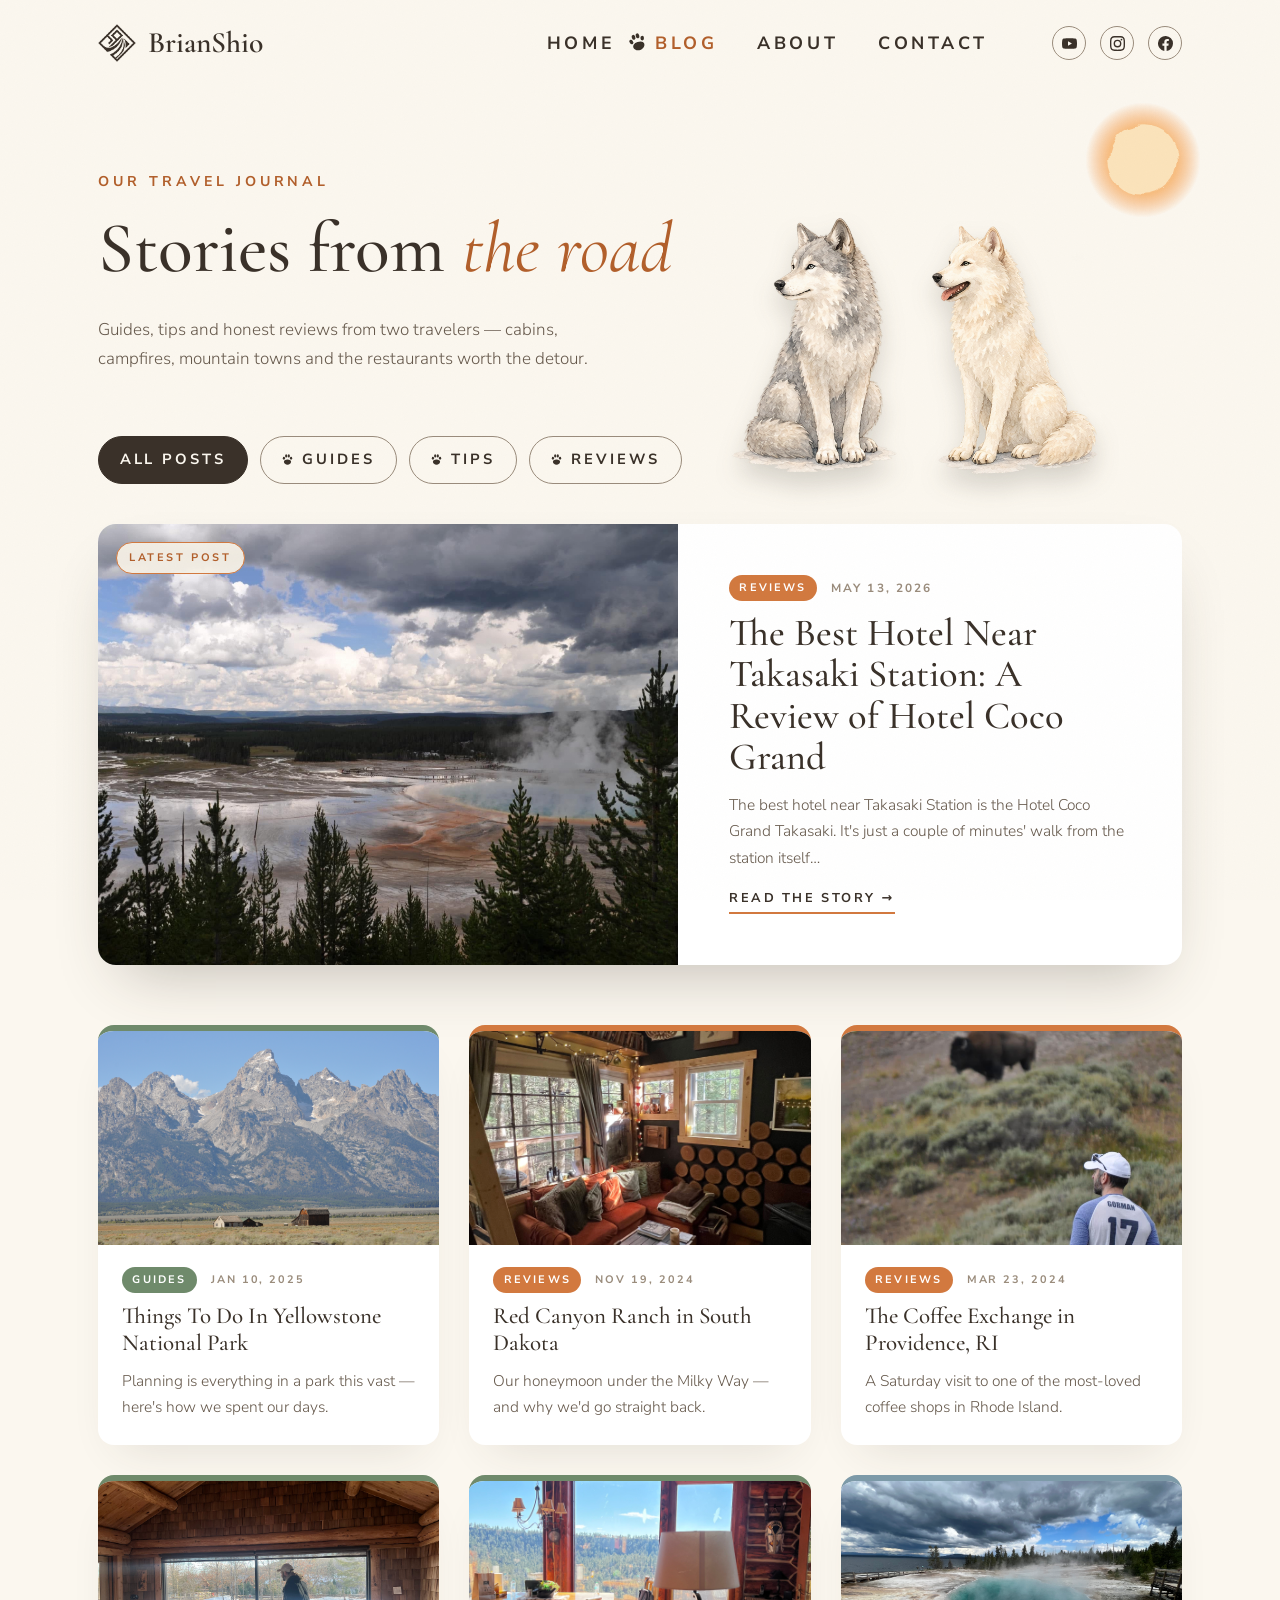
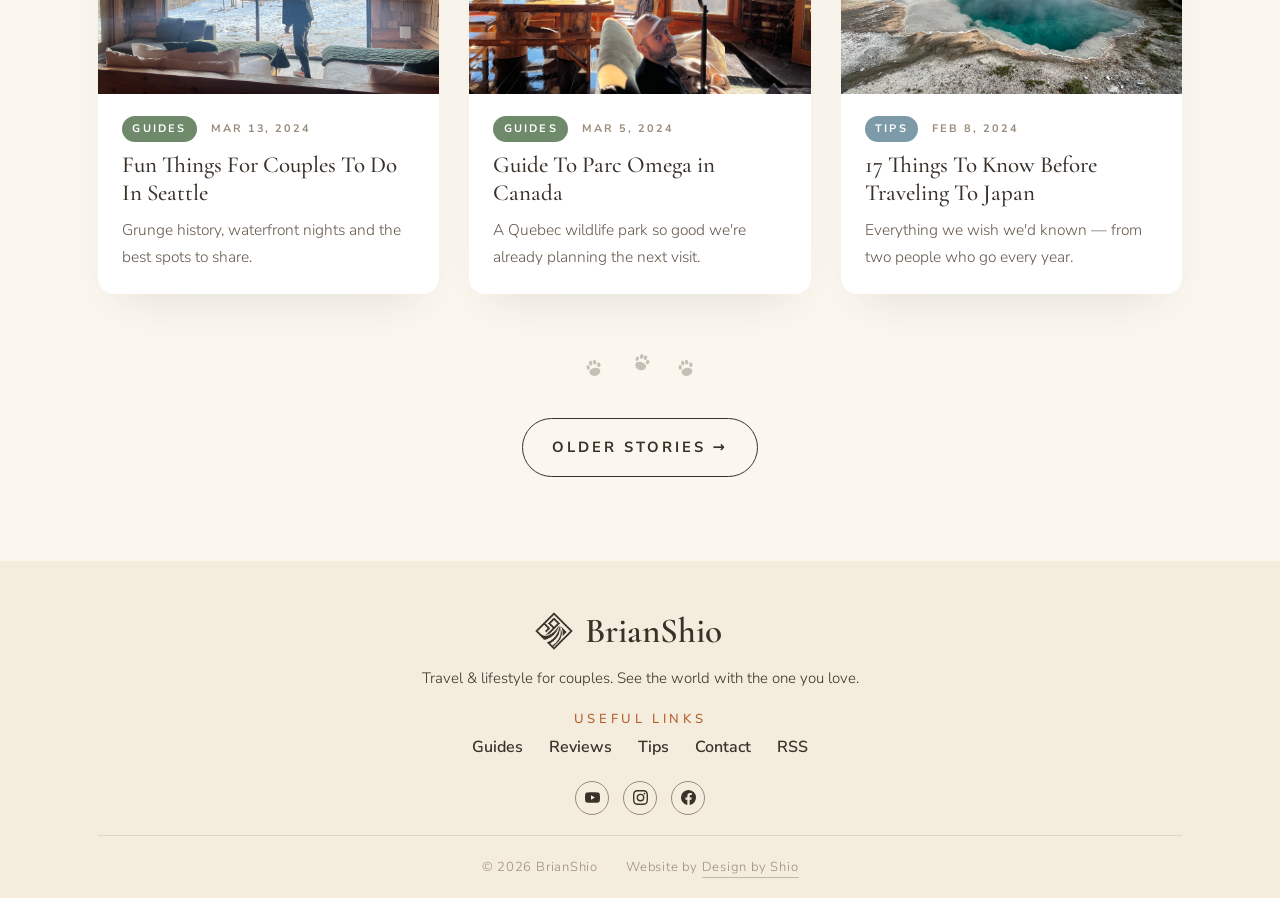
<file: index.html>
<!doctype html>
<html >
<head>
<meta charset="utf-8">
<meta name="viewport" content="width=device-width, initial-scale=1">
<link rel="preconnect" href="https://fonts.googleapis.com">
<link rel="preconnect" href="https://fonts.gstatic.com" crossorigin>
<link href="https://fonts.googleapis.com/css2?family=Cormorant+Garamond:ital,wght@0,400;0,500;0,600;1,400;1,500&family=Nunito+Sans:ital,wght@0,300;0,400;0,600;0,700;1,300&display=swap" rel="stylesheet">
<style>
/* =========================================================
   BrianShio — storybook meadow edition
   flat, soft-textured illustration: cream sky, sage forest,
   sand road, one cabin, deer / bear / a few wolves, leaves
   ========================================================= */
:root{
  --paper:#fbf7ef; --paper-2:#f4ecdd; --paper-3:#eadfca;
  --ink:#3a3129; --ink-soft:#66594c; --ink-mute:#9a8c7c;
  --accent:#d2793f; --accent-d:#b25f2b; --glow:#f6c76b; --sun:#e9b453;
  --sage-1:#c3cfbc; --sage-2:#a9bba3; --sage-3:#9fb39a; --sage-4:#7e9779; --sage-5:#5f7a5c; --sage-6:#4e6a4f;
  --sand:#e6d9c3; --sand-d:#d8c8ad; --meadow:#dfe3cf; --meadow-2:#ece5d2;
  --deer:#b98a5a; --deer-d:#8a6440; --deer-l:#dcc09a;
  --wood:#a3764f; --wood-d:#6e4c33; --cloud:#e6e1d5;
  --blush:#f3cdb3; --lav:#dcd6e8;
  --shadow:rgba(58,49,41,.14);
  --serif:"Cormorant Garamond","Times New Roman",serif; --sans:"Nunito Sans",system-ui,-apple-system,sans-serif; --max:1180px;
}
*{box-sizing:border-box}
html{scroll-behavior:smooth;-webkit-text-size-adjust:100%;text-size-adjust:100%}
body{margin:0;background:var(--paper);color:var(--ink);font-family:var(--sans);font-weight:300;font-size:17px;line-height:1.7;overflow-x:hidden}
h1,h2,h3,h4{font-family:var(--serif);font-weight:500;line-height:1.08;margin:0 0 .4em}
h1{font-size:clamp(2.8rem,6.4vw,5.6rem)} h2{font-size:clamp(2rem,4.2vw,3.4rem)} h3{font-size:clamp(1.4rem,2.4vw,1.9rem)}
p{margin:0 0 1.1em} a{color:inherit;text-decoration:none}
.wrap{max-width:var(--max);margin:0 auto;padding:0 clamp(20px,4vw,48px)}
.eyebrow{font-size:.76rem;letter-spacing:.28em;text-transform:uppercase;color:var(--accent-d);font-weight:700;margin-bottom:1.1em}
.btn{display:inline-flex;align-items:center;gap:.6em;font-size:.92rem;letter-spacing:.2em;text-transform:uppercase;font-weight:700;padding:1.1em 2em;border-radius:999px;color:#fff;background:var(--accent);box-shadow:0 14px 30px -10px var(--accent-d);transition:transform .35s,background .35s}
.btn:hover{background:var(--accent-d);transform:translateY(-3px) scale(1.03)}
.btn.ghost{background:transparent;color:var(--ink);border:1px solid var(--ink);box-shadow:none}
.btn.ghost:hover{background:var(--ink);color:var(--paper)}
.btn .paw{width:15px;height:15px}.btn .paw path,.btn .paw ellipse{fill:currentColor}
.btn.wiggle{animation:wiggle 3.2s ease-in-out infinite}.btn.wiggle:hover{animation:none}
@keyframes wiggle{0%,80%,100%{transform:rotate(0) translateY(0)}84%{transform:rotate(-2.5deg) translateY(-2px)}88%{transform:rotate(2.5deg) translateY(-2px)}92%{transform:rotate(-1.5deg) translateY(-1px)}96%{transform:rotate(1.5deg)}}
.link{font-size:.8rem;letter-spacing:.2em;text-transform:uppercase;font-weight:700;border-bottom:2px solid var(--accent);padding-bottom:.2em}.link:hover{color:var(--accent-d)}
.grain{position:fixed;inset:0;pointer-events:none;z-index:50;opacity:.4;mix-blend-mode:multiply;background-image:url("data:image/svg+xml;utf8,<svg xmlns='http://www.w3.org/2000/svg' width='300' height='300'><filter id='n'><feTurbulence type='fractalNoise' baseFrequency='.9' numOctaves='2' stitchTiles='stitch'/><feColorMatrix values='0 0 0 0 .55 0 0 0 0 .5 0 0 0 0 .42 0 0 0 .07 0'/></filter><rect width='100%' height='100%' filter='url(%23n)'/></svg>")}

/* nav */
.nav{position:fixed;top:0;left:0;right:0;z-index:40;padding:18px 0;transition:.4s}
.nav.scrolled{background:rgba(246,241,230,.92);backdrop-filter:blur(8px);box-shadow:0 8px 30px var(--shadow);padding:10px 0}
.nav .wrap{display:flex;align-items:center;justify-content:space-between;gap:24px}
.logo{display:flex;align-items:center;gap:12px;font-family:var(--serif);font-size:1.85rem;font-weight:600}.logo svg{width:34px;height:34px}
.logo-mark{width:38px;height:38px;object-fit:contain;flex:none}
.menu{display:flex;align-items:center;gap:12px;list-style:none;margin:0 40px 0 auto;padding:0}.menu li{position:relative}
.menu a{font-size:1.11rem;letter-spacing:.2em;text-transform:uppercase;font-weight:700;padding:8px 0;display:inline-block}
.menu > li > a{position:relative;padding-left:28px}
.menu > li > a::before{content:"";position:absolute;left:0;top:calc(50% - 1px);width:21px;height:21px;transform:translate(0,-50%) rotate(-20deg) scale(.7);opacity:0;transition:opacity .35s ease,transform .35s ease,background-color .3s;
  background-color:var(--ink);
  -webkit-mask:url("data:image/svg+xml;utf8,<svg xmlns='http://www.w3.org/2000/svg' viewBox='0 0 40 40'><g fill='black'><path d='M20 36c-6 0-11-4-11-9 0-4 4-7 11-7s11 3 11 7c0 5-5 9-11 9z'/><ellipse cx='9' cy='16' rx='3.4' ry='4.6' transform='rotate(-18 9 16)'/><ellipse cx='16' cy='9' rx='3.4' ry='4.8'/><ellipse cx='24' cy='9' rx='3.4' ry='4.8'/><ellipse cx='31' cy='16' rx='3.4' ry='4.6' transform='rotate(18 31 16)'/></g></svg>") center/contain no-repeat;
  mask:url("data:image/svg+xml;utf8,<svg xmlns='http://www.w3.org/2000/svg' viewBox='0 0 40 40'><g fill='black'><path d='M20 36c-6 0-11-4-11-9 0-4 4-7 11-7s11 3 11 7c0 5-5 9-11 9z'/><ellipse cx='9' cy='16' rx='3.4' ry='4.6' transform='rotate(-18 9 16)'/><ellipse cx='16' cy='9' rx='3.4' ry='4.8'/><ellipse cx='24' cy='9' rx='3.4' ry='4.8'/><ellipse cx='31' cy='16' rx='3.4' ry='4.6' transform='rotate(18 31 16)'/></g></svg>") center/contain no-repeat}
.menu > li > a:hover::before,.menu > li > a.active::before{opacity:1;transform:translate(0,-50%) rotate(-20deg) scale(1)}
.menu > li > a:hover::before{background-color:var(--accent)}
.menu > li > a.active{color:var(--accent-d)}
.menu .sub{position:absolute;left:0;top:100%;background:var(--paper);border:1px solid var(--paper-3);box-shadow:0 12px 30px var(--shadow);padding:12px 24px 12px 14px;list-style:none;margin:0;min-width:0;width:max-content;opacity:0;transform:translateY(8px);pointer-events:none;transition:.3s}
.menu li:hover .sub{opacity:1;transform:none;pointer-events:auto}.menu .sub a{font-weight:600;letter-spacing:.14em;padding:6px 0;transition:color .25s}
.menu .sub a:hover{color:var(--accent)}
.social{display:flex;gap:14px}.social a{width:34px;height:34px;border:1px solid var(--ink-mute);border-radius:50%;display:grid;place-items:center;transition:.3s}
.social a:hover{background:var(--accent);color:#fff;border-color:var(--accent)}.social svg{width:15px;height:15px;fill:currentColor}
.burger{display:none;background:none;border:0;cursor:pointer;padding:6px}.burger span{display:block;width:26px;height:2px;background:var(--ink);margin:6px 0}
@media (max-width:840px){.menu,.social{display:none}.burger{display:block}
  .nav.open .menu{display:flex;flex-direction:column;align-items:center;position:absolute;top:100%;left:auto;right:0;width:40vw;margin:0;background:var(--paper);padding:24px;gap:18px;box-shadow:0 20px 40px var(--shadow)}
  .nav.open .menu > li{width:9.5em}
  .nav.open .menu .sub{position:static;opacity:1;transform:none;pointer-events:auto;box-shadow:none;border:0;border-left:1px solid var(--ink-mute);margin-left:30px;padding:6px 0 0 14px}
  .nav.open::before{content:"";position:fixed;inset:0;background:rgba(0,0,0,.35);z-index:-1}
  .nav.open.scrolled{backdrop-filter:none;-webkit-backdrop-filter:none;transition:none}}

/* common */
section{position:relative}
.reveal{opacity:0;transform:translateY(28px)}
.print{opacity:0;transform-box:fill-box;transform-origin:center}
.scene{position:absolute;left:0;right:0;bottom:0;pointer-events:none;overflow:visible}
.scene svg.layer,.ground svg.layer,.trail svg.layer,.pair svg.layer,.valley svg.layer,.hills svg.layer{position:absolute;inset:0;width:100%;height:100%;overflow:visible}
.tree{transform-box:fill-box;transform-origin:50% 100%;animation:treesway 4.2s ease-in-out infinite}.tree:nth-child(even){animation-duration:5s}
@keyframes treesway{0%,100%{transform:rotate(-3deg) skewX(-3deg)}50%{transform:rotate(3deg) skewX(3deg)}}
.plant{transform-box:fill-box;transform-origin:50% 100%;animation:plantsway 3.6s ease-in-out infinite}.plant:nth-child(3n){animation-duration:4.4s}
@keyframes plantsway{0%,100%{transform:rotate(-4deg)}50%{transform:rotate(4deg)}}
.cloud{position:absolute;pointer-events:none;animation:drift linear infinite}
@keyframes drift{0%{transform:translateX(-12vw)}100%{transform:translateX(112vw)}}
@keyframes cloudfloat{0%,100%{transform:translateX(-1.5vw)}50%{transform:translateX(2.5vw)}}
.birds{position:absolute;pointer-events:none;overflow:visible}.bird{transform-box:fill-box;transform-origin:center}
.bird path{transform-box:fill-box;transform-origin:center}
.bird .wingL{animation:wingL .8s ease-in-out infinite;transform-box:fill-box;transform-origin:92% 88%}
.bird .wingR{animation:wingR .8s ease-in-out infinite;transform-box:fill-box;transform-origin:8% 88%}
@keyframes wingL{0%,100%{transform:rotate(16deg)}50%{transform:rotate(-24deg)}}
@keyframes wingR{0%,100%{transform:rotate(-16deg)}50%{transform:rotate(24deg)}}
@keyframes flap{0%,100%{transform:scaleY(1)}50%{transform:scaleY(.25)}}
.smoke circle{animation:puff 4.5s linear infinite;transform-box:fill-box;transform-origin:center}
#meadowScene .smoke{fill:#cdc6ba}   /* Why travel? meadow: greyer smoke so it reads against the pale sky */.smoke circle:nth-child(2){animation-delay:-1.5s}.smoke circle:nth-child(3){animation-delay:-3s}
@keyframes puff{0%{transform:translate(0,0) scale(.5);opacity:0}15%{opacity:.9}60%{opacity:.6}100%{transform:translate(18px,-70px) scale(1.9);opacity:0}}
.glow{animation:flicker 2.6s ease-in-out infinite}@keyframes flicker{0%,100%{opacity:.85}40%{opacity:1}60%{opacity:.75}}
.leaf-fall{position:absolute;inset:0;pointer-events:none;overflow:hidden}
#heroLeaves{bottom:14px;-webkit-mask-image:linear-gradient(180deg,#000 88%,transparent 100%);mask-image:linear-gradient(180deg,#000 88%,transparent 100%)}
.leaf-fall svg{position:absolute;top:-8vh;width:18px;animation:leaffall linear infinite;opacity:.85}
@keyframes leaffall{0%{transform:translate(0,0) rotate(0)}100%{transform:translate(var(--dx,40px),110vh) rotate(540deg)}}
/* animals drawn in SVG */
.animal{position:absolute;overflow:visible;will-change:transform}
.animal .legF,.animal .legB,.animal .legF2,.animal .legB2{transform-box:fill-box;transform-origin:50% 4%}
.animal .legF{animation:swingA .8s ease-in-out infinite}.animal .legB{animation:swingB .8s ease-in-out infinite}
.animal .legF2{animation:swingB .8s ease-in-out infinite}.animal .legB2{animation:swingA .8s ease-in-out infinite}
.animal .body{transform-box:fill-box;transform-origin:center;animation:bob .4s ease-in-out infinite}
.animal .tail{transform-box:fill-box;transform-origin:95% 15%;animation:wag 1.2s ease-in-out infinite}
.animal .head{transform-box:fill-box;transform-origin:10% 90%;animation:nod .8s ease-in-out infinite}
.animal *{animation-play-state:var(--walk,paused)}
.animal.always *{animation-play-state:running}
.animal.still .legF,.animal.still .legB,.animal.still .legF2,.animal.still .legB2,.animal.still .body,.animal.still .tail{animation:none}
.animal.still .head{animation-play-state:running}
.animal .fur{opacity:.55}.animal .wash{filter:url(#wc)}.animal .wash2{filter:url(#wc2)}
.shadow{opacity:.18}
@keyframes swingA{0%{transform:rotate(-18deg)}50%{transform:rotate(18deg)}100%{transform:rotate(-18deg)}}
@keyframes swingB{0%{transform:rotate(18deg)}50%{transform:rotate(-18deg)}100%{transform:rotate(18deg)}}
@keyframes bob{0%,100%{transform:translateY(0)}50%{transform:translateY(-2px)}}
@keyframes wag{0%,100%{transform:rotate(-5deg)}50%{transform:rotate(6deg)}}
@keyframes nod{0%,100%{transform:rotate(0)}50%{transform:rotate(2.5deg)}}
/* river */
.riverflow path{animation:flowdash 7s linear infinite}
.riverflow path:nth-child(2){animation-duration:9.5s}
@keyframes flowdash{to{stroke-dashoffset:-162}}
/* bunnies & small critters */
.bunny,.critter{position:absolute;pointer-events:none}
.bunny svg,.critter svg{width:100%;display:block;overflow:visible}
.bunny svg{transform-origin:50% 100%;animation:bunnybreathe 3.4s ease-in-out infinite}
@keyframes bunnybreathe{0%,100%{transform:scaleY(1)}50%{transform:scaleY(1.035)}}
.bunny .ear{transform-box:fill-box;transform-origin:50% 95%;animation:eartwitch 4.6s ease-in-out infinite}
.bunny .ear2{animation-delay:.18s}
@keyframes eartwitch{0%,84%,100%{transform:rotate(0)}88%{transform:rotate(-9deg)}93%{transform:rotate(4deg)}}
.bunny.sniffer svg{animation:bunnysniff 6s ease-in-out infinite}
@keyframes bunnysniff{0%,42%,100%{transform:rotate(0) translateY(0)}52%{transform:rotate(11deg) translateY(2px)}60%{transform:rotate(8deg) translateY(1px)}70%{transform:rotate(12deg) translateY(2px)}82%{transform:rotate(0) translateY(0)}}
.squirrel svg{transform-origin:50% 100%;animation:nibble 4.2s ease-in-out infinite}
@keyframes nibble{0%,68%,100%{transform:scaleY(1)}76%{transform:scaleY(.955)}82%{transform:scaleY(1)}88%{transform:scaleY(.965)}}
.squirrel .tail{transform-box:fill-box;transform-origin:12% 88%;animation:tailsway 3s ease-in-out infinite}
@keyframes tailsway{0%,100%{transform:rotate(0)}50%{transform:rotate(-8deg)}}
.birdie svg{transform-origin:62% 92%;animation:peck 3.8s ease-in-out infinite}
@keyframes peck{0%,58%,100%{transform:rotate(0)}68%{transform:rotate(16deg)}76%{transform:rotate(3deg)}84%{transform:rotate(14deg)}}
/* deer */
.deer .legF,.deer .legB,.deer .legF2,.deer .legB2{animation-duration:.7s}
.deer .head{transform-origin:40% 95%;animation:graze 5s ease-in-out infinite}
@keyframes graze{0%,70%,100%{transform:rotate(0)}80%,90%{transform:rotate(14deg)}}
/* photo wolves (from the painting) */
.wolf-box{position:absolute;bottom:0;will-change:transform;line-height:0}
.wolf{display:block;height:var(--h,300px);width:auto;object-fit:contain;filter:drop-shadow(0 18px 14px rgba(58,49,41,.18))}
.wolf.hop{animation:hop .55s ease-in-out infinite;animation-play-state:var(--walk,paused);transform-origin:50% 100%}
.wolf.breathe{animation:breathe 3.6s ease-in-out infinite;transform-origin:50% 100%}
@keyframes hop{0%,100%{transform:scaleX(var(--dir,1)) translateY(0) rotate(0)}50%{transform:scaleX(var(--dir,1)) translateY(-6px) rotate(calc(-1.5deg * var(--dir,1)))}}
@keyframes breathe{0%,100%{transform:scaleX(var(--dir,1)) scaleY(1)}50%{transform:scaleX(var(--dir,1)) scaleY(1.015)}}
.walker{position:absolute;left:0;top:0;width:0;height:0;z-index:4;will-change:transform}
#walker{z-index:5}#walker2{z-index:3}
.walker>*{position:absolute!important;bottom:0;left:0;transform:translateX(-50%)}
/* couples: once the pair meets, legs stop and only the necks sway (random rhythm per deer) */
.pl .head,.pr .head{transform-box:fill-box;transform-origin:80% 85%}
.pl.met .legF,.pl.met .legB,.pl.met .legF2,.pl.met .legB2,.pr.met .legF,.pr.met .legB,.pr.met .legF2,.pr.met .legB2,.pl.met .body,.pr.met .body,.pl.met .tail,.pr.met .tail{animation:none!important}
.pl.met .head,.pr.met .head{animation:headSway var(--nodDur,3.2s) ease-in-out var(--nodDelay,0s) infinite;animation-play-state:running!important}
@keyframes headSway{0%,100%{transform:rotate(0)}25%{transform:rotate(-5deg)}55%{transform:rotate(3deg)}75%{transform:rotate(-2deg)}}
.photo{position:relative;overflow:hidden;border-radius:14px;box-shadow:0 34px 70px -26px rgba(58,49,41,.38),0 0 0 6px #fff;transform-style:preserve-3d}
.photo svg{position:absolute;inset:0;width:100%;height:100%}

/* hero */
.hero{min-height:100vh;display:flex;align-items:flex-start;overflow:clip;overflow-clip-margin:10px;z-index:1;background:linear-gradient(180deg,#e8f1f5 0%,var(--paper) 62%)}
.bloom{position:absolute;border-radius:50%;filter:blur(46px);opacity:.7;pointer-events:none}
.hero .wrap{position:relative;z-index:3;width:100%;display:grid;grid-template-columns:5.2fr 4.8fr;gap:clamp(28px,5vw,70px);align-items:start;padding-top:128px;padding-bottom:calc(36vh + 10px)}
.hero-copy{max-width:660px;position:relative}.hero-copy>*{position:relative;z-index:1}
#heroSun{position:absolute;right:0;top:-8%;width:min(150px,15vw);z-index:0!important;overflow:visible}
.hero h1 .ital{font-style:italic;font-weight:400;color:var(--accent-d)}
.hero .lead{font-size:1.375rem;max-width:540px}
.hero .eyebrow{font-size:.885rem}
.hero .cta{display:flex;gap:16px;flex-wrap:wrap;margin-top:1.6em}
.hero .photo-col{position:relative;justify-self:end;width:100%;max-width:560px;margin-top:10px}
.hero .photo-col .photo{aspect-ratio:16/10;width:100%}
.hero .featured{position:absolute;right:-26px;bottom:-69px;z-index:2;width:155px;height:155px;border-radius:50%;background:rgba(246,241,230,.96);padding:10px 5px 0;display:flex;flex-direction:column;justify-content:center;align-items:center;text-align:center;box-shadow:0 20px 40px -18px var(--shadow)}
.hero .featured .date{font-size:.825rem;letter-spacing:.1em;text-transform:uppercase;color:var(--accent-d);font-weight:700}
.hero .featured{cursor:pointer;border:1px solid var(--accent);transition:transform .35s,box-shadow .35s,background .35s}
.hero .featured:hover{transform:translateY(-4px) scale(1.04);box-shadow:0 26px 46px -16px var(--shadow);background:#fffdf8}
.hero .featured .read{color:var(--accent);font-weight:700;font-size:.9rem;margin-top:.25em}
.hero .featured h3{font-size:1.08rem;margin:.25em 0 .3em;line-height:1.2}.hero .featured p{font-size:.9rem;margin:0;line-height:1.35}
#heroSlides .tiles{position:absolute;inset:0;display:grid;grid-template-columns:repeat(8,1fr);grid-template-rows:repeat(5,1fr);pointer-events:none}
#heroSlides .tiles div{opacity:0;background-repeat:no-repeat}
#heroSlides .tiles div.on{animation:tileIn .55s ease forwards}
@keyframes tileIn{0%{opacity:0;filter:brightness(1.9)}45%{opacity:1;filter:brightness(1.45)}100%{opacity:1;filter:brightness(1)}}
.hero .sky{position:absolute;inset:0;z-index:0;pointer-events:none}
.hero .ground{position:absolute;left:0;right:0;bottom:0;height:36vh;min-height:260px;z-index:2;pointer-events:none;overflow:clip;overflow-clip-margin:10px}
.hero .ground .front{z-index:6}
.hero .cabin{position:absolute;left:4%;bottom:15vh;width:clamp(220px,22vw,340px);z-index:3;pointer-events:none}
.hero .deer-fg{position:absolute;right:6%;bottom:1vh;width:clamp(120px,12vw,180px);z-index:7;pointer-events:none}
@media (max-width:840px){.hero .wrap{grid-template-columns:1fr;padding-top:96px;padding-bottom:calc(40vh + 24px);gap:22px}
  .hero .photo-col{width:100%;margin-top:0}.hero .featured{left:8px;bottom:-52px;max-width:230px;padding:12px 14px}.hero .featured p{display:none}
  #heroSun{right:0;top:-10px;width:90px}.hero .cabin{left:2%;bottom:16vh;width:170px}.hero .deer-fg{width:130px;right:3%}}

/* why — deer meadow */
.why{padding:clamp(90px,12vw,160px) 0 0;overflow:hidden}
.why .clouds{position:absolute;inset:0;pointer-events:none;z-index:0}
.why .wrap{position:relative;z-index:1}
.why .eyebrow{font-size:.885rem}
.why blockquote .br-m{display:none}
.why .grid{display:grid;grid-template-columns:.95fr 1.05fr;gap:clamp(30px,6vw,80px);align-items:end}
.why blockquote{font-family:var(--serif);font-size:clamp(1.7rem,3.1vw,2.5rem);font-style:italic;font-weight:400;line-height:1.3;margin:0 0 1.2em}
.why .authors{font-size:12px;letter-spacing:.1em;text-transform:uppercase;font-weight:700;position:relative}
.why .authors .avatar{position:absolute;right:0;top:calc(50% + 20px);transform:translateY(-90%);width:143px;height:143px;border-radius:50%;overflow:hidden;display:block;border:2px solid var(--accent);box-shadow:0 12px 26px -12px var(--shadow)}
.why .authors .avatar img{width:100%;height:100%;object-fit:cover;object-position:50% 82%;transform:scale(1.12) translateX(7px);transform-origin:50% 82%;display:block}.why .authors small{display:block;font-size:12px;letter-spacing:.06em;color:var(--ink-mute);font-weight:600;margin-top:.3em}
.why ul{list-style:none;padding:0;margin:1.2em 0 1.6em;display:grid;grid-template-columns:minmax(0,1fr) minmax(0,1fr);gap:.5em 1.5em}
.why li{display:flex;align-items:center;gap:.6em;font-weight:600}.why li svg{width:18px;height:18px;flex:none}.why .copy{padding-bottom:clamp(60px,8vw,120px)}
.meadow-scene{position:relative;top:-145px;height:clamp(380px,46vw,560px)}
.meadow-scene svg.layer{position:absolute;inset:0;width:100%;height:100%;overflow:visible}
@media (max-width:840px){.why .grid{grid-template-columns:minmax(0,1fr)}.meadow-scene{height:400px}}

/* pillars */
.pillars{padding:clamp(0px,.9vw,14px) 0 clamp(40px,8vw,80px)}
.pillars .cards{display:grid;grid-template-columns:repeat(3,1fr);gap:clamp(18px,3vw,36px);perspective:1200px}
.card{background:#fff;padding:clamp(28px,3vw,42px);border-radius:16px;position:relative;box-shadow:0 26px 50px -24px var(--shadow);transform-style:preserve-3d;transition:box-shadow .5s;border-top:6px solid var(--c,var(--accent))}
.card:hover{box-shadow:0 40px 70px -24px rgba(58,49,41,.3)}
.card .ico{width:66px;height:66px;margin-bottom:1.1em;transform:translateZ(30px)}
.card h3{transform:translateZ(24px)}.card p{font-size:15px;transform:translateZ(14px);min-height:6.5em}.card .link{transform:translateZ(20px);display:inline-block}
@media (max-width:840px){.pillars .cards{grid-template-columns:1fr}}

/* plains — hills at golden hour, bison far away */
.plains{padding:clamp(100px,14vw,200px) 0 0;min-height:calc(100vh + 140px);background:linear-gradient(180deg,var(--paper) 0%,#f6e3cf 55%,#f9e6d2 75%,var(--paper) 100%);overflow:hidden}
.plains .wrap{position:relative;z-index:2}
.plains blockquote{font-family:var(--serif);font-size:clamp(1.5rem,2.6vw,2.2rem);font-style:italic;font-weight:400;line-height:1.4;max-width:820px;margin:0 auto 1.2em;text-align:center}
.plains cite{display:block;text-align:center;font-style:normal;font-size:12px;letter-spacing:.1em;text-transform:uppercase;color:var(--ink-mute);font-weight:700}
.plains .next .eyebrow{font-size:12px;letter-spacing:.1em;margin-bottom:20px}
.next{margin:calc(clamp(60px,8vw,110px) - 10px) auto 0;text-align:center}
.next .big{font-family:var(--serif);font-size:clamp(4rem,12vw,10rem);font-weight:500;line-height:.9;margin-top:-40px}
.next .big .sun{display:inline-block;width:.18em;height:.18em;border-radius:50%;background:#d8452e;vertical-align:.55em;margin-left:.12em}
.plains .hills{position:absolute;left:0;right:0;bottom:0;height:42vh;z-index:1;pointer-events:none}
.plains .herd{position:absolute;left:0;right:0;bottom:0;height:30vh;z-index:1;pointer-events:none}
.plains .bison-walk{position:absolute;left:0;bottom:0;width:100%;height:100%;pointer-events:none}
.plains .walker1{animation:crossR 90s linear infinite}
.plains .walker2{animation:crossR 62s linear infinite;animation-delay:-25s}
@keyframes crossR{from{transform:translateX(-18vw)}to{transform:translateX(112vw)}}
.plains .b1 .head{animation-duration:3.4s}
.plains .b2 .head{animation:graze 6.5s ease-in-out infinite}
.plains .b3 .head{animation-duration:4.6s;animation-delay:-1.6s;transform-origin:50% 85%}
.plains .baby .head{animation:graze 4.2s ease-in-out infinite;animation-delay:-2s}
.plains .sun-big{position:absolute;right:10%;top:22%;width:min(220px,24vw);z-index:0}

/* trust — the wolf pack crosses */
.trust{padding:140px 0 clamp(100px,12vw,160px)}
.trust .side-wolf{position:absolute;bottom:40px;width:clamp(150px,15vw,230px);height:auto;pointer-events:none;z-index:1}
.trust .side-wolf.l{left:5%;transform:scaleX(-1)}.trust .side-wolf.r{right:5%}
@media (max-width:1000px){.trust .side-wolf{display:none}}
.trust .wrap{position:relative;z-index:2;max-width:760px;text-align:center}.trust p{font-size:17px}
.trust .eyebrow,.gallery .eyebrow,.couples .eyebrow,.family .eyebrow{font-size:.885rem}
.gallery header .link{font-size:17px}
.trust .trail{position:absolute;left:0;right:0;bottom:0;height:150px;z-index:0;pointer-events:none}
.trust .pack{position:absolute;left:0;right:0;bottom:0;height:100%}
.trust .pack .wolf{--h:clamp(120px,19vh,220px)}.trust .pack .pup .wolf{--h:clamp(70px,11vh,125px)}
@media (max-width:840px){.trust .trail{height:200px}}

/* gallery */
.gallery{padding:calc(clamp(80px,10vw,140px) - 20px) 0 clamp(100px,15vw,200px);background:linear-gradient(180deg,var(--paper),var(--paper-2));overflow:hidden}
.gallery header{display:flex;align-items:flex-end;justify-content:space-between;gap:24px;margin-bottom:2.4rem}
.masonry{display:grid;grid-template-columns:repeat(8,1fr);grid-auto-rows:80px;gap:7px;grid-auto-flow:dense}
.ph{position:relative;overflow:hidden;border-radius:10px;background:var(--paper-3);box-shadow:0 18px 40px -18px var(--shadow);transform-style:preserve-3d}
.ph svg,.ph img{position:absolute;inset:0;width:100%;height:100%}.ph img{object-fit:cover}
.ph span{position:absolute;left:14px;bottom:10px;font-size:.66rem;letter-spacing:.24em;text-transform:uppercase;color:#fff;font-weight:700;text-shadow:0 1px 4px rgba(0,0,0,.3)}
.ph.tall{grid-row:span 2}.ph.wide{grid-column:span 2}.ph.big,.ph.sq{grid-column:span 2;grid-row:span 2}
.gal-sub{display:grid;grid-template-columns:260fr 180fr 228fr;grid-template-rows:300fr 208fr;gap:7px;min-height:0}
.gal-sub .ph{min-height:0}
@media (max-width:540px){.gal-sub{grid-column:span 2;grid-row:span 4}}
@media (max-width:540px){.masonry{grid-template-columns:repeat(2,1fr);grid-auto-rows:130px}}
@media (max-width:840px){.gallery header{flex-direction:column;align-items:flex-start}}
.gallery .trail{position:absolute;left:0;right:0;bottom:60px;height:260px;z-index:2;pointer-events:none}   /* 60px clear of the section edge */
@media (max-width:840px){.gallery .trail{height:190px}}
.gallery .foliage{position:absolute;left:0;bottom:0;width:clamp(200px,24vw,360px);pointer-events:none;z-index:2}

/* couples — two deer meet on the hill */
.couples{padding:clamp(100px,12vw,180px) 0 clamp(200px,26vw,340px)}
.couples .grid{display:grid;grid-template-columns:1fr 1fr;gap:clamp(30px,6vw,90px);align-items:center;position:relative;z-index:3}
.couples .photo{aspect-ratio:4/5;width:90%;justify-self:center}   /* frame fills the column; the photo is shown larger inside it, overflow simply hidden (file untouched) */
.couples .pair{position:absolute;left:0;right:0;bottom:-20px;height:clamp(240px,32vw,380px);z-index:2;pointer-events:none}
.couples .heart{position:absolute;left:50%;bottom:calc(100% - 60px);width:36px;transform:translateX(-50%) scale(0);opacity:0}
@media (max-width:840px){.couples .grid{grid-template-columns:1fr}}

/* family — deer family walks into the hills */
.family{padding:clamp(80px,10vw,140px) 0 clamp(220px,28vw,360px);overflow:hidden;background:linear-gradient(180deg,var(--paper),#eef2ea 60%,var(--paper))}
.family .wrap{text-align:center;max-width:760px;position:relative;z-index:2}
.family .valley{position:absolute;left:0;right:0;bottom:0;height:clamp(260px,34vw,420px);z-index:1;pointer-events:none}

/* story — dusk over the range */
.story{min-height:120vh;padding:clamp(120px,16vw,220px) 0 clamp(220px,30vw,380px);overflow:hidden;background:linear-gradient(180deg,var(--paper) 0%,var(--lav) 30%,var(--blush) 58%,#f8e3cf 75%,var(--paper) 100%)}
.story .wrap{position:relative;z-index:3;max-width:880px;text-align:center;margin-top:20px}
.story h2{margin-bottom:.4em}.story h2 .ital{font-style:italic;font-weight:400;color:var(--accent-d)}   /* same size as the Trust heading */
.story p{font-size:17px}
.story .layers{position:absolute;inset:0 0 10px 0;z-index:1;pointer-events:none}   /* whole scene sits 10px higher */
.story .layers svg.ridge{position:absolute;left:-5%;width:110%;bottom:0}
.story .layers svg.ridge.l4{bottom:-20px}   /* front snowy divider sits 20px lower */
.story .layer{will-change:transform}
.story .ridgepack{position:absolute;left:0;right:0;bottom:118px;height:clamp(150px,20vw,260px)}
.story .ridgepack .wolf-box{height:100%}.story .ridgepack .wolf{--h:100%;height:100%}
.story .ridgecabin{position:absolute;left:calc(52% - 60px);bottom:100px;width:clamp(275px,34.3vw,480px)}
.story .snow-fall{z-index:2}
.snow-fall{position:absolute;inset:0;pointer-events:none;overflow:hidden}
.snow-fall i{position:absolute;top:-4vh;border-radius:50%;background:#fff;opacity:.8;animation:fall linear infinite}
@keyframes fall{0%{transform:translate(0,0)}100%{transform:translate(var(--dx,20px),108vh)}}
.firefly{position:absolute;width:6px;height:6px;border-radius:50%;background:#ffe9a8;box-shadow:0 0 10px 3px rgba(255,225,150,.6);animation:fly-fire 6s ease-in-out infinite}
@keyframes fly-fire{0%,100%{transform:translate(0,0);opacity:0}20%{opacity:1}50%{transform:translate(var(--fx,20px),var(--fy,-30px));opacity:.9}80%{opacity:1}}

/* footer */
footer{padding:calc(clamp(60px,8vw,100px) - 20px) 0 20px;position:relative;overflow:hidden;background:var(--paper-2)}
/* footer layout B: centered stack — logo, tagline, one line of links, socials, copyright */
footer .grid{display:flex;flex-direction:column;align-items:center;text-align:center;gap:22px;position:relative;z-index:2}
footer .grid>div:first-child{max-width:none;display:flex;flex-direction:column;align-items:center}
footer .grid>div:first-child .logo{font-size:2.2rem;transform:translateX(-12px)}   /* offset the logo image width so the wordmark reads centered */
footer .grid>div:first-child p{margin:.4em auto 0!important;font-size:15px!important;max-width:none!important;white-space:nowrap}
footer h4{font-family:var(--sans);font-size:13px;letter-spacing:.28em;text-transform:uppercase;color:var(--accent-d);margin-bottom:.6em}
footer ul{list-style:none;margin:0;padding:0;display:flex;justify-content:center;gap:6px 26px;flex-wrap:wrap}
footer .social{justify-content:center}
footer .grid>div:nth-child(2){margin-top:-2px}   /* 20px below the tagline (the grid's own 22px gap is absorbed) */
footer .social-block{margin-top:-2px}   /* 20px below the link row (the grid's own 22px gap is absorbed) */footer li{margin:0;font-weight:600;font-size:16px}
footer .copy a{border-bottom:1px solid rgba(58,49,41,.28);padding-bottom:1px;transition:color .25s,border-color .25s}
footer .copy a:hover{color:var(--accent);border-color:var(--accent)}
footer .copy{margin-top:20px;padding-top:20px;border-top:1px solid rgba(58,49,41,.12);font-size:13px;color:var(--ink-mute);letter-spacing:.06em;display:flex;justify-content:center;gap:28px;flex-wrap:wrap;position:relative;z-index:2}
footer .trail{position:absolute;inset:0;z-index:1;pointer-events:none;opacity:.55}
@media (max-width:840px){footer .grid{gap:18px}}
@media (prefers-reduced-motion:reduce){.wolf,.animal *,.bird path,.smoke circle,.glow,.tree,.plant,.cloud,.leaf-fall svg,.firefly{animation:none!important}.reveal{opacity:1;transform:none}.print{opacity:1}}
/* ===== responsive tweaks: 841-950 / 951-1140 (keep at end of stylesheet so they win the cascade) ===== */
@media (min-width:841px) and (max-width:1140px){.why .authors .avatar{right:-72px}}
@media (min-width:951px) and (max-width:1140px){.why .authors .avatar{right:-45px}}
@media (min-width:951px) and (max-width:1140px){.plains .birds{top:calc(10% - 40px)!important}.plains{padding-top:calc(clamp(100px,14vw,200px) + 20px)}}
@media (min-width:1141px){.plains .birds{top:calc(10% - 40px)!important}}
@media (min-width:1141px){.plains .baby{left:calc(27% + 40px)!important}}
@media (min-width:951px) and (max-width:1140px){.plains .baby{left:calc(27% + 40px)!important}}
@media (min-width:841px) and (max-width:950px){.plains .baby{left:calc(27% + 80px)!important}}
@media (min-width:541px) and (max-width:840px){.plains .baby{left:calc(27% + 60px)!important}}
@media (min-width:541px) and (max-width:840px){.couples .photo{width:calc(64.8% + 20px);justify-self:center;aspect-ratio:auto;height:0;padding-top:calc(81% - 60px)}}
@media (min-width:541px) and (max-width:840px){.couples .grid>div:nth-child(2){text-align:center}.couples .grid>div:nth-child(2) p:first-of-type{max-width:80%;margin-left:auto;margin-right:auto}}
@media (min-width:1141px){.story .birds{top:calc(12% + 30px)!important}.story{padding-top:calc(clamp(120px,16vw,220px) + 70px)}}
@media (min-width:841px) and (max-width:950px){.plains .birds{top:calc(10% - 30px)!important}.plains{padding-top:calc(clamp(100px,14vw,200px) + 60px)}}
@media (min-width:951px) and (max-width:1140px){.story .birds{top:12%!important}.story{padding-top:calc(clamp(120px,16vw,220px) + 40px)}}
@media (min-width:320px) and (max-width:1140px){.family .valley .grass-br{display:none}}
@media (min-width:541px) and (max-width:840px){.family{padding-top:calc(clamp(80px,10vw,140px) + 20px);padding-bottom:calc(clamp(220px,28vw,360px) + 40px)}}
@media (min-width:541px) and (max-width:840px){.story{padding-top:calc(clamp(120px,16vw,220px) + 90px)}}
@media (min-width:541px) and (max-width:840px){footer .trail{transform:translateY(-10px)}}
@media (min-width:320px) and (max-width:840px){footer .social{display:flex}}
/* 320-540px (スマホ) */
html,body{overflow-x:clip}
@media (min-width:951px) and (max-width:1140px){.trust .side-wolf{bottom:0;display:block}.trust .side-wolf.l{left:calc(5% + 40px)}.trust .side-wolf.r{right:calc(5% + 40px)}}
@media (min-width:841px) and (max-width:950px){.trust .side-wolf{bottom:0;display:block}.trust .side-wolf.l{left:calc(5% + 40px)}.trust .side-wolf.r{right:calc(5% + 40px)}}
@media (min-width:541px) and (max-width:840px){.trust .side-wolf{bottom:0;display:block}.trust .side-wolf.l{left:calc(5% - 20px)}.trust .side-wolf.r{right:calc(5% - 20px)}}@media (min-width:841px) and (max-width:950px){.hero .photo-col{width:110%;margin-top:30px}}
@media (min-width:841px) and (max-width:950px){.story .birds{top:calc(12% - 20px)!important}.story{padding-top:calc(clamp(120px,16vw,220px) + 40px)}}
/* 541-840px (iPad縦・大きめスマホ横) */
@media (min-width:541px) and (max-width:840px){.why .copy p:first-of-type{max-width:85%}.hero .photo-col{justify-self:start;margin-top:20px}.hero .featured{left:auto;right:max(-26px,calc(10px - clamp(20px,4vw,48px)));bottom:-69px;max-width:none;padding:10px 5px 0}.hero .featured p{display:block}}
@media (min-width:541px) and (max-width:840px){.why .authors .avatar{right:100px;top:calc(50% - 60px);transform:translateY(-55%)}}
@media (min-width:541px) and (max-width:840px){.meadow-scene{width:90%;margin-left:auto;margin-right:auto}}
@media (min-width:541px) and (max-width:840px){.meadow-scene .bunny:not(.sniffer){bottom:calc(26% - 60px)!important}}
@media (min-width:541px) and (max-width:840px){.meadow-scene .bush-br{transform:translate(-10px,10px);clip-path:polygon(0 0,100% 0,100% 94.5%,90% 97%,80% 94.5%,70% 97%,60% 95%,50% 97%,40% 94.5%,30% 97%,20% 95%,10% 97%,0 95%)}}
@media (min-width:541px) and (max-width:840px){.meadow-scene .birdie{left:calc(44% + 10px)!important}}
@media (min-width:541px) and (max-width:840px){.card p{font-size:17px}.card .link{font-size:.9rem}.pillars{margin-top:-60px;position:relative;z-index:2}}
@media (min-width:541px) and (max-width:840px){.plains .birds{top:calc(10% - 20px)!important}.plains{padding-top:calc(clamp(100px,14vw,200px) + 80px)}.plains blockquote{font-size:24.5px}.next .big{font-size:calc(clamp(4rem,12vw,10rem) + 2px)}}
@media (min-width:841px) and (max-width:950px){.gallery .trail{bottom:40px}}
@media (min-width:541px) and (max-width:840px){.gallery .trail{bottom:60px}.gallery{padding-bottom:calc(clamp(100px,15vw,200px) + 60px)}}
@media (min-width:841px) and (max-width:950px){.couples .photo{aspect-ratio:auto;height:0;padding-top:calc(112.5% + 100px)}.couples .photo img{object-position:50% 50%!important}}
/* 441-540px: 大きめスマホ (initially same as 320-440) */
@media (min-width:441px) and (max-width:540px){.why .authors .avatar{top:50%}}
@media (min-width:320px) and (max-width:540px){footer .ft-l1,footer .ft-l2{display:block}footer .grid>div:first-child p{white-space:normal!important}}
@media (min-width:441px) and (max-width:540px){.gallery .trail .bear{width:250px!important;left:-540px!important}}
@media (min-width:441px) and (max-width:540px){.hero .featured{max-width:none;padding:10px 5px 0}.hero .featured p{display:block}}
@media (min-width:441px) and (max-width:540px){.hero .photo-col{margin-top:20px}.hero .wrap{padding-top:136px}}
@media (min-width:441px) and (max-width:540px){.meadow-scene .bunny:not(.sniffer){bottom:calc(26% - 20px)!important}}
@media (min-width:441px) and (max-width:540px){.card p{font-size:16px}}
@media (min-width:441px) and (max-width:540px){.why blockquote{font-size:calc(clamp(1.7rem,3.1vw,2.5rem) + 2px)}}
@media (min-width:441px) and (max-width:540px){.card h3{font-size:25px}.card .link{font-size:.9rem}}
@media (min-width:441px) and (max-width:540px){.plains blockquote{font-size:24.5px}}
@media (min-width:441px) and (max-width:540px){.plains{padding-top:calc(clamp(100px,14vw,200px) + 80px)}.plains .birds{width:min(475px,66vw)!important}.next .big{font-size:calc(clamp(4rem,12vw,10rem) + 10px)}}
@media (min-width:441px) and (max-width:540px){.plains .baby{bottom:14px!important}}
@media (min-width:441px) and (max-width:540px){.trust .side-wolf{bottom:10px;display:block;width:124px}.trust .side-wolf.l{left:calc(5% - 20px)}.trust .side-wolf.r{right:calc(5% - 20px)}}
@media (min-width:441px) and (max-width:540px){.masonry{grid-template-rows:190px 130px 130px 130px 130px 190px 130px 130px 190px}}
@media (min-width:441px) and (max-width:540px){.gallery .trail{bottom:60px}.gallery{padding-bottom:calc(clamp(100px,15vw,200px) + 60px)}}
@media (min-width:441px) and (max-width:540px){.couples .photo{aspect-ratio:auto;height:0;padding-top:calc(112.5% - 80px)}.couples .grid{gap:calc(clamp(30px,6vw,90px) + 10px)}}
@media (min-width:441px) and (max-width:540px){.family{padding-top:120px}}
@media (min-width:441px) and (max-width:540px){.trust{padding-top:120px}}
@media (min-width:441px) and (max-width:540px){.story .birds{top:100px!important;left:40px!important;width:min(475px,66vw)!important}.story{padding-top:calc(120px + 15vw)}.story h2{font-size:35px}}
@media (min-width:441px) and (max-width:540px){.pillars{margin-top:-40px;position:relative;z-index:2}.pillars .cards{gap:calc(clamp(18px,3vw,36px) + 10px)}}
/* 403-440px: 大きめiPhone (initially same as 320-402) */
@media (min-width:403px) and (max-width:440px){.hero .featured{max-width:none;padding:10px 5px 0}.hero .featured p{display:block}}
@media (min-width:403px) and (max-width:440px){.hero .photo-col{margin-top:20px}.hero .wrap{padding-top:136px}}
@media (min-width:403px) and (max-width:440px){.hero .ground .hero-berry-l,.hero .ground .hero-sprig-l,.hero .ground .hero-grass-c{display:none}.hero .ground .hero-berry-s{transform:translateY(40px)}}
@media (min-width:403px) and (max-width:440px){.gal-sub{grid-template-rows:calc(59% - 50px) calc(41% - 40px);align-content:start;grid-template-columns:260fr 141fr 267fr}.gal-sub .ph:nth-child(3) img{transform:scale(1.35)}}
@media (min-width:403px) and (max-width:440px){.why .authors .avatar{top:50%;width:130px;height:130px;right:-20px}}
@media (min-width:403px) and (max-width:440px){.story .layers{inset:0 0 -30px 0}}
@media (min-width:403px) and (max-width:440px){.story .ridgecabin{left:calc(52% - 75px);width:229px;bottom:95px}.story .ridgepack{bottom:113px}.story .ridgepack .wolf-box:nth-of-type(1){left:calc(12% - 25px)!important}.story .ridgepack .wolf-box:nth-of-type(2){left:calc(28% - 10px)!important}.story .ridgepack .wolf-box:nth-of-type(3){left:calc(80% - 10px)!important}}
@media (min-width:403px) and (max-width:440px){.gallery .trail .bear{width:250px!important;left:-540px!important}#bearPrints{transform:scale(.83);transform-origin:50% 100%}}
@media (min-width:403px) and (max-width:440px){.plains .herd .animal:not(.baby){transform:scale(.83);transform-origin:50% 100%}.plains .herd .walker1 .animal{transform:scale(.69)}.plains .herd .b1{display:none}}
@media (min-width:403px) and (max-width:440px){.meadow-scene .bunny:not(.sniffer){bottom:calc(26% - 20px)!important}}
@media (min-width:403px) and (max-width:440px){.card p{font-size:16px}}
@media (min-width:403px) and (max-width:440px){.why blockquote{font-size:calc(clamp(1.7rem,3.1vw,2.5rem) + 2px)}}
@media (min-width:403px) and (max-width:440px){.card h3{font-size:25px}.card .link{font-size:.9rem}}
@media (min-width:403px) and (max-width:440px){.plains blockquote{font-size:24.5px}}
@media (min-width:403px) and (max-width:440px){.plains{padding-top:calc(clamp(100px,14vw,200px) + 60px)}.plains .birds{width:min(475px,66vw)!important}.next .big{font-size:calc(clamp(4rem,12vw,10rem) + 14px)}}
@media (min-width:403px) and (max-width:440px){.plains .baby{bottom:14px!important}}
@media (min-width:403px) and (max-width:440px){.trust .side-wolf{bottom:20px;display:block;width:114px}.trust .side-wolf.l{left:calc(5% - 20px)}.trust .side-wolf.r{right:calc(5% - 24px)}#trustPrints{transform:scale(.83);transform-origin:50% 100%}}
@media (min-width:403px) and (max-width:440px){.masonry{grid-template-rows:190px 130px 130px 130px 130px 190px 130px 130px 190px}}
@media (min-width:403px) and (max-width:440px){.gallery .trail{bottom:60px}.gallery{padding-bottom:calc(clamp(100px,15vw,200px) - 20px)}}
@media (min-width:403px) and (max-width:440px){.couples .photo{aspect-ratio:auto;height:0;padding-top:calc(112.5% - 80px)}.couples .grid{gap:calc(clamp(30px,6vw,90px) + 10px)}}
@media (min-width:403px) and (max-width:440px){.family{padding-top:120px}}
@media (min-width:403px) and (max-width:440px){.trust{padding-top:120px}}
@media (min-width:403px) and (max-width:440px){.story .birds{top:100px!important;left:40px!important;width:min(475px,66vw)!important}.story{padding-top:calc(120px + 15vw)}.story h2{font-size:35px}}
@media (min-width:403px) and (max-width:440px){.pillars{margin-top:-40px;position:relative;z-index:2}.pillars .cards{gap:calc(clamp(18px,3vw,36px) + 10px)}}
/* 394-402px: iPhone 16 Pro級 (initially same as 320-393) */
@media (min-width:394px) and (max-width:402px){.hero .ground .hero-sprig-r{display:none}}
@media (min-width:394px) and (max-width:402px){.hero .featured{max-width:none;padding:10px 5px 0}.hero .featured p{display:block}}
@media (min-width:394px) and (max-width:402px){.hero .photo-col{margin-top:20px}.hero .wrap{padding-top:136px}}
@media (min-width:394px) and (max-width:402px){.hero .ground .hero-berry-l,.hero .ground .hero-sprig-l,.hero .ground .hero-grass-c{display:none}.hero .ground .hero-berry-s{transform:translateY(40px)}}
@media (min-width:394px) and (max-width:402px){.why .authors .avatar{top:calc(50% - 45px);width:119px;height:119px;right:-10px}}
@media (min-width:394px) and (max-width:402px){.meadow-scene{transform:scale(1.1);transform-origin:50% 100%}}
@media (min-width:394px) and (max-width:402px){#whyClouds .cloud:nth-of-type(1){width:min(360px,30.3vw)!important}#whyClouds .cloud:nth-of-type(2){width:min(288px,24.5vw)!important}#whyClouds .cloud:nth-of-type(3){width:min(216px,18.8vw)!important}}
@media (min-width:394px) and (max-width:402px){.story .layers{inset:0 0 -30px 0}}
@media (min-width:394px) and (max-width:402px){.story .ridgecabin{left:calc(52% - 75px);width:229px;bottom:95px}.story .ridgepack{bottom:113px}.story .ridgepack .wolf-box:nth-of-type(1){left:calc(12% - 25px)!important}.story .ridgepack .wolf-box:nth-of-type(2){left:calc(28% - 10px)!important}.story .ridgepack .wolf-box:nth-of-type(3){left:calc(80% - 10px)!important}}
@media (min-width:394px) and (max-width:402px){.gallery .trail .bear{width:250px!important;left:-540px!important}#bearPrints{transform:scale(.83);transform-origin:50% 100%}}
@media (min-width:394px) and (max-width:402px){.plains .herd .animal:not(.baby){transform:scale(.83);transform-origin:50% 100%}.plains .herd .walker1 .animal{transform:scale(.69)}.plains .herd .b1{display:none}}
@media (min-width:394px) and (max-width:402px){.meadow-scene .bunny:not(.sniffer){bottom:calc(26% - 20px)!important}}
@media (min-width:394px) and (max-width:402px){.card p{font-size:16px}}
@media (min-width:394px) and (max-width:402px){.why blockquote{font-size:calc(clamp(1.7rem,3.1vw,2.5rem) + 2px)}}
@media (min-width:394px) and (max-width:402px){.card h3{font-size:25px}.card .link{font-size:.9rem}}
@media (min-width:394px) and (max-width:402px){.plains blockquote{font-size:23.5px}}
@media (min-width:394px) and (max-width:402px){.plains{padding-top:calc(clamp(100px,14vw,200px) + 70px)}.plains .birds{width:min(570px,79vw)!important}.next .big{font-size:calc(clamp(4rem,12vw,10rem) + 24px)}.plains{min-height:calc(100vh + 200px)}.plains .next{margin-bottom:60px}}
@media (min-width:394px) and (max-width:402px){.plains .baby{bottom:14px!important}}
@media (min-width:394px) and (max-width:402px){.trust .side-wolf{bottom:10px;display:block;width:125px}.trust .side-wolf.l{left:calc(5% - 20px)}.trust .side-wolf.r{right:calc(5% - 20px)}#trustPrints{transform:scale(.91);transform-origin:50% 100%}}
@media (min-width:394px) and (max-width:402px){.masonry{grid-template-rows:190px 130px 130px 130px 130px 190px 130px 130px 190px}}
@media (min-width:394px) and (max-width:402px){.gallery .trail{bottom:60px}.gallery{padding-bottom:calc(clamp(100px,15vw,200px) - 20px)}}
@media (min-width:394px) and (max-width:402px){.couples .photo{aspect-ratio:auto;height:0;padding-top:calc(112.5% - 80px)}.couples .grid{gap:calc(clamp(30px,6vw,90px) + 10px)}}
@media (min-width:394px) and (max-width:402px){.family{padding-top:105px}}
@media (min-width:394px) and (max-width:402px){.trust{padding-top:100px;padding-bottom:180px}}
@media (min-width:394px) and (max-width:402px){.couples{padding-top:calc(clamp(100px,12vw,180px) - 20px)}}
@media (min-width:394px) and (max-width:402px){.hero .featured{bottom:-82px}}
@media (min-width:394px) and (max-width:402px){.meadow-scene .meadow-flowers{transform:translateY(-5px)}.meadow-scene .mf-r{transform:translateY(-2px)}}
@media (min-width:394px) and (max-width:402px){.gal-sub{grid-template-rows:calc(59% - 80px) 41%;align-content:start;grid-template-columns:260fr 141fr 267fr}}
@media (min-width:394px) and (max-width:402px){.story .birds{top:100px!important;left:40px!important;width:min(570px,79vw)!important}.story{padding-top:calc(120px + 15vw)}.story h2{font-size:35px}}
@media (min-width:394px) and (max-width:402px){.pillars{margin-top:-40px;position:relative;z-index:2}.pillars .cards{gap:calc(clamp(18px,3vw,36px) + 10px)}}
/* 320-393px: 標準スマホ (394-402と同一デザインから調整開始) */
@media (min-width:360px) and (max-width:393px){.why blockquote .br-m{display:inline}.why blockquote .br-d{display:none}}
@media (min-width:360px) and (max-width:393px){.hero .ground .hero-sprig-r{display:none}}
@media (min-width:360px) and (max-width:393px){.hero .featured{max-width:none;padding:10px 5px 0}.hero .featured p{display:block}}
@media (min-width:360px) and (max-width:393px){.hero .photo-col{margin-top:20px}.hero .wrap{padding-top:136px}}
@media (min-width:360px) and (max-width:393px){.hero .ground .hero-berry-l,.hero .ground .hero-sprig-l,.hero .ground .hero-grass-c{display:none}.hero .ground .hero-berry-s{transform:translateY(40px)}}
@media (min-width:360px) and (max-width:393px){.why .authors .avatar{top:calc(50% - 45px);width:119px;height:119px;right:-10px}}
@media (min-width:360px) and (max-width:393px){.meadow-scene{transform:scale(1.1);transform-origin:50% 100%}}
@media (min-width:360px) and (max-width:393px){#whyClouds .cloud:nth-of-type(1){width:min(360px,30.3vw)!important}#whyClouds .cloud:nth-of-type(2){width:min(288px,24.5vw)!important}#whyClouds .cloud:nth-of-type(3){width:min(216px,18.8vw)!important}}
@media (min-width:360px) and (max-width:393px){.story .layers{inset:0 0 -30px 0}}
@media (min-width:360px) and (max-width:393px){.story .ridgecabin{left:calc(52% - 75px);width:229px;bottom:95px}.story .ridgepack{bottom:113px}.story .ridgepack .wolf-box:nth-of-type(1){left:calc(12% - 25px)!important}.story .ridgepack .wolf-box:nth-of-type(2){left:calc(28% - 10px)!important}.story .ridgepack .wolf-box:nth-of-type(3){left:calc(80% - 10px)!important}}
@media (min-width:360px) and (max-width:393px){.gallery .trail .bear{width:250px!important;left:-540px!important}#bearPrints{transform:scale(.83);transform-origin:50% 100%}}
@media (min-width:360px) and (max-width:393px){.plains .herd .animal:not(.baby){transform:scale(.83);transform-origin:50% 100%}.plains .herd .walker1 .animal{transform:scale(.69)}.plains .herd .b1{display:none}}
@media (min-width:360px) and (max-width:393px){.meadow-scene .bunny:not(.sniffer){bottom:calc(26% - 20px)!important}}
@media (min-width:360px) and (max-width:393px){.card p{font-size:16px}}
@media (min-width:360px) and (max-width:393px){.why blockquote{font-size:calc(clamp(1.7rem,3.1vw,2.5rem) + 2px)}}
@media (min-width:360px) and (max-width:393px){.card h3{font-size:25px}.card .link{font-size:.9rem}}
@media (min-width:360px) and (max-width:393px){.plains blockquote{font-size:23.5px}}
@media (min-width:360px) and (max-width:393px){.plains{padding-top:calc(clamp(100px,14vw,200px) + 70px)}.plains .birds{width:min(570px,79vw)!important;left:-45%!important}.next .big{font-size:calc(clamp(4rem,12vw,10rem) + 24px)}.plains{min-height:calc(100vh + 200px)}.plains .next{margin-bottom:60px}}
@media (min-width:360px) and (max-width:393px){.plains .baby{bottom:14px!important}}
@media (min-width:360px) and (max-width:393px){.trust .side-wolf{bottom:10px;display:block;width:125px}.trust .side-wolf.l{left:calc(5% - 20px)}.trust .side-wolf.r{right:calc(5% - 20px)}#trustPrints{transform:scale(.91);transform-origin:50% 100%}}
@media (min-width:360px) and (max-width:393px){.masonry{grid-template-rows:190px 130px 130px 130px 130px 190px 130px 130px 190px}}
@media (min-width:360px) and (max-width:393px){.gallery .trail{bottom:60px}.gallery{padding-bottom:calc(clamp(100px,15vw,200px) - 20px)}}
@media (min-width:360px) and (max-width:393px){.couples .photo{aspect-ratio:auto;height:0;padding-top:calc(112.5% - 80px)}.couples .grid{gap:calc(clamp(30px,6vw,90px) + 10px)}}
@media (min-width:360px) and (max-width:393px){.family{padding-top:105px}}
@media (min-width:360px) and (max-width:393px){.trust{padding-top:100px;padding-bottom:180px}}
@media (min-width:360px) and (max-width:393px){.couples{padding-top:calc(clamp(100px,12vw,180px) - 20px)}}
@media (min-width:360px) and (max-width:393px){.hero .featured{bottom:-82px}}
@media (min-width:360px) and (max-width:393px){.meadow-scene .meadow-flowers{transform:translateY(-5px)}.meadow-scene .mf-r{transform:translateY(-2px)}}
@media (min-width:360px) and (max-width:393px){.gal-sub{grid-template-rows:calc(59% - 80px) 41%;align-content:start;grid-template-columns:260fr 141fr 267fr}}
@media (min-width:360px) and (max-width:393px){.story .birds{top:100px!important;left:40px!important;width:min(570px,79vw)!important}.story{padding-top:calc(120px + 15vw)}.story h2{font-size:35px}}
@media (min-width:360px) and (max-width:393px){.pillars{margin-top:-40px;position:relative;z-index:2}.pillars .cards{gap:calc(clamp(18px,3vw,36px) + 10px)}}
@media (max-width:540px){footer .copy{flex-direction:column;gap:5px;align-items:center}}
@media (min-width:360px) and (max-width:393px){footer ul{gap:6px 16px}}
@media (min-width:320px) and (max-width:359px){footer ul{gap:6px 8px}footer li{font-size:15px}}
@media (max-width:440px){footer .trail{transform:translateY(-20px)}}
/* 320-359px: 旧型小型スマホ (initially same as 360-393) */
@media (min-width:320px) and (max-width:359px){.why blockquote .br-m{display:inline}.why blockquote .br-d{display:none}}
@media (min-width:320px) and (max-width:359px){.hero .ground .hero-sprig-r{display:none}}
@media (min-width:320px) and (max-width:359px){.hero .featured{max-width:none;padding:10px 5px 0}.hero .featured p{display:block}}
@media (min-width:320px) and (max-width:359px){.hero .photo-col{margin-top:20px}.hero .wrap{padding-top:136px}}
@media (min-width:320px) and (max-width:359px){.hero .ground .hero-berry-l,.hero .ground .hero-sprig-l,.hero .ground .hero-grass-c{display:none}.hero .ground .hero-berry-s{transform:translateY(40px)}}
@media (min-width:320px) and (max-width:359px){.why .authors .avatar{top:calc(50% - 45px);width:119px;height:119px;right:-15px}}
@media (min-width:320px) and (max-width:359px){.why li{gap:calc(.6em - 8px)}}
@media (min-width:320px) and (max-width:359px){.meadow-scene .meadow-cabin{transform:translateY(15px)}}
@media (min-width:320px) and (max-width:359px){.meadow-scene{transform:scale(1.1);transform-origin:50% 100%}}
@media (min-width:320px) and (max-width:359px){#whyClouds .cloud:nth-of-type(1){width:min(360px,30.3vw)!important}#whyClouds .cloud:nth-of-type(2){width:min(288px,24.5vw)!important}#whyClouds .cloud:nth-of-type(3){width:min(216px,18.8vw)!important}}
@media (min-width:320px) and (max-width:359px){.story .layers{inset:0 0 -30px 0}}
@media (min-width:320px) and (max-width:359px){.story .ridgecabin{left:calc(52% - 75px);width:229px;bottom:95px}.story .ridgepack{bottom:113px}.story .ridgepack .wolf-box:nth-of-type(1){left:calc(12% - 25px)!important}.story .ridgepack .wolf-box:nth-of-type(2){left:calc(28% - 10px)!important}.story .ridgepack .wolf-box:nth-of-type(3){left:calc(80% - 10px)!important}}
@media (min-width:320px) and (max-width:359px){.gallery .trail .bear{width:250px!important;left:-540px!important}#bearPrints{transform:scale(.83);transform-origin:50% 100%}}
@media (min-width:320px) and (max-width:359px){.plains .herd .animal:not(.baby){transform:scale(.83);transform-origin:50% 100%}.plains .herd .walker1 .animal{transform:scale(.69)}.plains .herd .b1{display:none}}
@media (min-width:320px) and (max-width:359px){.meadow-scene .bunny:not(.sniffer){bottom:calc(26% - 20px)!important}}
@media (min-width:320px) and (max-width:359px){.card p{font-size:16px}}
@media (min-width:320px) and (max-width:359px){.why blockquote{font-size:calc(clamp(1.7rem,3.1vw,2.5rem) + 2px)}}
@media (min-width:320px) and (max-width:359px){.card h3{font-size:25px}.card .link{font-size:.9rem}}
@media (min-width:320px) and (max-width:359px){.plains blockquote{font-size:23.5px}}
@media (min-width:320px) and (max-width:359px){.plains{padding-top:calc(clamp(100px,14vw,200px) + 70px)}.plains .birds{width:min(570px,79vw)!important;left:-45%!important}.next .big{font-size:calc(clamp(4rem,12vw,10rem) + 24px)}.plains{min-height:calc(100vh + 200px)}.plains .next{margin-bottom:60px}}
@media (min-width:320px) and (max-width:359px){.plains .baby{bottom:14px!important}}
@media (min-width:320px) and (max-width:359px){.trust .side-wolf{bottom:10px;display:block;width:125px}.trust .side-wolf.l{left:calc(5% - 20px)}.trust .side-wolf.r{right:calc(5% - 20px)}#trustPrints{transform:translateY(-40px) scale(.76);transform-origin:50% 100%}}
@media (min-width:320px) and (max-width:359px){.masonry{grid-template-rows:190px 130px 130px 130px 130px 190px 130px 130px 190px}}
@media (min-width:320px) and (max-width:359px){.gallery .trail{bottom:60px}.gallery{padding-bottom:calc(clamp(100px,15vw,200px) - 20px)}}
@media (min-width:320px) and (max-width:359px){.couples .photo{aspect-ratio:auto;height:0;padding-top:calc(112.5% - 80px)}.couples .grid{gap:calc(clamp(30px,6vw,90px) + 10px)}}
@media (min-width:320px) and (max-width:359px){.family{padding-top:105px}}
@media (min-width:320px) and (max-width:359px){.trust{padding-top:100px;padding-bottom:180px}}
@media (min-width:320px) and (max-width:359px){.couples{padding-top:calc(clamp(100px,12vw,180px) - 20px)}}
@media (min-width:541px) and (max-width:840px){.couples{padding-bottom:calc(clamp(200px,26vw,340px) + 60px)}}
@media (min-width:320px) and (max-width:359px){.hero .featured{bottom:-82px}}
@media (min-width:320px) and (max-width:359px){.meadow-scene .meadow-flowers{transform:translateY(-5px)}.meadow-scene .mf-r{transform:translateY(-2px)}}
@media (min-width:320px) and (max-width:359px){.gal-sub{grid-template-rows:calc(59% - 80px) 41%;align-content:start;grid-template-columns:260fr 141fr 267fr}}
@media (min-width:320px) and (max-width:359px){.story .birds{top:100px!important;left:40px!important;width:min(570px,79vw)!important}.story{padding-top:calc(120px + 15vw)}.story h2{font-size:35px}}
@media (min-width:320px) and (max-width:359px){.pillars{margin-top:-40px;position:relative;z-index:2}.pillars .cards{gap:calc(clamp(18px,3vw,36px) + 10px)}}
@media (max-width:540px){.nav.open .menu{width:50vw}.nav.open .menu > li{transform:translateX(20px)}}
@media (min-width:441px) and (max-width:540px){footer .trail{transform:translateY(-20px)}}
@media (max-width:402px){.hero .featured{width:186px;height:186px;bottom:-92px}}
@media (max-width:402px){.hero .photo-col .photo{aspect-ratio:auto;height:calc((100vw - 40px)*.625 + 40px)}.hero .photo-col{margin-bottom:-40px}}
@media (max-width:402px){.hero .wrap{padding-top:121px;padding-bottom:calc(40vh + 39px)}}
@media (min-width:394px) and (max-width:402px){.why blockquote .br-m{display:inline}.why blockquote .br-d{display:none}}
@media (max-width:402px){p{font-size:22px}.eyebrow,.hero .eyebrow,.why .eyebrow,.trust .eyebrow,.gallery .eyebrow,.couples .eyebrow,.family .eyebrow,.plains .next .eyebrow{font-size:15px}}
@media (max-width:402px){.why ul li{font-size:20px}.why .authors{font-size:17px}.why .authors small{font-size:16px}}
@media (max-width:402px){.card h3{font-size:32px}.card p{font-size:20px}.card .link{font-size:16px}}
@media (max-width:402px){.why blockquote{font-size:31px}}
@media (max-width:402px){.why .authors .avatar{top:calc(50% - 105px);width:131px;height:131px}}
@media (max-width:402px){#whyClouds .cloud:nth-of-type(1){width:min(432px,36.4vw)!important}#whyClouds .cloud:nth-of-type(2){width:min(346px,29.4vw)!important}#whyClouds .cloud:nth-of-type(3){width:min(259px,22.6vw)!important}}
@media (max-width:402px){.plains blockquote{font-size:28px}}
@media (max-width:402px){.couples h3{font-size:28px}}
@media (max-width:402px){.couples p .link{font-size:18px}}
@media (max-width:402px){.plains cite{font-size:15px}}
@media (max-width:402px){.trust p,.story p{font-size:22px}}
@media (max-width:402px){.plains .birds,.story .birds{width:min(627px,86.9vw)!important}}
@media (max-width:402px){.story{padding-top:calc(140px + 15vw)}}
@media (max-width:402px){.plains{padding-top:calc(clamp(100px,14vw,200px) + 90px)}}
@media (max-width:402px){footer .grid>div:first-child p{font-size:18px!important}footer h4{font-size:15px}footer ul{max-width:280px;gap:4px 32px}footer .social{gap:24px}footer .social a{width:41px;height:41px}footer .social svg{width:18px;height:18px}footer li{font-size:20px}footer .copy{font-size:14px}}
@media (max-width:393px){.why blockquote{font-size:26px}}
@media (min-width:360px) and (max-width:393px){.why li{gap:calc(.6em - 10px)}.why ul li{font-size:19.5px}}
@media (max-width:359px){.why .authors .avatar{width:108px;height:108px}.why blockquote{font-size:25px}.why ul{grid-template-columns:minmax(0,1fr)}.plains{min-height:calc(100vh + 320px)}footer .grid>div:first-child p{font-size:16px!important}.why .authors .avatar img{transform:scale(1.16) translateX(7px)}}
</style>
<style>
/* ---- blog list (bl-*) — index3のトークンを使用。フッター上端はストレート ---- */
.reveal,.print{opacity:1;transform:none}
:root{--bl-guide:#6f8a6b;--bl-tips:#7d9aa8;--bl-reviews:#d2793f}
.bl-head{padding:clamp(120px,15vw,170px) 0 clamp(6px,1.5vw,18px);position:relative;overflow:visible}
.bl-head .eyebrow{font-size:.885rem}
.bl-head h1{font-size:clamp(2.6rem,5.6vw,4.6rem)}
.bl-head h1 .ital{font-style:italic;font-weight:400;color:var(--accent-d)}
.bl-sub{max-width:520px;color:var(--ink-soft)}
.bl-sun{position:absolute;right:clamp(20px,6vw,80px);top:100px;width:min(120px,12vw);opacity:.9;pointer-events:none}
.bl-wolves{position:absolute;right:calc(clamp(24px,6vw,90px) + 100px);bottom:-70px;display:flex;align-items:flex-end;gap:16px;pointer-events:none;z-index:2}
.bl-wolves img{height:clamp(150px,21vw,290px);width:auto;filter:drop-shadow(0 14px 12px rgba(58,49,41,.18))}
@media(min-width:841px) and (max-width:950px){.bl-wolves{right:calc(clamp(24px,6vw,90px) + 20px)}}
@media(max-width:540px){.bl-wolves{margin-top:20px}}
@media(min-width:403px) and (max-width:440px){.bl-wolves{margin-left:20px}}
@media(max-width:402px){.bl-head{padding-top:130px}.bl-wolves{margin-top:-10px;z-index:3}.bl-sun{top:90px;z-index:0}}
@media(max-width:840px){.bl-wolves{right:auto;left:min(62vw,470px);gap:6px;bottom:auto;top:calc(clamp(120px,15vw,170px) - 14px)}.bl-wolves img{height:clamp(70px,13vw,127px)}}
.bl-cats{display:flex;flex-wrap:wrap;gap:12px;margin:26px 0 40px}
.bl-cat{display:inline-flex;align-items:center;gap:.55em;font-size:.92rem;letter-spacing:.2em;text-transform:uppercase;font-weight:700;padding:.7em 1.4em;border-radius:999px;border:1px solid var(--ink-mute);transition:.3s}
.bl-cat svg{width:13px;height:13px;fill:currentColor}
.bl-cat:hover{transform:translateY(-2px)}
.bl-cat.on{background:var(--ink);color:var(--paper);border-color:var(--ink)}
.bl-cat.g:hover,.bl-cat.g.on{background:var(--bl-guide);border-color:var(--bl-guide);color:#fff}
.bl-cat.t:hover,.bl-cat.t.on{background:var(--bl-tips);border-color:var(--bl-tips);color:#fff}
.bl-cat.r:hover,.bl-cat.r.on{background:var(--bl-reviews);border-color:var(--bl-reviews);color:#fff}
@media(max-width:402px){.bl-cats{margin-top:19px;margin-bottom:30px}}
.bl-feat{display:grid;grid-template-columns:1.15fr 1fr;background:#fff;border-radius:18px;overflow:hidden;box-shadow:0 30px 60px -26px rgba(58,49,41,.32);margin-bottom:clamp(36px,5vw,60px)}
.bl-feat .im{position:relative;min-height:340px}
.bl-feat .im img{position:absolute;inset:0;width:100%;height:100%;object-fit:cover}
.bl-feat .tx{padding:clamp(28px,4vw,52px);display:flex;flex-direction:column;justify-content:center}
.bl-feat h2{font-size:clamp(1.7rem,3vw,2.5rem);margin:.3em 0 .35em}
.bl-feat p{color:var(--ink-soft);font-size:15.5px}
.bl-latest{position:absolute;left:18px;top:18px;background:rgba(246,241,230,.95);border:1px solid var(--accent);color:var(--accent-d);font-size:.68rem;letter-spacing:.24em;text-transform:uppercase;font-weight:700;padding:.55em 1.1em;border-radius:999px}
@media(max-width:800px){.bl-feat{grid-template-columns:1fr}.bl-feat .im{min-height:230px}}
.bl-meta{display:flex;align-items:center;gap:14px;font-size:.74rem;letter-spacing:.18em;text-transform:uppercase;font-weight:700;color:var(--ink-mute)}
.bl-badge{display:inline-block;padding:.35em .95em;border-radius:999px;color:#fff;font-size:.68rem;letter-spacing:.2em}
.bl-readmore{font-size:.8rem;letter-spacing:.2em;text-transform:uppercase;font-weight:700;border-bottom:2px solid var(--accent);padding-bottom:.2em;align-self:flex-start}
.bl-readmore:hover{color:var(--accent-d)}
.bl-grid{display:grid;grid-template-columns:repeat(3,1fr);gap:clamp(18px,2.6vw,30px)}
@media(max-width:960px){.bl-grid{grid-template-columns:repeat(2,1fr)}}
@media(max-width:640px){.bl-grid{grid-template-columns:1fr}}
.bl-post{background:#fff;border-radius:16px;overflow:hidden;box-shadow:0 22px 44px -22px var(--shadow);display:flex;flex-direction:column;transition:transform .35s,box-shadow .35s;border-top:6px solid var(--c,var(--accent))}
.bl-post:hover{transform:translateY(-6px);box-shadow:0 34px 60px -22px rgba(58,49,41,.3)}
.bl-post .im{position:relative;aspect-ratio:16/10;overflow:hidden}
.bl-post .im img{width:100%;height:100%;object-fit:cover;transition:transform .6s}
.bl-post:hover .im img{transform:scale(1.05)}
.bl-post .tx{padding:22px 24px 24px;display:flex;flex-direction:column;gap:10px;flex:1}
.bl-post h3{font-size:1.32rem;margin:0;line-height:1.2}
.bl-post p{font-size:14.5px;color:var(--ink-soft);margin:0;flex:1}
.bl-post .bl-meta{font-size:.68rem}
@media (min-width:951px){.bl-post h3{font-size:23px}.bl-post p{font-size:15.5px}}
@media (min-width:541px) and (max-width:840px){.bl-feat p,.bl-post p{font-size:17px}.bl-feat h2{font-size:23px}.bl-post h3{font-size:20px}}
@media (min-width:841px) and (max-width:950px){.bl-post h3{font-size:23px}}
@media (min-width:403px) and (max-width:540px){.bl-feat p,.bl-post p{font-size:16px}.bl-feat h2{font-size:22px}.bl-post h3{font-size:19px}}
@media (max-width:402px){.bl-feat p,.bl-post p{font-size:21px}.bl-feat h2{font-size:28px;font-weight:600}.bl-post h3{font-size:25px;font-weight:600}.bl-readmore{font-size:14px}.bl-feat .bl-meta{font-size:14px}.bl-post .bl-meta{font-size:13px}.bl-badge{font-size:12px}.bl-cat{font-size:13.4px}}
.bl-pawline{display:flex;justify-content:center;gap:26px;margin:clamp(40px,6vw,64px) 0 clamp(28px,4vw,40px);opacity:.35}
.bl-pawline svg{width:20px;height:20px;fill:var(--ink-soft)}
.bl-pawline svg:nth-child(even){transform:rotate(18deg) translateY(-6px)}
.bl-pawline svg:nth-child(odd){transform:rotate(-14deg)}
.bl-pager{display:flex;justify-content:center;gap:18px;margin:0 0 clamp(20px,6.5vw,90px);flex-wrap:wrap}
.bl-pager a{display:inline-flex;align-items:center;gap:.6em;font-size:.92rem;letter-spacing:.2em;text-transform:uppercase;font-weight:700;padding:1.1em 2em;border-radius:999px;color:var(--ink);border:1px solid var(--ink);transition:.35s}
.bl-pager a:hover{background:var(--ink);color:var(--paper);transform:translateY(-3px)}
footer{margin-top:0;padding-top:calc(clamp(60px,8vw,100px) - 60px)}
@media(max-width:950px){footer{padding-top:60px}}
@media(max-width:540px){footer{padding-top:40px}.bl-pager{margin-bottom:calc(clamp(20px,6.5vw,90px) + 20px)}}
@media(max-width:402px){.bl-pager{margin-bottom:calc(clamp(20px,6.5vw,90px) + 40px)}}
.bl-none{padding:40px 0 80px;color:var(--ink-soft)}
</style>

</head>
<body >
<div class="grain" aria-hidden="true"></div>
<svg width="0" height="0" style="position:absolute" aria-hidden="true">
  <defs>
    <filter id="wc" x="-10%" y="-10%" width="120%" height="120%"><feTurbulence type="fractalNoise" baseFrequency=".035" numOctaves="3" seed="3" result="n"/><feDisplacementMap in="SourceGraphic" in2="n" scale="7" xChannelSelector="R" yChannelSelector="G"/></filter>
    <filter id="wc2" x="-10%" y="-10%" width="120%" height="120%"><feTurbulence type="fractalNoise" baseFrequency=".05" numOctaves="2" seed="9" result="n"/><feDisplacementMap in="SourceGraphic" in2="n" scale="5" xChannelSelector="R" yChannelSelector="G"/></filter>
    <filter id="wcsoft" x="-20%" y="-20%" width="140%" height="140%"><feTurbulence type="fractalNoise" baseFrequency=".02" numOctaves="3" seed="5" result="n"/><feDisplacementMap in="SourceGraphic" in2="n" scale="18" xChannelSelector="R" yChannelSelector="G"/><feGaussianBlur stdDeviation=".6"/></filter>
    <filter id="wcTex" x="-5%" y="-5%" width="110%" height="110%">
      <feTurbulence type="fractalNoise" baseFrequency=".9" numOctaves="2" seed="4" result="t"/>
      <feColorMatrix in="t" type="matrix" values="0 0 0 0 0  0 0 0 0 0  0 0 0 0 0  0 0 0 .9 -.15" result="ta"/>
      <feComposite in="SourceGraphic" in2="ta" operator="in" result="tex"/>
      <feBlend in="tex" in2="SourceGraphic" mode="multiply" result="m"/>
      <feTurbulence type="fractalNoise" baseFrequency=".012" numOctaves="2" seed="8" result="b"/>
      <feColorMatrix in="b" type="matrix" values="0 0 0 0 0  0 0 0 0 0  0 0 0 0 0  0 0 0 .7 0" result="ba"/>
      <feComposite in="m" in2="ba" operator="arithmetic" k1="0" k2="1" k3="-.18" k4="0"/>
    </filter>
    <linearGradient id="m1" x1="0" y1="0" x2="0" y2="1"><stop offset="0" stop-color="#cfd6e3"/><stop offset="1" stop-color="#e9ebef"/></linearGradient>
    <linearGradient id="m2" x1="0" y1="0" x2="0" y2="1"><stop offset="0" stop-color="#aab4c4"/><stop offset="1" stop-color="#d6dbe2"/></linearGradient>
    <linearGradient id="m3" x1="0" y1="0" x2="0" y2="1"><stop offset="0" stop-color="#7f8ea0"/><stop offset="1" stop-color="#b9c2cc"/></linearGradient>
    <linearGradient id="phWarm" x1="0" y1="0" x2="1" y2="1"><stop offset="0" stop-color="#e9b98a"/><stop offset=".5" stop-color="#c9855a"/><stop offset="1" stop-color="#7a4b30"/></linearGradient>
    <linearGradient id="phCool" x1="0" y1="0" x2="1" y2="1"><stop offset="0" stop-color="#d7e6ee"/><stop offset="1" stop-color="#7f9aa8"/></linearGradient>
    <linearGradient id="phPine" x1="0" y1="0" x2="1" y2="1"><stop offset="0" stop-color="#c9d6c2"/><stop offset="1" stop-color="#5a7457"/></linearGradient>
    <linearGradient id="phDusk" x1="0" y1="0" x2="0" y2="1"><stop offset="0" stop-color="#f4c9a6"/><stop offset="1" stop-color="#8d6f88"/></linearGradient>
    <radialGradient id="moonG" cx=".4" cy=".4" r=".7"><stop offset="0" stop-color="#fffdf5"/><stop offset=".7" stop-color="#f6ecd2"/><stop offset="1" stop-color="#ecd9b3"/></radialGradient>
    <radialGradient id="sunG" cx=".5" cy=".5" r=".5"><stop offset="0" stop-color="#ffd9a3"/><stop offset=".6" stop-color="#f7b877"/><stop offset="1" stop-color="#f3a25f" stop-opacity="0"/></radialGradient>
    <symbol id="logoMark" viewBox="0 0 100 100">
      <rect x="20" y="20" width="60" height="60" transform="rotate(45 50 50)" fill="none" stroke="currentColor" stroke-width="7"/>
      <g transform="rotate(45 50 50)" fill="none" stroke="currentColor" stroke-width="7">
        <path d="M30 56 V30 H62 V47 H46 V38"/>
      </g>
      <path d="M63 38 C 55 54, 42 63, 26 65 C 44 71, 59 61, 65 44 Z" fill="currentColor"/>
      <path d="M66 46 C 64 60, 58 72, 48 81 C 60 76, 68 65, 70 51 Z" fill="currentColor"/>
      <path d="M71 53 C 72 63, 69 72, 63 79 C 71 74, 76 65, 76 55 Z" fill="currentColor"/>
      <path d="M69 41 L80 52 L69 60 Z" fill="currentColor"/>
    </symbol>
    <symbol id="pawIconOrange" viewBox="0 0 40 40"><g style="fill:var(--accent)"><path d="M20 36c-6 0-11-4-11-9 0-4 4-7 11-7s11 3 11 7c0 5-5 9-11 9z"/><ellipse cx="9" cy="16" rx="3.4" ry="4.6" transform="rotate(-18 9 16)"/><ellipse cx="16" cy="9" rx="3.4" ry="4.8"/><ellipse cx="24" cy="9" rx="3.4" ry="4.8"/><ellipse cx="31" cy="16" rx="3.4" ry="4.6" transform="rotate(18 31 16)"/></g></symbol>
    <symbol id="pawIcon" viewBox="0 0 40 40"><g fill="#3a3129"><path d="M20 36c-6 0-11-4-11-9 0-4 4-7 11-7s11 3 11 7c0 5-5 9-11 9z"/><ellipse cx="9" cy="16" rx="3.4" ry="4.6" transform="rotate(-18 9 16)"/><ellipse cx="16" cy="9" rx="3.4" ry="4.8"/><ellipse cx="24" cy="9" rx="3.4" ry="4.8"/><ellipse cx="31" cy="16" rx="3.4" ry="4.6" transform="rotate(18 31 16)"/></g></symbol>
  </defs>
</svg>
<nav class="nav" id="nav">
  <div class="wrap">
    <a class="logo" href="" aria-label="BrianShio home"><img class="logo-mark" src="brianshio-home-child/assets/logo.png" alt="">BrianShio</a>
    <ul class="menu">
      <li><a href="">Home</a></li>
      <li><a class="active" href="">Blog</a><ul class="sub"><li><a href="">Guides</a></li><li><a href="">Reviews</a></li><li><a href="">Tips</a></li></ul></li>
      <li><a href="">About</a></li>
      <li><a href="#contact">Contact</a></li>
    </ul>
    <div class="social" aria-label="social links">
      <a href="#" aria-label="YouTube"><svg viewBox="0 0 24 24"><path d="M23.5 6.2a3 3 0 0 0-2.1-2.1C19.5 3.6 12 3.6 12 3.6s-7.5 0-9.4.5A3 3 0 0 0 .5 6.2 31 31 0 0 0 0 12a31 31 0 0 0 .5 5.8 3 3 0 0 0 2.1 2.1c1.9.5 9.4.5 9.4.5s7.5 0 9.4-.5a3 3 0 0 0 2.1-2.1A31 31 0 0 0 24 12a31 31 0 0 0-.5-5.8zM9.6 15.6V8.4l6.3 3.6-6.3 3.6z"/></svg></a>
      <a href="#" aria-label="Instagram"><svg viewBox="0 0 24 24"><path d="M12 2.2c3.2 0 3.6 0 4.8.1 3.3.1 4.8 1.7 4.9 4.9.1 1.3.1 1.6.1 4.8s0 3.6-.1 4.8c-.1 3.2-1.7 4.8-4.9 4.9-1.3.1-1.6.1-4.8.1s-3.6 0-4.8-.1c-3.3-.1-4.8-1.7-4.9-4.9C2.2 15.6 2.2 15.2 2.2 12s0-3.6.1-4.8C2.4 3.9 4 2.4 7.2 2.3c1.2-.1 1.6-.1 4.8-.1zM12 0C8.7 0 8.3 0 7.1.1 2.7.3.3 2.7.1 7.1 0 8.3 0 8.7 0 12s0 3.7.1 4.9c.2 4.4 2.6 6.8 7 7 1.2.1 1.6.1 4.9.1s3.7 0 4.9-.1c4.4-.2 6.8-2.6 7-7 .1-1.2.1-1.6.1-4.9s0-3.7-.1-4.9c-.2-4.4-2.6-6.8-7-7C15.7 0 15.3 0 12 0zm0 5.8a6.2 6.2 0 1 0 0 12.4 6.2 6.2 0 0 0 0-12.4zM12 16a4 4 0 1 1 0-8 4 4 0 0 1 0 8zm6.4-11.8a1.4 1.4 0 1 0 0 2.8 1.4 1.4 0 0 0 0-2.8z"/></svg></a>
      <a href="#" aria-label="Facebook"><svg viewBox="0 0 24 24"><path d="M24 12a12 12 0 1 0-13.9 11.9v-8.4H7.1V12h3V9.4c0-3 1.8-4.7 4.5-4.7 1.3 0 2.7.2 2.7.2v3h-1.5c-1.5 0-2 .9-2 1.9V12h3.3l-.5 3.5h-2.8v8.4A12 12 0 0 0 24 12z"/></svg></a>
    </div>
    <button class="burger" id="burger" aria-label="menu"><span></span><span></span><span></span></button>
  </div>
</nav>

<header class="bl-head"><div class="wrap">
  <svg class="bl-sun" viewBox="0 0 200 200" aria-hidden="true"><circle cx="100" cy="100" r="96" fill="url(#sunG)"/><circle cx="100" cy="100" r="58" fill="#fbe1b6" filter="url(#wcsoft)"/></svg>
  <div class="bl-wolves" aria-hidden="true"><img src="brianshio-home-child/assets/Wolves/03_crop.png" alt=""><img src="brianshio-home-child/assets/Wolves/04_crop.png" alt=""></div>
  <div class="eyebrow">Our travel journal</div>
  <h1>Stories from <span class="ital">the road</span></h1>
  <p class="bl-sub">Guides, tips and honest reviews from two travelers — cabins, campfires, mountain towns and the restaurants worth the detour.</p>
</div></header>
<div class="wrap">
  <div class="bl-cats">
    <a class="bl-cat on" href="#">All posts</a>
    <a class="bl-cat g" href="#"><svg viewBox="0 0 40 40"><path d="M20 36c-6 0-11-4-11-9 0-4 4-7 11-7s11 3 11 7c0 5-5 9-11 9z"/><ellipse cx="9" cy="16" rx="3.4" ry="4.6"/><ellipse cx="16" cy="9" rx="3.4" ry="4.8"/><ellipse cx="24" cy="9" rx="3.4" ry="4.8"/><ellipse cx="31" cy="16" rx="3.4" ry="4.6"/></svg>Guides</a>
    <a class="bl-cat t" href="#"><svg viewBox="0 0 40 40"><path d="M20 36c-6 0-11-4-11-9 0-4 4-7 11-7s11 3 11 7c0 5-5 9-11 9z"/><ellipse cx="9" cy="16" rx="3.4" ry="4.6"/><ellipse cx="16" cy="9" rx="3.4" ry="4.8"/><ellipse cx="24" cy="9" rx="3.4" ry="4.8"/><ellipse cx="31" cy="16" rx="3.4" ry="4.6"/></svg>Tips</a>
    <a class="bl-cat r" href="#"><svg viewBox="0 0 40 40"><path d="M20 36c-6 0-11-4-11-9 0-4 4-7 11-7s11 3 11 7c0 5-5 9-11 9z"/><ellipse cx="9" cy="16" rx="3.4" ry="4.6"/><ellipse cx="16" cy="9" rx="3.4" ry="4.8"/><ellipse cx="24" cy="9" rx="3.4" ry="4.8"/><ellipse cx="31" cy="16" rx="3.4" ry="4.6"/></svg>Reviews</a>
  </div>
  <a class="bl-feat" href="#">
    <div class="im"><img src="brianshio-home-child/assets/Pics/Gallery/01.jpg" alt=""><span class="bl-latest">Latest post</span></div>
    <div class="tx">
      <div class="bl-meta"><span class="bl-badge" style="background:#d2793f">Reviews</span><span>May 13, 2026</span></div>
      <h2>The Best Hotel Near Takasaki Station: A Review of Hotel Coco Grand</h2>
      <p>The best hotel near Takasaki Station is the Hotel Coco Grand Takasaki. It's just a couple of minutes' walk from the station itself…</p>
      <span class="bl-readmore">Read the story →</span>
    </div>
  </a>
  <div class="bl-grid">
    <a class="bl-post" href="#" style="--c:#6f8a6b">
      <div class="im"><img src="brianshio-home-child/assets/Pics/Gallery/10.jpg" alt=""></div>
      <div class="tx"><div class="bl-meta"><span class="bl-badge" style="background:#6f8a6b">Guides</span><span>Jan 10, 2025</span></div>
      <h3>Things To Do In Yellowstone National Park</h3><p>Planning is everything in a park this vast — here's how we spent our days.</p></div></a>
    <a class="bl-post" href="#" style="--c:#d2793f">
      <div class="im"><img src="brianshio-home-child/assets/Pics/Gallery/23.jpg" alt=""></div>
      <div class="tx"><div class="bl-meta"><span class="bl-badge" style="background:#d2793f">Reviews</span><span>Nov 19, 2024</span></div>
      <h3>Red Canyon Ranch in South Dakota</h3><p>Our honeymoon under the Milky Way — and why we'd go straight back.</p></div></a>
    <a class="bl-post" href="#" style="--c:#d2793f">
      <div class="im"><img src="brianshio-home-child/assets/Pics/Gallery/13.jpg" alt=""></div>
      <div class="tx"><div class="bl-meta"><span class="bl-badge" style="background:#d2793f">Reviews</span><span>Mar 23, 2024</span></div>
      <h3>The Coffee Exchange in Providence, RI</h3><p>A Saturday visit to one of the most-loved coffee shops in Rhode Island.</p></div></a>
    <a class="bl-post" href="#" style="--c:#6f8a6b">
      <div class="im"><img src="brianshio-home-child/assets/Pics/Gallery/07.jpg" alt=""></div>
      <div class="tx"><div class="bl-meta"><span class="bl-badge" style="background:#6f8a6b">Guides</span><span>Mar 13, 2024</span></div>
      <h3>Fun Things For Couples To Do In Seattle</h3><p>Grunge history, waterfront nights and the best spots to share.</p></div></a>
    <a class="bl-post" href="#" style="--c:#6f8a6b">
      <div class="im"><img src="brianshio-home-child/assets/Pics/Gallery/16.jpg" alt=""></div>
      <div class="tx"><div class="bl-meta"><span class="bl-badge" style="background:#6f8a6b">Guides</span><span>Mar 5, 2024</span></div>
      <h3>Guide To Parc Omega in Canada</h3><p>A Quebec wildlife park so good we're already planning the next visit.</p></div></a>
    <a class="bl-post" href="#" style="--c:#7d9aa8">
      <div class="im"><img src="brianshio-home-child/assets/Pics/Gallery/11b.jpg" alt=""></div>
      <div class="tx"><div class="bl-meta"><span class="bl-badge" style="background:#7d9aa8">Tips</span><span>Feb 8, 2024</span></div>
      <h3>17 Things To Know Before Traveling To Japan</h3><p>Everything we wish we'd known — from two people who go every year.</p></div></a>
  </div>
  <div class="bl-pawline" aria-hidden="true"><svg viewBox="0 0 40 40"><path d="M20 36c-6 0-11-4-11-9 0-4 4-7 11-7s11 3 11 7c0 5-5 9-11 9z"/><ellipse cx="9" cy="16" rx="3.4" ry="4.6"/><ellipse cx="16" cy="9" rx="3.4" ry="4.8"/><ellipse cx="24" cy="9" rx="3.4" ry="4.8"/><ellipse cx="31" cy="16" rx="3.4" ry="4.6"/></svg><svg viewBox="0 0 40 40"><path d="M20 36c-6 0-11-4-11-9 0-4 4-7 11-7s11 3 11 7c0 5-5 9-11 9z"/><ellipse cx="9" cy="16" rx="3.4" ry="4.6"/><ellipse cx="16" cy="9" rx="3.4" ry="4.8"/><ellipse cx="24" cy="9" rx="3.4" ry="4.8"/><ellipse cx="31" cy="16" rx="3.4" ry="4.6"/></svg><svg viewBox="0 0 40 40"><path d="M20 36c-6 0-11-4-11-9 0-4 4-7 11-7s11 3 11 7c0 5-5 9-11 9z"/><ellipse cx="9" cy="16" rx="3.4" ry="4.6"/><ellipse cx="16" cy="9" rx="3.4" ry="4.8"/><ellipse cx="24" cy="9" rx="3.4" ry="4.8"/><ellipse cx="31" cy="16" rx="3.4" ry="4.6"/></svg></div>
  <div class="bl-pager"><a href="#">Older stories →</a></div>
</div>
<footer id="contact">
  <div class="trail" id="footTrail" aria-hidden="true"></div>
  <div class="wrap">
    <div class="grid">
      <div><a class="logo" href="" aria-label="BrianShio home"><img class="logo-mark" src="brianshio-home-child/assets/logo.png" alt="">BrianShio</a><p style="margin-top:1em;max-width:340px;font-size:.95rem"><span class="ft-l1">Travel &amp; lifestyle for couples.</span> <span class="ft-l2">See the world with the one you love.</span></p></div>
      <div><h4>Useful links</h4><ul><li><a href="">Guides</a></li><li><a href="">Reviews</a></li><li><a href="">Tips</a></li><li><a href="#contact">Contact</a></li><li><a href="#">RSS</a></li></ul></div>
      <div class="social-block"><div class="social" aria-label="social links">
      <a href="#" aria-label="YouTube"><svg viewBox="0 0 24 24"><path d="M23.5 6.2a3 3 0 0 0-2.1-2.1C19.5 3.6 12 3.6 12 3.6s-7.5 0-9.4.5A3 3 0 0 0 .5 6.2 31 31 0 0 0 0 12a31 31 0 0 0 .5 5.8 3 3 0 0 0 2.1 2.1c1.9.5 9.4.5 9.4.5s7.5 0 9.4-.5a3 3 0 0 0 2.1-2.1A31 31 0 0 0 24 12a31 31 0 0 0-.5-5.8zM9.6 15.6V8.4l6.3 3.6-6.3 3.6z"/></svg></a>
      <a href="#" aria-label="Instagram"><svg viewBox="0 0 24 24"><path d="M12 2.2c3.2 0 3.6 0 4.8.1 3.3.1 4.8 1.7 4.9 4.9.1 1.3.1 1.6.1 4.8s0 3.6-.1 4.8c-.1 3.2-1.7 4.8-4.9 4.9-1.3.1-1.6.1-4.8.1s-3.6 0-4.8-.1c-3.3-.1-4.8-1.7-4.9-4.9C2.2 15.6 2.2 15.2 2.2 12s0-3.6.1-4.8C2.4 3.9 4 2.4 7.2 2.3c1.2-.1 1.6-.1 4.8-.1zM12 0C8.7 0 8.3 0 7.1.1 2.7.3.3 2.7.1 7.1 0 8.3 0 8.7 0 12s0 3.7.1 4.9c.2 4.4 2.6 6.8 7 7 1.2.1 1.6.1 4.9.1s3.7 0 4.9-.1c4.4-.2 6.8-2.6 7-7 .1-1.2.1-1.6.1-4.9s0-3.7-.1-4.9c-.2-4.4-2.6-6.8-7-7C15.7 0 15.3 0 12 0zm0 5.8a6.2 6.2 0 1 0 0 12.4 6.2 6.2 0 0 0 0-12.4zM12 16a4 4 0 1 1 0-8 4 4 0 0 1 0 8zm6.4-11.8a1.4 1.4 0 1 0 0 2.8 1.4 1.4 0 0 0 0-2.8z"/></svg></a>
      <a href="#" aria-label="Facebook"><svg viewBox="0 0 24 24"><path d="M24 12a12 12 0 1 0-13.9 11.9v-8.4H7.1V12h3V9.4c0-3 1.8-4.7 4.5-4.7 1.3 0 2.7.2 2.7.2v3h-1.5c-1.5 0-2 .9-2 1.9V12h3.3l-.5 3.5h-2.8v8.4A12 12 0 0 0 24 12z"/></svg></a>
    </div></div>
      
    </div>
    <div class="copy"><span>© 2026 BrianShio</span><span>Website by <a href="https://designbyshio.com" target="_blank" rel="noopener">Design by Shio</a></span></div>
  </div>
</footer>
<script>
(function(){var n=document.getElementById('nav');if(!n)return;
var on=function(){n.classList.toggle('scrolled',window.scrollY>40)};on();window.addEventListener('scroll',on,{passive:true});
var b=document.getElementById('burger');if(b)b.addEventListener('click',function(){n.classList.toggle('open')});})();
</script>

</body>
</html>
</file>
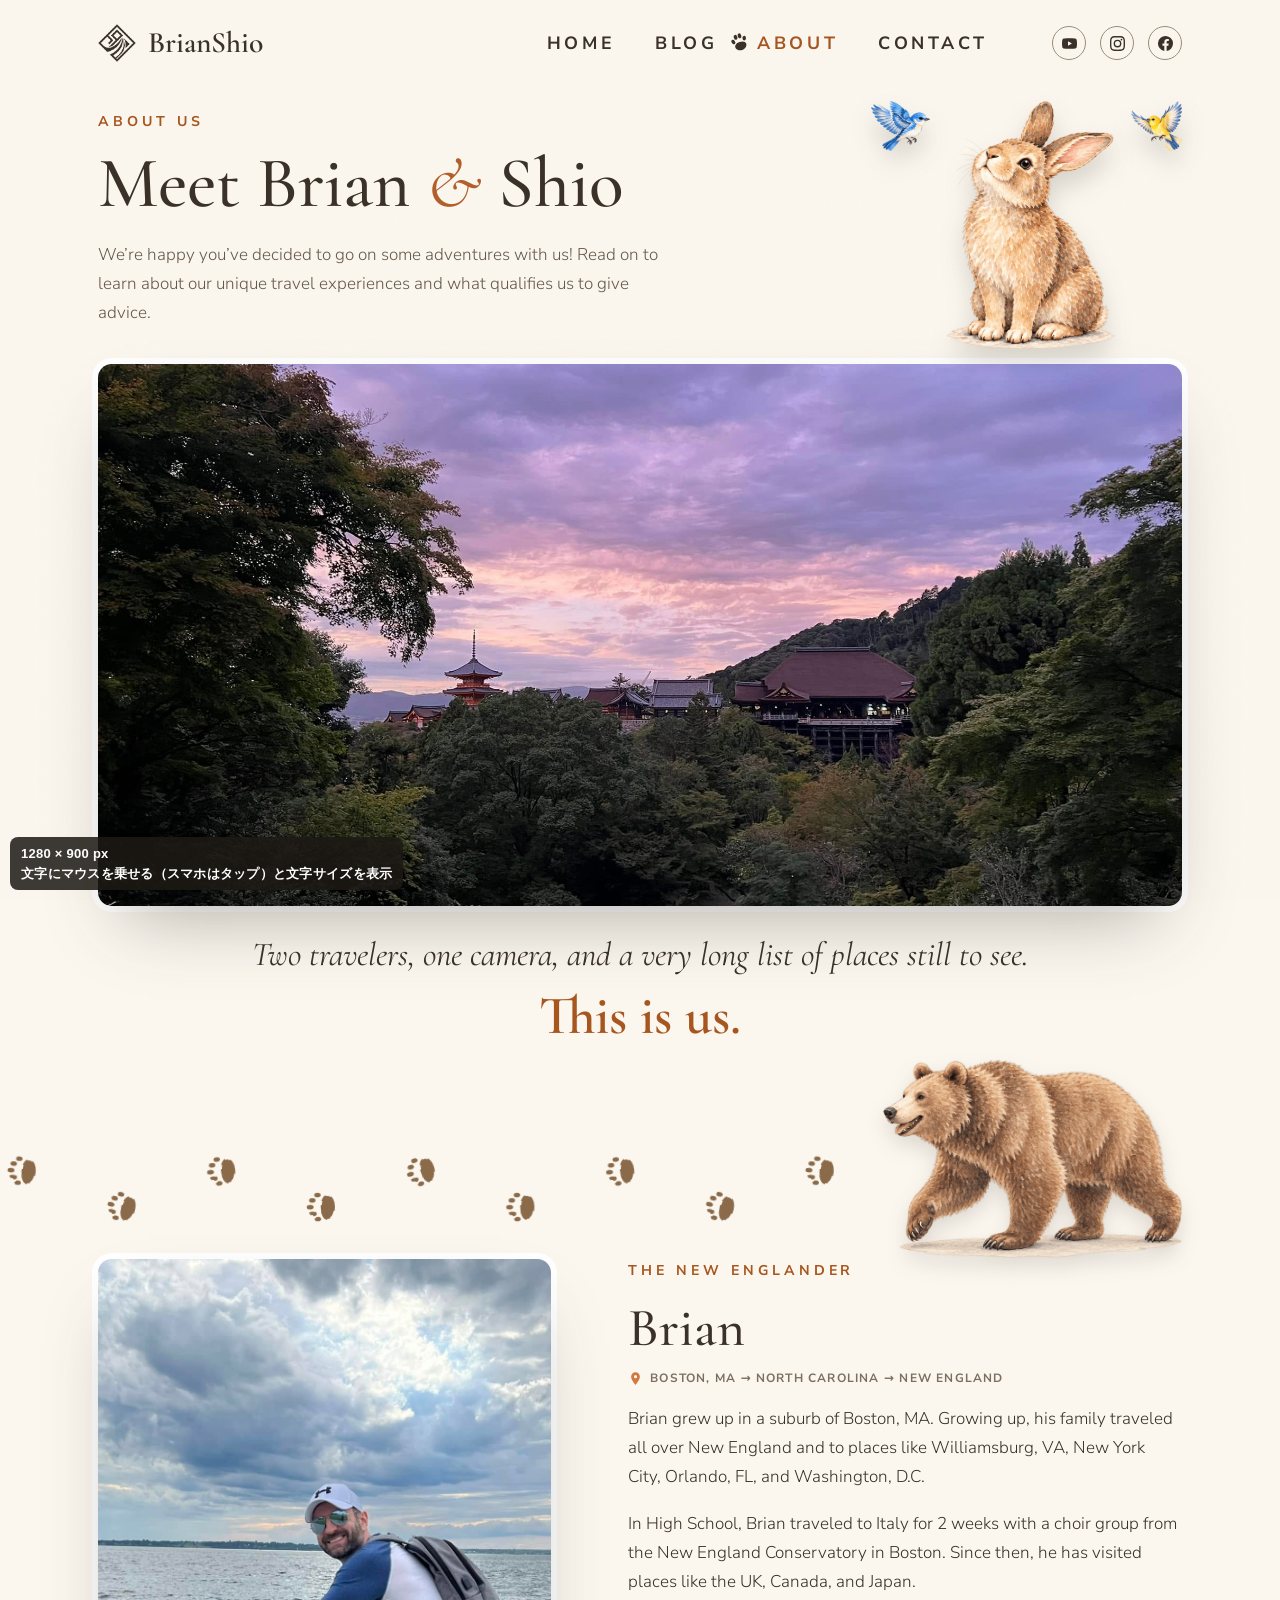
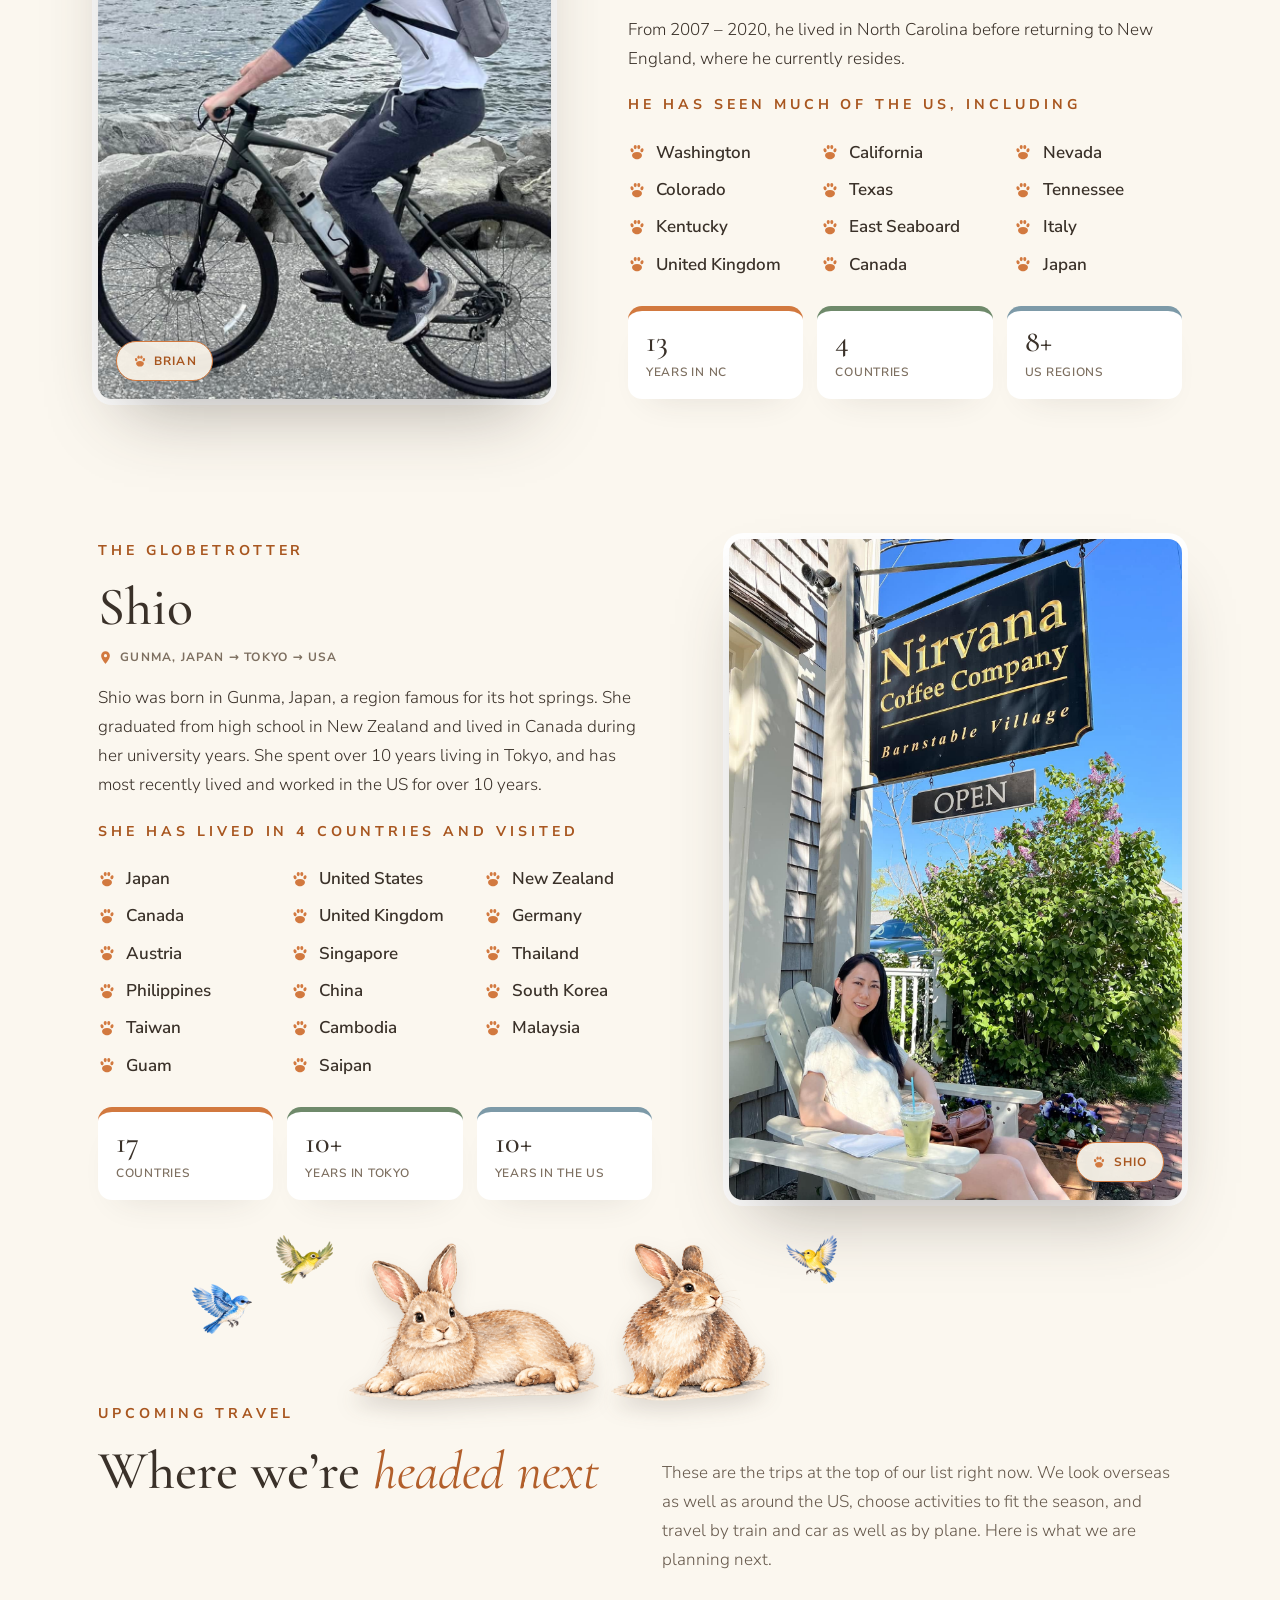
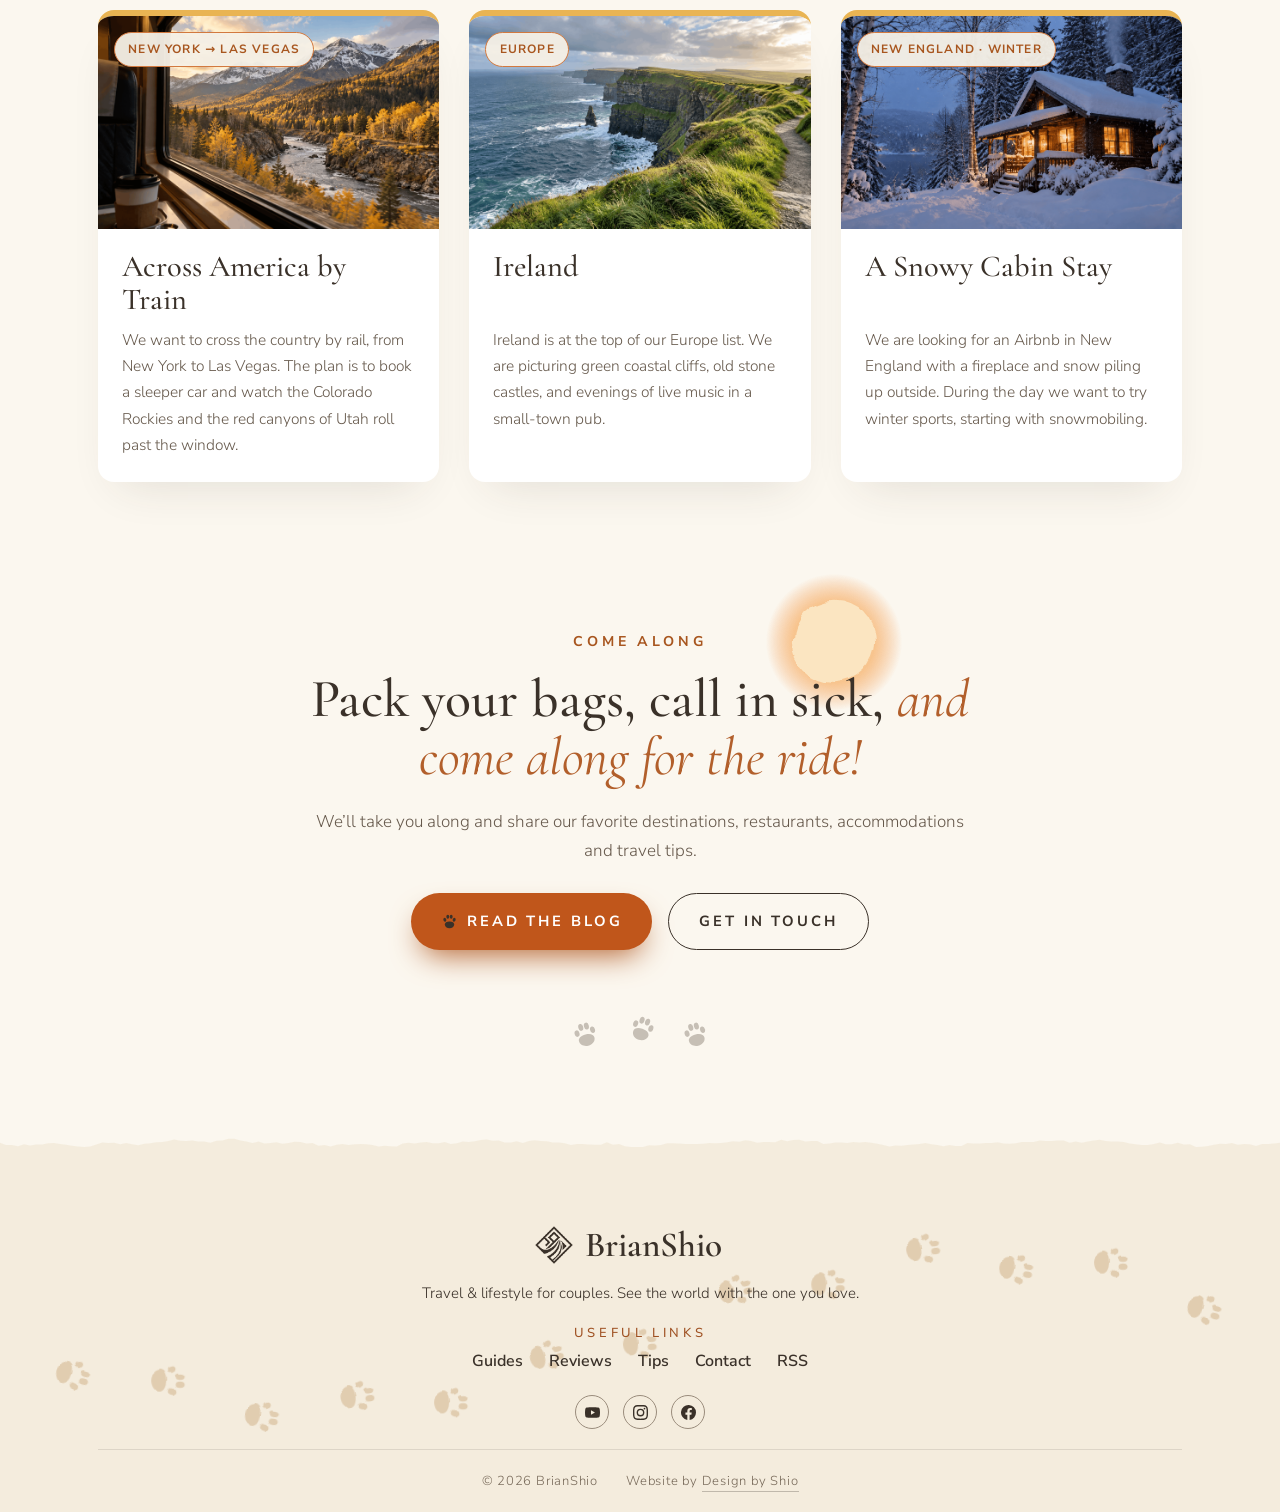
<file: about.html>
<!doctype html>
<html >
<head>
<meta charset="utf-8">
<title>About Brian &amp; Shio | BrianShio</title>
<meta name="description" content="Meet Brian and Shio, a New Englander and a globetrotter from Japan. Read our story, the places we have been, and the trips we are planning next.">
<meta name="viewport" content="width=device-width, initial-scale=1">
<link rel="preconnect" href="https://fonts.googleapis.com">
<link rel="preconnect" href="https://fonts.gstatic.com" crossorigin>
<link href="https://fonts.googleapis.com/css2?family=Cormorant+Garamond:ital,wght@0,400;0,500;0,600;1,400;1,500&family=Nunito+Sans:ital,wght@0,300;0,400;0,600;0,700;1,300&display=swap" rel="stylesheet">
<style>
/* =========================================================
   BrianShio — storybook meadow edition
   flat, soft-textured illustration: cream sky, sage forest,
   sand road, one cabin, deer / bear / a few wolves, leaves
   ========================================================= */
:root{
  --paper:#fbf7ef; --paper-2:#f4ecdd; --paper-3:#eadfca;
  --ink:#3a3129; --ink-soft:#66594c; --ink-mute:#9a8c7c;
  --accent:#d2793f; --accent-d:#b25f2b; --glow:#f6c76b; --sun:#e9b453;
  --sage-1:#c3cfbc; --sage-2:#a9bba3; --sage-3:#9fb39a; --sage-4:#7e9779; --sage-5:#5f7a5c; --sage-6:#4e6a4f;
  --sand:#e6d9c3; --sand-d:#d8c8ad; --meadow:#dfe3cf; --meadow-2:#ece5d2;
  --deer:#b98a5a; --deer-d:#8a6440; --deer-l:#dcc09a;
  --wood:#a3764f; --wood-d:#6e4c33; --cloud:#e6e1d5;
  --blush:#f3cdb3; --lav:#dcd6e8;
  --shadow:rgba(58,49,41,.14);
  --serif:"Cormorant Garamond","Times New Roman",serif; --sans:"Nunito Sans",system-ui,-apple-system,sans-serif; --max:1180px;
}
*{box-sizing:border-box}
html{scroll-behavior:smooth;-webkit-text-size-adjust:100%;text-size-adjust:100%}
body{margin:0;background:var(--paper);color:var(--ink);font-family:var(--sans);font-weight:300;font-size:17px;line-height:1.7;overflow-x:hidden}
h1,h2,h3,h4{font-family:var(--serif);font-weight:500;line-height:1.08;margin:0 0 .4em}
h1{font-size:clamp(2.8rem,6.4vw,5.6rem)} h2{font-size:clamp(2rem,4.2vw,3.4rem)} h3{font-size:clamp(1.4rem,2.4vw,1.9rem)}
p{margin:0 0 1.1em} a{color:inherit;text-decoration:none}
.wrap{max-width:var(--max);margin:0 auto;padding:0 clamp(20px,4vw,48px)}
.eyebrow{font-size:.76rem;letter-spacing:.28em;text-transform:uppercase;color:var(--accent-d);font-weight:700;margin-bottom:1.1em}
.btn{display:inline-flex;align-items:center;gap:.6em;font-size:.92rem;letter-spacing:.2em;text-transform:uppercase;font-weight:700;padding:1.1em 2em;border-radius:999px;color:#fff;background:var(--accent);box-shadow:0 14px 30px -10px var(--accent-d);transition:transform .35s,background .35s}
.btn:hover{background:var(--accent-d);transform:translateY(-3px) scale(1.03)}
.btn.ghost{background:transparent;color:var(--ink);border:1px solid var(--ink);box-shadow:none}
.btn.ghost:hover{background:var(--ink);color:var(--paper)}
.btn .paw{width:15px;height:15px}.btn .paw path,.btn .paw ellipse{fill:currentColor}
.btn.wiggle{animation:wiggle 3.2s ease-in-out infinite}.btn.wiggle:hover{animation:none}
@keyframes wiggle{0%,80%,100%{transform:rotate(0) translateY(0)}84%{transform:rotate(-2.5deg) translateY(-2px)}88%{transform:rotate(2.5deg) translateY(-2px)}92%{transform:rotate(-1.5deg) translateY(-1px)}96%{transform:rotate(1.5deg)}}
.link{font-size:.8rem;letter-spacing:.2em;text-transform:uppercase;font-weight:700;border-bottom:2px solid var(--accent);padding-bottom:.2em}.link:hover{color:var(--accent-d)}
.grain{position:fixed;inset:0;pointer-events:none;z-index:50;opacity:.4;mix-blend-mode:multiply;background-image:url("data:image/svg+xml;utf8,<svg xmlns='http://www.w3.org/2000/svg' width='300' height='300'><filter id='n'><feTurbulence type='fractalNoise' baseFrequency='.9' numOctaves='2' stitchTiles='stitch'/><feColorMatrix values='0 0 0 0 .55 0 0 0 0 .5 0 0 0 0 .42 0 0 0 .07 0'/></filter><rect width='100%' height='100%' filter='url(%23n)'/></svg>")}

/* nav */
.nav{position:fixed;top:0;left:0;right:0;z-index:40;padding:18px 0;transition:.4s}
.nav.scrolled{background:rgba(246,241,230,.92);backdrop-filter:blur(8px);box-shadow:0 8px 30px var(--shadow);padding:10px 0}
.nav .wrap{display:flex;align-items:center;justify-content:space-between;gap:24px}
.logo{display:flex;align-items:center;gap:12px;font-family:var(--serif);font-size:1.85rem;font-weight:600}.logo svg{width:34px;height:34px}
.logo-mark{width:38px;height:38px;object-fit:contain;flex:none}
.menu{display:flex;align-items:center;gap:12px;list-style:none;margin:0 40px 0 auto;padding:0}.menu li{position:relative}
.menu a{font-size:1.11rem;letter-spacing:.2em;text-transform:uppercase;font-weight:700;padding:8px 0;display:inline-block}
.menu > li > a{position:relative;padding-left:28px}
.menu > li > a::before{content:"";position:absolute;left:0;top:calc(50% - 1px);width:21px;height:21px;transform:translate(0,-50%) rotate(-20deg) scale(.7);opacity:0;transition:opacity .35s ease,transform .35s ease,background-color .3s;
  background-color:var(--ink);
  -webkit-mask:url("data:image/svg+xml;utf8,<svg xmlns='http://www.w3.org/2000/svg' viewBox='0 0 40 40'><g fill='black'><path d='M20 36c-6 0-11-4-11-9 0-4 4-7 11-7s11 3 11 7c0 5-5 9-11 9z'/><ellipse cx='9' cy='16' rx='3.4' ry='4.6' transform='rotate(-18 9 16)'/><ellipse cx='16' cy='9' rx='3.4' ry='4.8'/><ellipse cx='24' cy='9' rx='3.4' ry='4.8'/><ellipse cx='31' cy='16' rx='3.4' ry='4.6' transform='rotate(18 31 16)'/></g></svg>") center/contain no-repeat;
  mask:url("data:image/svg+xml;utf8,<svg xmlns='http://www.w3.org/2000/svg' viewBox='0 0 40 40'><g fill='black'><path d='M20 36c-6 0-11-4-11-9 0-4 4-7 11-7s11 3 11 7c0 5-5 9-11 9z'/><ellipse cx='9' cy='16' rx='3.4' ry='4.6' transform='rotate(-18 9 16)'/><ellipse cx='16' cy='9' rx='3.4' ry='4.8'/><ellipse cx='24' cy='9' rx='3.4' ry='4.8'/><ellipse cx='31' cy='16' rx='3.4' ry='4.6' transform='rotate(18 31 16)'/></g></svg>") center/contain no-repeat}
.menu > li > a:hover::before,.menu > li > a.active::before{opacity:1;transform:translate(0,-50%) rotate(-20deg) scale(1)}
.menu > li > a:hover::before{background-color:var(--accent)}
.menu > li > a.active{color:var(--accent-d)}
.menu .sub{position:absolute;left:0;top:100%;background:var(--paper);border:1px solid var(--paper-3);box-shadow:0 12px 30px var(--shadow);padding:12px 24px 12px 14px;list-style:none;margin:0;min-width:0;width:max-content;opacity:0;transform:translateY(8px);pointer-events:none;transition:.3s}
.menu li:hover .sub{opacity:1;transform:none;pointer-events:auto}.menu .sub a{font-weight:600;letter-spacing:.14em;padding:6px 0;transition:color .25s}
.menu .sub a:hover{color:var(--accent)}
.social{display:flex;gap:14px}.social a{width:34px;height:34px;border:1px solid var(--ink-mute);border-radius:50%;display:grid;place-items:center;transition:.3s}
.social a:hover{background:var(--accent);color:#fff;border-color:var(--accent)}.social svg{width:15px;height:15px;fill:currentColor}
.burger{display:none;background:none;border:0;cursor:pointer;padding:6px}.burger span{display:block;width:26px;height:2px;background:var(--ink);margin:6px 0}
@media (max-width:840px){.menu,.social{display:none}.burger{display:block}
  .nav.open .menu{display:flex;flex-direction:column;align-items:center;position:absolute;top:100%;left:auto;right:0;width:40vw;margin:0;background:var(--paper);padding:24px;gap:18px;box-shadow:0 20px 40px var(--shadow)}
  .nav.open .menu > li{width:9.5em}
  .nav.open .menu .sub{position:static;opacity:1;transform:none;pointer-events:auto;box-shadow:none;border:0;border-left:1px solid var(--ink-mute);margin-left:30px;padding:6px 0 0 14px}
  .nav.open::before{content:"";position:fixed;inset:0;background:rgba(0,0,0,.35);z-index:-1}
  .nav.open.scrolled{backdrop-filter:none;-webkit-backdrop-filter:none;transition:none}}

/* common */
section{position:relative}
.reveal{opacity:0;transform:translateY(28px)}
.print{opacity:0;transform-box:fill-box;transform-origin:center}
.scene{position:absolute;left:0;right:0;bottom:0;pointer-events:none;overflow:visible}
.scene svg.layer,.ground svg.layer,.trail svg.layer,.pair svg.layer,.valley svg.layer,.hills svg.layer{position:absolute;inset:0;width:100%;height:100%;overflow:visible}
.tree{transform-box:fill-box;transform-origin:50% 100%;animation:treesway 4.2s ease-in-out infinite}.tree:nth-child(even){animation-duration:5s}
@keyframes treesway{0%,100%{transform:rotate(-3deg) skewX(-3deg)}50%{transform:rotate(3deg) skewX(3deg)}}
.plant{transform-box:fill-box;transform-origin:50% 100%;animation:plantsway 3.6s ease-in-out infinite}.plant:nth-child(3n){animation-duration:4.4s}
@keyframes plantsway{0%,100%{transform:rotate(-4deg)}50%{transform:rotate(4deg)}}
.cloud{position:absolute;pointer-events:none;animation:drift linear infinite}
@keyframes drift{0%{transform:translateX(-12vw)}100%{transform:translateX(112vw)}}
@keyframes cloudfloat{0%,100%{transform:translateX(-1.5vw)}50%{transform:translateX(2.5vw)}}
.birds{position:absolute;pointer-events:none;overflow:visible}.bird{transform-box:fill-box;transform-origin:center}
.bird path{transform-box:fill-box;transform-origin:center}
.bird .wingL{animation:wingL .8s ease-in-out infinite;transform-box:fill-box;transform-origin:92% 88%}
.bird .wingR{animation:wingR .8s ease-in-out infinite;transform-box:fill-box;transform-origin:8% 88%}
@keyframes wingL{0%,100%{transform:rotate(16deg)}50%{transform:rotate(-24deg)}}
@keyframes wingR{0%,100%{transform:rotate(-16deg)}50%{transform:rotate(24deg)}}
@keyframes flap{0%,100%{transform:scaleY(1)}50%{transform:scaleY(.25)}}
.smoke circle{animation:puff 4.5s linear infinite;transform-box:fill-box;transform-origin:center}
#meadowScene .smoke{fill:#cdc6ba}   /* Why travel? meadow: greyer smoke so it reads against the pale sky */.smoke circle:nth-child(2){animation-delay:-1.5s}.smoke circle:nth-child(3){animation-delay:-3s}
@keyframes puff{0%{transform:translate(0,0) scale(.5);opacity:0}15%{opacity:.9}60%{opacity:.6}100%{transform:translate(18px,-70px) scale(1.9);opacity:0}}
.glow{animation:flicker 2.6s ease-in-out infinite}@keyframes flicker{0%,100%{opacity:.85}40%{opacity:1}60%{opacity:.75}}
.leaf-fall{position:absolute;inset:0;pointer-events:none;overflow:hidden}
#heroLeaves{bottom:14px;-webkit-mask-image:linear-gradient(180deg,#000 88%,transparent 100%);mask-image:linear-gradient(180deg,#000 88%,transparent 100%)}
.leaf-fall svg{position:absolute;top:-8vh;width:18px;animation:leaffall linear infinite;opacity:.85}
@keyframes leaffall{0%{transform:translate(0,0) rotate(0)}100%{transform:translate(var(--dx,40px),110vh) rotate(540deg)}}
/* animals drawn in SVG */
.animal{position:absolute;overflow:visible;will-change:transform}
.animal .legF,.animal .legB,.animal .legF2,.animal .legB2{transform-box:fill-box;transform-origin:50% 4%}
.animal .legF{animation:swingA .8s ease-in-out infinite}.animal .legB{animation:swingB .8s ease-in-out infinite}
.animal .legF2{animation:swingB .8s ease-in-out infinite}.animal .legB2{animation:swingA .8s ease-in-out infinite}
.animal .body{transform-box:fill-box;transform-origin:center;animation:bob .4s ease-in-out infinite}
.animal .tail{transform-box:fill-box;transform-origin:95% 15%;animation:wag 1.2s ease-in-out infinite}
.animal .head{transform-box:fill-box;transform-origin:10% 90%;animation:nod .8s ease-in-out infinite}
.animal *{animation-play-state:var(--walk,paused)}
.animal.always *{animation-play-state:running}
.animal.still .legF,.animal.still .legB,.animal.still .legF2,.animal.still .legB2,.animal.still .body,.animal.still .tail{animation:none}
.animal.still .head{animation-play-state:running}
.animal .fur{opacity:.55}.animal .wash{filter:url(#wc)}.animal .wash2{filter:url(#wc2)}
.shadow{opacity:.18}
@keyframes swingA{0%{transform:rotate(-18deg)}50%{transform:rotate(18deg)}100%{transform:rotate(-18deg)}}
@keyframes swingB{0%{transform:rotate(18deg)}50%{transform:rotate(-18deg)}100%{transform:rotate(18deg)}}
@keyframes bob{0%,100%{transform:translateY(0)}50%{transform:translateY(-2px)}}
@keyframes wag{0%,100%{transform:rotate(-5deg)}50%{transform:rotate(6deg)}}
@keyframes nod{0%,100%{transform:rotate(0)}50%{transform:rotate(2.5deg)}}
/* river */
.riverflow path{animation:flowdash 7s linear infinite}
.riverflow path:nth-child(2){animation-duration:9.5s}
@keyframes flowdash{to{stroke-dashoffset:-162}}
/* bunnies & small critters */
.bunny,.critter{position:absolute;pointer-events:none}
.bunny svg,.critter svg{width:100%;display:block;overflow:visible}
.bunny svg{transform-origin:50% 100%;animation:bunnybreathe 3.4s ease-in-out infinite}
@keyframes bunnybreathe{0%,100%{transform:scaleY(1)}50%{transform:scaleY(1.035)}}
.bunny .ear{transform-box:fill-box;transform-origin:50% 95%;animation:eartwitch 4.6s ease-in-out infinite}
.bunny .ear2{animation-delay:.18s}
@keyframes eartwitch{0%,84%,100%{transform:rotate(0)}88%{transform:rotate(-9deg)}93%{transform:rotate(4deg)}}
.bunny.sniffer svg{animation:bunnysniff 6s ease-in-out infinite}
@keyframes bunnysniff{0%,42%,100%{transform:rotate(0) translateY(0)}52%{transform:rotate(11deg) translateY(2px)}60%{transform:rotate(8deg) translateY(1px)}70%{transform:rotate(12deg) translateY(2px)}82%{transform:rotate(0) translateY(0)}}
.squirrel svg{transform-origin:50% 100%;animation:nibble 4.2s ease-in-out infinite}
@keyframes nibble{0%,68%,100%{transform:scaleY(1)}76%{transform:scaleY(.955)}82%{transform:scaleY(1)}88%{transform:scaleY(.965)}}
.squirrel .tail{transform-box:fill-box;transform-origin:12% 88%;animation:tailsway 3s ease-in-out infinite}
@keyframes tailsway{0%,100%{transform:rotate(0)}50%{transform:rotate(-8deg)}}
.birdie svg{transform-origin:62% 92%;animation:peck 3.8s ease-in-out infinite}
@keyframes peck{0%,58%,100%{transform:rotate(0)}68%{transform:rotate(16deg)}76%{transform:rotate(3deg)}84%{transform:rotate(14deg)}}
/* deer */
.deer .legF,.deer .legB,.deer .legF2,.deer .legB2{animation-duration:.7s}
.deer .head{transform-origin:40% 95%;animation:graze 5s ease-in-out infinite}
@keyframes graze{0%,70%,100%{transform:rotate(0)}80%,90%{transform:rotate(14deg)}}
/* photo wolves (from the painting) */
.wolf-box{position:absolute;bottom:0;will-change:transform;line-height:0}
.wolf{display:block;height:var(--h,300px);width:auto;object-fit:contain;filter:drop-shadow(0 18px 14px rgba(58,49,41,.18))}
.wolf.hop{animation:hop .55s ease-in-out infinite;animation-play-state:var(--walk,paused);transform-origin:50% 100%}
.wolf.breathe{animation:breathe 3.6s ease-in-out infinite;transform-origin:50% 100%}
@keyframes hop{0%,100%{transform:scaleX(var(--dir,1)) translateY(0) rotate(0)}50%{transform:scaleX(var(--dir,1)) translateY(-6px) rotate(calc(-1.5deg * var(--dir,1)))}}
@keyframes breathe{0%,100%{transform:scaleX(var(--dir,1)) scaleY(1)}50%{transform:scaleX(var(--dir,1)) scaleY(1.015)}}
.walker{position:absolute;left:0;top:0;width:0;height:0;z-index:4;will-change:transform}
#walker{z-index:5}#walker2{z-index:3}
.walker>*{position:absolute!important;bottom:0;left:0;transform:translateX(-50%)}
/* couples: once the pair meets, legs stop and only the necks sway (random rhythm per deer) */
.pl .head,.pr .head{transform-box:fill-box;transform-origin:80% 85%}
.pl.met .legF,.pl.met .legB,.pl.met .legF2,.pl.met .legB2,.pr.met .legF,.pr.met .legB,.pr.met .legF2,.pr.met .legB2,.pl.met .body,.pr.met .body,.pl.met .tail,.pr.met .tail{animation:none!important}
.pl.met .head,.pr.met .head{animation:headSway var(--nodDur,3.2s) ease-in-out var(--nodDelay,0s) infinite;animation-play-state:running!important}
@keyframes headSway{0%,100%{transform:rotate(0)}25%{transform:rotate(-5deg)}55%{transform:rotate(3deg)}75%{transform:rotate(-2deg)}}
.photo{position:relative;overflow:hidden;border-radius:14px;box-shadow:0 34px 70px -26px rgba(58,49,41,.38),0 0 0 6px #fff;transform-style:preserve-3d}
.photo svg{position:absolute;inset:0;width:100%;height:100%}

/* hero */
.hero{min-height:100vh;display:flex;align-items:flex-start;overflow:clip;overflow-clip-margin:10px;z-index:1;background:linear-gradient(180deg,#e8f1f5 0%,var(--paper) 62%)}
.bloom{position:absolute;border-radius:50%;filter:blur(46px);opacity:.7;pointer-events:none}
.hero .wrap{position:relative;z-index:3;width:100%;display:grid;grid-template-columns:5.2fr 4.8fr;gap:clamp(28px,5vw,70px);align-items:start;padding-top:128px;padding-bottom:calc(36vh + 10px)}
.hero-copy{max-width:660px;position:relative}.hero-copy>*{position:relative;z-index:1}
#heroSun{position:absolute;right:0;top:-8%;width:min(150px,15vw);z-index:0!important;overflow:visible}
.hero h1 .ital{font-style:italic;font-weight:400;color:var(--accent-d)}
.hero .lead{font-size:1.375rem;max-width:540px}
.hero .eyebrow{font-size:.885rem}
.hero .cta{display:flex;gap:16px;flex-wrap:wrap;margin-top:1.6em}
.hero .photo-col{position:relative;justify-self:end;width:100%;max-width:560px;margin-top:10px}
.hero .photo-col .photo{aspect-ratio:16/10;width:100%}
.hero .featured{position:absolute;right:-26px;bottom:-69px;z-index:2;width:155px;height:155px;border-radius:50%;background:rgba(246,241,230,.96);padding:10px 5px 0;display:flex;flex-direction:column;justify-content:center;align-items:center;text-align:center;box-shadow:0 20px 40px -18px var(--shadow)}
.hero .featured .date{font-size:.825rem;letter-spacing:.1em;text-transform:uppercase;color:var(--accent-d);font-weight:700}
.hero .featured{cursor:pointer;border:1px solid var(--accent);transition:transform .35s,box-shadow .35s,background .35s}
.hero .featured:hover{transform:translateY(-4px) scale(1.04);box-shadow:0 26px 46px -16px var(--shadow);background:#fffdf8}
.hero .featured .read{color:var(--accent);font-weight:700;font-size:.9rem;margin-top:.25em}
.hero .featured h3{font-size:1.08rem;margin:.25em 0 .3em;line-height:1.2}.hero .featured p{font-size:.9rem;margin:0;line-height:1.35}
#heroSlides .tiles{position:absolute;inset:0;display:grid;grid-template-columns:repeat(8,1fr);grid-template-rows:repeat(5,1fr);pointer-events:none}
#heroSlides .tiles div{opacity:0;background-repeat:no-repeat}
#heroSlides .tiles div.on{animation:tileIn .55s ease forwards}
@keyframes tileIn{0%{opacity:0;filter:brightness(1.9)}45%{opacity:1;filter:brightness(1.45)}100%{opacity:1;filter:brightness(1)}}
.hero .sky{position:absolute;inset:0;z-index:0;pointer-events:none}
.hero .ground{position:absolute;left:0;right:0;bottom:0;height:36vh;min-height:260px;z-index:2;pointer-events:none;overflow:clip;overflow-clip-margin:10px}
.hero .ground .front{z-index:6}
.hero .cabin{position:absolute;left:4%;bottom:15vh;width:clamp(220px,22vw,340px);z-index:3;pointer-events:none}
.hero .deer-fg{position:absolute;right:6%;bottom:1vh;width:clamp(120px,12vw,180px);z-index:7;pointer-events:none}
@media (max-width:840px){.hero .wrap{grid-template-columns:1fr;padding-top:96px;padding-bottom:calc(40vh + 24px);gap:22px}
  .hero .photo-col{width:100%;margin-top:0}.hero .featured{left:8px;bottom:-52px;max-width:230px;padding:12px 14px}.hero .featured p{display:none}
  #heroSun{right:0;top:-10px;width:90px}.hero .cabin{left:2%;bottom:16vh;width:170px}.hero .deer-fg{width:130px;right:3%}}

/* why — deer meadow */
.why{padding:clamp(90px,12vw,160px) 0 0;overflow:hidden}
.why .clouds{position:absolute;inset:0;pointer-events:none;z-index:0}
.why .wrap{position:relative;z-index:1}
.why .eyebrow{font-size:.885rem}
.why blockquote .br-m{display:none}
.why .grid{display:grid;grid-template-columns:.95fr 1.05fr;gap:clamp(30px,6vw,80px);align-items:end}
.why blockquote{font-family:var(--serif);font-size:clamp(1.7rem,3.1vw,2.5rem);font-style:italic;font-weight:400;line-height:1.3;margin:0 0 1.2em}
.why .authors{font-size:12px;letter-spacing:.1em;text-transform:uppercase;font-weight:700;position:relative}
.why .authors .avatar{position:absolute;right:0;top:calc(50% + 20px);transform:translateY(-90%);width:143px;height:143px;border-radius:50%;overflow:hidden;display:block;border:2px solid var(--accent);box-shadow:0 12px 26px -12px var(--shadow)}
.why .authors .avatar img{width:100%;height:100%;object-fit:cover;object-position:50% 82%;transform:scale(1.12) translateX(7px);transform-origin:50% 82%;display:block}.why .authors small{display:block;font-size:12px;letter-spacing:.06em;color:var(--ink-mute);font-weight:600;margin-top:.3em}
.why ul{list-style:none;padding:0;margin:1.2em 0 1.6em;display:grid;grid-template-columns:minmax(0,1fr) minmax(0,1fr);gap:.5em 1.5em}
.why li{display:flex;align-items:center;gap:.6em;font-weight:600}.why li svg{width:18px;height:18px;flex:none}.why .copy{padding-bottom:clamp(60px,8vw,120px)}
.meadow-scene{position:relative;top:-145px;height:clamp(380px,46vw,560px)}
.meadow-scene svg.layer{position:absolute;inset:0;width:100%;height:100%;overflow:visible}
@media (max-width:840px){.why .grid{grid-template-columns:minmax(0,1fr)}.meadow-scene{height:400px}}

/* pillars */
.pillars{padding:clamp(0px,.9vw,14px) 0 clamp(40px,8vw,80px)}
.pillars .cards{display:grid;grid-template-columns:repeat(3,1fr);gap:clamp(18px,3vw,36px)}
.card{background:#fff;padding:clamp(28px,3vw,42px);border-radius:16px;position:relative;box-shadow:0 26px 50px -24px var(--shadow);transform-style:preserve-3d;transition:box-shadow .5s;border-top:6px solid var(--c,var(--accent))}
.card:hover{box-shadow:0 40px 70px -24px rgba(58,49,41,.3)}
.card .ico{width:66px;height:66px;margin-bottom:1.1em;transform:translateZ(30px)}
.card h3{transform:translateZ(24px)}.card p{font-size:15px;transform:translateZ(14px);min-height:6.5em}.card .link{transform:translateZ(20px);display:inline-block}
@media (max-width:840px){.pillars .cards{grid-template-columns:1fr}}

/* plains — hills at golden hour, bison far away */
.plains{padding:clamp(100px,14vw,200px) 0 0;min-height:calc(100vh + 140px);background:linear-gradient(180deg,var(--paper) 0%,#f6e3cf 55%,#f9e6d2 75%,var(--paper) 100%);overflow:hidden}
.plains .wrap{position:relative;z-index:2}
.plains blockquote{font-family:var(--serif);font-size:clamp(1.5rem,2.6vw,2.2rem);font-style:italic;font-weight:400;line-height:1.4;max-width:820px;margin:0 auto 1.2em;text-align:center}
.plains cite{display:block;text-align:center;font-style:normal;font-size:12px;letter-spacing:.1em;text-transform:uppercase;color:var(--ink-mute);font-weight:700}
.plains .next .eyebrow{font-size:12px;letter-spacing:.1em;margin-bottom:20px}
.next{margin:calc(clamp(60px,8vw,110px) - 10px) auto 0;text-align:center}
.next .big{font-family:var(--serif);font-size:clamp(4rem,12vw,10rem);font-weight:500;line-height:.9;margin-top:-40px}
.next .big .sun{display:inline-block;width:.18em;height:.18em;border-radius:50%;background:#d8452e;vertical-align:.55em;margin-left:.12em}
.plains .hills{position:absolute;left:0;right:0;bottom:0;height:42vh;z-index:1;pointer-events:none}
.plains .herd{position:absolute;left:0;right:0;bottom:0;height:30vh;z-index:1;pointer-events:none}
.plains .bison-walk{position:absolute;left:0;bottom:0;width:100%;height:100%;pointer-events:none}
.plains .walker1{animation:crossR 90s linear infinite}
.plains .walker2{animation:crossR 62s linear infinite;animation-delay:-25s}
@keyframes crossR{from{transform:translateX(-18vw)}to{transform:translateX(112vw)}}
.plains .b1 .head{animation-duration:3.4s}
.plains .b2 .head{animation:graze 6.5s ease-in-out infinite}
.plains .b3 .head{animation-duration:4.6s;animation-delay:-1.6s;transform-origin:50% 85%}
.plains .baby .head{animation:graze 4.2s ease-in-out infinite;animation-delay:-2s}
.plains .sun-big{position:absolute;right:10%;top:22%;width:min(220px,24vw);z-index:0}

/* trust — the wolf pack crosses */
.trust{padding:140px 0 clamp(100px,12vw,160px)}
.trust .side-wolf{position:absolute;bottom:40px;width:clamp(150px,15vw,230px);height:auto;pointer-events:none;z-index:1}
.trust .side-wolf.l{left:5%;transform:scaleX(-1)}.trust .side-wolf.r{right:5%}
@media (max-width:1000px){.trust .side-wolf{display:none}}
.trust .wrap{position:relative;z-index:2;max-width:760px;text-align:center}.trust p{font-size:17px}
.trust .eyebrow,.gallery .eyebrow,.couples .eyebrow,.family .eyebrow{font-size:.885rem}
.gallery header .link{font-size:17px}
.trust .trail{position:absolute;left:0;right:0;bottom:0;height:150px;z-index:0;pointer-events:none}
.trust .pack{position:absolute;left:0;right:0;bottom:0;height:100%}
.trust .pack .wolf{--h:clamp(120px,19vh,220px)}.trust .pack .pup .wolf{--h:clamp(70px,11vh,125px)}
@media (max-width:840px){.trust .trail{height:200px}}

/* gallery */
.gallery{padding:calc(clamp(80px,10vw,140px) - 20px) 0 clamp(100px,15vw,200px);background:linear-gradient(180deg,var(--paper),var(--paper-2));overflow:hidden}
.gallery header{display:flex;align-items:flex-end;justify-content:space-between;gap:24px;margin-bottom:2.4rem}
.masonry{display:grid;grid-template-columns:repeat(8,1fr);grid-auto-rows:80px;gap:7px;grid-auto-flow:dense}
.ph{position:relative;overflow:hidden;border-radius:10px;background:var(--paper-3);box-shadow:0 18px 40px -18px var(--shadow);transform-style:preserve-3d}
.ph svg,.ph img{position:absolute;inset:0;width:100%;height:100%}.ph img{object-fit:cover}
.ph span{position:absolute;left:14px;bottom:10px;font-size:.66rem;letter-spacing:.24em;text-transform:uppercase;color:#fff;font-weight:700;text-shadow:0 1px 4px rgba(0,0,0,.3)}
.ph.tall{grid-row:span 2}.ph.wide{grid-column:span 2}.ph.big,.ph.sq{grid-column:span 2;grid-row:span 2}
.gal-sub{display:grid;grid-template-columns:260fr 180fr 228fr;grid-template-rows:300fr 208fr;gap:7px;min-height:0}
.gal-sub .ph{min-height:0}
@media (max-width:540px){.gal-sub{grid-column:span 2;grid-row:span 4}}
@media (max-width:540px){.masonry{grid-template-columns:repeat(2,1fr);grid-auto-rows:130px}}
@media (max-width:840px){.gallery header{flex-direction:column;align-items:flex-start}}
.gallery .trail{position:absolute;left:0;right:0;bottom:60px;height:260px;z-index:2;pointer-events:none}   /* 60px clear of the section edge */
@media (max-width:840px){.gallery .trail{height:190px}}
.gallery .foliage{position:absolute;left:0;bottom:0;width:clamp(200px,24vw,360px);pointer-events:none;z-index:2}

/* couples — two deer meet on the hill */
.couples{padding:clamp(100px,12vw,180px) 0 clamp(200px,26vw,340px)}
.couples .grid{display:grid;grid-template-columns:1fr 1fr;gap:clamp(30px,6vw,90px);align-items:center;position:relative;z-index:3}
.couples .photo{aspect-ratio:4/5;width:90%;justify-self:center}   /* frame fills the column; the photo is shown larger inside it, overflow simply hidden (file untouched) */
.couples .pair{position:absolute;left:0;right:0;bottom:-20px;height:clamp(240px,32vw,380px);z-index:2;pointer-events:none}
.couples .heart{position:absolute;left:50%;bottom:calc(100% - 60px);width:36px;transform:translateX(-50%) scale(0);opacity:0}
@media (max-width:840px){.couples .grid{grid-template-columns:1fr}}

/* family — deer family walks into the hills */
.family{padding:clamp(80px,10vw,140px) 0 clamp(220px,28vw,360px);overflow:hidden;background:linear-gradient(180deg,var(--paper),#eef2ea 60%,var(--paper))}
.family .wrap{text-align:center;max-width:760px;position:relative;z-index:2}
.family .valley{position:absolute;left:0;right:0;bottom:0;height:clamp(260px,34vw,420px);z-index:1;pointer-events:none}

/* story — dusk over the range */
.story{min-height:120vh;padding:clamp(120px,16vw,220px) 0 clamp(220px,30vw,380px);overflow:hidden;background:linear-gradient(180deg,var(--paper) 0%,var(--lav) 30%,var(--blush) 58%,#f8e3cf 75%,var(--paper) 100%)}
.story .wrap{position:relative;z-index:3;max-width:880px;text-align:center;margin-top:20px}
.story h2{margin-bottom:.4em}.story h2 .ital{font-style:italic;font-weight:400;color:var(--accent-d)}   /* same size as the Trust heading */
.story p{font-size:17px}
.story .layers{position:absolute;inset:0 0 10px 0;z-index:1;pointer-events:none}   /* whole scene sits 10px higher */
.story .layers svg.ridge{position:absolute;left:-5%;width:110%;bottom:0}
.story .layers svg.ridge.l4{bottom:-20px}   /* front snowy divider sits 20px lower */
.story .layer{will-change:transform}
.story .ridgepack{position:absolute;left:0;right:0;bottom:118px;height:clamp(150px,20vw,260px)}
.story .ridgepack .wolf-box{height:100%}.story .ridgepack .wolf{--h:100%;height:100%}
.story .ridgecabin{position:absolute;left:calc(52% - 60px);bottom:100px;width:clamp(275px,34.3vw,480px)}
.story .snow-fall{z-index:2}
.snow-fall{position:absolute;inset:0;pointer-events:none;overflow:hidden}
.snow-fall i{position:absolute;top:-4vh;border-radius:50%;background:#fff;opacity:.8;animation:fall linear infinite}
@keyframes fall{0%{transform:translate(0,0)}100%{transform:translate(var(--dx,20px),108vh)}}
.firefly{position:absolute;width:6px;height:6px;border-radius:50%;background:#ffe9a8;box-shadow:0 0 10px 3px rgba(255,225,150,.6);animation:fly-fire 6s ease-in-out infinite}
@keyframes fly-fire{0%,100%{transform:translate(0,0);opacity:0}20%{opacity:1}50%{transform:translate(var(--fx,20px),var(--fy,-30px));opacity:.9}80%{opacity:1}}

/* footer */
footer{padding:calc(clamp(60px,8vw,100px) - 20px) 0 20px;position:relative;overflow:hidden;background:var(--paper-2)}
/* footer layout B: centered stack — logo, tagline, one line of links, socials, copyright */
footer .grid{display:flex;flex-direction:column;align-items:center;text-align:center;gap:22px;position:relative;z-index:2}
footer .grid>div:first-child{max-width:none;display:flex;flex-direction:column;align-items:center}
footer .grid>div:first-child .logo{font-size:2.2rem;transform:translateX(-12px)}   /* offset the logo image width so the wordmark reads centered */
footer .grid>div:first-child p{margin:.4em auto 0!important;font-size:15px!important;max-width:none!important;white-space:nowrap}
footer h4{font-family:var(--sans);font-size:13px;letter-spacing:.28em;text-transform:uppercase;color:var(--accent-d);margin-bottom:.6em}
footer ul{list-style:none;margin:0;padding:0;display:flex;justify-content:center;gap:6px 26px;flex-wrap:wrap}
footer .social{justify-content:center}
footer .grid>div:nth-child(2){margin-top:-2px}   /* 20px below the tagline (the grid's own 22px gap is absorbed) */
footer .social-block{margin-top:-2px}   /* 20px below the link row (the grid's own 22px gap is absorbed) */footer li{margin:0;font-weight:600;font-size:16px}
footer .copy a{border-bottom:1px solid rgba(58,49,41,.28);padding-bottom:1px;transition:color .25s,border-color .25s}
footer .copy a:hover{color:var(--accent);border-color:var(--accent)}
footer .copy{margin-top:20px;padding-top:20px;border-top:1px solid rgba(58,49,41,.12);font-size:13px;color:var(--ink-mute);letter-spacing:.06em;display:flex;justify-content:center;gap:28px;flex-wrap:wrap;position:relative;z-index:2}
footer .trail{position:absolute;inset:0;z-index:1;pointer-events:none;opacity:.55}
@media (max-width:840px){footer .grid{gap:18px}}
@media (prefers-reduced-motion:reduce){.wolf,.animal *,.bird path,.smoke circle,.glow,.tree,.plant,.cloud,.leaf-fall svg,.firefly{animation:none!important}.reveal{opacity:1;transform:none}.print{opacity:1}}
/* ===== responsive tweaks: 841-950 / 951-1140 (keep at end of stylesheet so they win the cascade) ===== */
@media (min-width:841px) and (max-width:1140px){.why .authors .avatar{right:-72px}}
@media (min-width:951px) and (max-width:1140px){.why .authors .avatar{right:-45px}}
@media (min-width:841px) and (max-width:950px){.why .authors .avatar{translate:7px 0}}
@media (min-width:951px) and (max-width:1140px){.plains .birds{top:calc(10% - 40px)!important}.plains{padding-top:calc(clamp(100px,14vw,200px) + 20px)}}
@media (min-width:1141px){.plains .birds{top:calc(10% - 40px)!important}}
@media (min-width:1141px){.plains .baby{left:calc(27% + 40px)!important}}
@media (min-width:951px) and (max-width:1140px){.plains .baby{left:calc(27% + 40px)!important}}
@media (min-width:841px) and (max-width:950px){.plains .baby{left:calc(27% + 80px)!important}}
@media (min-width:541px) and (max-width:840px){.plains .baby{left:calc(27% + 60px)!important}}
@media (min-width:541px) and (max-width:840px){.couples .photo{width:calc(64.8% + 20px);justify-self:center;aspect-ratio:auto;height:0;padding-top:calc(81% - 60px)}}
@media (min-width:541px) and (max-width:840px){.couples .grid>div:nth-child(2){text-align:center}.couples .grid>div:nth-child(2) p:first-of-type{max-width:80%;margin-left:auto;margin-right:auto}}
@media (min-width:1141px){.story .birds{top:calc(12% + 30px)!important}.story{padding-top:calc(clamp(120px,16vw,220px) + 70px)}}
@media (min-width:841px) and (max-width:950px){.plains .birds{top:calc(10% - 30px)!important}.plains{padding-top:calc(clamp(100px,14vw,200px) + 60px)}}
@media (min-width:951px) and (max-width:1140px){.story .birds{top:12%!important}.story{padding-top:calc(clamp(120px,16vw,220px) + 40px)}}
@media (min-width:320px) and (max-width:1140px){.family .valley .grass-br{display:none}}
@media (min-width:541px) and (max-width:840px){.family{padding-top:calc(clamp(80px,10vw,140px) + 20px);padding-bottom:calc(clamp(220px,28vw,360px) + 40px)}}
@media (min-width:541px) and (max-width:840px){.story{padding-top:calc(clamp(120px,16vw,220px) + 90px)}}
@media (min-width:541px) and (max-width:840px){footer .trail{transform:translateY(-10px)}}
@media (min-width:320px) and (max-width:840px){footer .social{display:flex}}
/* 320-540px (スマホ) */
html,body{overflow-x:clip}
@media (min-width:951px) and (max-width:1140px){.trust .side-wolf{bottom:0;display:block}.trust .side-wolf.l{left:calc(5% + 40px)}.trust .side-wolf.r{right:calc(5% + 40px)}}
@media (min-width:841px) and (max-width:950px){.trust .side-wolf{bottom:0;display:block}.trust .side-wolf.l{left:calc(5% + 40px)}.trust .side-wolf.r{right:calc(5% + 40px)}}
@media (min-width:541px) and (max-width:840px){.trust .side-wolf{bottom:0;display:block}.trust .side-wolf.l{left:calc(5% - 20px)}.trust .side-wolf.r{right:calc(5% - 20px)}}@media (min-width:841px) and (max-width:950px){.hero .photo-col{width:110%;margin-top:30px}}
@media (min-width:841px) and (max-width:950px){.story .birds{top:calc(12% - 20px)!important}.story{padding-top:calc(clamp(120px,16vw,220px) + 40px)}}
/* 541-840px (iPad縦・大きめスマホ横) */
@media (min-width:541px) and (max-width:840px){.why .copy p:first-of-type{max-width:85%}.hero .photo-col{justify-self:start;margin-top:20px}.hero .featured{left:auto;right:max(-26px,calc(10px - clamp(20px,4vw,48px)));bottom:-69px;max-width:none;padding:10px 5px 0}.hero .featured p{display:block}}
@media (min-width:541px) and (max-width:840px){.why .authors .avatar{right:100px;top:calc(50% - 35px);transform:translateY(-55%)}}
@media (min-width:541px) and (max-width:840px){.meadow-scene{width:90%;margin-left:auto;margin-right:auto}}
@media (min-width:541px) and (max-width:840px){.meadow-scene .bunny:not(.sniffer){bottom:calc(26% - 60px)!important}}
@media (min-width:541px) and (max-width:840px){.meadow-scene .bush-br{transform:translate(-10px,10px);clip-path:polygon(0 0,100% 0,100% 94.5%,90% 97%,80% 94.5%,70% 97%,60% 95%,50% 97%,40% 94.5%,30% 97%,20% 95%,10% 97%,0 95%)}}
@media (min-width:541px) and (max-width:840px){.meadow-scene .birdie{left:calc(44% + 10px)!important}}
@media (min-width:541px) and (max-width:840px){.card h3{font-size:24.4px}}
@media (min-width:541px) and (max-width:840px){.card p{font-size:17px}.card .link{font-size:calc(.9rem + 2px)}.pillars{margin-top:-60px;position:relative;z-index:2}}
@media (min-width:841px){.pillars .card .link{font-size:calc(.8rem + 2px)}}
@media (min-width:541px) and (max-width:840px){.plains .birds{top:calc(10% - 20px)!important}.plains{padding-top:calc(clamp(100px,14vw,200px) + 80px)}.plains blockquote{font-size:24.5px}.next .big{font-size:calc(clamp(4rem,12vw,10rem) + 5px)}}
@media (min-width:841px) and (max-width:950px){.gallery .trail{bottom:40px}}
@media (min-width:541px) and (max-width:840px){.gallery .trail{bottom:60px}.gallery{padding-bottom:calc(clamp(100px,15vw,200px) + 60px)}}
@media (min-width:841px) and (max-width:950px){.couples .photo{aspect-ratio:auto;height:0;padding-top:calc(112.5% + 100px)}.couples .photo img{object-position:50% 50%!important}}
/* 441-540px: 大きめスマホ (initially same as 320-440) */
@media (min-width:441px) and (max-width:540px){.why .authors .avatar{top:50%}}
@media (min-width:320px) and (max-width:540px){footer .ft-l1,footer .ft-l2{display:block}footer .grid>div:first-child p{white-space:normal!important}}
@media (min-width:441px) and (max-width:540px){.gallery .trail .bear{width:250px!important;left:-540px!important}}
@media (min-width:541px) and (max-width:840px){.hero .wrap{padding-bottom:calc(40vh + 64px)}}
@media (min-width:441px) and (max-width:540px){.hero .featured{max-width:none;padding:10px 5px 0}.hero .featured p{display:block}}
@media (min-width:441px) and (max-width:540px){.hero .photo-col{margin-top:20px}.hero .wrap{padding-top:136px}}
@media (min-width:441px) and (max-width:540px){.meadow-scene .bunny:not(.sniffer){bottom:calc(26% - 20px)!important}}
@media (min-width:441px) and (max-width:540px){.card p{font-size:16px}}
@media (min-width:441px) and (max-width:540px){.why blockquote{font-size:calc(clamp(1.7rem,3.1vw,2.5rem) + 2px)}}
@media (min-width:441px) and (max-width:540px){.card h3{font-size:25px}.card .link{font-size:.9rem}}
@media (min-width:441px) and (max-width:540px){.plains blockquote{font-size:24.5px}}
@media (min-width:441px) and (max-width:540px){.plains{padding-top:calc(clamp(100px,14vw,200px) + 80px)}.plains .birds{width:min(475px,66vw)!important}.next .big{font-size:calc(clamp(4rem,12vw,10rem) + 13px)}}
@media (min-width:441px) and (max-width:540px){.plains .baby{bottom:14px!important}}
@media (min-width:441px) and (max-width:540px){.hero .featured{translate:0 30px}}
@media (min-width:403px) and (max-width:440px){.hero .featured{translate:0 20px}}
@media (min-width:394px) and (max-width:402px){.hero .featured{translate:0 15px}}
@media (min-width:403px) and (max-width:440px){.plains{min-height:calc(100vh + 155px)}.plains .next{margin-bottom:15px}}
@media (min-width:403px) and (max-width:440px){#whyClouds .cloud:nth-of-type(1){width:min(300px,25.2vw)!important}#whyClouds .cloud:nth-of-type(2){width:min(240px,20.4vw)!important}#whyClouds .cloud:nth-of-type(3){width:min(180px,15.6vw)!important}}
@media (min-width:441px) and (max-width:540px){#whyClouds .cloud:nth-of-type(1){width:min(300px,25.2vw)!important}#whyClouds .cloud:nth-of-type(2){width:min(240px,20.4vw)!important}#whyClouds .cloud:nth-of-type(3){width:min(180px,15.6vw)!important}}
@media (min-width:441px) and (max-width:540px){.plains{min-height:calc(100vh + 160px)}.plains .next{margin-bottom:20px}}
@media (min-width:441px) and (max-width:540px){.trust .side-wolf{bottom:10px;display:block;width:124px}.trust .side-wolf.l{left:calc(5% - 20px)}.trust .side-wolf.r{right:calc(5% - 20px)}}
@media (min-width:441px) and (max-width:540px){.masonry{grid-template-rows:190px 130px 130px 130px 130px 190px 130px 130px 190px}}
@media (min-width:441px) and (max-width:540px){.gallery .trail{bottom:60px}.gallery{padding-bottom:calc(clamp(100px,15vw,200px) + 60px)}}
@media (min-width:441px) and (max-width:540px){.couples .photo{aspect-ratio:auto;height:0;padding-top:calc(112.5% - 80px)}.couples .grid{gap:calc(clamp(30px,6vw,90px) + 10px)}}
@media (min-width:441px) and (max-width:540px){.family{padding-top:120px}}
@media (min-width:441px) and (max-width:540px){.trust{padding-top:120px}}
@media (min-width:541px) and (max-width:840px){.trust{padding-top:115px;padding-bottom:calc(clamp(100px,12vw,160px) + 20px)}}
@media (min-width:441px) and (max-width:540px){.story .birds{top:100px!important;left:40px!important;width:min(475px,66vw)!important}.story{padding-top:calc(120px + 15vw)}.story h2{font-size:35px}}
@media (min-width:441px) and (max-width:540px){.pillars{margin-top:-40px;position:relative;z-index:2}.pillars .cards{gap:calc(clamp(18px,3vw,36px) + 10px)}}
/* 403-440px: 大きめiPhone (initially same as 320-402) */
@media (min-width:403px) and (max-width:440px){.hero .featured{max-width:none;padding:10px 5px 0}.hero .featured p{display:block}}
@media (min-width:403px) and (max-width:440px){.hero .photo-col{margin-top:20px}.hero .wrap{padding-top:136px}}
@media (min-width:403px) and (max-width:440px){.hero .ground .hero-berry-l,.hero .ground .hero-sprig-l,.hero .ground .hero-grass-c{display:none}.hero .ground .hero-berry-s{transform:translateY(40px)}}
@media (min-width:441px) and (max-width:540px){.hero .ground .hero-berry-l,.hero .ground .hero-sprig-l,.hero .ground .hero-grass-c{display:none}.hero .ground .hero-berry-s{transform:translateY(40px)}}
@media (min-width:403px) and (max-width:440px){.gal-sub{grid-template-rows:calc(59% - 50px) calc(41% - 40px);align-content:start;grid-template-columns:260fr 141fr 267fr}.gal-sub .ph:nth-child(3) img{transform:scale(1.35)}}
@media (min-width:403px) and (max-width:440px){.why .authors .avatar{top:50%;width:125px;height:125px;right:-20px}}
@media (min-width:403px) and (max-width:440px){.story .layers{inset:0 0 -30px 0}}
@media (min-width:403px) and (max-width:440px){.story .ridgecabin{left:calc(52% - 75px);width:229px;bottom:95px}.story .ridgepack{bottom:113px}.story .ridgepack .wolf-box:nth-of-type(1){left:calc(12% - 25px)!important}.story .ridgepack .wolf-box:nth-of-type(2){left:calc(28% - 10px)!important}.story .ridgepack .wolf-box:nth-of-type(3){left:calc(80% - 10px)!important}}
@media (min-width:403px) and (max-width:440px){.gallery .trail .bear{width:250px!important;left:-540px!important}#bearPrints{transform:scale(.83);transform-origin:50% 100%}}
@media (min-width:403px) and (max-width:440px){.plains .herd .animal:not(.baby){transform:scale(.83);transform-origin:50% 100%}.plains .herd .walker1 .animal{transform:scale(.69)}.plains .herd .b1{display:none}}
@media (min-width:403px) and (max-width:440px){.meadow-scene .bunny:not(.sniffer){bottom:calc(26% - 20px)!important}}
@media (min-width:403px) and (max-width:440px){.card p{font-size:16px}}
@media (min-width:403px) and (max-width:440px){.why blockquote{font-size:calc(clamp(1.7rem,3.1vw,2.5rem) + 2px)}}
@media (min-width:403px) and (max-width:440px){.card h3{font-size:25px}.card .link{font-size:.9rem}}
@media (min-width:403px) and (max-width:440px){.plains blockquote{font-size:24.5px}}
@media (min-width:403px) and (max-width:440px){.plains{padding-top:calc(clamp(100px,14vw,200px) + 60px)}.plains .birds{width:min(475px,66vw)!important}.next .big{font-size:calc(clamp(4rem,12vw,10rem) + 17px)}}
@media (min-width:403px) and (max-width:440px){.plains .baby{bottom:14px!important}}
@media (min-width:403px) and (max-width:440px){.trust .side-wolf{bottom:20px;display:block;width:114px}.trust .side-wolf.l{left:calc(5% - 20px)}.trust .side-wolf.r{right:calc(5% - 24px)}#trustPrints{transform:scale(.83);transform-origin:50% 100%}}
@media (min-width:403px) and (max-width:440px){.masonry{grid-template-rows:190px 130px 130px 130px 130px 190px 130px 130px 190px}}
@media (min-width:403px) and (max-width:440px){.gallery .trail{bottom:60px}.gallery{padding-bottom:calc(clamp(100px,15vw,200px) - 20px)}}
@media (min-width:403px) and (max-width:440px){.couples .photo{aspect-ratio:auto;height:0;padding-top:calc(112.5% - 80px)}.couples .grid{gap:calc(clamp(30px,6vw,90px) + 10px)}}
@media (min-width:403px) and (max-width:440px){.family{padding-top:120px}}
@media (min-width:403px) and (max-width:440px){.trust{padding-top:100px}}
@media (min-width:403px) and (max-width:440px){.story .birds{top:100px!important;left:40px!important;width:min(475px,66vw)!important}.story{padding-top:calc(120px + 15vw)}.story h2{font-size:35px}}
@media (min-width:403px) and (max-width:440px){.pillars{margin-top:-40px;position:relative;z-index:2}.pillars .cards{gap:calc(clamp(18px,3vw,36px) + 10px)}}
/* 394-402px: iPhone 16 Pro級 (initially same as 320-393) */
@media (min-width:394px) and (max-width:402px){.hero .ground .hero-sprig-r{display:none}}
@media (min-width:394px) and (max-width:402px){.hero .featured{max-width:none;padding:10px 5px 0}.hero .featured p{display:block}}
@media (min-width:394px) and (max-width:402px){.hero .photo-col{margin-top:20px}.hero .wrap{padding-top:136px}}
@media (min-width:394px) and (max-width:402px){.hero .ground .hero-berry-l,.hero .ground .hero-sprig-l,.hero .ground .hero-grass-c{display:none}.hero .ground .hero-berry-s{transform:translateY(40px)}}
@media (min-width:394px) and (max-width:402px){.why .authors .avatar{top:calc(50% - 45px);width:119px;height:119px;right:-10px}}
@media (min-width:394px) and (max-width:402px){.meadow-scene{transform:scale(1.1);transform-origin:50% 100%}}
@media (min-width:394px) and (max-width:402px){#whyClouds .cloud:nth-of-type(1){width:min(360px,30.3vw)!important}#whyClouds .cloud:nth-of-type(2){width:min(288px,24.5vw)!important}#whyClouds .cloud:nth-of-type(3){width:min(216px,18.8vw)!important}}
@media (min-width:394px) and (max-width:402px){.story .layers{inset:0 0 -30px 0}}
@media (min-width:394px) and (max-width:402px){.story .ridgecabin{left:calc(52% - 75px);width:229px;bottom:95px}.story .ridgepack{bottom:113px}.story .ridgepack .wolf-box:nth-of-type(1){left:calc(12% - 25px)!important}.story .ridgepack .wolf-box:nth-of-type(2){left:calc(28% - 10px)!important}.story .ridgepack .wolf-box:nth-of-type(3){left:calc(80% - 10px)!important}}
@media (min-width:394px) and (max-width:402px){.gallery .trail .bear{width:250px!important;left:-540px!important}#bearPrints{transform:scale(.83);transform-origin:50% 100%}}
@media (min-width:394px) and (max-width:402px){.plains .herd .animal:not(.baby){transform:scale(.83);transform-origin:50% 100%}.plains .herd .walker1 .animal{transform:scale(.69)}.plains .herd .b1{display:none}}
@media (min-width:394px) and (max-width:402px){.meadow-scene .bunny:not(.sniffer){bottom:calc(26% - 20px)!important}}
@media (min-width:394px) and (max-width:402px){.card p{font-size:16px}}
@media (min-width:394px) and (max-width:402px){.why blockquote{font-size:calc(clamp(1.7rem,3.1vw,2.5rem) + 2px)}}
@media (min-width:394px) and (max-width:402px){.card h3{font-size:25px}.card .link{font-size:.9rem}}
@media (min-width:394px) and (max-width:402px){.plains blockquote{font-size:23.5px}}
@media (min-width:394px) and (max-width:402px){.plains{padding-top:calc(clamp(100px,14vw,200px) + 70px)}.plains .birds{width:min(570px,79vw)!important}.next .big{font-size:calc(clamp(4rem,12vw,10rem) + 27px)}.plains{min-height:calc(100vh + 265px)}.plains .next{margin-bottom:125px}}
@media (min-width:394px) and (max-width:402px){.plains .baby{bottom:14px!important}}
@media (min-width:394px) and (max-width:402px){.trust .side-wolf{bottom:10px;display:block;width:125px}.trust .side-wolf.l{left:calc(5% - 20px)}.trust .side-wolf.r{right:calc(5% - 20px)}#trustPrints{transform:scale(.91);transform-origin:50% 100%}}
@media (min-width:394px) and (max-width:402px){.masonry{grid-template-rows:190px 130px 130px 130px 130px 190px 130px 130px 190px}}
@media (min-width:394px) and (max-width:402px){.gallery .trail{bottom:60px}.gallery{padding-bottom:calc(clamp(100px,15vw,200px) - 20px)}}
@media (min-width:394px) and (max-width:402px){.couples .photo{aspect-ratio:auto;height:0;padding-top:calc(112.5% - 80px)}.couples .grid{gap:calc(clamp(30px,6vw,90px) + 10px)}}
@media (min-width:394px) and (max-width:402px){.family{padding-top:105px}}
@media (min-width:394px) and (max-width:402px){.trust{padding-top:100px;padding-bottom:190px}}
@media (min-width:394px) and (max-width:402px){.couples{padding-top:calc(clamp(100px,12vw,180px) - 20px)}}
@media (min-width:394px) and (max-width:402px){.hero .featured{bottom:-82px}}
@media (min-width:394px) and (max-width:402px){.meadow-scene .meadow-flowers{transform:translateY(-5px)}.meadow-scene .mf-r{transform:translateY(-2px)}}
@media (min-width:394px) and (max-width:402px){.gal-sub{grid-template-rows:calc(59% - 80px) 41%;align-content:start;grid-template-columns:260fr 141fr 267fr}}
@media (min-width:394px) and (max-width:402px){.story .birds{top:100px!important;left:40px!important;width:min(570px,79vw)!important}.story{padding-top:calc(120px + 15vw)}.story h2{font-size:35px}}
@media (min-width:394px) and (max-width:402px){.pillars{margin-top:-40px;position:relative;z-index:2}.pillars .cards{gap:calc(clamp(18px,3vw,36px) + 10px)}}
/* 320-393px: 標準スマホ (394-402と同一デザインから調整開始) */
@media (min-width:360px) and (max-width:393px){.why blockquote .br-m{display:inline}.why blockquote .br-d{display:none}}
@media (min-width:360px) and (max-width:393px){.hero .ground .hero-sprig-r{display:none}}
@media (min-width:360px) and (max-width:393px){.hero .featured{max-width:none;padding:10px 5px 0}.hero .featured p{display:block}}
@media (min-width:360px) and (max-width:393px){.hero .photo-col{margin-top:20px}.hero .wrap{padding-top:136px}}
@media (min-width:360px) and (max-width:393px){.hero .ground .hero-berry-l,.hero .ground .hero-sprig-l,.hero .ground .hero-grass-c{display:none}.hero .ground .hero-berry-s{transform:translateY(40px)}}
@media (min-width:360px) and (max-width:393px){.why .authors .avatar{top:calc(50% - 45px);width:119px;height:119px;right:-10px}}
@media (min-width:360px) and (max-width:393px){.meadow-scene{transform:scale(1.1);transform-origin:50% 100%}}
@media (min-width:360px) and (max-width:393px){#whyClouds .cloud:nth-of-type(1){width:min(360px,30.3vw)!important}#whyClouds .cloud:nth-of-type(2){width:min(288px,24.5vw)!important}#whyClouds .cloud:nth-of-type(3){width:min(216px,18.8vw)!important}}
@media (min-width:360px) and (max-width:393px){.story .layers{inset:0 0 -30px 0}}
@media (min-width:360px) and (max-width:393px){.story .ridgecabin{left:calc(52% - 75px);width:229px;bottom:95px}.story .ridgepack{bottom:113px}.story .ridgepack .wolf-box:nth-of-type(1){left:calc(12% - 25px)!important}.story .ridgepack .wolf-box:nth-of-type(2){left:calc(28% - 10px)!important}.story .ridgepack .wolf-box:nth-of-type(3){left:calc(80% - 10px)!important}}
@media (min-width:360px) and (max-width:393px){.gallery .trail .bear{width:250px!important;left:-540px!important}#bearPrints{transform:scale(.83);transform-origin:50% 100%}}
@media (min-width:360px) and (max-width:393px){.plains .herd .animal:not(.baby){transform:scale(.83);transform-origin:50% 100%}.plains .herd .walker1 .animal{transform:scale(.69)}.plains .herd .b1{display:none}}
@media (min-width:360px) and (max-width:393px){.meadow-scene .bunny:not(.sniffer){bottom:calc(26% - 20px)!important}}
@media (min-width:360px) and (max-width:393px){.card p{font-size:16px}}
@media (min-width:360px) and (max-width:393px){.why blockquote{font-size:calc(clamp(1.7rem,3.1vw,2.5rem) + 2px)}}
@media (min-width:360px) and (max-width:393px){.card h3{font-size:25px}.card .link{font-size:.9rem}}
@media (min-width:360px) and (max-width:393px){.plains blockquote{font-size:23.5px}}
@media (min-width:360px) and (max-width:393px){.plains{padding-top:calc(clamp(100px,14vw,200px) + 70px)}.plains .birds{width:min(570px,79vw)!important;left:-45%!important}.next .big{font-size:calc(clamp(4rem,12vw,10rem) + 27px)}.plains{min-height:calc(100vh + 280px)}.plains .next{margin-bottom:140px}}
@media (min-width:360px) and (max-width:393px){.plains .baby{bottom:14px!important}}
@media (min-width:360px) and (max-width:393px){.trust .side-wolf{bottom:10px;display:block;width:125px}.trust .side-wolf.l{left:calc(5% - 20px)}.trust .side-wolf.r{right:calc(5% - 20px)}#trustPrints{transform:translateY(-40px) scale(.76);transform-origin:50% 100%}}
@media (min-width:360px) and (max-width:393px){.masonry{grid-template-rows:190px 130px 130px 130px 130px 190px 130px 130px 190px}}
@media (min-width:360px) and (max-width:393px){.gallery .trail{bottom:60px}.gallery{padding-bottom:calc(clamp(100px,15vw,200px) - 20px)}}
@media (min-width:360px) and (max-width:393px){.couples .photo{aspect-ratio:auto;height:0;padding-top:calc(112.5% - 80px)}.couples .grid{gap:calc(clamp(30px,6vw,90px) + 10px)}}
@media (min-width:360px) and (max-width:393px){.family{padding-top:105px}}
@media (min-width:360px) and (max-width:393px){.trust{padding-top:100px;padding-bottom:180px}}
@media (min-width:360px) and (max-width:393px){.couples{padding-top:calc(clamp(100px,12vw,180px) - 20px)}}
@media (min-width:360px) and (max-width:393px){.hero .featured{bottom:-82px}}
@media (min-width:360px) and (max-width:393px){.meadow-scene .meadow-flowers{transform:translateY(-5px)}.meadow-scene .mf-r{transform:translateY(-2px)}}
@media (min-width:360px) and (max-width:393px){.gal-sub{grid-template-rows:calc(59% - 80px) 41%;align-content:start;grid-template-columns:260fr 141fr 267fr}}
@media (min-width:360px) and (max-width:393px){.story .birds{top:100px!important;left:40px!important;width:min(570px,79vw)!important}.story{padding-top:calc(120px + 15vw)}.story h2{font-size:35px}}
@media (min-width:360px) and (max-width:393px){.pillars{margin-top:-40px;position:relative;z-index:2}.pillars .cards{gap:calc(clamp(18px,3vw,36px) + 10px)}}
@media (max-width:540px){footer .copy{flex-direction:column;gap:5px;align-items:center}}
@media (min-width:360px) and (max-width:393px){footer ul{gap:6px 16px}}
@media (min-width:320px) and (max-width:359px){footer ul{gap:6px 8px}footer li{font-size:15px}}
@media (max-width:440px){footer .trail{transform:translateY(-20px)}}
/* 320-359px: 旧型小型スマホ (initially same as 360-393) */
@media (min-width:320px) and (max-width:359px){.why blockquote .br-m{display:inline}.why blockquote .br-d{display:none}}
@media (min-width:320px) and (max-width:359px){.hero .ground .hero-sprig-r{display:none}}
@media (min-width:320px) and (max-width:359px){.hero .featured{max-width:none;padding:10px 5px 0}.hero .featured p{display:block}}
@media (min-width:320px) and (max-width:359px){.hero .photo-col{margin-top:20px}.hero .wrap{padding-top:136px}}
@media (min-width:320px) and (max-width:359px){.hero .ground .hero-berry-l,.hero .ground .hero-sprig-l,.hero .ground .hero-grass-c{display:none}.hero .ground .hero-berry-s{transform:translateY(40px)}}
@media (min-width:320px) and (max-width:359px){.why .authors .avatar{top:calc(50% - 45px);width:119px;height:119px;right:-15px}}
@media (min-width:320px) and (max-width:359px){.why li{gap:calc(.6em - 8px)}}
@media (min-width:320px) and (max-width:359px){.meadow-scene .meadow-cabin{transform:translateY(15px)}}
@media (min-width:320px) and (max-width:359px){.meadow-scene{transform:scale(1.1);transform-origin:50% 100%}}
@media (min-width:320px) and (max-width:359px){#whyClouds .cloud:nth-of-type(1){width:min(360px,30.3vw)!important}#whyClouds .cloud:nth-of-type(2){width:min(288px,24.5vw)!important}#whyClouds .cloud:nth-of-type(3){width:min(216px,18.8vw)!important}}
@media (min-width:320px) and (max-width:359px){.story .layers{inset:0 0 -30px 0}}
@media (min-width:320px) and (max-width:359px){.story .ridgecabin{left:calc(52% - 75px);width:229px;bottom:95px}.story .ridgepack{bottom:113px}.story .ridgepack .wolf-box:nth-of-type(1){left:calc(12% - 25px)!important}.story .ridgepack .wolf-box:nth-of-type(2){left:calc(28% - 10px)!important}.story .ridgepack .wolf-box:nth-of-type(3){left:calc(80% - 10px)!important}}
@media (min-width:320px) and (max-width:359px){.gallery .trail .bear{width:250px!important;left:-540px!important}#bearPrints{transform:scale(.83);transform-origin:50% 100%}}
@media (min-width:320px) and (max-width:359px){.plains .herd .animal:not(.baby){transform:scale(.83);transform-origin:50% 100%}.plains .herd .walker1 .animal{transform:scale(.69)}.plains .herd .b1{display:none}}
@media (min-width:320px) and (max-width:359px){.meadow-scene .bunny:not(.sniffer){bottom:calc(26% - 20px)!important}}
@media (min-width:320px) and (max-width:359px){.card p{font-size:16px}}
@media (min-width:320px) and (max-width:359px){.why blockquote{font-size:calc(clamp(1.7rem,3.1vw,2.5rem) + 2px)}}
@media (min-width:320px) and (max-width:359px){.card h3{font-size:25px}.card .link{font-size:.9rem}}
@media (min-width:320px) and (max-width:359px){.plains blockquote{font-size:23.5px}}
@media (min-width:320px) and (max-width:359px){.plains{padding-top:calc(clamp(100px,14vw,200px) + 70px)}.plains .birds{width:min(570px,79vw)!important;left:-45%!important}.next .big{font-size:calc(clamp(4rem,12vw,10rem) + 27px)}.plains{min-height:calc(100vh + 220px)}.plains .next{margin-bottom:100px}}
@media (min-width:320px) and (max-width:359px){.plains .baby{bottom:14px!important}}
@media (min-width:320px) and (max-width:359px){.trust .side-wolf{bottom:10px;display:block;width:125px}.trust .side-wolf.l{left:calc(5% - 20px)}.trust .side-wolf.r{right:calc(5% - 20px)}#trustPrints{transform:translateY(-40px) scale(.76);transform-origin:50% 100%}}
@media (min-width:320px) and (max-width:359px){.masonry{grid-template-rows:190px 130px 130px 130px 130px 190px 130px 130px 190px}}
@media (min-width:320px) and (max-width:359px){.gallery .trail{bottom:60px}.gallery{padding-bottom:calc(clamp(100px,15vw,200px) - 20px)}}
@media (min-width:320px) and (max-width:359px){.couples .photo{aspect-ratio:auto;height:0;padding-top:calc(112.5% - 80px)}.couples .grid{gap:calc(clamp(30px,6vw,90px) + 10px)}}
@media (min-width:320px) and (max-width:359px){.family{padding-top:105px}}
@media (min-width:320px) and (max-width:359px){.trust{padding-top:100px;padding-bottom:180px}}
@media (min-width:320px) and (max-width:359px){.couples{padding-top:calc(clamp(100px,12vw,180px) - 20px)}}
@media (min-width:541px) and (max-width:840px){.couples{padding-bottom:calc(clamp(200px,26vw,340px) + 60px)}}
@media (min-width:320px) and (max-width:359px){.hero .featured{bottom:-82px}}
@media (min-width:320px) and (max-width:359px){.meadow-scene .meadow-flowers{transform:translateY(-5px)}.meadow-scene .mf-r{transform:translateY(-2px)}}
@media (min-width:320px) and (max-width:359px){.gal-sub{grid-template-rows:calc(59% - 80px) 41%;align-content:start;grid-template-columns:260fr 141fr 267fr}}
@media (min-width:320px) and (max-width:359px){.story .birds{top:100px!important;left:40px!important;width:min(570px,79vw)!important}.story{padding-top:calc(120px + 15vw)}.story h2{font-size:35px}}
@media (min-width:320px) and (max-width:359px){.pillars{margin-top:-40px;position:relative;z-index:2}.pillars .cards{gap:calc(clamp(18px,3vw,36px) + 10px)}}
@media (max-width:540px){.nav.open .menu{width:50vw}.nav.open .menu > li{transform:translateX(20px)}}
@media (min-width:441px) and (max-width:540px){footer .trail{transform:translateY(-20px)}}
@media (max-width:402px){.hero .featured{width:186px;height:186px;bottom:-92px}}
@media (max-width:402px){.hero .photo-col .photo{aspect-ratio:auto;height:calc((100vw - 40px)*.625 + 40px)}.hero .photo-col{margin-bottom:-40px}}
@media (max-width:402px){.hero .wrap{padding-top:121px;padding-bottom:calc(40vh + 39px)}}
@media (min-width:394px) and (max-width:402px){.why blockquote .br-m{display:inline}.why blockquote .br-d{display:none}}
@media (max-width:402px){p{font-size:22px}.eyebrow,.hero .eyebrow,.why .eyebrow,.trust .eyebrow,.gallery .eyebrow,.couples .eyebrow,.family .eyebrow,.plains .next .eyebrow{font-size:15px}}
@media (max-width:402px){.why ul li{font-size:20px}.why .authors{font-size:17px}.why .authors small{font-size:16px}}
@media (max-width:402px){.card h3{font-size:32px}.card p{font-size:20px}.card .link{font-size:16px}}
@media (max-width:402px){.why blockquote{font-size:31px}}
@media (max-width:402px){.why .authors .avatar{top:calc(50% - 105px);width:131px;height:131px}}
@media (max-width:402px){#whyClouds .cloud:nth-of-type(1){width:min(432px,36.4vw)!important}#whyClouds .cloud:nth-of-type(2){width:min(346px,29.4vw)!important}#whyClouds .cloud:nth-of-type(3){width:min(259px,22.6vw)!important}}
@media (max-width:402px){.plains blockquote{font-size:28px}}
@media (max-width:402px){.couples h3{font-size:28px}}
@media (max-width:402px){.couples p .link{font-size:18px}}
@media (max-width:402px){.plains cite{font-size:15px}}
@media (max-width:402px){.trust p,.story p{font-size:22px}}
@media (max-width:402px){.plains .birds,.story .birds{width:min(627px,86.9vw)!important}}
@media (max-width:402px){.story{padding-top:calc(140px + 15vw)}}
@media (max-width:402px){.plains{padding-top:calc(clamp(100px,14vw,200px) + 90px)}}
@media (max-width:402px){footer .grid>div:first-child p{font-size:18px!important}footer h4{font-size:15px}footer ul{max-width:280px;gap:4px 32px}footer .social{gap:24px}footer .social a{width:41px;height:41px}footer .social svg{width:18px;height:18px}footer li{font-size:20px}footer .copy{font-size:14px}}
@media (max-width:393px){.why blockquote{font-size:26px}}
@media (min-width:360px) and (max-width:393px){.why li{gap:calc(.6em - 10px)}.why ul li{font-size:19.5px}}
@media (max-width:359px){.why .authors .avatar{width:108px;height:108px}.why blockquote{font-size:25px}.why ul{grid-template-columns:minmax(0,1fr)}.plains{min-height:calc(100vh + 360px)}footer .grid>div:first-child p{font-size:16px!important}.why .authors .avatar img{transform:scale(1.16) translateX(7px)}}
/* short viewports (laptops): keep the buttons and a slice of the meadow in view */
/* short laptops: shrink the headline a little so the buttons stay in view,
   keeping the meadow scene as visible as on a standard screen */
.h1br{display:none}
@media (min-width:901px){.h1br{display:inline}}

.mclose{display:none}.mclose button{background:none;border:0;cursor:pointer;padding:8px;color:var(--ink);line-height:0}.mclose svg{width:22px;height:22px;display:block}.mclose button:hover{color:var(--accent)}
@media (max-width:840px){.nav.open .menu{padding-top:52px}.nav.open .menu > li.mclose{display:block;position:absolute;top:8px;right:8px;width:auto;transform:none}}
@media (min-width:403px) and (max-width:540px){.hero .wrap{padding-top:116px}}
@media (max-width:402px){.hero .wrap{padding-top:106px}}
@media (max-width:540px){.hero .photo-col{margin-top:30px}}
@media (min-width:403px) and (max-width:540px){.hero .wrap{padding-bottom:calc(40vh + 39px)}}
@media (max-width:402px){.hero .wrap{padding-bottom:calc(40vh + 54px)}}
@media (min-width:394px) and (max-width:402px){.hero .wrap{padding-bottom:calc(40vh + 74px)}}
@media (min-width:403px) and (max-width:440px){.hero .wrap{padding-bottom:calc(40vh - 1px)}}
@media (min-width:441px) and (max-width:540px){.hero .wrap{padding-bottom:calc(40vh + 9px)}}
@media (max-width:440px){.couples .photo{padding-top:calc(112.5% - 50px)}.couples .grid{gap:calc(clamp(30px,6vw,90px) + 20px)}}
@media (min-width:394px) and (max-width:402px){.why ul li{font-size:21px;gap:6px}.why li svg{width:19px;height:19px}}
.couples > .wrap{margin-bottom:20px}
@media (min-width:541px) and (max-width:840px){.couples > .wrap{margin-bottom:10px}}
@media (min-width:360px) and (max-width:393px){.hero .wrap{padding-bottom:calc(40vh + 99px)}}
@media (min-width:320px) and (max-width:359px){.hero .wrap{padding-bottom:calc(40vh + 94px)}}
@media (min-width:360px) and (max-width:393px){.why .authors .avatar{translate:0 25px}}
@media (min-width:394px) and (max-width:402px){.why .authors .avatar{translate:0 15px}}
@media (max-width:402px){.story p{text-align:left}}
@media (max-width:402px){.story h2{text-align:left}}
/* =========================================================
   ABOUT page
   ========================================================= */
.ab-head{padding:clamp(120px,15vw,170px) 0 clamp(20px,3vw,40px);position:relative;overflow:visible}
.ab-head h1 .ital{font-style:italic;font-weight:400;color:var(--accent-d)}
@media(min-width:951px){.ab-head{padding-top:calc(clamp(120px,15vw,170px) - 60px)}}
.ab-head .bl-wolves{bottom:0}
@media(min-width:951px){.ab-head .bl-wolves{bottom:0;right:calc(clamp(24px,6vw,90px) + 30px)}.ab-head .bl-wolves img{height:clamp(130px,16vw,230px)}}
@media(max-width:840px){.ab-head{padding-bottom:70px}}

/* intro: big group photo + pull quote */
.ab-intro{padding:0 0 clamp(60px,8vw,110px)}
.ab-intro .photo{aspect-ratio:2/1;width:100%}
.ab-intro .photo img{position:absolute;inset:0;width:100%;height:100%;object-fit:cover;object-position:50% 55%}
.ab-intro .cap{text-align:center;margin:26px auto 0;max-width:640px;font-family:var(--serif);font-style:italic;font-size:clamp(1.25rem,2.2vw,1.6rem);line-height:1.4;color:var(--ink-soft)}
.ab-intro .cap b{font-style:normal;font-weight:600;color:var(--accent-d)}

/* person sections */
.ab-person{padding:clamp(60px,8vw,110px) 0;position:relative;overflow:hidden}
/* header -> "About us": the same as header -> "Our travel journal" on the blog list, at every width */
@media(min-width:951px) and (max-width:1140px){.ab-head.bl-head{padding-top:calc(clamp(120px,15vw,170px) - 32px)}}
@media(min-width:403px) and (max-width:440px){.ab-head.bl-head{padding-top:calc(clamp(120px,15vw,170px) - 20px)}}
@media(max-width:402px){.ab-head.bl-head{padding-top:110px}}
#brian{padding-bottom:70px}#shiori{padding-top:70px}   /* Brian -> Shio: 140px at every width */
#brian{overflow:visible;z-index:1}   /* the photo's shadow is no longer cut off at the section edge; it falls over the top of the Shio section */
.ab-person.alt{background:none}   /* same plain paper background as the Brian section (was a gradient that got darker in the middle) */
.ab-person .grid{display:grid;grid-template-columns:.9fr 1.1fr;gap:clamp(30px,6vw,90px);align-items:stretch;position:relative;z-index:2}
.ab-person.alt .grid{grid-template-columns:1.1fr .9fr}
.ab-person.alt .grid .ab-pic{order:2}
.ab-pic{position:relative;display:flex}
.ab-pic .photo{flex:1;width:100%;min-height:420px}
.ab-pic .photo img{position:absolute;inset:0;width:100%;height:100%;object-fit:cover}
.ab-pic .tag{position:absolute;left:18px;bottom:18px;background:rgba(246,241,230,.96);border:1px solid var(--accent);border-radius:999px;padding:.7em 1.3em;font-size:.72rem;letter-spacing:.24em;text-transform:uppercase;font-weight:700;color:var(--accent-d);box-shadow:0 18px 36px -18px var(--shadow);display:flex;align-items:center;gap:.6em}
.ab-pic .tag svg{width:14px;height:14px}
.ab-person.alt .ab-pic .tag{left:auto;right:18px}
.ab-person h2{margin-bottom:.2em}
.ab-person h2 .ital{font-style:italic;font-weight:400;color:var(--accent-d)}
.ab-person .from{font-size:.78rem;letter-spacing:.2em;text-transform:uppercase;font-weight:700;color:var(--ink-mute);margin-bottom:1.4em;display:flex;align-items:center;gap:.6em}
.ab-person .from svg{width:15px;height:15px;fill:var(--accent)}
.ab-person p{font-size:17px}
.ab-list-t{font-size:.76rem;letter-spacing:.24em;text-transform:uppercase;font-weight:700;color:var(--accent-d);margin:1.4em 0 .8em}
.ab-chips{list-style:none;padding:0;margin:0 0 1.4em;display:flex;flex-wrap:wrap;gap:8px}
.ab-chips li{display:inline-flex;align-items:center;gap:.5em;background:#fff;border:1px solid var(--paper-3);border-radius:999px;padding:.5em 1em;font-size:.86rem;font-weight:600;letter-spacing:.04em;box-shadow:0 10px 22px -16px var(--shadow);transition:.3s}
.ab-chips li:hover{transform:translateY(-2px);border-color:var(--accent);color:var(--accent-d)}
.ab-chips li svg{width:12px;height:12px}
.ab-chips li svg path,.ab-chips li svg ellipse{fill:var(--accent)}
.ab-stats{display:grid;grid-template-columns:repeat(3,1fr);gap:14px;margin-top:1.6em}
.ab-stat{background:#fff;border-radius:14px;padding:16px 18px;border-top:5px solid var(--c,var(--accent));box-shadow:0 18px 36px -22px var(--shadow)}
.ab-stat b{display:block;font-family:var(--serif);font-size:clamp(1.7rem,3vw,2.3rem);font-weight:500;line-height:1;color:var(--ink)}
.ab-stat span{font-size:.7rem;letter-spacing:.2em;text-transform:uppercase;font-weight:700;color:var(--ink-mute);display:block;margin-top:.4em}
.ab-person .critter{position:absolute;bottom:0;pointer-events:none;z-index:1;opacity:.95}
.ab-person .critter img{height:clamp(110px,15vw,200px);width:auto;filter:drop-shadow(0 14px 12px rgba(58,49,41,.18))}
.ab-person .critter.r{right:2%}.ab-person .critter.l{left:2%;transform:scaleX(-1)}
@media(max-width:1000px){.ab-person .critter{display:none}}
@media(max-width:840px){.ab-person .grid,.ab-person.alt .grid{grid-template-columns:1fr}.ab-person.alt .grid .ab-pic{order:0}.ab-pic .photo{width:100%;aspect-ratio:4/3;min-height:0}.ab-stats{grid-template-columns:repeat(3,1fr);gap:10px}}
@media(max-width:540px){.ab-stats{grid-template-columns:1fr 1fr}.ab-chips li{font-size:.8rem}}

/* upcoming travel */
.ab-trips{padding:calc(clamp(60px,8vw,110px) - 2px) 0 calc(clamp(40px,6vw,80px) + 50px)}
.ab-trips.sun-level{padding-bottom:calc(clamp(40px,6vw,80px) + 10px)}   /* cards -> sun 40px closer where the sun sits beside "Come along" */   /* -2px: Shio -> Upcoming travel is the same as Brian -> Shio */
.ab-trips header{display:flex;align-items:flex-end;justify-content:space-between;gap:24px;margin-bottom:2.2rem}
.ab-trips header p{max-width:520px;color:var(--ink-soft);margin:0}
.ab-trips .cards{display:grid;grid-template-columns:repeat(3,1fr);gap:clamp(18px,2.6vw,30px)}
.ab-trip{background:#fff;border-radius:16px;overflow:hidden;box-shadow:0 22px 44px -22px var(--shadow);display:flex;flex-direction:column;border-top:6px solid var(--sun)}   /* plans, not posts: no link, no hover; one yellow line (the sun colour #e9b453) instead of the category colours */
.ab-trip .im{position:relative;aspect-ratio:16/10;overflow:hidden}
.ab-trip .im img{width:100%;height:100%;object-fit:cover}
.ab-trip .when{position:absolute;left:16px;top:16px;background:rgba(246,241,230,.95);border:1px solid var(--accent);color:var(--accent-d);font-size:.68rem;letter-spacing:.22em;text-transform:uppercase;font-weight:700;padding:.55em 1.1em;border-radius:999px}
.ab-trip .tx{padding:22px 24px 24px;display:flex;flex-direction:column;gap:10px;flex:1}
.ab-trip h3{font-size:1.5rem;margin:0;line-height:1.15}
.ab-trip p{font-size:15px;color:var(--ink-soft);margin:0;flex:1}
.ab-trip .link{align-self:flex-start}
@media(max-width:960px){.ab-trips .cards{grid-template-columns:repeat(2,1fr)}}
@media(max-width:840px){.ab-trips header{flex-direction:column;align-items:flex-start}}
@media(max-width:640px){.ab-trips .cards{grid-template-columns:1fr}}

/* closing CTA */
.ab-cta{padding:clamp(40px,6vw,80px) 0 clamp(40px,7vw,100px);text-align:center;position:relative;overflow:visible}   /* visible: the top of the sun is no longer cut off */
.ab-cta .wrap{max-width:760px;position:relative;z-index:2}
.ab-cta h2 .ital{font-style:italic;font-weight:400;color:var(--accent-d)}
.ab-cta p{color:var(--ink-soft)}
.ab-cta .cta{display:flex;gap:16px;flex-wrap:wrap;justify-content:center;margin-top:1.6em}
.ab-cta .ab-sun{position:absolute;left:50%;top:-60px;transform:translateX(-50%);width:min(260px,40vw);opacity:.8;pointer-events:none;z-index:1;overflow:visible}   /* same sun as the Home hero, at 80% */

.ab-art{align-items:flex-start}.ab-art .ab-bi{zoom:.2}   /* about: rabbit in the middle, the two side animals smaller and higher (sized/placed by the script under the header) */
@media (min-width:541px) and (max-width:840px){.ab-head .ab-sub{max-width:none}}   /* iPad: the sentence runs the full width (about 2 lines); the art sits above it */
</style>
<style>
/* ---- blog list (bl-*) — index3のトークンを使用。フッター上端はストレート ---- */
.reveal{opacity:1;transform:none}.print{opacity:1}
:root{--bl-guide:#6f8a6b;--bl-tips:#7d9aa8;--bl-reviews:#d2793f}
.bl-head{padding:clamp(120px,15vw,170px) 0 clamp(6px,1.5vw,18px);position:relative;overflow:visible}
.bl-head .eyebrow{font-size:.885rem}
.bl-head h1 .ital{font-style:italic;font-weight:400;color:var(--accent-d)}
.bl-sub{max-width:520px;color:var(--ink-soft)}
.bl-sun{position:absolute;right:clamp(20px,6vw,80px);top:100px;width:min(120px,12vw);opacity:.9;pointer-events:none}
.bl-wolves{position:absolute;right:calc(clamp(24px,6vw,90px) + 100px);bottom:-70px;display:flex;align-items:flex-end;gap:16px;pointer-events:none;z-index:2}
.bl-wolves img{height:clamp(150px,21vw,290px);width:auto;filter:drop-shadow(0 14px 12px rgba(58,49,41,.18))}
@media(min-width:841px) and (max-width:950px){.bl-head{padding-top:calc(clamp(120px,15vw,170px) - 20px)}.bl-sun{top:73px;right:calc(clamp(20px,6vw,80px) - 5px)}.bl-wolves{right:calc(clamp(24px,6vw,90px) + 10px);bottom:-40px}.bl-wolves img{height:calc(clamp(150px,21vw,290px)*1.2)}.bl-wolves img:first-child{translate:17px 0}}
@media(min-width:951px){.bl-head{padding-top:calc(clamp(120px,15vw,170px) - 60px)}.bl-wolves{bottom:-50px}}
@media(max-width:540px){.bl-wolves{margin-top:20px}}
@media(min-width:403px) and (max-width:440px){.bl-wolves{margin-left:20px}}
@media(max-width:402px){.bl-head{padding-top:130px}.bl-wolves{margin-top:-10px;z-index:3}.bl-sun{top:90px;z-index:0}}
@media(max-width:840px){.bl-wolves{right:auto;left:min(62vw,470px);gap:6px;bottom:auto;top:calc(clamp(120px,15vw,170px) - 14px)}.bl-wolves img{height:clamp(70px,13vw,127px)}}
@media(min-width:441px) and (max-width:540px){.bl-head{padding-top:calc(clamp(120px,15vw,170px) - 20px)}.bl-sun{top:80px}.bl-wolves{top:calc(clamp(120px,15vw,170px) - 34px)}}
@media(min-width:541px) and (max-width:840px){.bl-head{padding-top:calc(clamp(120px,15vw,170px) - 20px)}.bl-sun{top:70px;right:calc(clamp(20px,6vw,80px) - 7px)}.bl-wolves{top:calc(clamp(120px,15vw,170px) - 34px);left:calc(62vw + 20px)}.bl-wolves img{height:calc(clamp(70px,13vw,127px)*1.2)}}
.bl-cats{display:flex;flex-wrap:wrap;gap:12px;margin:26px 0 40px}
.bl-cat{display:inline-flex;align-items:center;gap:.55em;font-size:.92rem;letter-spacing:.2em;text-transform:uppercase;font-weight:700;padding:.7em 1.4em;border-radius:999px;border:1px solid var(--ink-mute);transition:.3s}
.bl-cat svg{width:13px;height:13px;fill:currentColor}
.bl-cat:hover{transform:translateY(-2px)}
.bl-cat.on{background:var(--ink);color:var(--paper);border-color:var(--ink)}
.bl-cat.g:hover,.bl-cat.g.on{background:var(--bl-guide);border-color:var(--bl-guide);color:#fff}
.bl-cat.t:hover,.bl-cat.t.on{background:var(--bl-tips);border-color:var(--bl-tips);color:#fff}
.bl-cat.r:hover,.bl-cat.r.on{background:var(--bl-reviews);border-color:var(--bl-reviews);color:#fff}
@media(max-width:402px){.bl-cats{margin-top:19px;margin-bottom:30px}}
@media(min-width:951px){.bl-cats{margin-top:-4px}}
@media(min-width:841px) and (max-width:950px){.bl-cats{margin-top:-4px}}
@media(min-width:541px) and (max-width:840px){.bl-cats{margin-top:1px}}
@media(min-width:441px) and (max-width:540px){.bl-cats{margin-top:6px}}
.bl-feat{display:grid;grid-template-columns:1.15fr 1fr;background:#fff;border-radius:18px;overflow:hidden;box-shadow:0 30px 60px -26px rgba(58,49,41,.32);margin-bottom:clamp(36px,5vw,60px)}
.bl-feat .im{position:relative;min-height:340px}
.bl-feat .im img{position:absolute;inset:0;width:100%;height:100%;object-fit:cover}
.bl-feat .tx{padding:clamp(28px,4vw,52px);display:flex;flex-direction:column;justify-content:center}
.bl-feat h2{font-size:clamp(1.7rem,3vw,2.5rem);margin:.3em 0 .35em}
.bl-feat p{color:var(--ink-soft);font-size:15.5px}
.bl-latest{position:absolute;left:18px;top:18px;background:rgba(246,241,230,.95);border:1px solid var(--accent);color:var(--accent-d);font-size:.68rem;letter-spacing:.24em;text-transform:uppercase;font-weight:700;padding:.55em 1.1em;border-radius:999px}
@media(max-width:840px){.bl-feat{grid-template-columns:1fr}.bl-feat .im{min-height:230px}}
@media(min-width:951px){.bl-feat .tx{padding-top:calc(clamp(28px,4vw,52px) - 10px);padding-bottom:calc(clamp(28px,4vw,52px) - 10px)}.bl-feat .im{min-height:320px}}
@media(min-width:951px) and (max-width:1140px){.bl-wolves img{height:calc(clamp(150px,21vw,290px)*1.1)}.bl-wolves{right:calc(clamp(24px,6vw,90px) + 85px)}}
.bl-meta{display:flex;align-items:center;gap:14px;font-size:.74rem;letter-spacing:.18em;text-transform:uppercase;font-weight:700;color:var(--ink-mute)}
.bl-badge{display:inline-block;padding:.35em .95em;border-radius:999px;color:#fff;font-size:.68rem;letter-spacing:.2em}
.bl-readmore{font-size:.8rem;letter-spacing:.2em;text-transform:uppercase;font-weight:700;border-bottom:2px solid var(--accent);padding-bottom:.2em;align-self:flex-start}
.bl-readmore:hover{color:var(--accent-d)}
.bl-grid{display:grid;grid-template-columns:repeat(3,1fr);gap:clamp(18px,2.6vw,30px)}
@media(max-width:960px){.bl-grid{grid-template-columns:repeat(2,1fr)}}
@media(max-width:640px){.bl-grid{grid-template-columns:1fr}}
.bl-post{background:#fff;border-radius:16px;overflow:hidden;box-shadow:0 22px 44px -22px var(--shadow);display:flex;flex-direction:column;transition:transform .35s,box-shadow .35s;border-top:6px solid var(--c,var(--accent))}
.bl-post:hover{transform:translateY(-6px);box-shadow:0 34px 60px -22px rgba(58,49,41,.3)}
.bl-post .im{position:relative;aspect-ratio:16/10;overflow:hidden}
.bl-post .im img{width:100%;height:100%;object-fit:cover;transition:transform .6s}
.bl-post:hover .im img{transform:scale(1.05)}
.bl-post .tx{padding:22px 24px 24px;display:flex;flex-direction:column;gap:10px;flex:1}
.bl-post h3{font-size:1.32rem;margin:0;line-height:1.2}
.bl-post p{font-size:14.5px;color:var(--ink-soft);margin:0;flex:1}
.bl-post .bl-meta{font-size:.68rem}
@media (min-width:951px){.bl-post h3{font-size:23px}.bl-post p{font-size:15.5px}}
@media (min-width:541px) and (max-width:840px){.bl-feat p,.bl-post p{font-size:17px}.bl-feat h2{font-size:23px}.bl-post h3{font-size:20px}}
@media (min-width:841px) and (max-width:950px){.bl-post h3{font-size:23px}}
@media (min-width:403px) and (max-width:540px){.bl-feat p,.bl-post p{font-size:16px}.bl-feat h2{font-size:22px}.bl-post h3{font-size:19px}}
@media (max-width:402px){.bl-feat p,.bl-post p{font-size:21px}.bl-feat h2{font-size:28px;font-weight:600}.bl-post h3{font-size:25px;font-weight:600}.bl-readmore{font-size:14px}.bl-feat .bl-meta{font-size:14px}.bl-post .bl-meta{font-size:13px}.bl-badge{font-size:12px}.bl-cat{font-size:13.4px}}
.bl-pawline{display:flex;justify-content:center;gap:26px;margin:clamp(40px,6vw,64px) 0 clamp(28px,4vw,40px);opacity:.35}
.bl-pawline svg{width:20px;height:20px;fill:var(--ink-soft)}
.bl-pawline svg:nth-child(even){transform:rotate(18deg) translateY(-6px)}
.bl-pawline svg:nth-child(odd){transform:rotate(-14deg)}
.bl-pawline svg{width:29px;height:29px}
/* cards -> "Come along": 120px at 841, 124.9px at 1024 (as before), 140px at 1280, 162px at 1440 and wider (as before); straight lines in between */
@media (min-width:841px) and (max-width:1024px){.ab-cta{padding-top:calc(118px + (100vw - 841px)*.026776 - min(6vw,80px))}}
@media (min-width:1025px) and (max-width:1280px){.ab-cta{padding-top:calc(122.9px + (100vw - 1024px)*.058984 - min(6vw,80px))}}
@media (min-width:1281px) and (max-width:1439px){.ab-cta{padding-top:calc(138px + (100vw - 1280px)*.1375 - min(6vw,80px))}}
.ab-cta{padding-bottom:0}.ab-cta + .wrap .bl-pawline{margin:69.5px 0 calc(clamp(20px,6.5vw,90px) + 3.1px)}   /* paws: 60px under the buttons; paws -> footer is the same as "Older stories" -> footer on the blog list (measured on the rotated paws) */
@media(max-width:540px){.ab-cta + .wrap .bl-pawline{margin-bottom:calc(clamp(20px,6.5vw,90px) + 23.1px)}}
@media(max-width:402px){.ab-cta + .wrap .bl-pawline{margin-bottom:calc(clamp(20px,6.5vw,90px) + 43.1px)}}
.bl-pager{display:flex;justify-content:center;gap:18px;margin:0 0 clamp(20px,6.5vw,90px);flex-wrap:wrap}
.bl-pager a{display:inline-flex;align-items:center;gap:.6em;font-size:.92rem;letter-spacing:.2em;text-transform:uppercase;font-weight:700;padding:1.1em 2em;border-radius:999px;color:var(--ink);border:1px solid var(--ink);transition:.35s}
.bl-pager a:hover{background:var(--ink);color:var(--paper);transform:translateY(-3px)}
@media(max-width:540px){.bl-pager{margin-bottom:calc(clamp(20px,6.5vw,90px) + 20px)}}
@media(max-width:402px){.bl-pager{margin-bottom:calc(clamp(20px,6.5vw,90px) + 40px)}}
.bl-none{padding:40px 0 80px;color:var(--ink-soft)}

/* =========================================================
   ABOUT typography — same sizes as index3 at every breakpoint
   (kept at the very end of the stylesheet so it wins the cascade)
   ========================================================= */
/* h1 / h2 / h3: index3 base clamps */
.ab-head h1{font-size:clamp(2.8rem,6.4vw,5.6rem)}
.ab-person h2,.ab-trips h2,.ab-cta h2{font-size:clamp(2rem,4.2vw,3.4rem)}
/* eyebrows: index3 section eyebrow (.885rem) */
.ab-head .eyebrow,.ab-person .eyebrow,.ab-trips .eyebrow,.ab-cta .eyebrow,.ab-list-t{font-size:.885rem;letter-spacing:.28em}
/* lead under the h1: index3 hero lead = body copy (17px) on desktop, 1.375rem under 901px */
.ab-sub{max-width:560px;color:var(--ink-soft);font-size:17px;line-height:1.7}
@media (max-width:900px){.ab-sub{font-size:1.375rem}}
/* body copy: 17px like .why/.trust/.story p */
.ab-person p,.ab-cta p,.ab-trips header p{font-size:17px}
/* photo caption = .why blockquote */
.ab-intro .cap{font-size:clamp(1.7rem,3.1vw,2.5rem);line-height:1.3;font-weight:400}
@media (min-width:320px) and (max-width:540px){.ab-intro .cap{font-size:calc(clamp(1.7rem,3.1vw,2.5rem) + 2px)}}
/* chips = .why ul li (17px / 600) */
.ab-chips li{font-size:17px;font-weight:600;letter-spacing:0;line-height:1.25}   /* list only: tighter lines inside a two-line item */
/* route line + stat labels = .why .authors / small (12px) */
.ab-person .from{font-size:12px;letter-spacing:.1em}
.ab-stat span{font-size:12px;letter-spacing:.06em;font-weight:600}
/* stat number = card h3 */
.ab-stat b{font-size:clamp(1.4rem,2.4vw,1.9rem)}
/* pills (photo tag / trip date) = 12px labels (.plains cite) */
.ab-pic .tag,.ab-trip .when{font-size:12px;letter-spacing:.1em}
/* trip cards = .card h3 / .card p / .card .link */
.ab-trip h3{font-size:clamp(1.4rem,2.4vw,1.9rem);line-height:1.08}
.ab-trip p{font-size:15px}
.ab-trip .link{font-size:.8rem}
@media (min-width:841px){.ab-trip .link{font-size:calc(.8rem + 2px)}}
@media (min-width:541px) and (max-width:840px){.ab-trip h3{font-size:24.4px}.ab-trip p{font-size:17px}.ab-trip .link{font-size:calc(.9rem + 2px)}}
@media (min-width:320px) and (max-width:540px){.ab-trip h3{font-size:25px}.ab-trip p{font-size:16px}.ab-trip .link{font-size:.9rem}}
@media (min-width:320px) and (max-width:540px){.ab-stat b{font-size:25px}}
/* ≤402px: index3 phone sizes */
@media (max-width:402px){
  .ab-sub{font-size:22px}.ab-person p,.ab-cta p,.ab-trips header p{font-size:20px}   /* body text: 20px like the Home page */
  .ab-head .eyebrow,.ab-person .eyebrow,.ab-trips .eyebrow,.ab-cta .eyebrow,.ab-list-t{font-size:15px}
  .ab-intro .cap{font-size:31px}
  .ab-chips li{font-size:20px}
  .ab-person .from{font-size:17px}.ab-stat span{font-size:16px}
  .ab-pic .tag,.ab-trip .when{font-size:15px}
  .ab-trip h3,.ab-stat b{font-size:32px}.ab-trip p{font-size:20px}.ab-trip .link{font-size:16px}
}
@media (max-width:393px){.ab-intro .cap{font-size:26px}}
@media (min-width:360px) and (max-width:393px){.ab-chips li{font-size:19.5px}}
@media (max-width:359px){.ab-intro .cap{font-size:25px}}
/* aligned with Home / Blog list (2026-10-02): WCAG colours, button paw, title size, list paw, card text */
.btn{background:#c0561b}.btn:hover{background:#b8521a}
.eyebrow,.ab-head .eyebrow,.ab-person .eyebrow,.ab-trips .eyebrow,.ab-cta .eyebrow{color:#a8561f}
.btn .paw{width:17px;height:17px}
.ab-head h1{font-size:clamp(2.6rem,5.6vw,4.6rem)}
@media(min-width:320px) and (max-width:359px){.ab-head h1{font-size:calc((100vw - 44px) / 8.34)}}
@media(min-width:360px) and (max-width:393px){.ab-head h1{font-size:min(41.6px,calc((100vw - 44px) / 8.34))}}
.ab-chips li svg{width:18px;height:18px}
@media (min-width:394px) and (max-width:402px){.ab-chips li svg{width:19px;height:19px}}
@media (min-width:441px) and (max-width:840px){.ab-chips li svg{width:19.8px;height:19.8px}}
.ab-trip p{font-size:14.5px}
@media (min-width:951px){.ab-trip p{font-size:15.5px}}
@media (min-width:541px) and (max-width:840px){.ab-trip p{font-size:17px}}
@media (min-width:403px) and (max-width:540px){.ab-trip p{font-size:16px}}
@media (max-width:402px){.ab-trip p{font-size:20px}}   /* same as the Home cards */
.ab-trip .when{white-space:nowrap}
.ab-cta .btn.ghost{padding-top:calc(1.1em - 1px);padding-bottom:calc(1.1em - 1px)}
.ab-head .ab-sub{font-size:inherit;line-height:inherit}   /* same size as the blog list intro (.bl-sub) at every width */
@media (max-width:402px){.ab-head .ab-sub{font-size:22px;line-height:1.7}}
/* eyebrow / h1 / intro spacing: the same as the blog list header at every width */
.ab-head.bl-head h1{margin-top:-5px}.ab-head.bl-head .ab-sub{margin-top:-10px}
@media (max-width:402px){.ab-head.bl-head .eyebrow{font-size:.885rem}}
@media (min-width:360px) and (max-width:393px){.ab-head.bl-head .eyebrow{font-size:13.16px}}
@media (min-width:320px) and (max-width:359px){.ab-head.bl-head .eyebrow{font-size:11.16px}}
/* places lists: same look as the Home "Destinations / Restaurants" list (paw + text, no pill), 3 columns */
.ab-chips{display:grid;grid-template-columns:repeat(3,minmax(0,1fr));gap:.5em 1.5em;margin:1.2em 0 1.6em}
.ab-chips li{display:flex;align-items:center;gap:.6em;background:none;border:0;border-radius:0;padding:0;font-size:inherit;font-weight:600;letter-spacing:0;transform:none!important;color:inherit!important;transition:none}
.ab-chips li svg{flex:none}
@media (min-width:441px) and (max-width:840px){.ab-chips li{font-size:18.7px}}
@media (max-width:402px){.ab-chips li{font-size:20px}}
@media (min-width:394px) and (max-width:402px){.ab-chips li{font-size:21px;gap:6px}}
@media (min-width:360px) and (max-width:393px){.ab-chips li{font-size:19.5px;gap:calc(.6em - 10px)}}
@media (min-width:320px) and (max-width:359px){.ab-chips li{gap:calc(.6em - 8px)}}
@media (min-width:841px) and (max-width:950px),(max-width:540px){.ab-chips{grid-template-columns:repeat(2,minmax(0,1fr))}}   /* 3 columns only where every name fits on its line */
@media (min-width:320px) and (max-width:359px){.ab-chips{column-gap:1em}}
.ab-chips li{padding:.225em 0;box-shadow:none}   /* with line-height 1.25, this keeps the space between items exactly as it was with line-height 1.7 */
/* intro caption: same type as the Home quote ("In the pursuit of adventure…"); the orange "This is us." stays */
.ab-intro .cap{font-family:var(--serif);font-size:clamp(1.5rem,2.6vw,2.2rem);font-style:italic;font-weight:400;line-height:1.4;max-width:820px;color:var(--ink)}
@media (min-width:403px) and (max-width:840px){.ab-intro .cap{font-size:24.5px}}
@media (min-width:320px) and (max-width:402px){.ab-intro .cap{font-size:23.5px}}
@media (max-width:402px){.ab-intro .cap{font-size:28px}}
/* "This is us.": 4px larger than the caption at every width, Home/Blog orange */
.ab-intro .cap b{font-size:calc(1em + 21px);color:#a8561f}   /* 4px + 7px + 10px larger than the caption */
@media (max-width:540px){.ab-intro .cap b{font-size:calc(1em + 16px)}}   /* phones: +5px instead of +10px */
.ab-intro .cap .cap-br{display:none}
@media (min-width:841px){.ab-intro .cap{max-width:none}.ab-intro .cap .cap-1{white-space:nowrap}.ab-intro .cap .cap-br{display:inline}}
.ab-intro .cap b{white-space:nowrap}   /* "This is us." moves down as a whole instead of breaking */   /* PC: the sentence on one line, "This is us." under it; iPad / phones: one flowing text */
/* the rest of the old colours -> the WCAG colours used on Home / Blog list */
.menu > li > a.active,.menu .sub a:hover{color:#a8561f!important}
.ab-person .tag,.ab-list-t,.ab-trip .when{color:#a8561f}
.ab-person .from,.ab-stat span{color:#7d6f60}
footer h4,footer .fh{color:#9f5122!important}
footer .copy{color:#766858!important}
footer ul a,footer .copy a{transition:color .25s}
footer ul a:hover,footer .copy a:hover{color:#9f5122!important;border-color:#9f5122!important}
/* bear between "This is us." and the Brian section: right side, standing on the section line, inside the gap */
.ab-intro{position:relative}
.ab-bear{position:absolute;right:clamp(20px,4vw,48px);top:calc(100% - clamp(60px,8vw,110px) + 5px);pointer-events:none;z-index:2}
.ab-bear img{display:block;height:calc((clamp(60px,8vw,110px) - 15px) * 2.5);width:auto;filter:drop-shadow(0 10px 10px rgba(58,49,41,.15))}   /* 2.5x; hangs down over the top-right of the Brian section */   /* the 1px border no longer makes the pair 2px taller than the Home buttons (57px) */
.ab-rabbit-at{position:relative;height:0;z-index:2}
.ab-rabbit,.ab-rbird,.ab-rabbit2{position:absolute;left:0;top:0;pointer-events:none}
.ab-rabbit2 img{display:block;width:auto;filter:drop-shadow(0 10px 10px rgba(58,49,41,.15))}
.ab-rbird img{display:block;width:auto;height:40px}   /* yellow bird on the rabbit's left; sized like the birds at the top of the page */
.ab-rabbit img{display:block;width:auto;filter:drop-shadow(0 10px 10px rgba(58,49,41,.15))}   /* 03r facing left (as drawn), 04r on its right; placed by the same rules as the bear */
/* WordPress: this page's CSS loads after the shared header CSS (header-bs.php). Two blog-heading rules there must not apply here:
   the blog title is kept on one line and its second wolf is nudged sideways at some widths; here the art is placed by the script below. */
.ab-head h1{white-space:normal}
.ab-art img:last-child{translate:none}
</style>

</head>
<body >
<div class="grain" aria-hidden="true"></div>
<svg width="0" height="0" style="position:absolute" aria-hidden="true">
  <defs>
    <filter id="wc" x="-10%" y="-10%" width="120%" height="120%"><feTurbulence type="fractalNoise" baseFrequency=".035" numOctaves="3" seed="3" result="n"/><feDisplacementMap in="SourceGraphic" in2="n" scale="7" xChannelSelector="R" yChannelSelector="G"/></filter>
    <filter id="wc2" x="-10%" y="-10%" width="120%" height="120%"><feTurbulence type="fractalNoise" baseFrequency=".05" numOctaves="2" seed="9" result="n"/><feDisplacementMap in="SourceGraphic" in2="n" scale="5" xChannelSelector="R" yChannelSelector="G"/></filter>
    <filter id="wcsoft" x="-20%" y="-20%" width="140%" height="140%"><feTurbulence type="fractalNoise" baseFrequency=".02" numOctaves="3" seed="5" result="n"/><feDisplacementMap in="SourceGraphic" in2="n" scale="18" xChannelSelector="R" yChannelSelector="G"/><feGaussianBlur stdDeviation=".6"/></filter>
    <filter id="wcTex" x="-5%" y="-5%" width="110%" height="110%">
      <feTurbulence type="fractalNoise" baseFrequency=".9" numOctaves="2" seed="4" result="t"/>
      <feColorMatrix in="t" type="matrix" values="0 0 0 0 0  0 0 0 0 0  0 0 0 0 0  0 0 0 .9 -.15" result="ta"/>
      <feComposite in="SourceGraphic" in2="ta" operator="in" result="tex"/>
      <feBlend in="tex" in2="SourceGraphic" mode="multiply" result="m"/>
      <feTurbulence type="fractalNoise" baseFrequency=".012" numOctaves="2" seed="8" result="b"/>
      <feColorMatrix in="b" type="matrix" values="0 0 0 0 0  0 0 0 0 0  0 0 0 0 0  0 0 0 .7 0" result="ba"/>
      <feComposite in="m" in2="ba" operator="arithmetic" k1="0" k2="1" k3="-.18" k4="0"/>
    </filter>
    <linearGradient id="m1" x1="0" y1="0" x2="0" y2="1"><stop offset="0" stop-color="#cfd6e3"/><stop offset="1" stop-color="#e9ebef"/></linearGradient>
    <linearGradient id="m2" x1="0" y1="0" x2="0" y2="1"><stop offset="0" stop-color="#aab4c4"/><stop offset="1" stop-color="#d6dbe2"/></linearGradient>
    <linearGradient id="m3" x1="0" y1="0" x2="0" y2="1"><stop offset="0" stop-color="#7f8ea0"/><stop offset="1" stop-color="#b9c2cc"/></linearGradient>
    <linearGradient id="phWarm" x1="0" y1="0" x2="1" y2="1"><stop offset="0" stop-color="#e9b98a"/><stop offset=".5" stop-color="#c9855a"/><stop offset="1" stop-color="#7a4b30"/></linearGradient>
    <linearGradient id="phCool" x1="0" y1="0" x2="1" y2="1"><stop offset="0" stop-color="#d7e6ee"/><stop offset="1" stop-color="#7f9aa8"/></linearGradient>
    <linearGradient id="phPine" x1="0" y1="0" x2="1" y2="1"><stop offset="0" stop-color="#c9d6c2"/><stop offset="1" stop-color="#5a7457"/></linearGradient>
    <linearGradient id="phDusk" x1="0" y1="0" x2="0" y2="1"><stop offset="0" stop-color="#f4c9a6"/><stop offset="1" stop-color="#8d6f88"/></linearGradient>
    <radialGradient id="moonG" cx=".4" cy=".4" r=".7"><stop offset="0" stop-color="#fffdf5"/><stop offset=".7" stop-color="#f6ecd2"/><stop offset="1" stop-color="#ecd9b3"/></radialGradient>
    <radialGradient id="sunG" cx=".5" cy=".5" r=".5"><stop offset="0" stop-color="#ffd9a3"/><stop offset=".6" stop-color="#f7b877"/><stop offset="1" stop-color="#f3a25f" stop-opacity="0"/></radialGradient>
    <symbol id="logoMark" viewBox="0 0 100 100">
      <rect x="20" y="20" width="60" height="60" transform="rotate(45 50 50)" fill="none" stroke="currentColor" stroke-width="7"/>
      <g transform="rotate(45 50 50)" fill="none" stroke="currentColor" stroke-width="7">
        <path d="M30 56 V30 H62 V47 H46 V38"/>
      </g>
      <path d="M63 38 C 55 54, 42 63, 26 65 C 44 71, 59 61, 65 44 Z" fill="currentColor"/>
      <path d="M66 46 C 64 60, 58 72, 48 81 C 60 76, 68 65, 70 51 Z" fill="currentColor"/>
      <path d="M71 53 C 72 63, 69 72, 63 79 C 71 74, 76 65, 76 55 Z" fill="currentColor"/>
      <path d="M69 41 L80 52 L69 60 Z" fill="currentColor"/>
    </symbol>
    <symbol id="pawIconOrange" viewBox="0 0 40 40"><g style="fill:var(--accent)"><path d="M20 36c-6 0-11-4-11-9 0-4 4-7 11-7s11 3 11 7c0 5-5 9-11 9z"/><ellipse cx="9" cy="16" rx="3.4" ry="4.6" transform="rotate(-18 9 16)"/><ellipse cx="16" cy="9" rx="3.4" ry="4.8"/><ellipse cx="24" cy="9" rx="3.4" ry="4.8"/><ellipse cx="31" cy="16" rx="3.4" ry="4.6" transform="rotate(18 31 16)"/></g></symbol>
    <symbol id="pawIcon" viewBox="0 0 40 40"><g fill="#3a3129"><path d="M20 36c-6 0-11-4-11-9 0-4 4-7 11-7s11 3 11 7c0 5-5 9-11 9z"/><ellipse cx="9" cy="16" rx="3.4" ry="4.6" transform="rotate(-18 9 16)"/><ellipse cx="16" cy="9" rx="3.4" ry="4.8"/><ellipse cx="24" cy="9" rx="3.4" ry="4.8"/><ellipse cx="31" cy="16" rx="3.4" ry="4.6" transform="rotate(18 31 16)"/></g></symbol>
  </defs>
</svg>
<nav class="nav" id="nav">
  <div class="wrap">
    <a class="logo" href="" aria-label="BrianShio home"><img class="logo-mark" src="brianshio-home-child/assets/logo.png" alt="">BrianShio</a>
    <ul class="menu" id="mainMenu">
      <li class="mclose"><button type="button" aria-label="Close menu" onclick="this.closest('.nav').classList.remove('open')"><svg viewBox="0 0 24 24" fill="none" stroke="currentColor" stroke-width="2.2" stroke-linecap="round"><path d="M5 5l14 14M19 5L5 19"/></svg></button></li>
      <li><a href="">Home</a></li>
      <li><a href="">Blog</a><ul class="sub"><li><a href="">Guides</a></li><li><a href="">Reviews</a></li><li><a href="">Tips</a></li></ul></li>
      <li><a class="active" href="">About</a></li>
      <li><a href="#contact">Contact</a></li>
    </ul>
    <div class="social" aria-label="social links">
      <a href="#" aria-label="YouTube"><svg viewBox="0 0 24 24"><path d="M23.5 6.2a3 3 0 0 0-2.1-2.1C19.5 3.6 12 3.6 12 3.6s-7.5 0-9.4.5A3 3 0 0 0 .5 6.2 31 31 0 0 0 0 12a31 31 0 0 0 .5 5.8 3 3 0 0 0 2.1 2.1c1.9.5 9.4.5 9.4.5s7.5 0 9.4-.5a3 3 0 0 0 2.1-2.1A31 31 0 0 0 24 12a31 31 0 0 0-.5-5.8zM9.6 15.6V8.4l6.3 3.6-6.3 3.6z"/></svg></a>
      <a href="#" aria-label="Instagram"><svg viewBox="0 0 24 24"><path d="M12 2.2c3.2 0 3.6 0 4.8.1 3.3.1 4.8 1.7 4.9 4.9.1 1.3.1 1.6.1 4.8s0 3.6-.1 4.8c-.1 3.2-1.7 4.8-4.9 4.9-1.3.1-1.6.1-4.8.1s-3.6 0-4.8-.1c-3.3-.1-4.8-1.7-4.9-4.9C2.2 15.6 2.2 15.2 2.2 12s0-3.6.1-4.8C2.4 3.9 4 2.4 7.2 2.3c1.2-.1 1.6-.1 4.8-.1zM12 0C8.7 0 8.3 0 7.1.1 2.7.3.3 2.7.1 7.1 0 8.3 0 8.7 0 12s0 3.7.1 4.9c.2 4.4 2.6 6.8 7 7 1.2.1 1.6.1 4.9.1s3.7 0 4.9-.1c4.4-.2 6.8-2.6 7-7 .1-1.2.1-1.6.1-4.9s0-3.7-.1-4.9c-.2-4.4-2.6-6.8-7-7C15.7 0 15.3 0 12 0zm0 5.8a6.2 6.2 0 1 0 0 12.4 6.2 6.2 0 0 0 0-12.4zM12 16a4 4 0 1 1 0-8 4 4 0 0 1 0 8zm6.4-11.8a1.4 1.4 0 1 0 0 2.8 1.4 1.4 0 0 0 0-2.8z"/></svg></a>
      <a href="#" aria-label="Facebook"><svg viewBox="0 0 24 24"><path d="M24 12a12 12 0 1 0-13.9 11.9v-8.4H7.1V12h3V9.4c0-3 1.8-4.7 4.5-4.7 1.3 0 2.7.2 2.7.2v3h-1.5c-1.5 0-2 .9-2 1.9V12h3.3l-.5 3.5h-2.8v8.4A12 12 0 0 0 24 12z"/></svg></a>
    </div>
    <button class="burger" id="burger" aria-label="menu" aria-expanded="false" aria-controls="mainMenu"><span></span><span></span><span></span></button>
  </div>
</nav>


<!-- ================= ABOUT : HEADER ================= -->
<header class="ab-head bl-head"><div class="wrap">
  <div class="bl-wolves ab-art" aria-hidden="true"><img class="ab-bi" src="brianshio-home-child/assets/Animals/03bi_crop.png" alt=""><img class="ab-rab" src="brianshio-home-child/assets/Animals/02r_crop.png" alt=""><img class="ab-bi" src="brianshio-home-child/assets/Animals/01bi_crop.png" alt=""></div>
  <div class="eyebrow">About us</div>
  <h1>Meet Brian <span class="ital">&amp;</span> Shio</h1>
  <p class="ab-sub">We’re happy you’ve decided to go on some adventures with us! Read on to learn about our unique travel experiences and what qualifies us to give advice.</p>
</div></header>
<script>/* about-art fit */
/* about header art: rabbit (middle) + one animal on each side at 0.2x the rabbit (phones 0.4x)'s height, top-aligned.
   It never sits under text: its bottom is 15px (phones: 5px) above the photo, or above the sentence (p) / the title (h1)
   when that is under it; as big as fits from 15px (5px) under the header without reaching any text,
   and on 841px+ never bigger than the blog-list wolves. */
(function(){ function init(){
  var art=document.querySelector('.ab-art'); if(!art) return;
  var head=art.closest('.ab-head'), nav=document.querySelector('.nav'), ey=head.querySelector('.eyebrow'), h1=head.querySelector('h1'), sub=head.querySelector('.ab-sub'), photo=document.querySelector('.ab-intro .photo');
  var im=art.querySelectorAll('img'), b1=im[0], rab=im[1], b2=im[2], SIDE=.2, CLEAR=20, GAP=15;
  function lines(el){ var out=[]; if(!el) return out; var w=document.createTreeWalker(el,NodeFilter.SHOW_TEXT), n, g=document.createRange();
    while((n=w.nextNode())){ if(!n.data.trim()) continue; g.selectNodeContents(n); [].forEach.call(g.getClientRects(),function(q){ if(q.width>0) out.push(q); }); } return out; }
  function fit(){
    if(!rab.naturalWidth||!b1.naturalWidth||!b2.naturalWidth) return;
    art.removeAttribute('style'); [b1,rab,b2].forEach(function(i){ i.removeAttribute('style'); });
    var hr=head.getBoundingClientRect(), right=Math.min(h1.getBoundingClientRect().right,document.documentElement.clientWidth);
    GAP=window.innerWidth<=540?5:15;   /* phones: 5px above and below, larger screens: 15px */
    SIDE=window.innerWidth<=540?.4:.2;   /* side animals: 0.4x the rabbit on phones, 0.2x on larger screens */
    var top=nav.getBoundingClientRect().height+(nav.classList.contains('scrolled')?16:0)-window.scrollY+GAP;
    var gap=parseFloat(getComputedStyle(art).columnGap)||0;
    var k=rab.naturalWidth/rab.naturalHeight+SIDE*(b1.naturalWidth/b1.naturalHeight+b2.naturalWidth/b2.naturalHeight);
    var text=lines(ey).concat(lines(h1),lines(sub));
    function blockTop(el){ var L=lines(el); return L.length?Math.min.apply(0,L.map(function(q){return q.top;})):el.getBoundingClientRect().top; }
    var vwN=window.innerWidth, stops=[]; if(photo&&!(vwN>=541&&vwN<=840)) stops.push(photo.getBoundingClientRect().top-GAP);   /* iPad: always above the (full-width) sentence */ if(sub) stops.push(blockTop(sub)-GAP); stops.push(blockTop(h1)-GAP);
    /* bottom on the photo (or the sentence / title right under the art); height = as much as fits from 7px
       under the header, but never so tall/wide that the art reaches any text beside it */
    var vw0=window.innerWidth, CAP=vw0>=841?Math.min(290,Math.max(150,vw0*.21)):1e9;   /* 841px+: no bigger than the blog-list wolves; smaller screens: as big as the space allows */
    function clearH(bottom){ var lo=0, hi=Math.min(bottom-top,CAP); for(var it=0;it<30;it++){ var H=(lo+hi)/2, left=right-(H*k+2*gap);
        var hit=text.some(function(q){ return q.bottom>bottom-H&&q.top<bottom&&q.right+CLEAR>left; }); if(hit) hi=H; else lo=H; } return lo; }
    var pick=null;
    for(var s=0;s<stops.length;s++){ var bottom=stops[s], H=clearH(bottom);
      if(s===stops.length-1&&window.innerWidth<=540){ var t0=top; top=top-GAP+3; bottom=bottom+GAP-3; H=clearH(bottom); top=t0; var hb=bottom; }   /* phones, above the title: 3px above and below */
      if(H<20) continue;
      var left=right-(H*k+2*gap);
      /* never under text: no line of the eyebrow / title / sentence may sit above the art in its columns */
      var under=text.some(function(q){ return q.bottom<=bottom-H+0.5&&q.right+CLEAR>left; });
      if(!under&&(!pick||H>pick.H+0.5)) pick={H:H,bottom:bottom}; }   /* the biggest allowed fit wins */
    if(!pick){ art.style.display='none'; return; }   /* no clear space: hide rather than cover text */
    var W=pick.H*k+2*gap;
    art.style.cssText='top:'+(pick.bottom-pick.H-hr.top)+'px;left:'+(right-W-hr.left)+'px;right:auto;bottom:auto;margin:0;translate:none;align-items:flex-start';
    rab.style.height=pick.H+'px'; b1.style.height=b2.style.height=(pick.H*SIDE)+'px'; b1.style.zoom=b2.style.zoom='1';
  }
  [b1,rab,b2].forEach(function(i){ if(!i.complete) i.addEventListener('load',fit); });
  fit(); window.addEventListener('resize',fit); window.addEventListener('load',fit);
  if(document.fonts&&document.fonts.ready) document.fonts.ready.then(fit);
  }
  if(document.readyState==='loading') document.addEventListener('DOMContentLoaded',init); else init();
})();
</script>

<!-- ================= ABOUT : INTRO PHOTO ================= -->
<section class="ab-intro">
  <div class="wrap">
    <div class="photo"><img src="brianshio-home-child/assets/Pics/aboutmain.jpg" alt="Kiyomizu-dera Temple in Kyoto, Japan, with its wooden stage and three-story pagoda seen from a distance through the trees at dusk"></div>
    <p class="cap"><span class="cap-1">Two travelers, one camera, and a very long list of places still to see.</span><br class="cap-br"> <b>This is us.</b></p>
  </div>
  <div class="ab-bear" aria-hidden="true"><img src="brianshio-home-child/assets/Animals/01b_crop.png" alt=""></div>
</section>
<script>/* bear: top 10px under "This is us.", bottom 3px above "The New Englander" (or 10px above the photo
   when the photo is under it), right-aligned, as big as that space allows, never over text */
(function(){ function init(){
  var img=document.querySelector('.ab-bear img'), box=img&&img.parentNode; if(!img) return;
  var intro=document.querySelector('.ab-intro'), us=intro.querySelector('.cap b'), sec=document.querySelector('.ab-person');
  function textRects(el){ var out=[]; var w=document.createTreeWalker(el,NodeFilter.SHOW_TEXT), n, g=document.createRange(); while((n=w.nextNode())){ if(!n.data.trim()) continue; g.selectNodeContents(n); [].forEach.call(g.getClientRects(),function(q){ if(q.width>0) out.push(q); }); } return out; }
  function fit(){ if(!img.naturalWidth) return;
    box.removeAttribute('style'); img.removeAttribute('style');
    var a=img.naturalWidth/img.naturalHeight, ir=intro.getBoundingClientRect(), right=intro.querySelector('.wrap').getBoundingClientRect().right-parseFloat(getComputedStyle(intro.querySelector('.wrap')).paddingRight);
    var top=us.getBoundingClientRect().bottom+10;
    var below=textRects(sec).map(function(q){ return {l:q.left,r:q.right,t:q.top-3}; });   /* text: 3px */
    [].forEach.call(sec.querySelectorAll('img'),function(i){ if(i.closest('.critter')) return; var q=i.closest('.ab-pic')?i.closest('.ab-pic').getBoundingClientRect():i.getBoundingClientRect(); below.push({l:q.left,r:q.right,t:q.top-10}); });   /* photo: 10px */
    var capLines=textRects(intro.querySelector('.cap'));
    var eyeTop=(function(){ var e=sec.querySelector('.eyebrow'); if(!e) return 1e9; var L=textRects(e); return L.length?Math.min.apply(0,L.map(function(q){return q.top;})):1e9; })();   /* never lower than 3px above "The New Englander" */
    function ok(H){ var l=right-H*a, b=top+H;
      if(b>eyeTop-3) return false;
      if(below.some(function(z){ return z.r>l-10&&z.l<right&&z.t<b&&z.t>top-1; })) return false;   /* 10px side margin: no corner-to-corner touching */
      if(capLines.some(function(q){ return q.right>l&&q.left<right&&q.bottom>top&&q.top<b; })) return false; return true; }
    var lo=0, hi=800; for(var i=0;i<30;i++){ var m=(lo+hi)/2; if(ok(m)) lo=m; else hi=m; }
    var pr=intro.querySelector('.ab-prints'); if(pr) pr.remove();
    if(lo<20){ box.style.display='none'; return; }
    box.style.cssText='top:'+(top-ir.top)+'px;bottom:auto;right:auto;left:'+(right-lo*a-ir.left)+'px';
    img.style.height=lo+'px';
    /* bear paw prints (same prints as the Home gallery bear), in a line on the bear's left, toes pointing left */
    var wrapEl=intro.querySelector('.wrap'), x0=ir.left, x1=right-lo*a;   /* the line runs to the left edge of the screen (the side padding does not apply) */
    var k=window.innerWidth<=440?.83:1, size=30*k, step=95*k, half=size*.6+size/2, W=x1-x0, xR=W-step*.5-size/2, xL=size/2+8, n=xR>=xL?Math.max(1,Math.round((xR-xL)/step))+1:0;   /* evenly spaced from 8px inside the screen edge to the bear */
    if(n>=1){ var pic=sec.querySelector('.ab-pic'), cy=(pic?pic.getBoundingClientRect().top-36:top+lo)-half, out='';   /* the lower edge of the line is 30px above the white frame (6px) of the Brian photo */
      for(var j=0;j<n;j++){ var t=n>1?j/(n-1):0, x=xR-(xR-xL)*t, y=half+(n<2?0:(j%2?size*.6:-size*.6)), rot=-90+Math.cos(t*Math.PI*2)*10+(j%2?6:-6);
        out+='<g class="print" style="opacity:1;transform-box:view-box;transform-origin:0 0" transform="translate('+x.toFixed(1)+' '+y.toFixed(1)+') rotate('+rot.toFixed(1)+') scale('+(size/40)+') translate(-20 -23)" fill="#8a6a4a" filter="url(#wc2)"><path d="M20 40c-9 0-16-4-16-10 0-5 6-9 16-9s16 4 16 9c0 6-7 10-16 10z"/><ellipse cx="4" cy="17" rx="3" ry="4.2"/><ellipse cx="11" cy="10" rx="3" ry="4.4"/><ellipse cx="20" cy="7" rx="3" ry="4.6"/><ellipse cx="29" cy="10" rx="3" ry="4.4"/><ellipse cx="36" cy="17" rx="3" ry="4.2"/></g>'; }
      intro.insertAdjacentHTML('beforeend','<svg class="ab-prints" aria-hidden="true" width="'+W+'" height="'+(half*2)+'" viewBox="0 0 '+W+' '+(half*2)+'" style="position:absolute;left:'+(x0-ir.left)+'px;top:'+(cy-half-ir.top)+'px;overflow:visible;pointer-events:none;z-index:2">'+out+'</svg>');
      pr=intro.querySelector('.ab-prints'); if(pic){ var pb=Math.max.apply(0,[].map.call(pr.querySelectorAll('.print'),function(g){ return g.getBoundingClientRect().bottom; })); pr.style.top=(parseFloat(pr.style.top)+(pic.getBoundingClientRect().top-36-pb))+'px'; } }   /* measured: exactly 30px above the frame */
  }
  if(!img.complete) img.addEventListener('load',fit);
  fit(); window.addEventListener('resize',fit); window.addEventListener('load',fit); if(document.fonts&&document.fonts.ready) document.fonts.ready.then(fit);
  }
  if(document.readyState==='loading') document.addEventListener('DOMContentLoaded',init); else init();
})();
</script>

<!-- ================= ABOUT : BRIAN ================= -->
<section class="ab-person" id="brian">
  <div class="wrap">
    <div class="grid">
      <div class="ab-pic">
        <div class="photo"><img src="brianshio-home-child/assets/Pics/brian.jpg" alt="Brian riding a bike along the waterfront at Colt State Park in Rhode Island" style="object-position:50% 35%" onerror="this.onerror=null;this.src='brianshio-home-child/assets/Pics/Prof.jpg'"></div>
        <span class="tag"><svg viewBox="0 0 40 40"><use href="#pawIconOrange"/></svg>Brian</span>
      </div>
      <div class="copy">
        <div class="eyebrow">The New Englander</div>
        <h2>Brian</h2>
        <div class="from"><svg viewBox="0 0 24 24"><path d="M12 2a7 7 0 0 0-7 7c0 5.2 7 13 7 13s7-7.8 7-13a7 7 0 0 0-7-7zm0 9.5a2.5 2.5 0 1 1 0-5 2.5 2.5 0 0 1 0 5z"/></svg>Boston, MA → North Carolina → New England</div>
        <p>Brian grew up in a suburb of Boston, MA. Growing up, his family traveled all over New England and to places like Williamsburg, VA, New York City, Orlando, FL, and Washington, D.C.</p>
        <p>In High School, Brian traveled to Italy for 2 weeks with a choir group from the New England Conservatory in Boston. Since then, he has visited places like the UK, Canada, and Japan.</p>
        <p>From 2007 – 2020, he lived in North Carolina before returning to New England, where he currently resides.</p>
        <div class="ab-list-t">He has seen much of the US, including</div>
        <ul class="ab-chips"><li><svg viewBox="0 0 40 40"><use href="#pawIconOrange"/></svg>Washington</li><li><svg viewBox="0 0 40 40"><use href="#pawIconOrange"/></svg>California</li><li><svg viewBox="0 0 40 40"><use href="#pawIconOrange"/></svg>Nevada</li><li><svg viewBox="0 0 40 40"><use href="#pawIconOrange"/></svg>Colorado</li><li><svg viewBox="0 0 40 40"><use href="#pawIconOrange"/></svg>Texas</li><li><svg viewBox="0 0 40 40"><use href="#pawIconOrange"/></svg>Tennessee</li><li><svg viewBox="0 0 40 40"><use href="#pawIconOrange"/></svg>Kentucky</li><li><svg viewBox="0 0 40 40"><use href="#pawIconOrange"/></svg>East Seaboard</li><li><svg viewBox="0 0 40 40"><use href="#pawIconOrange"/></svg>Italy</li><li><svg viewBox="0 0 40 40"><use href="#pawIconOrange"/></svg>United Kingdom</li><li><svg viewBox="0 0 40 40"><use href="#pawIconOrange"/></svg>Canada</li><li><svg viewBox="0 0 40 40"><use href="#pawIconOrange"/></svg>Japan</li></ul>
        <div class="ab-stats">
          <div class="ab-stat" style="--c:var(--accent)"><b>13</b><span>years in NC</span></div>
          <div class="ab-stat" style="--c:#6f8a6b"><b>4</b><span>countries</span></div>
          <div class="ab-stat" style="--c:#7d9aa8"><b>8+</b><span>US regions</span></div>
        </div>
      </div>
    </div>
  </div>
</section>

<!-- ================= ABOUT : SHIORI ================= -->
<section class="ab-person alt" id="shiori">
  <div class="wrap">
    <div class="grid">
      <div class="ab-pic">
        <div class="photo"><img src="brianshio-home-child/assets/Pics/shio.jpg" alt="Shio sitting outside a cafe on Cape Cod with an iced matcha latte" onerror="this.onerror=null;this.src='brianshio-home-child/assets/Pics/Prof.jpg'"></div>
        <span class="tag"><svg viewBox="0 0 40 40"><use href="#pawIconOrange"/></svg>Shio</span>
      </div>
      <div class="copy">
        <div class="eyebrow">The globetrotter</div>
        <h2>Shio</h2>
        <div class="from"><svg viewBox="0 0 24 24"><path d="M12 2a7 7 0 0 0-7 7c0 5.2 7 13 7 13s7-7.8 7-13a7 7 0 0 0-7-7zm0 9.5a2.5 2.5 0 1 1 0-5 2.5 2.5 0 0 1 0 5z"/></svg>Gunma, Japan → Tokyo → USA</div>
        <p>Shio was born in Gunma, Japan, a region famous for its hot springs. She graduated from high school in New Zealand and lived in Canada during her university years. She spent over 10 years living in Tokyo, and has most recently lived and worked in the US for over 10 years.</p>
        <div class="ab-list-t">She has lived in 4 countries and visited</div>
        <ul class="ab-chips"><li><svg viewBox="0 0 40 40"><use href="#pawIconOrange"/></svg>Japan</li><li><svg viewBox="0 0 40 40"><use href="#pawIconOrange"/></svg>United States</li><li><svg viewBox="0 0 40 40"><use href="#pawIconOrange"/></svg>New Zealand</li><li><svg viewBox="0 0 40 40"><use href="#pawIconOrange"/></svg>Canada</li><li><svg viewBox="0 0 40 40"><use href="#pawIconOrange"/></svg>United Kingdom</li><li><svg viewBox="0 0 40 40"><use href="#pawIconOrange"/></svg>Germany</li><li><svg viewBox="0 0 40 40"><use href="#pawIconOrange"/></svg>Austria</li><li><svg viewBox="0 0 40 40"><use href="#pawIconOrange"/></svg>Singapore</li><li><svg viewBox="0 0 40 40"><use href="#pawIconOrange"/></svg>Thailand</li><li><svg viewBox="0 0 40 40"><use href="#pawIconOrange"/></svg>Philippines</li><li><svg viewBox="0 0 40 40"><use href="#pawIconOrange"/></svg>China</li><li><svg viewBox="0 0 40 40"><use href="#pawIconOrange"/></svg>South Korea</li><li><svg viewBox="0 0 40 40"><use href="#pawIconOrange"/></svg>Taiwan</li><li><svg viewBox="0 0 40 40"><use href="#pawIconOrange"/></svg>Cambodia</li><li><svg viewBox="0 0 40 40"><use href="#pawIconOrange"/></svg>Malaysia</li><li><svg viewBox="0 0 40 40"><use href="#pawIconOrange"/></svg>Guam</li><li><svg viewBox="0 0 40 40"><use href="#pawIconOrange"/></svg>Saipan</li></ul>
        <div class="ab-stats">
          <div class="ab-stat" style="--c:var(--accent)"><b>17</b><span>countries</span></div>
          <div class="ab-stat" style="--c:#6f8a6b"><b>10+</b><span>years in Tokyo</span></div>
          <div class="ab-stat" style="--c:#7d9aa8"><b>10+</b><span>years in the US</span></div>
        </div>
      </div>
    </div>
  </div>
</section>

<!-- rabbit: top 10px under the Shio section's content, bottom 3px above "Upcoming travel" (or 10px above the photo
   when the photo is under it), right-aligned to the text column, as big as that space allows, never over text or the photo -->
<div class="ab-rabbit-at" aria-hidden="true"><div class="ab-rabbit"><img src="brianshio-home-child/assets/Animals/03r_crop.png" alt=""></div><div class="ab-rabbit2"><img src="brianshio-home-child/assets/Animals/04r_crop.png" alt=""></div><div class="ab-rbird ab-rbird3"><img src="brianshio-home-child/assets/Animals/06bi_crop.png" alt=""></div><div class="ab-rbird"><img src="brianshio-home-child/assets/Animals/04bi_crop.png" alt=""></div><div class="ab-rbird ab-rbird2"><img src="brianshio-home-child/assets/Animals/05bi_crop.png" alt=""></div></div>
<script>
(function(){ function init(){
  var img=document.querySelector('.ab-rabbit img'), box=img&&img.parentNode, at=box&&box.parentNode; if(!img) return;
  var prev=document.getElementById('shiori'), sec=document.getElementById('upcoming');
  function textRects(el){ var out=[]; var w=document.createTreeWalker(el,NodeFilter.SHOW_TEXT), n, g=document.createRange(); while((n=w.nextNode())){ if(!n.data.trim()) continue; g.selectNodeContents(n); [].forEach.call(g.getClientRects(),function(q){ if(q.width>0) out.push(q); }); } return out; }
  function fit(){ if(!img.naturalWidth) return;
    box.removeAttribute('style'); img.removeAttribute('style');
    var a=img.naturalWidth/img.naturalHeight, ar=at.getBoundingClientRect(), wrap=sec.querySelector('.wrap'), right=sec.querySelector('header > div').getBoundingClientRect().right;   /* right edge of the heading block */
    var top=prev.querySelector('.grid').getBoundingClientRect().bottom+10;   /* 10px under the Shio section's content */
    var below=textRects(sec).map(function(q){ return {l:q.left,r:q.right,t:q.top-3}; });   /* text: 3px */
    [].forEach.call(sec.querySelectorAll('img'),function(i){ var q=i.closest('.ab-pic')?i.closest('.ab-pic').getBoundingClientRect():i.getBoundingClientRect(); below.push({l:q.left,r:q.right,t:q.top-10}); });   /* photo: 10px */
    var eyeTop=(function(){ var e=sec.querySelector('.eyebrow'); if(!e) return 1e9; var L=textRects(e); return L.length?Math.min.apply(0,L.map(function(q){return q.top;})):1e9; })();   /* never lower than 3px above "Upcoming travel" */
    function ok(H){ var l=right-H*a, b=top+H;
      if(b>eyeTop-3) return false;
      if(below.some(function(z){ return z.l<right+10&&z.r>l-10&&z.t<b&&z.t>top-1; })) return false;   /* 10px side margin (text and photo) */
      return true; }
    var lo=0, hi=800; for(var i=0;i<30;i++){ var m=(lo+hi)/2; if(ok(m)) lo=m; else hi=m; }
    if(lo<20){ box.style.display='none'; return; }
    var bb=at.querySelector('.ab-rbird:not(.ab-rbird2):not(.ab-rbird3)'), bi=bb.querySelector('img'); bb.style.display='none';
    var b3=at.querySelector('.ab-rbird3'), i3=b3.querySelector('img'); b3.style.display='none';
    var b2=at.querySelector('.ab-rbird2'), i2=b2.querySelector('img'); b2.style.display='none';
    var full=lo; lo=lo/1.21;   /* 1.1x smaller, twice, than the biggest fit; stays on its lower limit */
    /* second rabbit (04r) on the right of the first, on the same ground line, at the same scale as in the artwork;
       the group (2 birds + 2 rabbits) stays inside the content width: it shifts first, and the rabbits shrink only if it still does not fit */
    var q2=at.querySelector('.ab-rabbit2'), im2=q2.querySelector('img'); q2.style.display='none';
    var hb0=document.querySelector('.ab-art .ab-bi'), bh0=hb0?Math.min(hb0.getBoundingClientRect().height,full):0, wl0=sec.querySelector('.wrap'), wr0=wl0.getBoundingClientRect(), cs0=getComputedStyle(wl0), L0=wr0.left+parseFloat(cs0.paddingLeft), R0=wr0.right-parseFloat(cs0.paddingRight);
    var birdsW=16+bh0*(bi.naturalWidth?bi.naturalWidth/bi.naturalHeight:1.17)+24+bh0*(i2.naturalWidth?i2.naturalWidth/i2.naturalHeight:1.2)+1;
    var on2=!!im2.naturalWidth, ar2=on2?im2.naturalWidth/im2.naturalHeight:1, H2=on2?Math.min(full,full/1.1*im2.naturalHeight/img.naturalHeight)/1.21:0,   /* 1.1x smaller, twice */ gapR=on2?12:0;
    var on3=on2&&!!i3.naturalWidth&&bh0>=12, a3=on3?i3.naturalWidth/i3.naturalHeight:1, b3W=on3?16+bh0*a3:0;   /* third bird: 16px to the right of the sitting rabbit, same height as the other birds */
    var tot=birdsW+lo*a+gapR+H2*ar2+b3W; if(tot>R0-L0){ var k=(R0-L0-birdsW-gapR-b3W)/(lo*a+H2*ar2); lo*=k; H2*=k; }
    right=Math.min(R0-gapR-H2*ar2-b3W, Math.max(right, L0+birdsW+lo*a));
    if(on3){ b3.style.cssText='top:'+(Math.min(top+25,top+full-bh0)-ar.top)+'px;left:'+(right+gapR+H2*ar2+16-ar.left)+'px'; i3.style.height=bh0+'px'; }
    if(on2){ q2.style.cssText='top:'+(top+full-H2-ar.top)+'px;left:'+(right+gapR-ar.left)+'px'; im2.style.height=H2+'px'; }
    box.style.cssText='top:'+(top+full-lo-ar.top)+'px;left:'+(right-lo*a-ar.left)+'px';
    img.style.height=lo+'px';
    /* bird: same height as the birds in the page header, 16px to the left of the rabbit, top on the rabbit's upper limit */
    var hb=document.querySelector('.ab-art .ab-bi'), bh=hb?hb.getBoundingClientRect().height:0; if(!bi.naturalWidth||bh<5) return;
    var ba=bi.naturalWidth/bi.naturalHeight, wl=sec.querySelector('.wrap'), minL=wl.getBoundingClientRect().left+parseFloat(getComputedStyle(wl).paddingLeft), bR=right-lo*a-16;
    bh=Math.min(bh,full,(bR-minL)/ba); if(bh<12) return;
    var yT=Math.min(top+25, top+full-bh);   /* 25px under the rabbit's upper limit */
    bb.style.cssText='top:'+(yT-ar.top)+'px;left:'+(bR-bh*ba-ar.left)+'px'; bi.style.height=bh+'px';
    /* blue bird: same height, on the lower left of the yellow bird; never lower than the rabbit, never left of the content edge */
    if(!i2.naturalWidth) return; var a2=i2.naturalWidth/i2.naturalHeight, r2=bR-bh*ba-24, t2=Math.min(yT+bh*.8+10, top+full-bh);   /* 20px further left and 10px lower than the first placement */
    if(r2-bh*a2<minL||t2<top) return;
    b2.style.cssText='top:'+(t2-ar.top)+'px;left:'+(r2-bh*a2-ar.left)+'px'; i2.style.height=bh+'px';
  }
  var bi2=document.querySelector('.ab-rbird2 img'); if(bi2&&!bi2.complete) bi2.addEventListener('load',fit);
  var r2i=document.querySelector('.ab-rabbit2 img'); if(r2i&&!r2i.complete) r2i.addEventListener('load',fit);
  var bi3=document.querySelector('.ab-rbird3 img'); if(bi3&&!bi3.complete) bi3.addEventListener('load',fit);
  var bi0=document.querySelector('.ab-rbird:not(.ab-rbird2):not(.ab-rbird3) img'); if(bi0&&!bi0.complete) bi0.addEventListener('load',fit);
  if(!img.complete) img.addEventListener('load',fit);
  fit(); window.addEventListener('resize',fit); window.addEventListener('load',fit); if(document.fonts&&document.fonts.ready) document.fonts.ready.then(fit);
  }
  if(document.readyState==='loading') document.addEventListener('DOMContentLoaded',init); else init();
})();
</script>

<!-- ================= ABOUT : UPCOMING TRAVEL ================= -->
<section class="ab-trips" id="upcoming">
  <div class="wrap">
    <header>
      <div><div class="eyebrow">Upcoming travel</div><h2>Where we’re <span class="ital" style="font-style:italic;font-weight:400;color:var(--accent-d)">headed next</span></h2></div>
      <p>These are the trips at the top of our list right now. We look overseas as well as around the US, choose activities to fit the season, and travel by train and car as well as by plane. Here is what we are planning next.</p>
    </header>
    <div class="cards">
      <div class="ab-trip">
        <div class="im"><img src="brianshio-home-child/assets/Pics/Golden Autumn Valley by Train.png" alt=""><span class="when">New York → Las Vegas</span></div>
        <div class="tx"><h3>Across America by Train</h3><p>We want to cross the country by rail, from New York to Las Vegas. The plan is to book a sleeper car and watch the Colorado Rockies and the red canyons of Utah roll past the window.</p></div>
      </div>
      <div class="ab-trip">
        <div class="im"><img src="brianshio-home-child/assets/Pics/Dramatic Irish Coastline Panorama.png" alt=""><span class="when">Europe</span></div>
        <div class="tx"><h3>Ireland</h3><p>Ireland is at the top of our Europe list. We are picturing green coastal cliffs, old stone castles, and evenings of live music in a small-town pub.</p></div>
      </div>
      <div class="ab-trip">
        <div class="im"><img src="brianshio-home-child/assets/Pics/Cozy Snowy Cabin at Blue Hour.png" alt=""><span class="when">New England · Winter</span></div>
        <div class="tx"><h3>A Snowy Cabin Stay</h3><p>We are looking for an Airbnb in New England with a fireplace and snow piling up outside. During the day we want to try winter sports, starting with snowmobiling.</p></div>
      </div>
    </div>
  </div>
</section>

<script>/* Come along sun.
   394px and wider: beside "Come along" — its left edge 60px to the right of the "G", centred on that line. It may sit
   behind the heading. It never runs past the content edge (it gets smaller instead). The cards are 40px closer here.
   393px and narrower: on the upper right of "Come along", flush with the right content edge, clear of all text. */
(function(){ function init(){ var sec=document.querySelector('.ab-cta'), sun=sec&&sec.querySelector('.ab-sun'); if(!sun) return;
  function rects(){ var out=[], w=document.createTreeWalker(sec.querySelector('.wrap'),NodeFilter.SHOW_TEXT), n, g=document.createRange(); while((n=w.nextNode())){ if(!n.data.trim()) continue; g.selectNodeContents(n); [].forEach.call(g.getClientRects(),function(q){ if(q.width>0) out.push(q); }); }
    [].forEach.call(sec.querySelectorAll('.btn'),function(b){ out.push(b.getBoundingClientRect()); }); return out; }
  function fit(again){ var trips=document.querySelector('.ab-trips'), wide=window.innerWidth>=394;
    if(again!==true&&trips.classList.contains('sun-level')!==wide){ trips.classList.toggle('sun-level',wide); return fit(true); }
    var sr=sec.getBoundingClientRect(), T=rects(), wr=trips.querySelector('.wrap'), wb=wr.getBoundingClientRect(), R1=wb.right-parseFloat(getComputedStyle(wr).paddingRight);
    var cards=trips.querySelector('.cards').getBoundingClientRect().bottom+20, ey=sec.querySelector('.eyebrow'), g=document.createRange(); g.selectNodeContents(ey); var er=g.getBoundingClientRect(), mid=(er.top+er.bottom)/2;
    var max=Math.min(260,window.innerWidth*.4), best=null;
    function clear(x,y,S){ return !T.some(function(q){ return q.right+10>x&&q.left-10<x+S&&q.bottom+10>y&&q.top-10<y+S; }); }
    if(wide){ var R=R1-60, base=0;
      for(var S0=max;S0>=max*.5&&!base;S0-=2){ if(clear(R-S0,mid-S0/2,S0)) base=S0; }   /* the size it had beside the heading; 140px where the heading left no room */
      var gx=er.right-(parseFloat(getComputedStyle(ey).letterSpacing)||0)+60, S=Math.max(0,Math.min(base||140,R1-gx));
      if(window.innerWidth<=402){ S=S*1.452; gx=R1-S; }   /* 394-402px: 1.2x, then 1.1x twice bigger; the right edge stays on the content edge, so the gap to the "G" gets smaller */
      best={x:gx,y:mid-S/2,S:S};
    } else {
      for(var S2=max;S2>=40&&!best;S2-=2){ var x=R1-S2, want=mid-S2/2;
        for(var d=0;d<=400;d+=2){ var y=want-d; if(y<cards) break; if(clear(x,y,S2)){ best={x:x,y:y,S:S2}; break; } } }
      if(best) best.y+=10;   /* 10px lower */
    }
    if(!best||best.S<8){ sun.style.display='none'; return; }
    sun.style.cssText='left:'+(best.x-sr.left)+'px;top:'+(best.y-sr.top)+'px;width:'+best.S+'px;transform:none'; }
  fit(); window.addEventListener('resize',fit); window.addEventListener('load',fit); if(document.fonts&&document.fonts.ready) document.fonts.ready.then(fit); }
  if(document.readyState==='loading') document.addEventListener('DOMContentLoaded',init); else init(); })();
</script>
<script>/* upcoming travel: the intro text starts level with the top of the small letters of the heading ("next") */
(function(){ var hd=document.querySelector('.ab-trips header'); if(!hd) return; var h2=hd.querySelector('h2'), it=h2.querySelector('.ital'), p=hd.querySelector('p');
  function base(el,first){ var m=document.createElement('span'); m.style.cssText='display:inline-block;width:0;height:0'; if(first) el.insertBefore(m,el.firstChild); else el.appendChild(m); var b=m.getBoundingClientRect().bottom; m.remove(); return b; }
  function asc(el,ch){ var c=document.createElement('canvas').getContext('2d'), cs=getComputedStyle(el); c.font=cs.fontStyle+' '+cs.fontWeight+' '+cs.fontSize+' '+cs.fontFamily; return c.measureText(ch).actualBoundingBoxAscent; }
  function fit(){ p.style.marginTop=''; hd.style.alignItems='';
    if(getComputedStyle(hd).flexDirection!=='row') return;   /* stacked (840px and below): unchanged */
    hd.style.alignItems='flex-start'; p.style.marginTop='0px';
    var d=(base(it,false)-asc(it,'x'))-(base(p,true)-asc(p,'T')); p.style.marginTop=d+'px'; }
  fit(); window.addEventListener('resize',fit); window.addEventListener('load',fit); if(document.fonts&&document.fonts.ready) document.fonts.ready.then(fit); })();
</script>
<script>/* upcoming travel: titles in the same row get the same height, so the texts start on the same line */
(function(){ function eq(){ var hs=[].slice.call(document.querySelectorAll('.ab-trip h3')); hs.forEach(function(h){ h.style.minHeight=''; });
  var rows={}; hs.forEach(function(h){ var t=Math.round(h.closest('.ab-trip').getBoundingClientRect().top); (rows[t]=rows[t]||[]).push(h); });
  Object.keys(rows).forEach(function(k){ var m=Math.max.apply(0,rows[k].map(function(h){ return h.getBoundingClientRect().height; })); rows[k].forEach(function(h){ h.style.minHeight=m+'px'; }); }); }
  eq(); window.addEventListener('resize',eq); window.addEventListener('load',eq); if(document.fonts&&document.fonts.ready) document.fonts.ready.then(eq); })();
</script>

<!-- ================= ABOUT : CTA ================= -->
<section class="ab-cta">
  <svg class="ab-sun" viewBox="0 0 200 200" aria-hidden="true"><circle cx="100" cy="100" r="96" fill="url(#sunG)"/><circle cx="100" cy="100" r="58" fill="#fbe1b6" filter="url(#wcsoft)"/></svg>
  <div class="wrap">
    <div class="eyebrow">Come along</div>
    <h2>Pack your bags, call in sick, <span class="ital">and come along for the ride!</span></h2>
    <p>We’ll take you along and share our favorite destinations, restaurants, accommodations and travel tips.</p>
    <div class="cta">
      <a class="btn wiggle" href="https://brianshio.com/blog/"><svg class="paw" viewBox="0 0 40 40"><use href="#pawIcon"/></svg>Read the blog</a>
      <a class="btn ghost" href="#contact">Get in touch</a>
    </div>
  </div>
</section>
<div class="wrap">
  <div class="bl-pawline" aria-hidden="true"><svg viewBox="0 0 40 40"><path d="M20 36c-6 0-11-4-11-9 0-4 4-7 11-7s11 3 11 7c0 5-5 9-11 9z"/><ellipse cx="9" cy="16" rx="3.4" ry="4.6"/><ellipse cx="16" cy="9" rx="3.4" ry="4.8"/><ellipse cx="24" cy="9" rx="3.4" ry="4.8"/><ellipse cx="31" cy="16" rx="3.4" ry="4.6"/></svg><svg viewBox="0 0 40 40"><path d="M20 36c-6 0-11-4-11-9 0-4 4-7 11-7s11 3 11 7c0 5-5 9-11 9z"/><ellipse cx="9" cy="16" rx="3.4" ry="4.6"/><ellipse cx="16" cy="9" rx="3.4" ry="4.8"/><ellipse cx="24" cy="9" rx="3.4" ry="4.8"/><ellipse cx="31" cy="16" rx="3.4" ry="4.6"/></svg><svg viewBox="0 0 40 40"><path d="M20 36c-6 0-11-4-11-9 0-4 4-7 11-7s11 3 11 7c0 5-5 9-11 9z"/><ellipse cx="9" cy="16" rx="3.4" ry="4.6"/><ellipse cx="16" cy="9" rx="3.4" ry="4.8"/><ellipse cx="24" cy="9" rx="3.4" ry="4.8"/><ellipse cx="31" cy="16" rx="3.4" ry="4.6"/></svg></div>
</div>

<footer id="contact">
  <div class="trail" id="footTrail" aria-hidden="true"></div>
  <div class="wrap">
    <div class="grid">
      <div><a class="logo" href="" aria-label="BrianShio home"><img class="logo-mark" src="brianshio-home-child/assets/logo.png" alt="">BrianShio</a><p style="margin-top:1em;max-width:340px;font-size:.95rem"><span class="ft-l1">Travel &amp; lifestyle for couples.</span> <span class="ft-l2">See the world with the one you love.</span></p></div>
      <div><h4>Useful links</h4><ul><li><a href="">Guides</a></li><li><a href="">Reviews</a></li><li><a href="">Tips</a></li><li><a href="#contact">Contact</a></li><li><a href="#">RSS</a></li></ul></div>
      <div class="social-block"><div class="social" aria-label="social links">
      <a href="#" aria-label="YouTube"><svg viewBox="0 0 24 24"><path d="M23.5 6.2a3 3 0 0 0-2.1-2.1C19.5 3.6 12 3.6 12 3.6s-7.5 0-9.4.5A3 3 0 0 0 .5 6.2 31 31 0 0 0 0 12a31 31 0 0 0 .5 5.8 3 3 0 0 0 2.1 2.1c1.9.5 9.4.5 9.4.5s7.5 0 9.4-.5a3 3 0 0 0 2.1-2.1A31 31 0 0 0 24 12a31 31 0 0 0-.5-5.8zM9.6 15.6V8.4l6.3 3.6-6.3 3.6z"/></svg></a>
      <a href="#" aria-label="Instagram"><svg viewBox="0 0 24 24"><path d="M12 2.2c3.2 0 3.6 0 4.8.1 3.3.1 4.8 1.7 4.9 4.9.1 1.3.1 1.6.1 4.8s0 3.6-.1 4.8c-.1 3.2-1.7 4.8-4.9 4.9-1.3.1-1.6.1-4.8.1s-3.6 0-4.8-.1c-3.3-.1-4.8-1.7-4.9-4.9C2.2 15.6 2.2 15.2 2.2 12s0-3.6.1-4.8C2.4 3.9 4 2.4 7.2 2.3c1.2-.1 1.6-.1 4.8-.1zM12 0C8.7 0 8.3 0 7.1.1 2.7.3.3 2.7.1 7.1 0 8.3 0 8.7 0 12s0 3.7.1 4.9c.2 4.4 2.6 6.8 7 7 1.2.1 1.6.1 4.9.1s3.7 0 4.9-.1c4.4-.2 6.8-2.6 7-7 .1-1.2.1-1.6.1-4.9s0-3.7-.1-4.9c-.2-4.4-2.6-6.8-7-7C15.7 0 15.3 0 12 0zm0 5.8a6.2 6.2 0 1 0 0 12.4 6.2 6.2 0 0 0 0-12.4zM12 16a4 4 0 1 1 0-8 4 4 0 0 1 0 8zm6.4-11.8a1.4 1.4 0 1 0 0 2.8 1.4 1.4 0 0 0 0-2.8z"/></svg></a>
      <a href="#" aria-label="Facebook"><svg viewBox="0 0 24 24"><path d="M24 12a12 12 0 1 0-13.9 11.9v-8.4H7.1V12h3V9.4c0-3 1.8-4.7 4.5-4.7 1.3 0 2.7.2 2.7.2v3h-1.5c-1.5 0-2 .9-2 1.9V12h3.3l-.5 3.5h-2.8v8.4A12 12 0 0 0 24 12z"/></svg></a>
    </div></div>
      
    </div>
    <div class="copy"><span>© 2026 BrianShio</span><span>Website by <a href="https://designbyshio.com" target="_blank" rel="noopener">Design by Shio</a></span></div>
  </div>
</footer>
<script>
(function(){var n=document.getElementById('nav');if(!n)return;
var on=function(){n.classList.toggle('scrolled',window.scrollY>40)};on();window.addEventListener('scroll',on,{passive:true});
var b=document.getElementById('burger');if(b){b.addEventListener('click',function(){n.classList.toggle('open')});new MutationObserver(function(){b.setAttribute('aria-expanded',n.classList.contains('open'))}).observe(n,{attributes:true,attributeFilter:['class']});}})();
</script>

<script src="https://cdnjs.cloudflare.com/ajax/libs/gsap/3.12.5/gsap.min.js"></script>
<script>
// footer torn-paper top edge — same as the home page (page paper spills onto the footer)
(function(){ const ft=document.querySelector('footer'); if(!ft) return; const W=ft.clientWidth; let r=29; const rnd=()=>{ r=(r*9301+49297)%233280; return r/233280; };
  const pts=['0,0']; const n=Math.round(W/6);
  for(let i=0;i<=n;i++){ const t=i/n, x=(t*W).toFixed(1); const wave=Math.sin(t*Math.PI*9)*2.2+Math.sin(t*Math.PI*41)*1.2; const y=14+wave+(rnd()*2.4-1.2); pts.push(`${x},${y.toFixed(1)}`); }
  pts.push(`${W},0`);
  ft.insertAdjacentHTML('afterbegin',`<svg aria-hidden="true" style="position:absolute;left:0;top:-6px;width:100%;height:24px;z-index:3;pointer-events:none" viewBox="0 0 ${W} 24" preserveAspectRatio="none"><polygon points="${pts.join(' ')}" fill="#fbf7ef"/></svg>`); })();
</script>
<script>
/* footer: same wolf paw-print trail as the home page (drawn once, shown static) */
(function(){
function pawPrint(x,y,size,rot,color,kind='wolf',opacity=.5){ const s=size/40;
  if(kind==='bear') return `<g class="print" data-x="${x}" transform="translate(${x} ${y}) rotate(${rot}) scale(${s})" fill="${color}" opacity="${opacity}" filter="url(#wc2)"><path d="M20 40c-9 0-16-4-16-10 0-5 6-9 16-9s16 4 16 9c0 6-7 10-16 10z"/><ellipse cx="4" cy="17" rx="3" ry="4.2"/><ellipse cx="11" cy="10" rx="3" ry="4.4"/><ellipse cx="20" cy="7" rx="3" ry="4.6"/><ellipse cx="29" cy="10" rx="3" ry="4.4"/><ellipse cx="36" cy="17" rx="3" ry="4.2"/></g>`;
  return `<g class="print" data-x="${x}" transform="translate(${x} ${y}) rotate(${rot}) scale(${s})" fill="${color}" opacity="${opacity}" filter="url(#wc2)"><path d="M20 38c-6 0-11-4-11-9 0-4 4-7 11-7s11 3 11 7c0 5-5 9-11 9z"/><ellipse cx="9" cy="17" rx="3.2" ry="4.4" transform="rotate(-18 9 17)"/><ellipse cx="16" cy="9" rx="3.2" ry="4.6"/><ellipse cx="24" cy="9" rx="3.2" ry="4.6"/><ellipse cx="31" cy="17" rx="3.2" ry="4.4" transform="rotate(18 31 17)"/></g>`; }
function trailSVG(w,h,n,opts={}){ const {kind='wolf',color='#9a8c7c',size=22,y0=h*.55,amp=h*.12,xStart=0,xEnd=w,opacity=.5,dir=1}=opts; let out='';
  for(let i=0;i<n;i++){ const t=i/(n-1), x=xStart+(xEnd-xStart)*t, y=y0+Math.sin(t*Math.PI*2)*amp+(i%2?size*.6:-size*.6), rot=90*dir+Math.cos(t*Math.PI*2)*10+(i%2?6:-6); out+=pawPrint(x,y,size,rot,color,kind,opacity); } return out; }



/* =========================================================
   Storybook pieces: trees, plants, bushes, clouds, deer
   ========================================================= */
const $=s=>document.querySelector(s);
const vw=()=>window.innerWidth;
let seedr=7; const rnd=()=>{ seedr=(seedr*9301+49297)%233280; return seedr/233280; };

const tree=(x,b,h,c1,c2,d=0)=>`<g class="tree" style="animation-delay:${d}s"><path d="M${x-h*.34} ${b} L${x} ${b-h} L${x+h*.34} ${b}Z" fill="${c1}"/><path d="M${x-h*.26} ${b-h*.12} L${x} ${b-h*.72} L${x+h*.26} ${b-h*.12}Z" fill="${c2}" opacity=".95"/><path d="M${x-h*.17} ${b-h*.36} L${x} ${b-h*.86} L${x+h*.17} ${b-h*.36}Z" fill="${c1}" opacity=".9"/><rect x="${x-h*.028}" y="${b-h*.02}" width="${h*.056}" height="${h*.1}" fill="#6e4c33"/></g>`;
function trailSVG(w,h,n,opts={}){ const {kind='wolf',color='#9a8c7c',size=22,y0=h*.55,amp=h*.12,xStart=0,xEnd=w,opacity=.5,dir=1}=opts; let out='';
  for(let i=0;i<n;i++){ const t=i/(n-1), x=xStart+(xEnd-xStart)*t, y=y0+Math.sin(t*Math.PI*2)*amp+(i%2?size*.6:-size*.6), rot=90*dir+Math.cos(t*Math.PI*2)*10+(i%2?6:-6); out+=pawPrint(x,y,size,rot,color,kind,opacity); } return out; }
  var ft=document.getElementById('footTrail'); if(!ft) return; var W=ft.clientWidth,H=ft.clientHeight,n=Math.max(8,Math.round(W/85));
  ft.innerHTML='<svg viewBox="0 0 '+W+' '+H+'" preserveAspectRatio="none" style="width:100%;height:100%;overflow:visible">'+trailSVG(W,H,n,{kind:'wolf',color:'#d2b48c',size:18,y0:H*.5,amp:H*.2,xStart:-20,xEnd:W+20,opacity:.5})+'</svg>';
  /* home ends its stamp animation at scale 1 / opacity 1 via GSAP; apply the same final state (no animation) so the geometry is identical */
  if(window.gsap){ gsap.set(ft.querySelectorAll('.print'),{opacity:1,scale:1}); }
})();
</script>
<!-- PREVIEW ONLY: screen size + font size badge (bottom left). Not part of the design; leave it out of the WordPress template. -->
<div id="vpBadge" aria-hidden="true" style="position:fixed;left:10px;bottom:10px;z-index:99999;max-width:calc(100vw - 20px);background:rgba(30,26,22,.86);color:#fff;font:600 13px/1.5 -apple-system,BlinkMacSystemFont,sans-serif;letter-spacing:.02em;padding:7px 11px;border-radius:8px;pointer-events:none;box-sizing:border-box"></div>
<script>(function(){ var b=document.getElementById('vpBadge'), last=null;
  function px(v){ return (Math.round(parseFloat(v)*10)/10)+'px'; }
  function info(el){ if(!el||el===b||el===document.documentElement||el===document.body) return ''; var has=[].some.call(el.childNodes,function(n){ return n.nodeType===3&&n.data.trim(); }); if(!has) return '';
    var c=getComputedStyle(el), name=el.tagName.toLowerCase()+(typeof el.className==='string'&&el.className.trim()?'.'+el.className.trim().split(/\s+/)[0]:'');
    return name+'　文字 '+px(c.fontSize)+'／行間 '+(c.lineHeight==='normal'?'normal':px(c.lineHeight)); }
  function u(){ var t=info(last); b.innerHTML=window.innerWidth+' \u00d7 '+window.innerHeight+' px'+'<br>'+(t||'文字にマウスを乗せる（スマホはタップ）と文字サイズを表示'); }
  function pick(e){ var p=e.touches&&e.touches[0]?e.touches[0]:e, el=document.elementFromPoint(p.clientX,p.clientY); if(el&&info(el)){ last=el; u(); } }
  document.addEventListener('mousemove',pick,{passive:true}); document.addEventListener('touchstart',pick,{passive:true});
  u(); window.addEventListener('resize',u); })();</script>
</body>
</html>
</file>
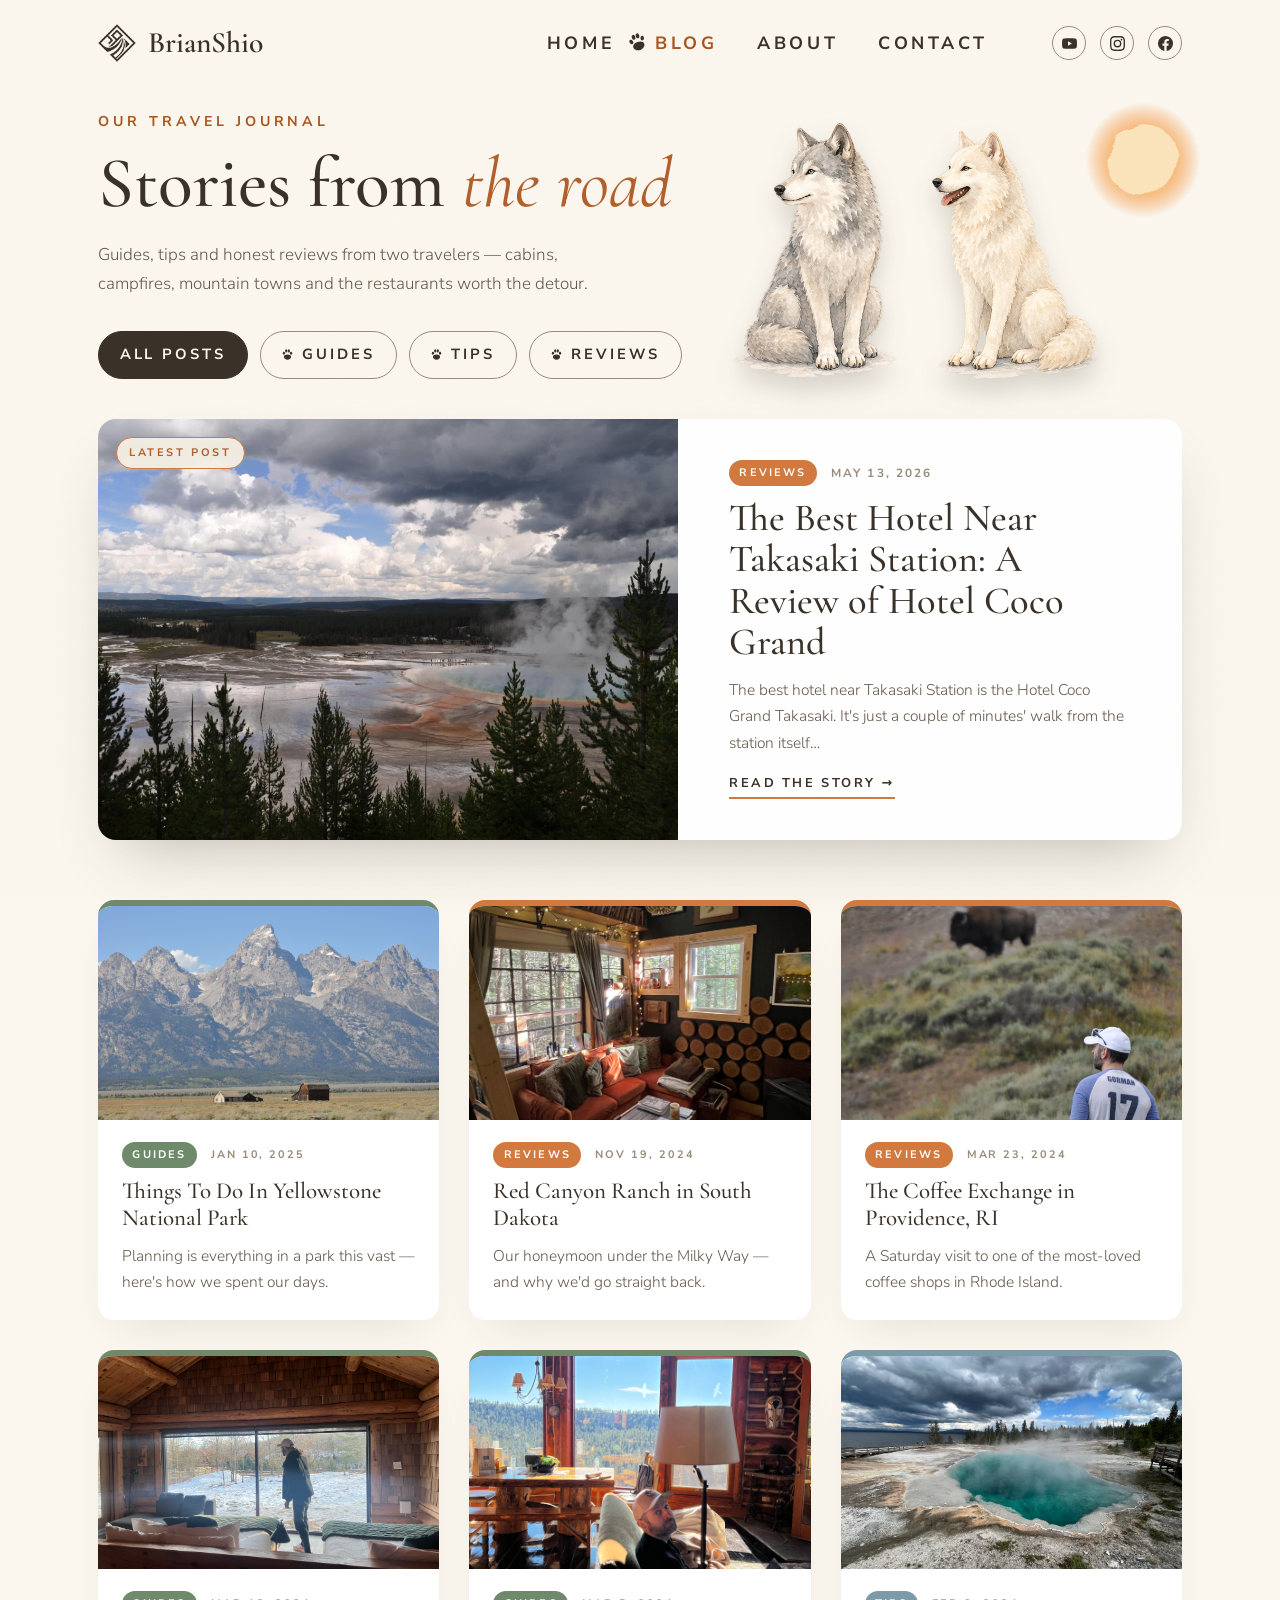
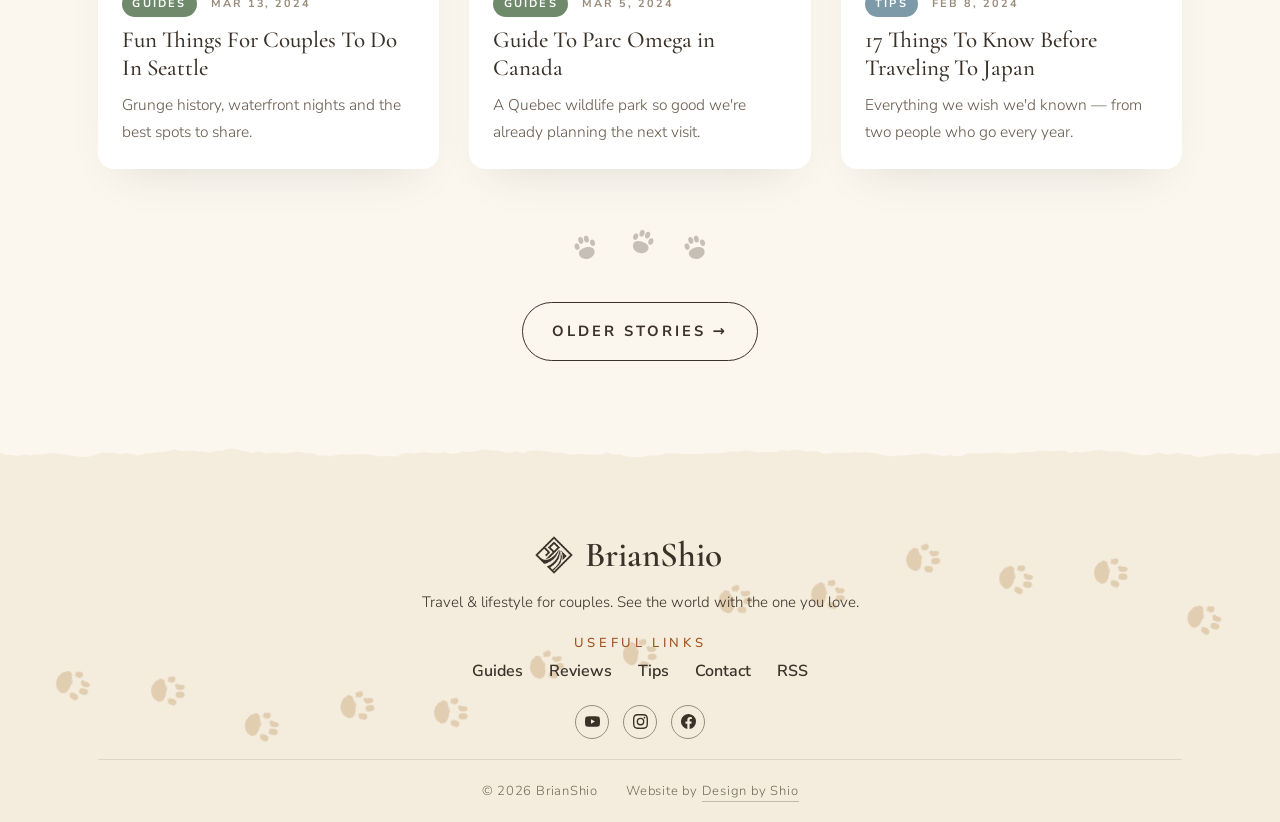
<file: blog_design_preview.html>
<!doctype html>
<html >
<head>
<meta charset="utf-8">
<meta name="viewport" content="width=device-width, initial-scale=1">
<link rel="preconnect" href="https://fonts.googleapis.com">
<link rel="preconnect" href="https://fonts.gstatic.com" crossorigin>
<link href="https://fonts.googleapis.com/css2?family=Cormorant+Garamond:ital,wght@0,400;0,500;0,600;1,400;1,500&family=Nunito+Sans:ital,wght@0,300;0,400;0,600;0,700;1,300&display=swap" rel="stylesheet">
<style>
/* =========================================================
   BrianShio — storybook meadow edition
   flat, soft-textured illustration: cream sky, sage forest,
   sand road, one cabin, deer / bear / a few wolves, leaves
   ========================================================= */
:root{
  --paper:#fbf7ef; --paper-2:#f4ecdd; --paper-3:#eadfca;
  --ink:#3a3129; --ink-soft:#66594c; --ink-mute:#9a8c7c;
  --accent:#d2793f; --accent-d:#b25f2b; --glow:#f6c76b; --sun:#e9b453;
  --sage-1:#c3cfbc; --sage-2:#a9bba3; --sage-3:#9fb39a; --sage-4:#7e9779; --sage-5:#5f7a5c; --sage-6:#4e6a4f;
  --sand:#e6d9c3; --sand-d:#d8c8ad; --meadow:#dfe3cf; --meadow-2:#ece5d2;
  --deer:#b98a5a; --deer-d:#8a6440; --deer-l:#dcc09a;
  --wood:#a3764f; --wood-d:#6e4c33; --cloud:#e6e1d5;
  --blush:#f3cdb3; --lav:#dcd6e8;
  --shadow:rgba(58,49,41,.14);
  --serif:"Cormorant Garamond","Times New Roman",serif; --sans:"Nunito Sans",system-ui,-apple-system,sans-serif; --max:1180px;
}
*{box-sizing:border-box}
html{scroll-behavior:smooth;-webkit-text-size-adjust:100%;text-size-adjust:100%}
body{margin:0;background:var(--paper);color:var(--ink);font-family:var(--sans);font-weight:300;font-size:17px;line-height:1.7;overflow-x:hidden}
h1,h2,h3,h4{font-family:var(--serif);font-weight:500;line-height:1.08;margin:0 0 .4em}
h1{font-size:clamp(2.8rem,6.4vw,5.6rem)} h2{font-size:clamp(2rem,4.2vw,3.4rem)} h3{font-size:clamp(1.4rem,2.4vw,1.9rem)}
p{margin:0 0 1.1em} a{color:inherit;text-decoration:none}
.wrap{max-width:var(--max);margin:0 auto;padding:0 clamp(20px,4vw,48px)}
.eyebrow{font-size:.76rem;letter-spacing:.28em;text-transform:uppercase;color:var(--accent-d);font-weight:700;margin-bottom:1.1em}
.btn{display:inline-flex;align-items:center;gap:.6em;font-size:.92rem;letter-spacing:.2em;text-transform:uppercase;font-weight:700;padding:1.1em 2em;border-radius:999px;color:#fff;background:var(--accent);box-shadow:0 14px 30px -10px var(--accent-d);transition:transform .35s,background .35s}
.btn:hover{background:var(--accent-d);transform:translateY(-3px) scale(1.03)}
.btn.ghost{background:transparent;color:var(--ink);border:1px solid var(--ink);box-shadow:none}
.btn.ghost:hover{background:var(--ink);color:var(--paper)}
/* accessibility: WCAG AA contrast (white on orange 4.58:1, eyebrows 4.9:1) - same as the home page */
.btn{background:#c0561b}.btn:hover{background:#b8521a}
.eyebrow{color:#a8561f}
.menu > li > a.active,.menu .sub a:hover{color:#a8561f!important}
footer .copy{color:#766858!important}
footer .fh{color:#9f5122!important}
footer ul a,footer .copy a{transition:color .25s}
footer ul a:hover,footer .copy a:hover{color:#9f5122!important;border-color:#9f5122!important}
.btn .paw{width:15px;height:15px}.btn .paw path,.btn .paw ellipse{fill:currentColor}
.btn.wiggle{animation:wiggle 3.2s ease-in-out infinite}.btn.wiggle:hover{animation:none}
@keyframes wiggle{0%,80%,100%{transform:rotate(0) translateY(0)}84%{transform:rotate(-2.5deg) translateY(-2px)}88%{transform:rotate(2.5deg) translateY(-2px)}92%{transform:rotate(-1.5deg) translateY(-1px)}96%{transform:rotate(1.5deg)}}
.link{font-size:.8rem;letter-spacing:.2em;text-transform:uppercase;font-weight:700;border-bottom:2px solid var(--accent);padding-bottom:.2em}.link:hover{color:var(--accent-d)}
.grain{position:fixed;inset:0;pointer-events:none;z-index:50;opacity:.4;mix-blend-mode:multiply;background-image:url("data:image/svg+xml;utf8,<svg xmlns='http://www.w3.org/2000/svg' width='300' height='300'><filter id='n'><feTurbulence type='fractalNoise' baseFrequency='.9' numOctaves='2' stitchTiles='stitch'/><feColorMatrix values='0 0 0 0 .55 0 0 0 0 .5 0 0 0 0 .42 0 0 0 .07 0'/></filter><rect width='100%' height='100%' filter='url(%23n)'/></svg>")}

/* nav */
.nav{position:fixed;top:0;left:0;right:0;z-index:40;padding:18px 0;transition:.4s}
.nav.scrolled{background:rgba(246,241,230,.92);backdrop-filter:blur(8px);box-shadow:0 8px 30px var(--shadow);padding:10px 0}
.nav .wrap{display:flex;align-items:center;justify-content:space-between;gap:24px}
.logo{display:flex;align-items:center;gap:12px;font-family:var(--serif);font-size:1.85rem;font-weight:600}.logo svg{width:34px;height:34px}
.logo-mark{width:38px;height:38px;object-fit:contain;flex:none}
.menu{display:flex;align-items:center;gap:12px;list-style:none;margin:0 40px 0 auto;padding:0}.menu li{position:relative}
.menu a{font-size:1.11rem;letter-spacing:.2em;text-transform:uppercase;font-weight:700;padding:8px 0;display:inline-block}
.menu > li > a{position:relative;padding-left:28px}
.menu > li > a::before{content:"";position:absolute;left:0;top:calc(50% - 1px);width:21px;height:21px;transform:translate(0,-50%) rotate(-20deg) scale(.7);opacity:0;transition:opacity .35s ease,transform .35s ease,background-color .3s;
  background-color:var(--ink);
  -webkit-mask:url("data:image/svg+xml;utf8,<svg xmlns='http://www.w3.org/2000/svg' viewBox='0 0 40 40'><g fill='black'><path d='M20 36c-6 0-11-4-11-9 0-4 4-7 11-7s11 3 11 7c0 5-5 9-11 9z'/><ellipse cx='9' cy='16' rx='3.4' ry='4.6' transform='rotate(-18 9 16)'/><ellipse cx='16' cy='9' rx='3.4' ry='4.8'/><ellipse cx='24' cy='9' rx='3.4' ry='4.8'/><ellipse cx='31' cy='16' rx='3.4' ry='4.6' transform='rotate(18 31 16)'/></g></svg>") center/contain no-repeat;
  mask:url("data:image/svg+xml;utf8,<svg xmlns='http://www.w3.org/2000/svg' viewBox='0 0 40 40'><g fill='black'><path d='M20 36c-6 0-11-4-11-9 0-4 4-7 11-7s11 3 11 7c0 5-5 9-11 9z'/><ellipse cx='9' cy='16' rx='3.4' ry='4.6' transform='rotate(-18 9 16)'/><ellipse cx='16' cy='9' rx='3.4' ry='4.8'/><ellipse cx='24' cy='9' rx='3.4' ry='4.8'/><ellipse cx='31' cy='16' rx='3.4' ry='4.6' transform='rotate(18 31 16)'/></g></svg>") center/contain no-repeat}
.menu > li > a:hover::before,.menu > li > a.active::before{opacity:1;transform:translate(0,-50%) rotate(-20deg) scale(1)}
.menu > li > a:hover::before{background-color:var(--accent)}
.menu > li > a.active{color:var(--accent-d)}
.menu .sub{position:absolute;left:0;top:100%;background:var(--paper);border:1px solid var(--paper-3);box-shadow:0 12px 30px var(--shadow);padding:12px 24px 12px 14px;list-style:none;margin:0;min-width:0;width:max-content;opacity:0;transform:translateY(8px);pointer-events:none;transition:.3s}
.menu li:hover .sub{opacity:1;transform:none;pointer-events:auto}.menu .sub a{font-weight:600;letter-spacing:.14em;padding:6px 0;transition:color .25s}
.menu .sub a:hover{color:var(--accent)}
.social{display:flex;gap:14px}.social a{width:34px;height:34px;border:1px solid var(--ink-mute);border-radius:50%;display:grid;place-items:center;transition:.3s}
.social a:hover{background:var(--accent);color:#fff;border-color:var(--accent)}.social svg{width:15px;height:15px;fill:currentColor}
.burger{display:none;background:none;border:0;cursor:pointer;padding:6px}.burger span{display:block;width:26px;height:2px;background:var(--ink);margin:6px 0}
@media (max-width:840px){.menu,.social{display:none}.burger{display:block}
  .nav.open .menu{display:flex;flex-direction:column;align-items:center;position:absolute;top:100%;left:auto;right:0;width:40vw;margin:0;background:var(--paper);padding:24px;gap:18px;box-shadow:0 20px 40px var(--shadow)}
  .nav.open .menu > li{width:9.5em}
  .nav.open .menu .sub{position:static;opacity:1;transform:none;pointer-events:auto;box-shadow:none;border:0;border-left:1px solid var(--ink-mute);margin-left:30px;padding:6px 0 0 14px}
  .nav.open::before{content:"";position:fixed;inset:0;background:rgba(0,0,0,.35);z-index:-1}
  .nav.open.scrolled{backdrop-filter:none;-webkit-backdrop-filter:none;transition:none}}

/* common */
section{position:relative}
.reveal{opacity:0;transform:translateY(28px)}
.print{opacity:0;transform-box:fill-box;transform-origin:center}
.scene{position:absolute;left:0;right:0;bottom:0;pointer-events:none;overflow:visible}
.scene svg.layer,.ground svg.layer,.trail svg.layer,.pair svg.layer,.valley svg.layer,.hills svg.layer{position:absolute;inset:0;width:100%;height:100%;overflow:visible}
.tree{transform-box:fill-box;transform-origin:50% 100%;animation:treesway 4.2s ease-in-out infinite}.tree:nth-child(even){animation-duration:5s}
@keyframes treesway{0%,100%{transform:rotate(-3deg) skewX(-3deg)}50%{transform:rotate(3deg) skewX(3deg)}}
.plant{transform-box:fill-box;transform-origin:50% 100%;animation:plantsway 3.6s ease-in-out infinite}.plant:nth-child(3n){animation-duration:4.4s}
@keyframes plantsway{0%,100%{transform:rotate(-4deg)}50%{transform:rotate(4deg)}}
.cloud{position:absolute;pointer-events:none;animation:drift linear infinite}
@keyframes drift{0%{transform:translateX(-12vw)}100%{transform:translateX(112vw)}}
@keyframes cloudfloat{0%,100%{transform:translateX(-1.5vw)}50%{transform:translateX(2.5vw)}}
.birds{position:absolute;pointer-events:none;overflow:visible}.bird{transform-box:fill-box;transform-origin:center}
.bird path{transform-box:fill-box;transform-origin:center}
.bird .wingL{animation:wingL .8s ease-in-out infinite;transform-box:fill-box;transform-origin:92% 88%}
.bird .wingR{animation:wingR .8s ease-in-out infinite;transform-box:fill-box;transform-origin:8% 88%}
@keyframes wingL{0%,100%{transform:rotate(16deg)}50%{transform:rotate(-24deg)}}
@keyframes wingR{0%,100%{transform:rotate(-16deg)}50%{transform:rotate(24deg)}}
@keyframes flap{0%,100%{transform:scaleY(1)}50%{transform:scaleY(.25)}}
.smoke circle{animation:puff 4.5s linear infinite;transform-box:fill-box;transform-origin:center}
#meadowScene .smoke{fill:#cdc6ba}   /* Why travel? meadow: greyer smoke so it reads against the pale sky */.smoke circle:nth-child(2){animation-delay:-1.5s}.smoke circle:nth-child(3){animation-delay:-3s}
@keyframes puff{0%{transform:translate(0,0) scale(.5);opacity:0}15%{opacity:.9}60%{opacity:.6}100%{transform:translate(18px,-70px) scale(1.9);opacity:0}}
.glow{animation:flicker 2.6s ease-in-out infinite}@keyframes flicker{0%,100%{opacity:.85}40%{opacity:1}60%{opacity:.75}}
.leaf-fall{position:absolute;inset:0;pointer-events:none;overflow:hidden}
#heroLeaves{bottom:14px;-webkit-mask-image:linear-gradient(180deg,#000 88%,transparent 100%);mask-image:linear-gradient(180deg,#000 88%,transparent 100%)}
.leaf-fall svg{position:absolute;top:-8vh;width:18px;animation:leaffall linear infinite;opacity:.85}
@keyframes leaffall{0%{transform:translate(0,0) rotate(0)}100%{transform:translate(var(--dx,40px),110vh) rotate(540deg)}}
/* animals drawn in SVG */
.animal{position:absolute;overflow:visible;will-change:transform}
.animal .legF,.animal .legB,.animal .legF2,.animal .legB2{transform-box:fill-box;transform-origin:50% 4%}
.animal .legF{animation:swingA .8s ease-in-out infinite}.animal .legB{animation:swingB .8s ease-in-out infinite}
.animal .legF2{animation:swingB .8s ease-in-out infinite}.animal .legB2{animation:swingA .8s ease-in-out infinite}
.animal .body{transform-box:fill-box;transform-origin:center;animation:bob .4s ease-in-out infinite}
.animal .tail{transform-box:fill-box;transform-origin:95% 15%;animation:wag 1.2s ease-in-out infinite}
.animal .head{transform-box:fill-box;transform-origin:10% 90%;animation:nod .8s ease-in-out infinite}
.animal *{animation-play-state:var(--walk,paused)}
.animal.always *{animation-play-state:running}
.animal.still .legF,.animal.still .legB,.animal.still .legF2,.animal.still .legB2,.animal.still .body,.animal.still .tail{animation:none}
.animal.still .head{animation-play-state:running}
.animal .fur{opacity:.55}.animal .wash{filter:url(#wc)}.animal .wash2{filter:url(#wc2)}
.shadow{opacity:.18}
@keyframes swingA{0%{transform:rotate(-18deg)}50%{transform:rotate(18deg)}100%{transform:rotate(-18deg)}}
@keyframes swingB{0%{transform:rotate(18deg)}50%{transform:rotate(-18deg)}100%{transform:rotate(18deg)}}
@keyframes bob{0%,100%{transform:translateY(0)}50%{transform:translateY(-2px)}}
@keyframes wag{0%,100%{transform:rotate(-5deg)}50%{transform:rotate(6deg)}}
@keyframes nod{0%,100%{transform:rotate(0)}50%{transform:rotate(2.5deg)}}
/* river */
.riverflow path{animation:flowdash 7s linear infinite}
.riverflow path:nth-child(2){animation-duration:9.5s}
@keyframes flowdash{to{stroke-dashoffset:-162}}
/* bunnies & small critters */
.bunny,.critter{position:absolute;pointer-events:none}
.bunny svg,.critter svg{width:100%;display:block;overflow:visible}
.bunny svg{transform-origin:50% 100%;animation:bunnybreathe 3.4s ease-in-out infinite}
@keyframes bunnybreathe{0%,100%{transform:scaleY(1)}50%{transform:scaleY(1.035)}}
.bunny .ear{transform-box:fill-box;transform-origin:50% 95%;animation:eartwitch 4.6s ease-in-out infinite}
.bunny .ear2{animation-delay:.18s}
@keyframes eartwitch{0%,84%,100%{transform:rotate(0)}88%{transform:rotate(-9deg)}93%{transform:rotate(4deg)}}
.bunny.sniffer svg{animation:bunnysniff 6s ease-in-out infinite}
@keyframes bunnysniff{0%,42%,100%{transform:rotate(0) translateY(0)}52%{transform:rotate(11deg) translateY(2px)}60%{transform:rotate(8deg) translateY(1px)}70%{transform:rotate(12deg) translateY(2px)}82%{transform:rotate(0) translateY(0)}}
.squirrel svg{transform-origin:50% 100%;animation:nibble 4.2s ease-in-out infinite}
@keyframes nibble{0%,68%,100%{transform:scaleY(1)}76%{transform:scaleY(.955)}82%{transform:scaleY(1)}88%{transform:scaleY(.965)}}
.squirrel .tail{transform-box:fill-box;transform-origin:12% 88%;animation:tailsway 3s ease-in-out infinite}
@keyframes tailsway{0%,100%{transform:rotate(0)}50%{transform:rotate(-8deg)}}
.birdie svg{transform-origin:62% 92%;animation:peck 3.8s ease-in-out infinite}
@keyframes peck{0%,58%,100%{transform:rotate(0)}68%{transform:rotate(16deg)}76%{transform:rotate(3deg)}84%{transform:rotate(14deg)}}
/* deer */
.deer .legF,.deer .legB,.deer .legF2,.deer .legB2{animation-duration:.7s}
.deer .head{transform-origin:40% 95%;animation:graze 5s ease-in-out infinite}
@keyframes graze{0%,70%,100%{transform:rotate(0)}80%,90%{transform:rotate(14deg)}}
/* photo wolves (from the painting) */
.wolf-box{position:absolute;bottom:0;will-change:transform;line-height:0}
.wolf{display:block;height:var(--h,300px);width:auto;object-fit:contain;filter:drop-shadow(0 18px 14px rgba(58,49,41,.18))}
.wolf.hop{animation:hop .55s ease-in-out infinite;animation-play-state:var(--walk,paused);transform-origin:50% 100%}
.wolf.breathe{animation:breathe 3.6s ease-in-out infinite;transform-origin:50% 100%}
@keyframes hop{0%,100%{transform:scaleX(var(--dir,1)) translateY(0) rotate(0)}50%{transform:scaleX(var(--dir,1)) translateY(-6px) rotate(calc(-1.5deg * var(--dir,1)))}}
@keyframes breathe{0%,100%{transform:scaleX(var(--dir,1)) scaleY(1)}50%{transform:scaleX(var(--dir,1)) scaleY(1.015)}}
.walker{position:absolute;left:0;top:0;width:0;height:0;z-index:4;will-change:transform}
#walker{z-index:5}#walker2{z-index:3}
.walker>*{position:absolute!important;bottom:0;left:0;transform:translateX(-50%)}
/* couples: once the pair meets, legs stop and only the necks sway (random rhythm per deer) */
.pl .head,.pr .head{transform-box:fill-box;transform-origin:80% 85%}
.pl.met .legF,.pl.met .legB,.pl.met .legF2,.pl.met .legB2,.pr.met .legF,.pr.met .legB,.pr.met .legF2,.pr.met .legB2,.pl.met .body,.pr.met .body,.pl.met .tail,.pr.met .tail{animation:none!important}
.pl.met .head,.pr.met .head{animation:headSway var(--nodDur,3.2s) ease-in-out var(--nodDelay,0s) infinite;animation-play-state:running!important}
@keyframes headSway{0%,100%{transform:rotate(0)}25%{transform:rotate(-5deg)}55%{transform:rotate(3deg)}75%{transform:rotate(-2deg)}}
.photo{position:relative;overflow:hidden;border-radius:14px;box-shadow:0 34px 70px -26px rgba(58,49,41,.38),0 0 0 6px #fff;transform-style:preserve-3d}
.photo svg{position:absolute;inset:0;width:100%;height:100%}

/* hero */
.hero{min-height:100vh;display:flex;align-items:flex-start;overflow:clip;overflow-clip-margin:10px;z-index:1;background:linear-gradient(180deg,#e8f1f5 0%,var(--paper) 62%)}
.bloom{position:absolute;border-radius:50%;filter:blur(46px);opacity:.7;pointer-events:none}
.hero .wrap{position:relative;z-index:3;width:100%;display:grid;grid-template-columns:5.2fr 4.8fr;gap:clamp(28px,5vw,70px);align-items:start;padding-top:128px;padding-bottom:calc(36vh + 10px)}
.hero-copy{max-width:660px;position:relative}.hero-copy>*{position:relative;z-index:1}
#heroSun{position:absolute;right:0;top:-8%;width:min(150px,15vw);z-index:0!important;overflow:visible}
.hero h1 .ital{font-style:italic;font-weight:400;color:var(--accent-d)}
.hero .lead{font-size:1.375rem;max-width:540px}
.hero .eyebrow{font-size:.885rem}
.hero .cta{display:flex;gap:16px;flex-wrap:wrap;margin-top:1.6em}
.hero .photo-col{position:relative;justify-self:end;width:100%;max-width:560px;margin-top:10px}
.hero .photo-col .photo{aspect-ratio:16/10;width:100%}
.hero .featured{position:absolute;right:-26px;bottom:-69px;z-index:2;width:155px;height:155px;border-radius:50%;background:rgba(246,241,230,.96);padding:10px 5px 0;display:flex;flex-direction:column;justify-content:center;align-items:center;text-align:center;box-shadow:0 20px 40px -18px var(--shadow)}
.hero .featured .date{font-size:.825rem;letter-spacing:.1em;text-transform:uppercase;color:var(--accent-d);font-weight:700}
.hero .featured{cursor:pointer;border:1px solid var(--accent);transition:transform .35s,box-shadow .35s,background .35s}
.hero .featured:hover{transform:translateY(-4px) scale(1.04);box-shadow:0 26px 46px -16px var(--shadow);background:#fffdf8}
.hero .featured .read{color:var(--accent);font-weight:700;font-size:.9rem;margin-top:.25em}
.hero .featured h3{font-size:1.08rem;margin:.25em 0 .3em;line-height:1.2}.hero .featured p{font-size:.9rem;margin:0;line-height:1.35}
#heroSlides .tiles{position:absolute;inset:0;display:grid;grid-template-columns:repeat(8,1fr);grid-template-rows:repeat(5,1fr);pointer-events:none}
#heroSlides .tiles div{opacity:0;background-repeat:no-repeat}
#heroSlides .tiles div.on{animation:tileIn .55s ease forwards}
@keyframes tileIn{0%{opacity:0;filter:brightness(1.9)}45%{opacity:1;filter:brightness(1.45)}100%{opacity:1;filter:brightness(1)}}
.hero .sky{position:absolute;inset:0;z-index:0;pointer-events:none}
.hero .ground{position:absolute;left:0;right:0;bottom:0;height:36vh;min-height:260px;z-index:2;pointer-events:none;overflow:clip;overflow-clip-margin:10px}
.hero .ground .front{z-index:6}
.hero .cabin{position:absolute;left:4%;bottom:15vh;width:clamp(220px,22vw,340px);z-index:3;pointer-events:none}
.hero .deer-fg{position:absolute;right:6%;bottom:1vh;width:clamp(120px,12vw,180px);z-index:7;pointer-events:none}
@media (max-width:840px){.hero .wrap{grid-template-columns:1fr;padding-top:96px;padding-bottom:calc(40vh + 24px);gap:22px}
  .hero .photo-col{width:100%;margin-top:0}.hero .featured{left:8px;bottom:-52px;max-width:230px;padding:12px 14px}.hero .featured p{display:none}
  #heroSun{right:0;top:-10px;width:90px}.hero .cabin{left:2%;bottom:16vh;width:170px}.hero .deer-fg{width:130px;right:3%}}

/* why — deer meadow */
.why{padding:clamp(90px,12vw,160px) 0 0;overflow:hidden}
.why .clouds{position:absolute;inset:0;pointer-events:none;z-index:0}
.why .wrap{position:relative;z-index:1}
.why .eyebrow{font-size:.885rem}
.why blockquote .br-m{display:none}
.why .grid{display:grid;grid-template-columns:.95fr 1.05fr;gap:clamp(30px,6vw,80px);align-items:end}
.why blockquote{font-family:var(--serif);font-size:clamp(1.7rem,3.1vw,2.5rem);font-style:italic;font-weight:400;line-height:1.3;margin:0 0 1.2em}
.why .authors{font-size:12px;letter-spacing:.1em;text-transform:uppercase;font-weight:700;position:relative}
.why .authors .avatar{position:absolute;right:0;top:calc(50% + 20px);transform:translateY(-90%);width:143px;height:143px;border-radius:50%;overflow:hidden;display:block;border:2px solid var(--accent);box-shadow:0 12px 26px -12px var(--shadow)}
.why .authors .avatar img{width:100%;height:100%;object-fit:cover;object-position:50% 82%;transform:scale(1.12) translateX(7px);transform-origin:50% 82%;display:block}.why .authors small{display:block;font-size:12px;letter-spacing:.06em;color:var(--ink-mute);font-weight:600;margin-top:.3em}
.why ul{list-style:none;padding:0;margin:1.2em 0 1.6em;display:grid;grid-template-columns:minmax(0,1fr) minmax(0,1fr);gap:.5em 1.5em}
.why li{display:flex;align-items:center;gap:.6em;font-weight:600}.why li svg{width:18px;height:18px;flex:none}.why .copy{padding-bottom:clamp(60px,8vw,120px)}
.meadow-scene{position:relative;top:-145px;height:clamp(380px,46vw,560px)}
.meadow-scene svg.layer{position:absolute;inset:0;width:100%;height:100%;overflow:visible}
@media (max-width:840px){.why .grid{grid-template-columns:minmax(0,1fr)}.meadow-scene{height:400px}}

/* pillars */
.pillars{padding:clamp(0px,.9vw,14px) 0 clamp(40px,8vw,80px)}
.pillars .cards{display:grid;grid-template-columns:repeat(3,1fr);gap:clamp(18px,3vw,36px)}
.card{background:#fff;padding:clamp(28px,3vw,42px);border-radius:16px;position:relative;box-shadow:0 26px 50px -24px var(--shadow);transform-style:preserve-3d;transition:box-shadow .5s;border-top:6px solid var(--c,var(--accent))}
.card:hover{box-shadow:0 40px 70px -24px rgba(58,49,41,.3)}
.card .ico{width:66px;height:66px;margin-bottom:1.1em;transform:translateZ(30px)}
.card h3{transform:translateZ(24px)}.card p{font-size:15px;transform:translateZ(14px);min-height:6.5em}.card .link{transform:translateZ(20px);display:inline-block}
@media (max-width:840px){.pillars .cards{grid-template-columns:1fr}}

/* plains — hills at golden hour, bison far away */
.plains{padding:clamp(100px,14vw,200px) 0 0;min-height:calc(100vh + 140px);background:linear-gradient(180deg,var(--paper) 0%,#f6e3cf 55%,#f9e6d2 75%,var(--paper) 100%);overflow:hidden}
.plains .wrap{position:relative;z-index:2}
.plains blockquote{font-family:var(--serif);font-size:clamp(1.5rem,2.6vw,2.2rem);font-style:italic;font-weight:400;line-height:1.4;max-width:820px;margin:0 auto 1.2em;text-align:center}
.plains cite{display:block;text-align:center;font-style:normal;font-size:12px;letter-spacing:.1em;text-transform:uppercase;color:var(--ink-mute);font-weight:700}
.plains .next .eyebrow{font-size:12px;letter-spacing:.1em;margin-bottom:20px}
.next{margin:calc(clamp(60px,8vw,110px) - 10px) auto 0;text-align:center}
.next .big{font-family:var(--serif);font-size:clamp(4rem,12vw,10rem);font-weight:500;line-height:.9;margin-top:-40px}
.next .big .sun{display:inline-block;width:.18em;height:.18em;border-radius:50%;background:#d8452e;vertical-align:.55em;margin-left:.12em}
.plains .hills{position:absolute;left:0;right:0;bottom:0;height:42vh;z-index:1;pointer-events:none}
.plains .herd{position:absolute;left:0;right:0;bottom:0;height:30vh;z-index:1;pointer-events:none}
.plains .bison-walk{position:absolute;left:0;bottom:0;width:100%;height:100%;pointer-events:none}
.plains .walker1{animation:crossR 90s linear infinite}
.plains .walker2{animation:crossR 62s linear infinite;animation-delay:-25s}
@keyframes crossR{from{transform:translateX(-18vw)}to{transform:translateX(112vw)}}
.plains .b1 .head{animation-duration:3.4s}
.plains .b2 .head{animation:graze 6.5s ease-in-out infinite}
.plains .b3 .head{animation-duration:4.6s;animation-delay:-1.6s;transform-origin:50% 85%}
.plains .baby .head{animation:graze 4.2s ease-in-out infinite;animation-delay:-2s}
.plains .sun-big{position:absolute;right:10%;top:22%;width:min(220px,24vw);z-index:0}

/* trust — the wolf pack crosses */
.trust{padding:140px 0 clamp(100px,12vw,160px)}
.trust .side-wolf{position:absolute;bottom:40px;width:clamp(150px,15vw,230px);height:auto;pointer-events:none;z-index:1}
.trust .side-wolf.l{left:5%;transform:scaleX(-1)}.trust .side-wolf.r{right:5%}
@media (max-width:1000px){.trust .side-wolf{display:none}}
.trust .wrap{position:relative;z-index:2;max-width:760px;text-align:center}.trust p{font-size:17px}
.trust .eyebrow,.gallery .eyebrow,.couples .eyebrow,.family .eyebrow{font-size:.885rem}
.gallery header .link{font-size:17px}
.trust .trail{position:absolute;left:0;right:0;bottom:0;height:150px;z-index:0;pointer-events:none}
.trust .pack{position:absolute;left:0;right:0;bottom:0;height:100%}
.trust .pack .wolf{--h:clamp(120px,19vh,220px)}.trust .pack .pup .wolf{--h:clamp(70px,11vh,125px)}
@media (max-width:840px){.trust .trail{height:200px}}

/* gallery */
.gallery{padding:calc(clamp(80px,10vw,140px) - 20px) 0 clamp(100px,15vw,200px);background:linear-gradient(180deg,var(--paper),var(--paper-2));overflow:hidden}
.gallery header{display:flex;align-items:flex-end;justify-content:space-between;gap:24px;margin-bottom:2.4rem}
.masonry{display:grid;grid-template-columns:repeat(8,1fr);grid-auto-rows:80px;gap:7px;grid-auto-flow:dense}
.ph{position:relative;overflow:hidden;border-radius:10px;background:var(--paper-3);box-shadow:0 18px 40px -18px var(--shadow);transform-style:preserve-3d}
.ph svg,.ph img{position:absolute;inset:0;width:100%;height:100%}.ph img{object-fit:cover}
.ph span{position:absolute;left:14px;bottom:10px;font-size:.66rem;letter-spacing:.24em;text-transform:uppercase;color:#fff;font-weight:700;text-shadow:0 1px 4px rgba(0,0,0,.3)}
.ph.tall{grid-row:span 2}.ph.wide{grid-column:span 2}.ph.big,.ph.sq{grid-column:span 2;grid-row:span 2}
.gal-sub{display:grid;grid-template-columns:260fr 180fr 228fr;grid-template-rows:300fr 208fr;gap:7px;min-height:0}
.gal-sub .ph{min-height:0}
@media (max-width:540px){.gal-sub{grid-column:span 2;grid-row:span 4}}
@media (max-width:540px){.masonry{grid-template-columns:repeat(2,1fr);grid-auto-rows:130px}}
@media (max-width:840px){.gallery header{flex-direction:column;align-items:flex-start}}
.gallery .trail{position:absolute;left:0;right:0;bottom:60px;height:260px;z-index:2;pointer-events:none}   /* 60px clear of the section edge */
@media (max-width:840px){.gallery .trail{height:190px}}
.gallery .foliage{position:absolute;left:0;bottom:0;width:clamp(200px,24vw,360px);pointer-events:none;z-index:2}

/* couples — two deer meet on the hill */
.couples{padding:clamp(100px,12vw,180px) 0 clamp(200px,26vw,340px)}
.couples .grid{display:grid;grid-template-columns:1fr 1fr;gap:clamp(30px,6vw,90px);align-items:center;position:relative;z-index:3}
.couples .photo{aspect-ratio:4/5;width:90%;justify-self:center}   /* frame fills the column; the photo is shown larger inside it, overflow simply hidden (file untouched) */
.couples .pair{position:absolute;left:0;right:0;bottom:-20px;height:clamp(240px,32vw,380px);z-index:2;pointer-events:none}
.couples .heart{position:absolute;left:50%;bottom:calc(100% - 60px);width:36px;transform:translateX(-50%) scale(0);opacity:0}
@media (max-width:840px){.couples .grid{grid-template-columns:1fr}}

/* family — deer family walks into the hills */
.family{padding:clamp(80px,10vw,140px) 0 clamp(220px,28vw,360px);overflow:hidden;background:linear-gradient(180deg,var(--paper),#eef2ea 60%,var(--paper))}
.family .wrap{text-align:center;max-width:760px;position:relative;z-index:2}
.family .valley{position:absolute;left:0;right:0;bottom:0;height:clamp(260px,34vw,420px);z-index:1;pointer-events:none}

/* story — dusk over the range */
.story{min-height:120vh;padding:clamp(120px,16vw,220px) 0 clamp(220px,30vw,380px);overflow:hidden;background:linear-gradient(180deg,var(--paper) 0%,var(--lav) 30%,var(--blush) 58%,#f8e3cf 75%,var(--paper) 100%)}
.story .wrap{position:relative;z-index:3;max-width:880px;text-align:center;margin-top:20px}
.story h2{margin-bottom:.4em}.story h2 .ital{font-style:italic;font-weight:400;color:var(--accent-d)}   /* same size as the Trust heading */
.story p{font-size:17px}
.story .layers{position:absolute;inset:0 0 10px 0;z-index:1;pointer-events:none}   /* whole scene sits 10px higher */
.story .layers svg.ridge{position:absolute;left:-5%;width:110%;bottom:0}
.story .layers svg.ridge.l4{bottom:-20px}   /* front snowy divider sits 20px lower */
.story .layer{will-change:transform}
.story .ridgepack{position:absolute;left:0;right:0;bottom:118px;height:clamp(150px,20vw,260px)}
.story .ridgepack .wolf-box{height:100%}.story .ridgepack .wolf{--h:100%;height:100%}
.story .ridgecabin{position:absolute;left:calc(52% - 60px);bottom:100px;width:clamp(275px,34.3vw,480px)}
.story .snow-fall{z-index:2}
.snow-fall{position:absolute;inset:0;pointer-events:none;overflow:hidden}
.snow-fall i{position:absolute;top:-4vh;border-radius:50%;background:#fff;opacity:.8;animation:fall linear infinite}
@keyframes fall{0%{transform:translate(0,0)}100%{transform:translate(var(--dx,20px),108vh)}}
.firefly{position:absolute;width:6px;height:6px;border-radius:50%;background:#ffe9a8;box-shadow:0 0 10px 3px rgba(255,225,150,.6);animation:fly-fire 6s ease-in-out infinite}
@keyframes fly-fire{0%,100%{transform:translate(0,0);opacity:0}20%{opacity:1}50%{transform:translate(var(--fx,20px),var(--fy,-30px));opacity:.9}80%{opacity:1}}

/* footer */
footer{padding:calc(clamp(60px,8vw,100px) - 20px) 0 20px;position:relative;overflow:hidden;background:var(--paper-2)}
/* footer layout B: centered stack — logo, tagline, one line of links, socials, copyright */
footer .grid{display:flex;flex-direction:column;align-items:center;text-align:center;gap:22px;position:relative;z-index:2}
footer .grid>div:first-child{max-width:none;display:flex;flex-direction:column;align-items:center}
footer .grid>div:first-child .logo{font-size:2.2rem;transform:translateX(-12px)}   /* offset the logo image width so the wordmark reads centered */
footer .grid>div:first-child p{margin:.4em auto 0!important;font-size:15px!important;max-width:none!important;white-space:nowrap}
footer .fh{font-weight:500;line-height:1.08;margin:0 0 .6em}   /* Useful links: was h4, now p (same look) */
footer .fh{font-family:var(--sans);font-size:13px;letter-spacing:.28em;text-transform:uppercase;color:var(--accent-d);margin-bottom:.6em}
footer ul{list-style:none;margin:0;padding:0;display:flex;justify-content:center;gap:6px 26px;flex-wrap:wrap}
footer .social{justify-content:center}
footer .grid>div:nth-child(2){margin-top:-2px}   /* 20px below the tagline (the grid's own 22px gap is absorbed) */
footer .social-block{margin-top:-2px}   /* 20px below the link row (the grid's own 22px gap is absorbed) */footer li{margin:0;font-weight:600;font-size:16px}
footer .copy a{border-bottom:1px solid rgba(58,49,41,.28);padding-bottom:1px;transition:color .25s,border-color .25s}
footer .copy a:hover{color:var(--accent);border-color:var(--accent)}
footer .copy{margin-top:20px;padding-top:20px;border-top:1px solid rgba(58,49,41,.12);font-size:13px;color:var(--ink-mute);letter-spacing:.06em;display:flex;justify-content:center;gap:28px;flex-wrap:wrap;position:relative;z-index:2}
footer .trail{position:absolute;inset:0;z-index:1;pointer-events:none;opacity:.55}
@media (max-width:840px){footer .grid{gap:18px}}
@media (prefers-reduced-motion:reduce){.wolf,.animal *,.bird path,.smoke circle,.glow,.tree,.plant,.cloud,.leaf-fall svg,.firefly{animation:none!important}.reveal{opacity:1;transform:none}.print{opacity:1}}
/* ===== responsive tweaks: 841-950 / 951-1140 (keep at end of stylesheet so they win the cascade) ===== */
@media (min-width:841px) and (max-width:1140px){.why .authors .avatar{right:-72px}}
@media (min-width:951px) and (max-width:1140px){.why .authors .avatar{right:-45px}}
@media (min-width:841px) and (max-width:950px){.why .authors .avatar{translate:7px 0}}
@media (min-width:951px) and (max-width:1140px){.plains .birds{top:calc(10% - 40px)!important}.plains{padding-top:calc(clamp(100px,14vw,200px) + 20px)}}
@media (min-width:1141px){.plains .birds{top:calc(10% - 40px)!important}}
@media (min-width:1141px){.plains .baby{left:calc(27% + 40px)!important}}
@media (min-width:951px) and (max-width:1140px){.plains .baby{left:calc(27% + 40px)!important}}
@media (min-width:841px) and (max-width:950px){.plains .baby{left:calc(27% + 80px)!important}}
@media (min-width:541px) and (max-width:840px){.plains .baby{left:calc(27% + 60px)!important}}
@media (min-width:541px) and (max-width:840px){.couples .photo{width:calc(64.8% + 20px);justify-self:center;aspect-ratio:auto;height:0;padding-top:calc(81% - 60px)}}
@media (min-width:541px) and (max-width:840px){.couples .grid>div:nth-child(2){text-align:center}.couples .grid>div:nth-child(2) p:first-of-type{max-width:80%;margin-left:auto;margin-right:auto}}
@media (min-width:1141px){.story .birds{top:calc(12% + 30px)!important}.story{padding-top:calc(clamp(120px,16vw,220px) + 70px)}}
@media (min-width:841px) and (max-width:950px){.plains .birds{top:calc(10% - 30px)!important}.plains{padding-top:calc(clamp(100px,14vw,200px) + 60px)}}
@media (min-width:951px) and (max-width:1140px){.story .birds{top:12%!important}.story{padding-top:calc(clamp(120px,16vw,220px) + 40px)}}
@media (min-width:320px) and (max-width:1140px){.family .valley .grass-br{display:none}}
@media (min-width:541px) and (max-width:840px){.family{padding-top:calc(clamp(80px,10vw,140px) + 20px);padding-bottom:calc(clamp(220px,28vw,360px) + 40px)}}
@media (min-width:541px) and (max-width:840px){.story{padding-top:calc(clamp(120px,16vw,220px) + 90px)}}
@media (min-width:541px) and (max-width:840px){footer .trail{transform:translateY(-10px)}}
@media (min-width:320px) and (max-width:840px){footer .social{display:flex}}
/* 320-540px (スマホ) */
html,body{overflow-x:clip}
@media (min-width:951px) and (max-width:1140px){.trust .side-wolf{bottom:0;display:block}.trust .side-wolf.l{left:calc(5% + 40px)}.trust .side-wolf.r{right:calc(5% + 40px)}}
@media (min-width:841px) and (max-width:950px){.trust .side-wolf{bottom:0;display:block}.trust .side-wolf.l{left:calc(5% + 40px)}.trust .side-wolf.r{right:calc(5% + 40px)}}
@media (min-width:541px) and (max-width:840px){.trust .side-wolf{bottom:0;display:block}.trust .side-wolf.l{left:calc(5% - 20px)}.trust .side-wolf.r{right:calc(5% - 20px)}}@media (min-width:841px) and (max-width:950px){.hero .photo-col{width:110%;margin-top:30px}}
@media (min-width:841px) and (max-width:950px){.story .birds{top:calc(12% - 20px)!important}.story{padding-top:calc(clamp(120px,16vw,220px) + 40px)}}
/* 541-840px (iPad縦・大きめスマホ横) */
@media (min-width:541px) and (max-width:840px){.why .copy p:first-of-type{max-width:85%}.hero .photo-col{justify-self:start;margin-top:20px}.hero .featured{left:auto;right:max(-26px,calc(10px - clamp(20px,4vw,48px)));bottom:-69px;max-width:none;padding:10px 5px 0}.hero .featured p{display:block}}
@media (min-width:541px) and (max-width:840px){.why .authors .avatar{right:100px;top:calc(50% - 35px);transform:translateY(-55%)}}
@media (min-width:541px) and (max-width:840px){.meadow-scene{width:90%;margin-left:auto;margin-right:auto}}
@media (min-width:541px) and (max-width:840px){.meadow-scene .bunny:not(.sniffer){bottom:calc(26% - 60px)!important}}
@media (min-width:541px) and (max-width:840px){.meadow-scene .bush-br{transform:translate(-10px,10px);clip-path:polygon(0 0,100% 0,100% 94.5%,90% 97%,80% 94.5%,70% 97%,60% 95%,50% 97%,40% 94.5%,30% 97%,20% 95%,10% 97%,0 95%)}}
@media (min-width:541px) and (max-width:840px){.meadow-scene .birdie{left:calc(44% + 10px)!important}}
@media (min-width:541px) and (max-width:840px){.card h3{font-size:24.4px}}
@media (min-width:541px) and (max-width:840px){.card p{font-size:17px}.card .link{font-size:calc(.9rem + 2px)}.pillars{margin-top:-60px;position:relative;z-index:2}}
@media (min-width:841px){.pillars .card .link{font-size:calc(.8rem + 2px)}}
@media (min-width:541px) and (max-width:840px){.plains .birds{top:calc(10% - 20px)!important}.plains{padding-top:calc(clamp(100px,14vw,200px) + 80px)}.plains blockquote{font-size:24.5px}.next .big{font-size:calc(clamp(4rem,12vw,10rem) + 5px)}}
@media (min-width:841px) and (max-width:950px){.gallery .trail{bottom:40px}}
@media (min-width:541px) and (max-width:840px){.gallery .trail{bottom:60px}.gallery{padding-bottom:calc(clamp(100px,15vw,200px) + 60px)}}
@media (min-width:841px) and (max-width:950px){.couples .photo{aspect-ratio:auto;height:0;padding-top:calc(112.5% + 100px)}.couples .photo img{object-position:50% 50%!important}}
/* 441-540px: 大きめスマホ (initially same as 320-440) */
@media (min-width:441px) and (max-width:540px){.why .authors .avatar{top:50%}}
@media (min-width:320px) and (max-width:540px){footer .ft-l1,footer .ft-l2{display:block}footer .grid>div:first-child p{white-space:normal!important}}
@media (min-width:441px) and (max-width:540px){.gallery .trail .bear{width:250px!important;left:-540px!important}}
@media (min-width:541px) and (max-width:840px){.hero .wrap{padding-bottom:calc(40vh + 64px)}}
@media (min-width:441px) and (max-width:540px){.hero .featured{max-width:none;padding:10px 5px 0}.hero .featured p{display:block}}
@media (min-width:441px) and (max-width:540px){.hero .photo-col{margin-top:20px}.hero .wrap{padding-top:136px}}
@media (min-width:441px) and (max-width:540px){.meadow-scene .bunny:not(.sniffer){bottom:calc(26% - 20px)!important}}
@media (min-width:441px) and (max-width:540px){.card p{font-size:16px}}
@media (min-width:441px) and (max-width:540px){.why blockquote{font-size:calc(clamp(1.7rem,3.1vw,2.5rem) + 2px)}}
@media (min-width:441px) and (max-width:540px){.card h3{font-size:25px}.card .link{font-size:.9rem}}
@media (min-width:441px) and (max-width:540px){.plains blockquote{font-size:24.5px}}
@media (min-width:441px) and (max-width:540px){.plains{padding-top:calc(clamp(100px,14vw,200px) + 80px)}.plains .birds{width:min(475px,66vw)!important}.next .big{font-size:calc(clamp(4rem,12vw,10rem) + 13px)}}
@media (min-width:441px) and (max-width:540px){.plains .baby{bottom:14px!important}}
@media (min-width:441px) and (max-width:540px){.hero .featured{translate:0 30px}}
@media (min-width:403px) and (max-width:440px){.hero .featured{translate:0 20px}}
@media (min-width:394px) and (max-width:402px){.hero .featured{translate:0 15px}}
@media (min-width:403px) and (max-width:440px){.plains{min-height:calc(100vh + 155px)}.plains .next{margin-bottom:15px}}
@media (min-width:403px) and (max-width:440px){#whyClouds .cloud:nth-of-type(1){width:min(300px,25.2vw)!important}#whyClouds .cloud:nth-of-type(2){width:min(240px,20.4vw)!important}#whyClouds .cloud:nth-of-type(3){width:min(180px,15.6vw)!important}}
@media (min-width:441px) and (max-width:540px){#whyClouds .cloud:nth-of-type(1){width:min(300px,25.2vw)!important}#whyClouds .cloud:nth-of-type(2){width:min(240px,20.4vw)!important}#whyClouds .cloud:nth-of-type(3){width:min(180px,15.6vw)!important}}
@media (min-width:441px) and (max-width:540px){.plains{min-height:calc(100vh + 160px)}.plains .next{margin-bottom:20px}}
@media (min-width:441px) and (max-width:540px){.trust .side-wolf{bottom:10px;display:block;width:124px}.trust .side-wolf.l{left:calc(5% - 20px)}.trust .side-wolf.r{right:calc(5% - 20px)}}
@media (min-width:441px) and (max-width:540px){.masonry{grid-template-rows:190px 130px 130px 130px 130px 190px 130px 130px 190px}}
@media (min-width:441px) and (max-width:540px){.gallery .trail{bottom:60px}.gallery{padding-bottom:calc(clamp(100px,15vw,200px) + 60px)}}
@media (min-width:441px) and (max-width:540px){.couples .photo{aspect-ratio:auto;height:0;padding-top:calc(112.5% - 80px)}.couples .grid{gap:calc(clamp(30px,6vw,90px) + 10px)}}
@media (min-width:441px) and (max-width:540px){.family{padding-top:120px}}
@media (min-width:441px) and (max-width:540px){.trust{padding-top:120px}}
@media (min-width:541px) and (max-width:840px){.trust{padding-top:115px;padding-bottom:calc(clamp(100px,12vw,160px) + 20px)}}
@media (min-width:441px) and (max-width:540px){.story .birds{top:100px!important;left:40px!important;width:min(475px,66vw)!important}.story{padding-top:calc(120px + 15vw)}.story h2{font-size:35px}}
@media (min-width:441px) and (max-width:540px){.pillars{margin-top:-40px;position:relative;z-index:2}.pillars .cards{gap:calc(clamp(18px,3vw,36px) + 10px)}}
/* 403-440px: 大きめiPhone (initially same as 320-402) */
@media (min-width:403px) and (max-width:440px){.hero .featured{max-width:none;padding:10px 5px 0}.hero .featured p{display:block}}
@media (min-width:403px) and (max-width:440px){.hero .photo-col{margin-top:20px}.hero .wrap{padding-top:136px}}
@media (min-width:403px) and (max-width:440px){.hero .ground .hero-berry-l,.hero .ground .hero-sprig-l,.hero .ground .hero-grass-c{display:none}.hero .ground .hero-berry-s{transform:translateY(40px)}}
@media (min-width:441px) and (max-width:540px){.hero .ground .hero-berry-l,.hero .ground .hero-sprig-l,.hero .ground .hero-grass-c{display:none}.hero .ground .hero-berry-s{transform:translateY(40px)}}
@media (min-width:403px) and (max-width:440px){.gal-sub{grid-template-rows:calc(59% - 50px) calc(41% - 40px);align-content:start;grid-template-columns:260fr 141fr 267fr}.gal-sub .ph:nth-child(3) img{transform:scale(1.35)}}
@media (min-width:403px) and (max-width:440px){.why .authors .avatar{top:50%;width:125px;height:125px;right:-20px}}
@media (min-width:403px) and (max-width:440px){.story .layers{inset:0 0 -30px 0}}
@media (min-width:403px) and (max-width:440px){.story .ridgecabin{left:calc(52% - 75px);width:229px;bottom:95px}.story .ridgepack{bottom:113px}.story .ridgepack .wolf-box:nth-of-type(1){left:calc(12% - 25px)!important}.story .ridgepack .wolf-box:nth-of-type(2){left:calc(28% - 10px)!important}.story .ridgepack .wolf-box:nth-of-type(3){left:calc(80% - 10px)!important}}
@media (min-width:403px) and (max-width:440px){.gallery .trail .bear{width:250px!important;left:-540px!important}#bearPrints{transform:scale(.83);transform-origin:50% 100%}}
@media (min-width:403px) and (max-width:440px){.plains .herd .animal:not(.baby){transform:scale(.83);transform-origin:50% 100%}.plains .herd .walker1 .animal{transform:scale(.69)}.plains .herd .b1{display:none}}
@media (min-width:403px) and (max-width:440px){.meadow-scene .bunny:not(.sniffer){bottom:calc(26% - 20px)!important}}
@media (min-width:403px) and (max-width:440px){.card p{font-size:16px}}
@media (min-width:403px) and (max-width:440px){.why blockquote{font-size:calc(clamp(1.7rem,3.1vw,2.5rem) + 2px)}}
@media (min-width:403px) and (max-width:440px){.card h3{font-size:25px}.card .link{font-size:.9rem}}
@media (min-width:403px) and (max-width:440px){.plains blockquote{font-size:24.5px}}
@media (min-width:403px) and (max-width:440px){.plains{padding-top:calc(clamp(100px,14vw,200px) + 60px)}.plains .birds{width:min(475px,66vw)!important}.next .big{font-size:calc(clamp(4rem,12vw,10rem) + 17px)}}
@media (min-width:403px) and (max-width:440px){.plains .baby{bottom:14px!important}}
@media (min-width:403px) and (max-width:440px){.trust .side-wolf{bottom:20px;display:block;width:114px}.trust .side-wolf.l{left:calc(5% - 20px)}.trust .side-wolf.r{right:calc(5% - 24px)}#trustPrints{transform:scale(.83);transform-origin:50% 100%}}
@media (min-width:403px) and (max-width:440px){.masonry{grid-template-rows:190px 130px 130px 130px 130px 190px 130px 130px 190px}}
@media (min-width:403px) and (max-width:440px){.gallery .trail{bottom:60px}.gallery{padding-bottom:calc(clamp(100px,15vw,200px) - 20px)}}
@media (min-width:403px) and (max-width:440px){.couples .photo{aspect-ratio:auto;height:0;padding-top:calc(112.5% - 80px)}.couples .grid{gap:calc(clamp(30px,6vw,90px) + 10px)}}
@media (min-width:403px) and (max-width:440px){.family{padding-top:120px}}
@media (min-width:403px) and (max-width:440px){.trust{padding-top:100px}}
@media (min-width:403px) and (max-width:440px){.story .birds{top:100px!important;left:40px!important;width:min(475px,66vw)!important}.story{padding-top:calc(120px + 15vw)}.story h2{font-size:35px}}
@media (min-width:403px) and (max-width:440px){.pillars{margin-top:-40px;position:relative;z-index:2}.pillars .cards{gap:calc(clamp(18px,3vw,36px) + 10px)}}
/* 394-402px: iPhone 16 Pro級 (initially same as 320-393) */
@media (min-width:394px) and (max-width:402px){.hero .ground .hero-sprig-r{display:none}}
@media (min-width:394px) and (max-width:402px){.hero .featured{max-width:none;padding:10px 5px 0}.hero .featured p{display:block}}
@media (min-width:394px) and (max-width:402px){.hero .photo-col{margin-top:20px}.hero .wrap{padding-top:136px}}
@media (min-width:394px) and (max-width:402px){.hero .ground .hero-berry-l,.hero .ground .hero-sprig-l,.hero .ground .hero-grass-c{display:none}.hero .ground .hero-berry-s{transform:translateY(40px)}}
@media (min-width:394px) and (max-width:402px){.why .authors .avatar{top:calc(50% - 45px);width:119px;height:119px;right:-10px}}
@media (min-width:394px) and (max-width:402px){.meadow-scene{transform:scale(1.1);transform-origin:50% 100%}}
@media (min-width:394px) and (max-width:402px){#whyClouds .cloud:nth-of-type(1){width:min(360px,30.3vw)!important}#whyClouds .cloud:nth-of-type(2){width:min(288px,24.5vw)!important}#whyClouds .cloud:nth-of-type(3){width:min(216px,18.8vw)!important}}
@media (min-width:394px) and (max-width:402px){.story .layers{inset:0 0 -30px 0}}
@media (min-width:394px) and (max-width:402px){.story .ridgecabin{left:calc(52% - 75px);width:229px;bottom:95px}.story .ridgepack{bottom:113px}.story .ridgepack .wolf-box:nth-of-type(1){left:calc(12% - 25px)!important}.story .ridgepack .wolf-box:nth-of-type(2){left:calc(28% - 10px)!important}.story .ridgepack .wolf-box:nth-of-type(3){left:calc(80% - 10px)!important}}
@media (min-width:394px) and (max-width:402px){.gallery .trail .bear{width:250px!important;left:-540px!important}#bearPrints{transform:scale(.83);transform-origin:50% 100%}}
@media (min-width:394px) and (max-width:402px){.plains .herd .animal:not(.baby){transform:scale(.83);transform-origin:50% 100%}.plains .herd .walker1 .animal{transform:scale(.69)}.plains .herd .b1{display:none}}
@media (min-width:394px) and (max-width:402px){.meadow-scene .bunny:not(.sniffer){bottom:calc(26% - 20px)!important}}
@media (min-width:394px) and (max-width:402px){.card p{font-size:16px}}
@media (min-width:394px) and (max-width:402px){.why blockquote{font-size:calc(clamp(1.7rem,3.1vw,2.5rem) + 2px)}}
@media (min-width:394px) and (max-width:402px){.card h3{font-size:25px}.card .link{font-size:.9rem}}
@media (min-width:394px) and (max-width:402px){.plains blockquote{font-size:23.5px}}
@media (min-width:394px) and (max-width:402px){.plains{padding-top:calc(clamp(100px,14vw,200px) + 70px)}.plains .birds{width:min(570px,79vw)!important}.next .big{font-size:calc(clamp(4rem,12vw,10rem) + 27px)}.plains{min-height:calc(100vh + 265px)}.plains .next{margin-bottom:125px}}
@media (min-width:394px) and (max-width:402px){.plains .baby{bottom:14px!important}}
@media (min-width:394px) and (max-width:402px){.trust .side-wolf{bottom:10px;display:block;width:125px}.trust .side-wolf.l{left:calc(5% - 20px)}.trust .side-wolf.r{right:calc(5% - 20px)}#trustPrints{transform:scale(.91);transform-origin:50% 100%}}
@media (min-width:394px) and (max-width:402px){.masonry{grid-template-rows:190px 130px 130px 130px 130px 190px 130px 130px 190px}}
@media (min-width:394px) and (max-width:402px){.gallery .trail{bottom:60px}.gallery{padding-bottom:calc(clamp(100px,15vw,200px) - 20px)}}
@media (min-width:394px) and (max-width:402px){.couples .photo{aspect-ratio:auto;height:0;padding-top:calc(112.5% - 80px)}.couples .grid{gap:calc(clamp(30px,6vw,90px) + 10px)}}
@media (min-width:394px) and (max-width:402px){.family{padding-top:105px}}
@media (min-width:394px) and (max-width:402px){.trust{padding-top:100px;padding-bottom:190px}}
@media (min-width:394px) and (max-width:402px){.couples{padding-top:calc(clamp(100px,12vw,180px) - 20px)}}
@media (min-width:394px) and (max-width:402px){.hero .featured{bottom:-82px}}
@media (min-width:394px) and (max-width:402px){.meadow-scene .meadow-flowers{transform:translateY(-5px)}.meadow-scene .mf-r{transform:translateY(-2px)}}
@media (min-width:394px) and (max-width:402px){.gal-sub{grid-template-rows:calc(59% - 80px) 41%;align-content:start;grid-template-columns:260fr 141fr 267fr}}
@media (min-width:394px) and (max-width:402px){.story .birds{top:100px!important;left:40px!important;width:min(570px,79vw)!important}.story{padding-top:calc(120px + 15vw)}.story h2{font-size:35px}}
@media (min-width:394px) and (max-width:402px){.pillars{margin-top:-40px;position:relative;z-index:2}.pillars .cards{gap:calc(clamp(18px,3vw,36px) + 10px)}}
/* 320-393px: 標準スマホ (394-402と同一デザインから調整開始) */
@media (min-width:360px) and (max-width:393px){.why blockquote .br-m{display:inline}.why blockquote .br-d{display:none}}
@media (min-width:360px) and (max-width:393px){.hero .ground .hero-sprig-r{display:none}}
@media (min-width:360px) and (max-width:393px){.hero .featured{max-width:none;padding:10px 5px 0}.hero .featured p{display:block}}
@media (min-width:360px) and (max-width:393px){.hero .photo-col{margin-top:20px}.hero .wrap{padding-top:136px}}
@media (min-width:360px) and (max-width:393px){.hero .ground .hero-berry-l,.hero .ground .hero-sprig-l,.hero .ground .hero-grass-c{display:none}.hero .ground .hero-berry-s{transform:translateY(40px)}}
@media (min-width:360px) and (max-width:393px){.why .authors .avatar{top:calc(50% - 45px);width:119px;height:119px;right:-10px}}
@media (min-width:360px) and (max-width:393px){.meadow-scene{transform:scale(1.1);transform-origin:50% 100%}}
@media (min-width:360px) and (max-width:393px){#whyClouds .cloud:nth-of-type(1){width:min(360px,30.3vw)!important}#whyClouds .cloud:nth-of-type(2){width:min(288px,24.5vw)!important}#whyClouds .cloud:nth-of-type(3){width:min(216px,18.8vw)!important}}
@media (min-width:360px) and (max-width:393px){.story .layers{inset:0 0 -30px 0}}
@media (min-width:360px) and (max-width:393px){.story .ridgecabin{left:calc(52% - 75px);width:229px;bottom:95px}.story .ridgepack{bottom:113px}.story .ridgepack .wolf-box:nth-of-type(1){left:calc(12% - 25px)!important}.story .ridgepack .wolf-box:nth-of-type(2){left:calc(28% - 10px)!important}.story .ridgepack .wolf-box:nth-of-type(3){left:calc(80% - 10px)!important}}
@media (min-width:360px) and (max-width:393px){.gallery .trail .bear{width:250px!important;left:-540px!important}#bearPrints{transform:scale(.83);transform-origin:50% 100%}}
@media (min-width:360px) and (max-width:393px){.plains .herd .animal:not(.baby){transform:scale(.83);transform-origin:50% 100%}.plains .herd .walker1 .animal{transform:scale(.69)}.plains .herd .b1{display:none}}
@media (min-width:360px) and (max-width:393px){.meadow-scene .bunny:not(.sniffer){bottom:calc(26% - 20px)!important}}
@media (min-width:360px) and (max-width:393px){.card p{font-size:16px}}
@media (min-width:360px) and (max-width:393px){.why blockquote{font-size:calc(clamp(1.7rem,3.1vw,2.5rem) + 2px)}}
@media (min-width:360px) and (max-width:393px){.card h3{font-size:25px}.card .link{font-size:.9rem}}
@media (min-width:360px) and (max-width:393px){.plains blockquote{font-size:23.5px}}
@media (min-width:360px) and (max-width:393px){.plains{padding-top:calc(clamp(100px,14vw,200px) + 70px)}.plains .birds{width:min(570px,79vw)!important;left:-45%!important}.next .big{font-size:calc(clamp(4rem,12vw,10rem) + 27px)}.plains{min-height:calc(100vh + 280px)}.plains .next{margin-bottom:140px}}
@media (min-width:360px) and (max-width:393px){.plains .baby{bottom:14px!important}}
@media (min-width:360px) and (max-width:393px){.trust .side-wolf{bottom:10px;display:block;width:125px}.trust .side-wolf.l{left:calc(5% - 20px)}.trust .side-wolf.r{right:calc(5% - 20px)}#trustPrints{transform:translateY(-40px) scale(.76);transform-origin:50% 100%}}
@media (min-width:360px) and (max-width:393px){.masonry{grid-template-rows:190px 130px 130px 130px 130px 190px 130px 130px 190px}}
@media (min-width:360px) and (max-width:393px){.gallery .trail{bottom:60px}.gallery{padding-bottom:calc(clamp(100px,15vw,200px) - 20px)}}
@media (min-width:360px) and (max-width:393px){.couples .photo{aspect-ratio:auto;height:0;padding-top:calc(112.5% - 80px)}.couples .grid{gap:calc(clamp(30px,6vw,90px) + 10px)}}
@media (min-width:360px) and (max-width:393px){.family{padding-top:105px}}
@media (min-width:360px) and (max-width:393px){.trust{padding-top:100px;padding-bottom:180px}}
@media (min-width:360px) and (max-width:393px){.couples{padding-top:calc(clamp(100px,12vw,180px) - 20px)}}
@media (min-width:360px) and (max-width:393px){.hero .featured{bottom:-82px}}
@media (min-width:360px) and (max-width:393px){.meadow-scene .meadow-flowers{transform:translateY(-5px)}.meadow-scene .mf-r{transform:translateY(-2px)}}
@media (min-width:360px) and (max-width:393px){.gal-sub{grid-template-rows:calc(59% - 80px) 41%;align-content:start;grid-template-columns:260fr 141fr 267fr}}
@media (min-width:360px) and (max-width:393px){.story .birds{top:100px!important;left:40px!important;width:min(570px,79vw)!important}.story{padding-top:calc(120px + 15vw)}.story h2{font-size:35px}}
@media (min-width:360px) and (max-width:393px){.pillars{margin-top:-40px;position:relative;z-index:2}.pillars .cards{gap:calc(clamp(18px,3vw,36px) + 10px)}}
@media (max-width:540px){footer .copy{flex-direction:column;gap:5px;align-items:center}}
@media (min-width:360px) and (max-width:393px){footer ul{gap:6px 16px}}
@media (min-width:320px) and (max-width:359px){footer ul{gap:6px 8px}footer li{font-size:15px}}
@media (max-width:440px){footer .trail{transform:translateY(-20px)}}
/* 320-359px: 旧型小型スマホ (initially same as 360-393) */
@media (min-width:320px) and (max-width:359px){.why blockquote .br-m{display:inline}.why blockquote .br-d{display:none}}
@media (min-width:320px) and (max-width:359px){.hero .ground .hero-sprig-r{display:none}}
@media (min-width:320px) and (max-width:359px){.hero .featured{max-width:none;padding:10px 5px 0}.hero .featured p{display:block}}
@media (min-width:320px) and (max-width:359px){.hero .photo-col{margin-top:20px}.hero .wrap{padding-top:136px}}
@media (min-width:320px) and (max-width:359px){.hero .ground .hero-berry-l,.hero .ground .hero-sprig-l,.hero .ground .hero-grass-c{display:none}.hero .ground .hero-berry-s{transform:translateY(40px)}}
@media (min-width:320px) and (max-width:359px){.why .authors .avatar{top:calc(50% - 45px);width:119px;height:119px;right:-15px}}
@media (min-width:320px) and (max-width:359px){.why li{gap:calc(.6em - 8px)}}
@media (min-width:320px) and (max-width:359px){.meadow-scene .meadow-cabin{transform:translateY(15px)}}
@media (min-width:320px) and (max-width:359px){.meadow-scene{transform:scale(1.1);transform-origin:50% 100%}}
@media (min-width:320px) and (max-width:359px){#whyClouds .cloud:nth-of-type(1){width:min(360px,30.3vw)!important}#whyClouds .cloud:nth-of-type(2){width:min(288px,24.5vw)!important}#whyClouds .cloud:nth-of-type(3){width:min(216px,18.8vw)!important}}
@media (min-width:320px) and (max-width:359px){.story .layers{inset:0 0 -30px 0}}
@media (min-width:320px) and (max-width:359px){.story .ridgecabin{left:calc(52% - 75px);width:229px;bottom:95px}.story .ridgepack{bottom:113px}.story .ridgepack .wolf-box:nth-of-type(1){left:calc(12% - 25px)!important}.story .ridgepack .wolf-box:nth-of-type(2){left:calc(28% - 10px)!important}.story .ridgepack .wolf-box:nth-of-type(3){left:calc(80% - 10px)!important}}
@media (min-width:320px) and (max-width:359px){.gallery .trail .bear{width:250px!important;left:-540px!important}#bearPrints{transform:scale(.83);transform-origin:50% 100%}}
@media (min-width:320px) and (max-width:359px){.plains .herd .animal:not(.baby){transform:scale(.83);transform-origin:50% 100%}.plains .herd .walker1 .animal{transform:scale(.69)}.plains .herd .b1{display:none}}
@media (min-width:320px) and (max-width:359px){.meadow-scene .bunny:not(.sniffer){bottom:calc(26% - 20px)!important}}
@media (min-width:320px) and (max-width:359px){.card p{font-size:16px}}
@media (min-width:320px) and (max-width:359px){.why blockquote{font-size:calc(clamp(1.7rem,3.1vw,2.5rem) + 2px)}}
@media (min-width:320px) and (max-width:359px){.card h3{font-size:25px}.card .link{font-size:.9rem}}
@media (min-width:320px) and (max-width:359px){.plains blockquote{font-size:23.5px}}
@media (min-width:320px) and (max-width:359px){.plains{padding-top:calc(clamp(100px,14vw,200px) + 70px)}.plains .birds{width:min(570px,79vw)!important;left:-45%!important}.next .big{font-size:calc(clamp(4rem,12vw,10rem) + 27px)}.plains{min-height:calc(100vh + 220px)}.plains .next{margin-bottom:100px}}
@media (min-width:320px) and (max-width:359px){.plains .baby{bottom:14px!important}}
@media (min-width:320px) and (max-width:359px){.trust .side-wolf{bottom:10px;display:block;width:125px}.trust .side-wolf.l{left:calc(5% - 20px)}.trust .side-wolf.r{right:calc(5% - 20px)}#trustPrints{transform:translateY(-40px) scale(.76);transform-origin:50% 100%}}
@media (min-width:320px) and (max-width:359px){.masonry{grid-template-rows:190px 130px 130px 130px 130px 190px 130px 130px 190px}}
@media (min-width:320px) and (max-width:359px){.gallery .trail{bottom:60px}.gallery{padding-bottom:calc(clamp(100px,15vw,200px) - 20px)}}
@media (min-width:320px) and (max-width:359px){.couples .photo{aspect-ratio:auto;height:0;padding-top:calc(112.5% - 80px)}.couples .grid{gap:calc(clamp(30px,6vw,90px) + 10px)}}
@media (min-width:320px) and (max-width:359px){.family{padding-top:105px}}
@media (min-width:320px) and (max-width:359px){.trust{padding-top:100px;padding-bottom:180px}}
@media (min-width:320px) and (max-width:359px){.couples{padding-top:calc(clamp(100px,12vw,180px) - 20px)}}
@media (min-width:541px) and (max-width:840px){.couples{padding-bottom:calc(clamp(200px,26vw,340px) + 60px)}}
@media (min-width:320px) and (max-width:359px){.hero .featured{bottom:-82px}}
@media (min-width:320px) and (max-width:359px){.meadow-scene .meadow-flowers{transform:translateY(-5px)}.meadow-scene .mf-r{transform:translateY(-2px)}}
@media (min-width:320px) and (max-width:359px){.gal-sub{grid-template-rows:calc(59% - 80px) 41%;align-content:start;grid-template-columns:260fr 141fr 267fr}}
@media (min-width:320px) and (max-width:359px){.story .birds{top:100px!important;left:40px!important;width:min(570px,79vw)!important}.story{padding-top:calc(120px + 15vw)}.story h2{font-size:35px}}
@media (min-width:320px) and (max-width:359px){.pillars{margin-top:-40px;position:relative;z-index:2}.pillars .cards{gap:calc(clamp(18px,3vw,36px) + 10px)}}
@media (max-width:540px){.nav.open .menu{width:50vw}.nav.open .menu > li{transform:translateX(20px)}}
@media (min-width:441px) and (max-width:540px){footer .trail{transform:translateY(-20px)}}
@media (max-width:402px){.hero .featured{width:186px;height:186px;bottom:-92px}}
@media (max-width:402px){.hero .photo-col .photo{aspect-ratio:auto;height:calc((100vw - 40px)*.625 + 40px)}.hero .photo-col{margin-bottom:-40px}}
@media (max-width:402px){.hero .wrap{padding-top:121px;padding-bottom:calc(40vh + 39px)}}
@media (min-width:394px) and (max-width:402px){.why blockquote .br-m{display:inline}.why blockquote .br-d{display:none}}
@media (max-width:402px){p{font-size:22px}.eyebrow,.hero .eyebrow,.why .eyebrow,.trust .eyebrow,.gallery .eyebrow,.couples .eyebrow,.family .eyebrow,.plains .next .eyebrow{font-size:15px}}
@media (max-width:402px){.why ul li{font-size:20px}.why .authors{font-size:17px}.why .authors small{font-size:16px}}
@media (max-width:402px){.card h3{font-size:32px}.card p{font-size:20px}.card .link{font-size:16px}}
@media (max-width:402px){.why blockquote{font-size:31px}}
@media (max-width:402px){.why .authors .avatar{top:calc(50% - 105px);width:131px;height:131px}}
@media (max-width:402px){#whyClouds .cloud:nth-of-type(1){width:min(432px,36.4vw)!important}#whyClouds .cloud:nth-of-type(2){width:min(346px,29.4vw)!important}#whyClouds .cloud:nth-of-type(3){width:min(259px,22.6vw)!important}}
@media (max-width:402px){.plains blockquote{font-size:28px}}
@media (max-width:402px){.couples h3{font-size:28px}}
@media (max-width:402px){.couples p .link{font-size:18px}}
@media (max-width:402px){.plains cite{font-size:15px}}
@media (max-width:402px){.trust p,.story p{font-size:22px}}
@media (max-width:402px){.plains .birds,.story .birds{width:min(627px,86.9vw)!important}}
@media (max-width:402px){.story{padding-top:calc(140px + 15vw)}}
@media (max-width:402px){.plains{padding-top:calc(clamp(100px,14vw,200px) + 90px)}}
@media (max-width:402px){footer .grid>div:first-child p{font-size:18px!important}footer .fh{font-size:15px}footer ul{max-width:280px;gap:4px 32px}footer .social{gap:24px}footer .social a{width:41px;height:41px}footer .social svg{width:18px;height:18px}footer li{font-size:20px}footer .copy{font-size:14px}}
@media (max-width:393px){.why blockquote{font-size:26px}}
@media (min-width:360px) and (max-width:393px){.why li{gap:calc(.6em - 10px)}.why ul li{font-size:19.5px}}
@media (max-width:359px){.why .authors .avatar{width:108px;height:108px}.why blockquote{font-size:25px}.why ul{grid-template-columns:minmax(0,1fr)}.plains{min-height:calc(100vh + 360px)}footer .grid>div:first-child p{font-size:16px!important}.why .authors .avatar img{transform:scale(1.16) translateX(7px)}}
/* short viewports (laptops): keep the buttons and a slice of the meadow in view */
/* short laptops: shrink the headline a little so the buttons stay in view,
   keeping the meadow scene as visible as on a standard screen */
.h1br{display:none}
@media (min-width:901px){.h1br{display:inline}}

.mclose{display:none}.mclose button{background:none;border:0;cursor:pointer;padding:8px;color:var(--ink);line-height:0}.mclose svg{width:22px;height:22px;display:block}.mclose button:hover{color:var(--accent)}
@media (max-width:840px){.nav.open .menu{padding-top:52px}.nav.open .menu > li.mclose{display:block;position:absolute;top:8px;right:8px;width:auto;transform:none}}
@media (min-width:403px) and (max-width:540px){.hero .wrap{padding-top:116px}}
@media (max-width:402px){.hero .wrap{padding-top:106px}}
@media (max-width:540px){.hero .photo-col{margin-top:30px}}
@media (min-width:403px) and (max-width:540px){.hero .wrap{padding-bottom:calc(40vh + 39px)}}
@media (max-width:402px){.hero .wrap{padding-bottom:calc(40vh + 54px)}}
@media (min-width:394px) and (max-width:402px){.hero .wrap{padding-bottom:calc(40vh + 74px)}}
@media (min-width:403px) and (max-width:440px){.hero .wrap{padding-bottom:calc(40vh - 1px)}}
@media (min-width:441px) and (max-width:540px){.hero .wrap{padding-bottom:calc(40vh + 9px)}}
@media (max-width:440px){.couples .photo{padding-top:calc(112.5% - 50px)}.couples .grid{gap:calc(clamp(30px,6vw,90px) + 20px)}}
@media (min-width:394px) and (max-width:402px){.why ul li{font-size:21px;gap:6px}.why li svg{width:19px;height:19px}}
.couples > .wrap{margin-bottom:20px}
@media (min-width:541px) and (max-width:840px){.couples > .wrap{margin-bottom:10px}}
@media (min-width:360px) and (max-width:393px){.hero .wrap{padding-bottom:calc(40vh + 99px)}}
@media (min-width:320px) and (max-width:359px){.hero .wrap{padding-bottom:calc(40vh + 94px)}}
@media (min-width:360px) and (max-width:393px){.why .authors .avatar{translate:0 25px}}
@media (min-width:394px) and (max-width:402px){.why .authors .avatar{translate:0 15px}}
@media (max-width:402px){.story p{text-align:left}}
@media (max-width:402px){.story h2{text-align:left}}
</style>
<style>
/* ---- blog list (bl-*) — index3のトークンを使用。フッター上端はストレート ---- */
.reveal{opacity:1;transform:none}.print{opacity:1}
:root{--bl-guide:#6f8a6b;--bl-tips:#7d9aa8;--bl-reviews:#d2793f}
.bl-head{padding:clamp(120px,15vw,170px) 0 clamp(6px,1.5vw,18px);position:relative;overflow:visible}
.bl-head .eyebrow{font-size:.885rem}
.bl-head h1{font-size:clamp(2.6rem,5.6vw,4.6rem)}
.bl-head h1 .ital{font-style:italic;font-weight:400;color:var(--accent-d)}
.bl-sub{max-width:520px;color:var(--ink-soft)}
.bl-sun{position:absolute;right:clamp(20px,6vw,80px);top:100px;width:min(120px,12vw);opacity:.9;pointer-events:none}
.bl-wolves{position:absolute;right:calc(clamp(24px,6vw,90px) + 100px);bottom:-70px;display:flex;align-items:flex-end;gap:16px;pointer-events:none;z-index:2}
.bl-wolves img{height:clamp(150px,21vw,290px);width:auto;filter:drop-shadow(0 14px 12px rgba(58,49,41,.18))}
@media(min-width:841px) and (max-width:950px){.bl-head{padding-top:calc(clamp(120px,15vw,170px) - 20px)}.bl-sun{top:73px;right:calc(clamp(20px,6vw,80px) - 5px);width:calc(min(120px,12vw) / 1.2)}.bl-wolves{right:calc(clamp(24px,6vw,90px) + 25px);bottom:20px}.bl-wolves img{height:clamp(150px,21vw,290px)}.bl-wolves img:first-child{translate:17px 0}}
@media(min-width:951px){.bl-head{padding-top:calc(clamp(120px,15vw,170px) - 60px)}.bl-wolves{bottom:-50px}}
@media(max-width:540px){.bl-wolves{margin-top:20px}}
@media(min-width:403px) and (max-width:440px){.bl-wolves{margin-left:20px}}
@media(max-width:402px){.bl-head{padding-top:100px}.bl-wolves{margin-top:-40px;z-index:3}.bl-sun{top:60px;z-index:0}}
@media(max-width:840px){.bl-wolves{right:auto;left:min(62vw,470px);gap:6px;bottom:auto;top:calc(clamp(120px,15vw,170px) - 14px)}.bl-wolves img{height:clamp(70px,13vw,127px)}}
@media(min-width:394px) and (max-width:402px){.bl-sun{top:67px}.bl-wolves{margin-top:-32px}.bl-wolves img{height:calc(clamp(70px,13vw,127px)*1.1)}.bl-wolves img:last-child{translate:-4px 0}}
@media(min-width:403px) and (max-width:440px){.bl-head{padding-top:calc(clamp(120px,15vw,170px) - 20px)}.bl-sun{top:70px}.bl-wolves{top:calc(clamp(120px,15vw,170px) - 69px);left:calc(min(62vw,470px) - 18px)}.bl-wolves img:last-child{translate:-12px 0}}
@media(min-width:441px) and (max-width:540px){.bl-head{padding-top:calc(clamp(120px,15vw,170px) - 20px)}.bl-sun{top:63px;width:calc(min(120px,12vw) / 1.2);right:calc(clamp(20px,6vw,80px) + 17px)}.bl-wolves{top:calc(clamp(120px,15vw,170px) - 71px);left:min(62vw,470px)}}
@media(min-width:541px) and (max-width:840px){.bl-head{padding-top:calc(clamp(120px,15vw,170px) - 20px)}.bl-sun{top:70px;right:calc(clamp(20px,6vw,80px) - 7px);width:calc(min(120px,12vw) / 1.1)}.bl-wolves{top:calc(clamp(120px,15vw,170px) - 34px);left:calc(62vw + 20px)}.bl-wolves img{height:calc(clamp(70px,13vw,127px)*1.2)}}
.bl-cats{display:flex;flex-wrap:wrap;gap:12px;margin:26px 0 40px}
.bl-cat{display:inline-flex;align-items:center;gap:.55em;font-size:.92rem;letter-spacing:.2em;text-transform:uppercase;font-weight:700;padding:.7em 1.4em;border-radius:999px;border:1px solid var(--ink-mute);transition:.3s}
.bl-cat svg{width:13px;height:13px;fill:currentColor}
.bl-cat:hover{transform:translateY(-2px)}
.bl-cat.on{background:var(--ink);color:var(--paper);border-color:var(--ink)}
.bl-cat.g:hover,.bl-cat.g.on{background:var(--bl-guide);border-color:var(--bl-guide);color:#fff}
.bl-cat.t:hover,.bl-cat.t.on{background:var(--bl-tips);border-color:var(--bl-tips);color:#fff}
.bl-cat.r:hover,.bl-cat.r.on{background:var(--bl-reviews);border-color:var(--bl-reviews);color:#fff}
@media(max-width:402px){.bl-cats{margin-top:19px;margin-bottom:30px}}
@media(min-width:951px){.bl-cats{margin-top:-4px}}
@media(min-width:841px) and (max-width:950px){.bl-cats{margin-top:-4px}}
@media(min-width:541px) and (max-width:840px){.bl-cats{margin-top:1px}}
@media(min-width:441px) and (max-width:540px){.bl-cats{margin-top:6px}}
@media(min-width:403px) and (max-width:440px){.bl-cats{margin-top:6px;margin-bottom:35px}}
@media(max-width:402px){.bl-cats{margin-top:-1px}}
.bl-feat{display:grid;grid-template-columns:1.15fr 1fr;background:#fff;border-radius:18px;overflow:hidden;box-shadow:0 30px 60px -26px rgba(58,49,41,.32);margin-bottom:clamp(36px,5vw,60px)}
.bl-feat .im{position:relative;min-height:340px}
.bl-feat .im img{position:absolute;inset:0;width:100%;height:100%;object-fit:cover}
.bl-feat .tx{padding:clamp(28px,4vw,52px);display:flex;flex-direction:column;justify-content:center}
.bl-feat h2{font-size:clamp(1.7rem,3vw,2.5rem);margin:.3em 0 .35em}
.bl-feat p{color:var(--ink-soft);font-size:15.5px}
.bl-latest{position:absolute;left:18px;top:18px;background:rgba(246,241,230,.95);border:1px solid var(--accent);color:var(--accent-d);font-size:.68rem;letter-spacing:.24em;text-transform:uppercase;font-weight:700;padding:.55em 1.1em;border-radius:999px}
@media(max-width:840px){.bl-feat{grid-template-columns:1fr}.bl-feat .im{min-height:230px}}
@media(min-width:951px){.bl-feat .tx{padding-top:calc(clamp(28px,4vw,52px) - 10px);padding-bottom:calc(clamp(28px,4vw,52px) - 10px)}.bl-feat .im{min-height:320px}}
@media(min-width:951px) and (max-width:1140px){.bl-head{padding-top:calc(clamp(120px,15vw,170px) - 32px)}.bl-sun{top:80px;width:calc(min(120px,12vw) / 1.1)}.bl-wolves img{height:calc(clamp(150px,21vw,290px) / 1.1)}.bl-wolves{right:calc(clamp(24px,6vw,90px) + 65px);translate:0 -60px}.bl-wolves img:last-child{translate:-10px 0}}
.bl-meta{display:flex;align-items:center;gap:14px;font-size:.74rem;letter-spacing:.18em;text-transform:uppercase;font-weight:700;color:var(--ink-mute)}
.bl-badge{display:inline-block;padding:.35em .95em;border-radius:999px;color:#fff;font-size:.68rem;letter-spacing:.2em}
.bl-readmore{font-size:.8rem;letter-spacing:.2em;text-transform:uppercase;font-weight:700;border-bottom:2px solid var(--accent);padding-bottom:.2em;align-self:flex-start}
.bl-readmore:hover{color:var(--accent-d)}
.bl-grid{display:grid;grid-template-columns:repeat(3,1fr);gap:clamp(18px,2.6vw,30px)}
@media(max-width:960px){.bl-grid{grid-template-columns:repeat(2,1fr)}}
@media(max-width:640px){.bl-grid{grid-template-columns:1fr}}
@media(max-width:393px){.bl-grid{gap:28px}.bl-feat{margin-bottom:28px}.bl-wolves img:last-child{translate:-5px 0}.bl-head{padding-top:110px}.bl-sun{top:67px}.bl-wolves{margin-top:-30px}}
@media(min-width:360px) and (max-width:393px){.bl-wolves{translate:8px 0}}
@media(min-width:394px) and (max-width:402px){.bl-grid{gap:28px}.bl-head{padding-top:110px}.bl-feat{margin-bottom:28px}}
.bl-post{background:#fff;border-radius:16px;overflow:hidden;box-shadow:0 22px 44px -22px var(--shadow);display:flex;flex-direction:column;transition:transform .35s,box-shadow .35s;border-top:6px solid var(--c,var(--accent))}
.bl-post:hover{transform:translateY(-6px);box-shadow:0 34px 60px -22px rgba(58,49,41,.3)}
.bl-post .im{position:relative;aspect-ratio:16/10;overflow:hidden}
.bl-post .im img{width:100%;height:100%;object-fit:cover;transition:transform .6s}
.bl-post:hover .im img{transform:scale(1.05)}
.bl-post .tx{padding:22px 24px 24px;display:flex;flex-direction:column;gap:10px;flex:1}
.bl-post h3{font-size:1.32rem;margin:0;line-height:1.2}
.bl-post p{font-size:14.5px;color:var(--ink-soft);margin:0;flex:1}
.bl-post .bl-meta{font-size:.68rem}
@media (min-width:951px){.bl-post h3{font-size:23px}.bl-post p{font-size:15.5px}}
@media (min-width:541px) and (max-width:840px){.bl-feat p,.bl-post p{font-size:17px}.bl-feat h2{font-size:23px}.bl-post h3{font-size:20px}}
@media (min-width:841px) and (max-width:950px){.bl-post h3{font-size:23px}}
@media (min-width:403px) and (max-width:540px){.bl-feat p,.bl-post p{font-size:16px}.bl-feat h2{font-size:22px}.bl-post h3{font-size:19px}}
@media (max-width:402px){.bl-feat p,.bl-post p{font-size:21px}.bl-feat h2{font-size:28px;font-weight:600}.bl-post h3{font-size:25px;font-weight:600}.bl-readmore{font-size:14px}.bl-feat .bl-meta{font-size:14px}.bl-post .bl-meta{font-size:13px}.bl-badge{font-size:12px}.bl-cat{font-size:13.4px}}
@media(min-width:394px) and (max-width:402px){.bl-cat{font-size:14.74px}}
@media(min-width:360px) and (max-width:393px){.bl-cat{font-size:14.74px}}
.bl-pawline{display:flex;justify-content:center;gap:26px;margin:clamp(40px,6vw,64px) 0 clamp(28px,4vw,40px);opacity:.35}
.bl-pawline svg{width:20px;height:20px;fill:var(--ink-soft)}
.bl-pawline svg:nth-child(even){transform:rotate(18deg) translateY(-6px)}
.bl-pawline svg:nth-child(odd){transform:rotate(-14deg)}
.bl-pawline svg{width:29px;height:29px}
.bl-pager{display:flex;justify-content:center;gap:18px;margin:0 0 clamp(20px,6.5vw,90px);flex-wrap:wrap}
.bl-pager a{display:inline-flex;align-items:center;gap:.6em;font-size:.92rem;letter-spacing:.2em;text-transform:uppercase;font-weight:700;padding:1.1em 2em;border-radius:999px;color:var(--ink);border:1px solid var(--ink);transition:.35s}
.bl-pager a:hover{background:var(--ink);color:var(--paper);transform:translateY(-3px)}
@media(max-width:540px){.bl-pager{margin-bottom:calc(clamp(20px,6.5vw,90px) + 20px)}}
@media(max-width:402px){.bl-pager{margin-bottom:calc(clamp(20px,6.5vw,90px) + 40px)}}
.bl-none{padding:40px 0 80px;color:var(--ink-soft)}
@media(min-width:320px) and (max-width:359px){.bl-head .eyebrow{font-size:11.16px}.bl-head h1{font-size:calc((100vw - 44px) / 8.34);white-space:nowrap}}
@media(min-width:360px) and (max-width:393px){.bl-head h1{font-size:min(41.6px,calc((100vw - 44px) / 8.34));white-space:nowrap}.bl-head .eyebrow{font-size:13.16px}}
.bl-head h1{margin-top:-5px}.bl-head .bl-sub{margin-top:-10px}
@media(min-width:403px) and (max-width:540px){.bl-grid{gap:28px}.bl-feat{margin-bottom:28px}}
@media(min-width:320px) and (max-width:359px){.bl-wolves{margin-top:-33px}}
</style>

</head>
<body >
<div class="grain" aria-hidden="true"></div>
<svg width="0" height="0" style="position:absolute" aria-hidden="true">
  <defs>
    <filter id="wc" x="-10%" y="-10%" width="120%" height="120%"><feTurbulence type="fractalNoise" baseFrequency=".035" numOctaves="3" seed="3" result="n"/><feDisplacementMap in="SourceGraphic" in2="n" scale="7" xChannelSelector="R" yChannelSelector="G"/></filter>
    <filter id="wc2" x="-10%" y="-10%" width="120%" height="120%"><feTurbulence type="fractalNoise" baseFrequency=".05" numOctaves="2" seed="9" result="n"/><feDisplacementMap in="SourceGraphic" in2="n" scale="5" xChannelSelector="R" yChannelSelector="G"/></filter>
    <filter id="wcsoft" x="-20%" y="-20%" width="140%" height="140%"><feTurbulence type="fractalNoise" baseFrequency=".02" numOctaves="3" seed="5" result="n"/><feDisplacementMap in="SourceGraphic" in2="n" scale="18" xChannelSelector="R" yChannelSelector="G"/><feGaussianBlur stdDeviation=".6"/></filter>
    <filter id="wcTex" x="-5%" y="-5%" width="110%" height="110%">
      <feTurbulence type="fractalNoise" baseFrequency=".9" numOctaves="2" seed="4" result="t"/>
      <feColorMatrix in="t" type="matrix" values="0 0 0 0 0  0 0 0 0 0  0 0 0 0 0  0 0 0 .9 -.15" result="ta"/>
      <feComposite in="SourceGraphic" in2="ta" operator="in" result="tex"/>
      <feBlend in="tex" in2="SourceGraphic" mode="multiply" result="m"/>
      <feTurbulence type="fractalNoise" baseFrequency=".012" numOctaves="2" seed="8" result="b"/>
      <feColorMatrix in="b" type="matrix" values="0 0 0 0 0  0 0 0 0 0  0 0 0 0 0  0 0 0 .7 0" result="ba"/>
      <feComposite in="m" in2="ba" operator="arithmetic" k1="0" k2="1" k3="-.18" k4="0"/>
    </filter>
    <linearGradient id="m1" x1="0" y1="0" x2="0" y2="1"><stop offset="0" stop-color="#cfd6e3"/><stop offset="1" stop-color="#e9ebef"/></linearGradient>
    <linearGradient id="m2" x1="0" y1="0" x2="0" y2="1"><stop offset="0" stop-color="#aab4c4"/><stop offset="1" stop-color="#d6dbe2"/></linearGradient>
    <linearGradient id="m3" x1="0" y1="0" x2="0" y2="1"><stop offset="0" stop-color="#7f8ea0"/><stop offset="1" stop-color="#b9c2cc"/></linearGradient>
    <linearGradient id="phWarm" x1="0" y1="0" x2="1" y2="1"><stop offset="0" stop-color="#e9b98a"/><stop offset=".5" stop-color="#c9855a"/><stop offset="1" stop-color="#7a4b30"/></linearGradient>
    <linearGradient id="phCool" x1="0" y1="0" x2="1" y2="1"><stop offset="0" stop-color="#d7e6ee"/><stop offset="1" stop-color="#7f9aa8"/></linearGradient>
    <linearGradient id="phPine" x1="0" y1="0" x2="1" y2="1"><stop offset="0" stop-color="#c9d6c2"/><stop offset="1" stop-color="#5a7457"/></linearGradient>
    <linearGradient id="phDusk" x1="0" y1="0" x2="0" y2="1"><stop offset="0" stop-color="#f4c9a6"/><stop offset="1" stop-color="#8d6f88"/></linearGradient>
    <radialGradient id="moonG" cx=".4" cy=".4" r=".7"><stop offset="0" stop-color="#fffdf5"/><stop offset=".7" stop-color="#f6ecd2"/><stop offset="1" stop-color="#ecd9b3"/></radialGradient>
    <radialGradient id="sunG" cx=".5" cy=".5" r=".5"><stop offset="0" stop-color="#ffd9a3"/><stop offset=".6" stop-color="#f7b877"/><stop offset="1" stop-color="#f3a25f" stop-opacity="0"/></radialGradient>
    <symbol id="logoMark" viewBox="0 0 100 100">
      <rect x="20" y="20" width="60" height="60" transform="rotate(45 50 50)" fill="none" stroke="currentColor" stroke-width="7"/>
      <g transform="rotate(45 50 50)" fill="none" stroke="currentColor" stroke-width="7">
        <path d="M30 56 V30 H62 V47 H46 V38"/>
      </g>
      <path d="M63 38 C 55 54, 42 63, 26 65 C 44 71, 59 61, 65 44 Z" fill="currentColor"/>
      <path d="M66 46 C 64 60, 58 72, 48 81 C 60 76, 68 65, 70 51 Z" fill="currentColor"/>
      <path d="M71 53 C 72 63, 69 72, 63 79 C 71 74, 76 65, 76 55 Z" fill="currentColor"/>
      <path d="M69 41 L80 52 L69 60 Z" fill="currentColor"/>
    </symbol>
    <symbol id="pawIconOrange" viewBox="0 0 40 40"><g style="fill:var(--accent)"><path d="M20 36c-6 0-11-4-11-9 0-4 4-7 11-7s11 3 11 7c0 5-5 9-11 9z"/><ellipse cx="9" cy="16" rx="3.4" ry="4.6" transform="rotate(-18 9 16)"/><ellipse cx="16" cy="9" rx="3.4" ry="4.8"/><ellipse cx="24" cy="9" rx="3.4" ry="4.8"/><ellipse cx="31" cy="16" rx="3.4" ry="4.6" transform="rotate(18 31 16)"/></g></symbol>
    <symbol id="pawIcon" viewBox="0 0 40 40"><g fill="#3a3129"><path d="M20 36c-6 0-11-4-11-9 0-4 4-7 11-7s11 3 11 7c0 5-5 9-11 9z"/><ellipse cx="9" cy="16" rx="3.4" ry="4.6" transform="rotate(-18 9 16)"/><ellipse cx="16" cy="9" rx="3.4" ry="4.8"/><ellipse cx="24" cy="9" rx="3.4" ry="4.8"/><ellipse cx="31" cy="16" rx="3.4" ry="4.6" transform="rotate(18 31 16)"/></g></symbol>
  </defs>
</svg>
<nav class="nav" id="nav">
  <div class="wrap">
    <a class="logo" href="" aria-label="BrianShio home"><img class="logo-mark" src="brianshio-home-child/assets/logo.png" alt="">BrianShio</a>
    <ul class="menu">
      <li class="mclose"><button type="button" aria-label="Close menu" onclick="this.closest('.nav').classList.remove('open')"><svg viewBox="0 0 24 24" fill="none" stroke="currentColor" stroke-width="2.2" stroke-linecap="round"><path d="M5 5l14 14M19 5L5 19"/></svg></button></li>
      <li><a href="">Home</a></li>
      <li><a class="active" href="">Blog</a><ul class="sub"><li><a href="">Guides</a></li><li><a href="">Reviews</a></li><li><a href="">Tips</a></li></ul></li>
      <li><a href="">About</a></li>
      <li><a href="#contact">Contact</a></li>
    </ul>
    <div class="social" aria-label="social links">
      <a href="#" aria-label="YouTube"><svg viewBox="0 0 24 24"><path d="M23.5 6.2a3 3 0 0 0-2.1-2.1C19.5 3.6 12 3.6 12 3.6s-7.5 0-9.4.5A3 3 0 0 0 .5 6.2 31 31 0 0 0 0 12a31 31 0 0 0 .5 5.8 3 3 0 0 0 2.1 2.1c1.9.5 9.4.5 9.4.5s7.5 0 9.4-.5a3 3 0 0 0 2.1-2.1A31 31 0 0 0 24 12a31 31 0 0 0-.5-5.8zM9.6 15.6V8.4l6.3 3.6-6.3 3.6z"/></svg></a>
      <a href="#" aria-label="Instagram"><svg viewBox="0 0 24 24"><path d="M12 2.2c3.2 0 3.6 0 4.8.1 3.3.1 4.8 1.7 4.9 4.9.1 1.3.1 1.6.1 4.8s0 3.6-.1 4.8c-.1 3.2-1.7 4.8-4.9 4.9-1.3.1-1.6.1-4.8.1s-3.6 0-4.8-.1c-3.3-.1-4.8-1.7-4.9-4.9C2.2 15.6 2.2 15.2 2.2 12s0-3.6.1-4.8C2.4 3.9 4 2.4 7.2 2.3c1.2-.1 1.6-.1 4.8-.1zM12 0C8.7 0 8.3 0 7.1.1 2.7.3.3 2.7.1 7.1 0 8.3 0 8.7 0 12s0 3.7.1 4.9c.2 4.4 2.6 6.8 7 7 1.2.1 1.6.1 4.9.1s3.7 0 4.9-.1c4.4-.2 6.8-2.6 7-7 .1-1.2.1-1.6.1-4.9s0-3.7-.1-4.9c-.2-4.4-2.6-6.8-7-7C15.7 0 15.3 0 12 0zm0 5.8a6.2 6.2 0 1 0 0 12.4 6.2 6.2 0 0 0 0-12.4zM12 16a4 4 0 1 1 0-8 4 4 0 0 1 0 8zm6.4-11.8a1.4 1.4 0 1 0 0 2.8 1.4 1.4 0 0 0 0-2.8z"/></svg></a>
      <a href="#" aria-label="Facebook"><svg viewBox="0 0 24 24"><path d="M24 12a12 12 0 1 0-13.9 11.9v-8.4H7.1V12h3V9.4c0-3 1.8-4.7 4.5-4.7 1.3 0 2.7.2 2.7.2v3h-1.5c-1.5 0-2 .9-2 1.9V12h3.3l-.5 3.5h-2.8v8.4A12 12 0 0 0 24 12z"/></svg></a>
    </div>
    <button class="burger" id="burger" aria-label="menu"><span></span><span></span><span></span></button>
  </div>
</nav>

<header class="bl-head"><div class="wrap">
  <svg class="bl-sun" viewBox="0 0 200 200" aria-hidden="true"><circle cx="100" cy="100" r="96" fill="url(#sunG)"/><circle cx="100" cy="100" r="58" fill="#fbe1b6" filter="url(#wcsoft)"/></svg>
  <div class="bl-wolves" aria-hidden="true"><img src="brianshio-home-child/assets/Wolves/03_crop.png" alt=""><img src="brianshio-home-child/assets/Wolves/04_crop.png" alt=""></div>
  <div class="eyebrow">Our travel journal</div>
  <h1>Stories from <span class="ital">the road</span></h1>
  <p class="bl-sub">Guides, tips and honest reviews from two travelers — cabins, campfires, mountain towns and the restaurants worth the detour.</p>
</div></header>
<div class="wrap">
  <div class="bl-cats">
    <a class="bl-cat on" href="#">All posts</a>
    <a class="bl-cat g" href="#"><svg viewBox="0 0 40 40"><path d="M20 36c-6 0-11-4-11-9 0-4 4-7 11-7s11 3 11 7c0 5-5 9-11 9z"/><ellipse cx="9" cy="16" rx="3.4" ry="4.6"/><ellipse cx="16" cy="9" rx="3.4" ry="4.8"/><ellipse cx="24" cy="9" rx="3.4" ry="4.8"/><ellipse cx="31" cy="16" rx="3.4" ry="4.6"/></svg>Guides</a>
    <a class="bl-cat t" href="#"><svg viewBox="0 0 40 40"><path d="M20 36c-6 0-11-4-11-9 0-4 4-7 11-7s11 3 11 7c0 5-5 9-11 9z"/><ellipse cx="9" cy="16" rx="3.4" ry="4.6"/><ellipse cx="16" cy="9" rx="3.4" ry="4.8"/><ellipse cx="24" cy="9" rx="3.4" ry="4.8"/><ellipse cx="31" cy="16" rx="3.4" ry="4.6"/></svg>Tips</a>
    <a class="bl-cat r" href="#"><svg viewBox="0 0 40 40"><path d="M20 36c-6 0-11-4-11-9 0-4 4-7 11-7s11 3 11 7c0 5-5 9-11 9z"/><ellipse cx="9" cy="16" rx="3.4" ry="4.6"/><ellipse cx="16" cy="9" rx="3.4" ry="4.8"/><ellipse cx="24" cy="9" rx="3.4" ry="4.8"/><ellipse cx="31" cy="16" rx="3.4" ry="4.6"/></svg>Reviews</a>
  </div>
  <a class="bl-feat" href="#">
    <div class="im"><img src="brianshio-home-child/assets/Pics/Gallery/01.jpg" alt=""><span class="bl-latest">Latest post</span></div>
    <div class="tx">
      <div class="bl-meta"><span class="bl-badge" style="background:#d2793f">Reviews</span><span>May 13, 2026</span></div>
      <h2>The Best Hotel Near Takasaki Station: A Review of Hotel Coco Grand</h2>
      <p>The best hotel near Takasaki Station is the Hotel Coco Grand Takasaki. It's just a couple of minutes' walk from the station itself…</p>
      <span class="bl-readmore">Read the story →</span>
    </div>
  </a>
  <div class="bl-grid">
    <a class="bl-post" href="#" style="--c:#6f8a6b">
      <div class="im"><img src="brianshio-home-child/assets/Pics/Gallery/10.jpg" alt=""></div>
      <div class="tx"><div class="bl-meta"><span class="bl-badge" style="background:#6f8a6b">Guides</span><span>Jan 10, 2025</span></div>
      <h3>Things To Do In Yellowstone National Park</h3><p>Planning is everything in a park this vast — here's how we spent our days.</p></div></a>
    <a class="bl-post" href="#" style="--c:#d2793f">
      <div class="im"><img src="brianshio-home-child/assets/Pics/Gallery/23.jpg" alt=""></div>
      <div class="tx"><div class="bl-meta"><span class="bl-badge" style="background:#d2793f">Reviews</span><span>Nov 19, 2024</span></div>
      <h3>Red Canyon Ranch in South Dakota</h3><p>Our honeymoon under the Milky Way — and why we'd go straight back.</p></div></a>
    <a class="bl-post" href="#" style="--c:#d2793f">
      <div class="im"><img src="brianshio-home-child/assets/Pics/Gallery/13.jpg" alt=""></div>
      <div class="tx"><div class="bl-meta"><span class="bl-badge" style="background:#d2793f">Reviews</span><span>Mar 23, 2024</span></div>
      <h3>The Coffee Exchange in Providence, RI</h3><p>A Saturday visit to one of the most-loved coffee shops in Rhode Island.</p></div></a>
    <a class="bl-post" href="#" style="--c:#6f8a6b">
      <div class="im"><img src="brianshio-home-child/assets/Pics/Gallery/07.jpg" alt=""></div>
      <div class="tx"><div class="bl-meta"><span class="bl-badge" style="background:#6f8a6b">Guides</span><span>Mar 13, 2024</span></div>
      <h3>Fun Things For Couples To Do In Seattle</h3><p>Grunge history, waterfront nights and the best spots to share.</p></div></a>
    <a class="bl-post" href="#" style="--c:#6f8a6b">
      <div class="im"><img src="brianshio-home-child/assets/Pics/Gallery/16.jpg" alt=""></div>
      <div class="tx"><div class="bl-meta"><span class="bl-badge" style="background:#6f8a6b">Guides</span><span>Mar 5, 2024</span></div>
      <h3>Guide To Parc Omega in Canada</h3><p>A Quebec wildlife park so good we're already planning the next visit.</p></div></a>
    <a class="bl-post" href="#" style="--c:#7d9aa8">
      <div class="im"><img src="brianshio-home-child/assets/Pics/Gallery/11b.jpg" alt=""></div>
      <div class="tx"><div class="bl-meta"><span class="bl-badge" style="background:#7d9aa8">Tips</span><span>Feb 8, 2024</span></div>
      <h3>17 Things To Know Before Traveling To Japan</h3><p>Everything we wish we'd known — from two people who go every year.</p></div></a>
  </div>
  <div class="bl-pawline" aria-hidden="true"><svg viewBox="0 0 40 40"><path d="M20 36c-6 0-11-4-11-9 0-4 4-7 11-7s11 3 11 7c0 5-5 9-11 9z"/><ellipse cx="9" cy="16" rx="3.4" ry="4.6"/><ellipse cx="16" cy="9" rx="3.4" ry="4.8"/><ellipse cx="24" cy="9" rx="3.4" ry="4.8"/><ellipse cx="31" cy="16" rx="3.4" ry="4.6"/></svg><svg viewBox="0 0 40 40"><path d="M20 36c-6 0-11-4-11-9 0-4 4-7 11-7s11 3 11 7c0 5-5 9-11 9z"/><ellipse cx="9" cy="16" rx="3.4" ry="4.6"/><ellipse cx="16" cy="9" rx="3.4" ry="4.8"/><ellipse cx="24" cy="9" rx="3.4" ry="4.8"/><ellipse cx="31" cy="16" rx="3.4" ry="4.6"/></svg><svg viewBox="0 0 40 40"><path d="M20 36c-6 0-11-4-11-9 0-4 4-7 11-7s11 3 11 7c0 5-5 9-11 9z"/><ellipse cx="9" cy="16" rx="3.4" ry="4.6"/><ellipse cx="16" cy="9" rx="3.4" ry="4.8"/><ellipse cx="24" cy="9" rx="3.4" ry="4.8"/><ellipse cx="31" cy="16" rx="3.4" ry="4.6"/></svg></div>
  <div class="bl-pager"><a href="#">Older stories →</a></div>
</div>
<footer id="contact">
  <div class="trail" id="footTrail" aria-hidden="true"></div>
  <div class="wrap">
    <div class="grid">
      <div><a class="logo" href="" aria-label="BrianShio home"><img class="logo-mark" src="brianshio-home-child/assets/logo.png" alt="">BrianShio</a><p style="margin-top:1em;max-width:340px;font-size:.95rem"><span class="ft-l1">Travel &amp; lifestyle for couples.</span> <span class="ft-l2">See the world with the one you love.</span></p></div>
      <div><p class="fh">Useful links</p><ul><li><a href="">Guides</a></li><li><a href="">Reviews</a></li><li><a href="">Tips</a></li><li><a href="#contact">Contact</a></li><li><a href="#">RSS</a></li></ul></div>
      <div class="social-block"><div class="social" aria-label="social links">
      <a href="#" aria-label="YouTube"><svg viewBox="0 0 24 24"><path d="M23.5 6.2a3 3 0 0 0-2.1-2.1C19.5 3.6 12 3.6 12 3.6s-7.5 0-9.4.5A3 3 0 0 0 .5 6.2 31 31 0 0 0 0 12a31 31 0 0 0 .5 5.8 3 3 0 0 0 2.1 2.1c1.9.5 9.4.5 9.4.5s7.5 0 9.4-.5a3 3 0 0 0 2.1-2.1A31 31 0 0 0 24 12a31 31 0 0 0-.5-5.8zM9.6 15.6V8.4l6.3 3.6-6.3 3.6z"/></svg></a>
      <a href="#" aria-label="Instagram"><svg viewBox="0 0 24 24"><path d="M12 2.2c3.2 0 3.6 0 4.8.1 3.3.1 4.8 1.7 4.9 4.9.1 1.3.1 1.6.1 4.8s0 3.6-.1 4.8c-.1 3.2-1.7 4.8-4.9 4.9-1.3.1-1.6.1-4.8.1s-3.6 0-4.8-.1c-3.3-.1-4.8-1.7-4.9-4.9C2.2 15.6 2.2 15.2 2.2 12s0-3.6.1-4.8C2.4 3.9 4 2.4 7.2 2.3c1.2-.1 1.6-.1 4.8-.1zM12 0C8.7 0 8.3 0 7.1.1 2.7.3.3 2.7.1 7.1 0 8.3 0 8.7 0 12s0 3.7.1 4.9c.2 4.4 2.6 6.8 7 7 1.2.1 1.6.1 4.9.1s3.7 0 4.9-.1c4.4-.2 6.8-2.6 7-7 .1-1.2.1-1.6.1-4.9s0-3.7-.1-4.9c-.2-4.4-2.6-6.8-7-7C15.7 0 15.3 0 12 0zm0 5.8a6.2 6.2 0 1 0 0 12.4 6.2 6.2 0 0 0 0-12.4zM12 16a4 4 0 1 1 0-8 4 4 0 0 1 0 8zm6.4-11.8a1.4 1.4 0 1 0 0 2.8 1.4 1.4 0 0 0 0-2.8z"/></svg></a>
      <a href="#" aria-label="Facebook"><svg viewBox="0 0 24 24"><path d="M24 12a12 12 0 1 0-13.9 11.9v-8.4H7.1V12h3V9.4c0-3 1.8-4.7 4.5-4.7 1.3 0 2.7.2 2.7.2v3h-1.5c-1.5 0-2 .9-2 1.9V12h3.3l-.5 3.5h-2.8v8.4A12 12 0 0 0 24 12z"/></svg></a>
    </div></div>
      
    </div>
    <div class="copy"><span>© 2026 BrianShio</span><span>Website by <a href="https://designbyshio.com" target="_blank" rel="noopener">Design by Shio</a></span></div>
  </div>
</footer>
<script>
(function(){var n=document.getElementById('nav');if(!n)return;
var on=function(){n.classList.toggle('scrolled',window.scrollY>40)};on();window.addEventListener('scroll',on,{passive:true});
var b=document.getElementById('burger');if(b)b.addEventListener('click',function(){n.classList.toggle('open')});})();
</script>

<script src="https://cdnjs.cloudflare.com/ajax/libs/gsap/3.12.5/gsap.min.js"></script>
<script>
// footer torn-paper top edge — same as the home page (page paper spills onto the footer)
(function(){ const ft=document.querySelector('footer'); if(!ft) return; const W=ft.clientWidth; let r=29; const rnd=()=>{ r=(r*9301+49297)%233280; return r/233280; };
  const pts=['0,0']; const n=Math.round(W/6);
  for(let i=0;i<=n;i++){ const t=i/n, x=(t*W).toFixed(1); const wave=Math.sin(t*Math.PI*9)*2.2+Math.sin(t*Math.PI*41)*1.2; const y=14+wave+(rnd()*2.4-1.2); pts.push(`${x},${y.toFixed(1)}`); }
  pts.push(`${W},0`);
  ft.insertAdjacentHTML('afterbegin',`<svg aria-hidden="true" style="position:absolute;left:0;top:-6px;width:100%;height:24px;z-index:3;pointer-events:none" viewBox="0 0 ${W} 24" preserveAspectRatio="none"><polygon points="${pts.join(' ')}" fill="#fbf7ef"/></svg>`); })();
</script>
<script>
/* footer: same wolf paw-print trail as the home page (drawn once, shown static) */
(function(){
function pawPrint(x,y,size,rot,color,kind='wolf',opacity=.5){ const s=size/40;
  if(kind==='bear') return `<g class="print" data-x="${x}" transform="translate(${x} ${y}) rotate(${rot}) scale(${s})" fill="${color}" opacity="${opacity}" filter="url(#wc2)"><path d="M20 40c-9 0-16-4-16-10 0-5 6-9 16-9s16 4 16 9c0 6-7 10-16 10z"/><ellipse cx="4" cy="17" rx="3" ry="4.2"/><ellipse cx="11" cy="10" rx="3" ry="4.4"/><ellipse cx="20" cy="7" rx="3" ry="4.6"/><ellipse cx="29" cy="10" rx="3" ry="4.4"/><ellipse cx="36" cy="17" rx="3" ry="4.2"/></g>`;
  return `<g class="print" data-x="${x}" transform="translate(${x} ${y}) rotate(${rot}) scale(${s})" fill="${color}" opacity="${opacity}" filter="url(#wc2)"><path d="M20 38c-6 0-11-4-11-9 0-4 4-7 11-7s11 3 11 7c0 5-5 9-11 9z"/><ellipse cx="9" cy="17" rx="3.2" ry="4.4" transform="rotate(-18 9 17)"/><ellipse cx="16" cy="9" rx="3.2" ry="4.6"/><ellipse cx="24" cy="9" rx="3.2" ry="4.6"/><ellipse cx="31" cy="17" rx="3.2" ry="4.4" transform="rotate(18 31 17)"/></g>`; }
function trailSVG(w,h,n,opts={}){ const {kind='wolf',color='#9a8c7c',size=22,y0=h*.55,amp=h*.12,xStart=0,xEnd=w,opacity=.5,dir=1}=opts; let out='';
  for(let i=0;i<n;i++){ const t=i/(n-1), x=xStart+(xEnd-xStart)*t, y=y0+Math.sin(t*Math.PI*2)*amp+(i%2?size*.6:-size*.6), rot=90*dir+Math.cos(t*Math.PI*2)*10+(i%2?6:-6); out+=pawPrint(x,y,size,rot,color,kind,opacity); } return out; }



/* =========================================================
   Storybook pieces: trees, plants, bushes, clouds, deer
   ========================================================= */
const $=s=>document.querySelector(s);
const vw=()=>window.innerWidth;
let seedr=7; const rnd=()=>{ seedr=(seedr*9301+49297)%233280; return seedr/233280; };

const tree=(x,b,h,c1,c2,d=0)=>`<g class="tree" style="animation-delay:${d}s"><path d="M${x-h*.34} ${b} L${x} ${b-h} L${x+h*.34} ${b}Z" fill="${c1}"/><path d="M${x-h*.26} ${b-h*.12} L${x} ${b-h*.72} L${x+h*.26} ${b-h*.12}Z" fill="${c2}" opacity=".95"/><path d="M${x-h*.17} ${b-h*.36} L${x} ${b-h*.86} L${x+h*.17} ${b-h*.36}Z" fill="${c1}" opacity=".9"/><rect x="${x-h*.028}" y="${b-h*.02}" width="${h*.056}" height="${h*.1}" fill="#6e4c33"/></g>`;
function trailSVG(w,h,n,opts={}){ const {kind='wolf',color='#9a8c7c',size=22,y0=h*.55,amp=h*.12,xStart=0,xEnd=w,opacity=.5,dir=1}=opts; let out='';
  for(let i=0;i<n;i++){ const t=i/(n-1), x=xStart+(xEnd-xStart)*t, y=y0+Math.sin(t*Math.PI*2)*amp+(i%2?size*.6:-size*.6), rot=90*dir+Math.cos(t*Math.PI*2)*10+(i%2?6:-6); out+=pawPrint(x,y,size,rot,color,kind,opacity); } return out; }
  var ft=document.getElementById('footTrail'); if(!ft) return; var W=ft.clientWidth,H=ft.clientHeight,n=Math.max(8,Math.round(W/85));
  ft.innerHTML='<svg viewBox="0 0 '+W+' '+H+'" preserveAspectRatio="none" style="width:100%;height:100%;overflow:visible">'+trailSVG(W,H,n,{kind:'wolf',color:'#d2b48c',size:18,y0:H*.5,amp:H*.2,xStart:-20,xEnd:W+20,opacity:.5})+'</svg>';
  /* home ends its stamp animation at scale 1 / opacity 1 via GSAP; apply the same final state (no animation) so the geometry is identical */
  if(window.gsap){ gsap.set(ft.querySelectorAll('.print'),{opacity:1,scale:1}); }
})();
</script>
</body>
</html>
</file>
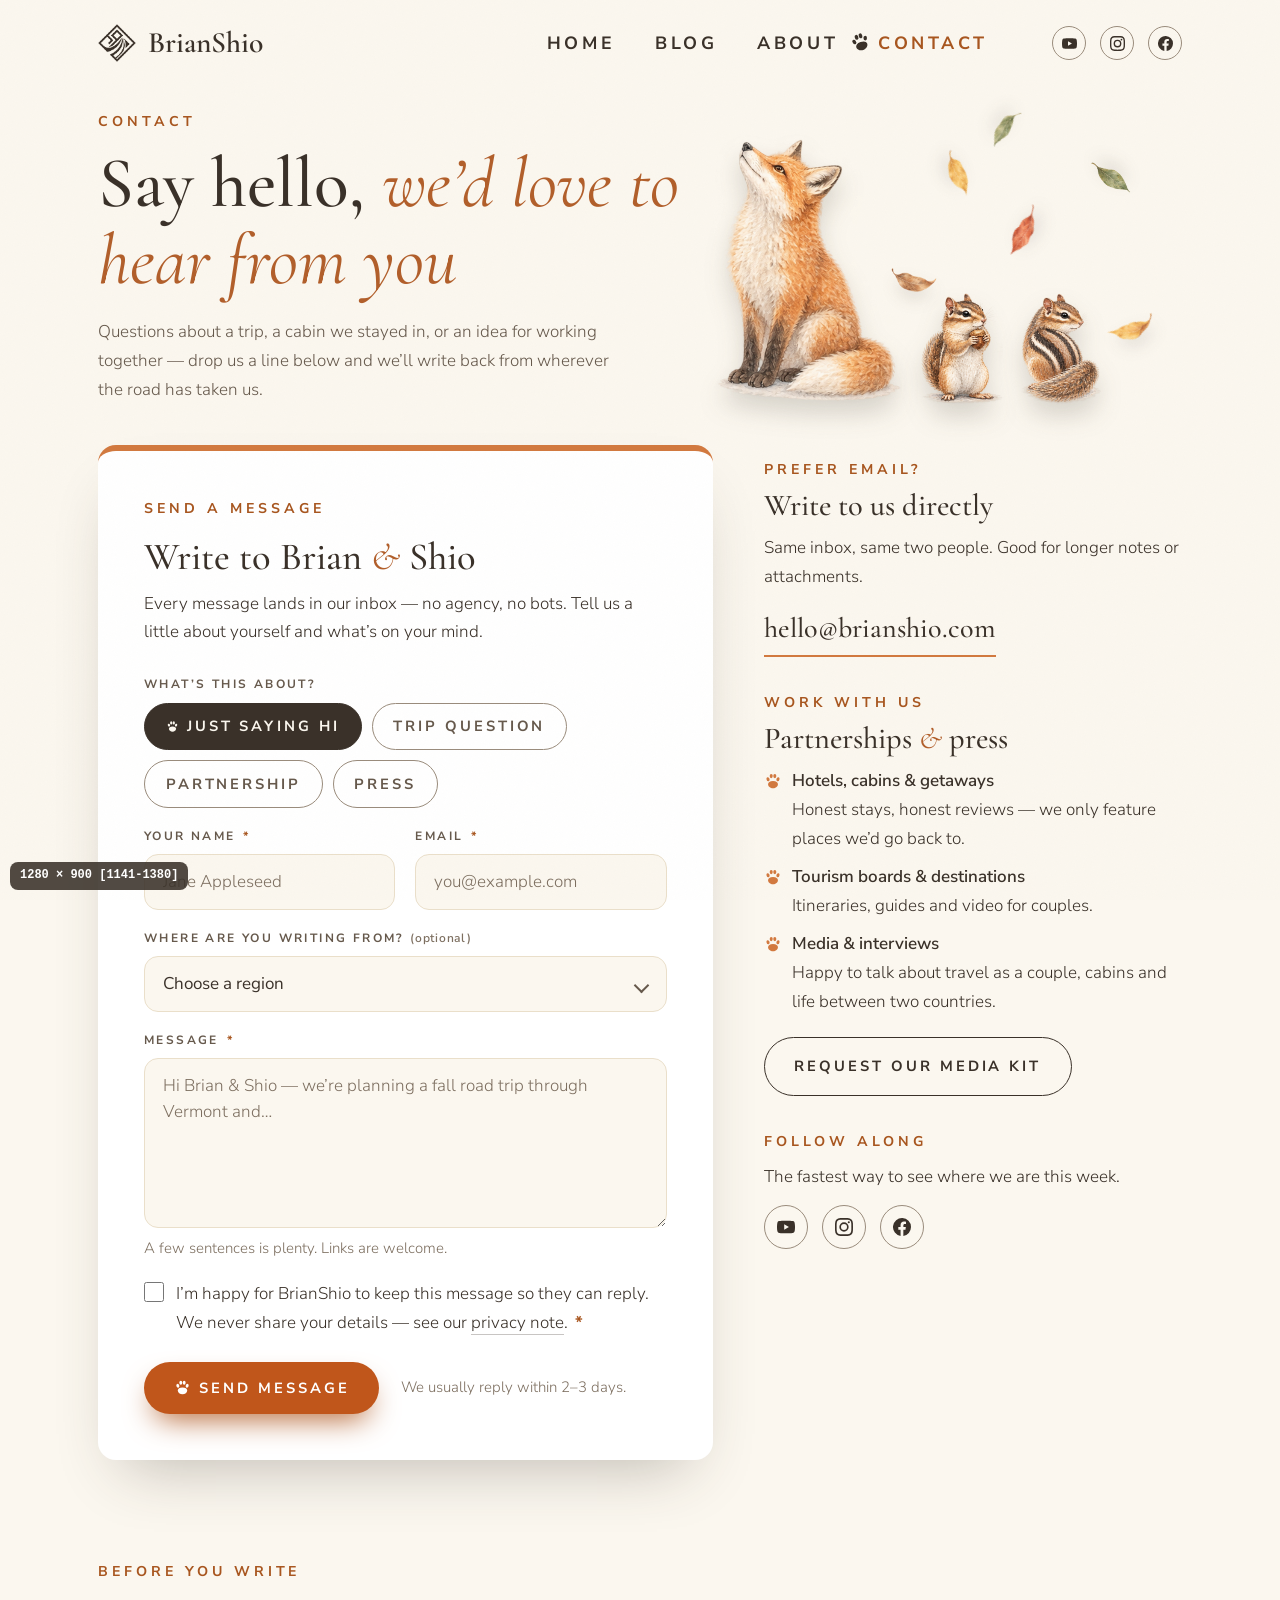
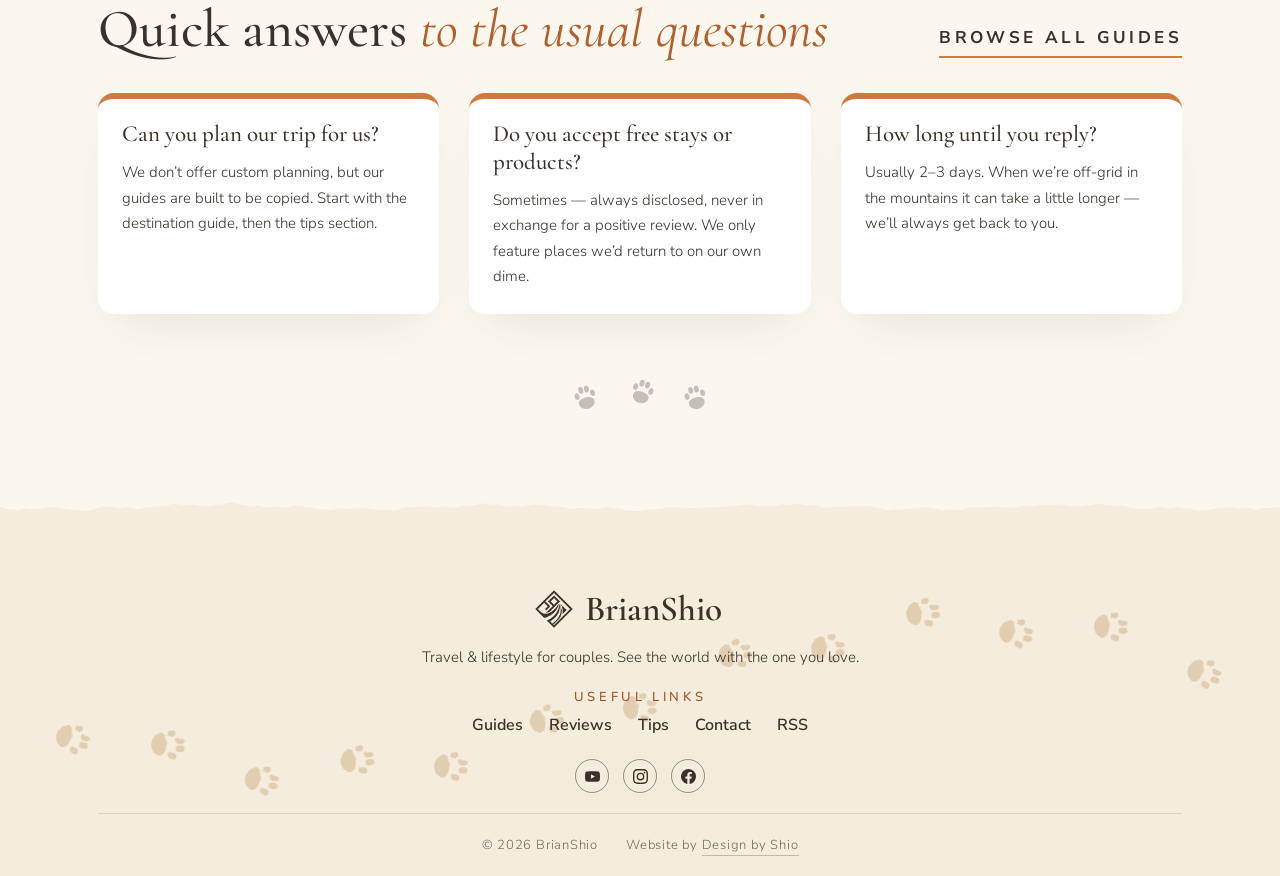
<file: contact.html>
<!doctype html>
<html lang="en">
<head>
<meta charset="utf-8">
<meta name="viewport" content="width=device-width, initial-scale=1">
<title>Contact — BrianShio</title>
<meta name="description" content="Say hello, pitch a partnership or ask us anything about couples travel. Brian &amp; Shio usually reply within a few days.">
<link rel="preconnect" href="https://fonts.googleapis.com">
<link rel="preconnect" href="https://fonts.gstatic.com" crossorigin>
<link href="https://fonts.googleapis.com/css2?family=Cormorant+Garamond:ital,wght@0,400;0,500;0,600;1,400;1,500&family=Nunito+Sans:ital,wght@0,300;0,400;0,600;0,700;1,300&display=swap" rel="stylesheet">
<style>
/* =========================================================
   BrianShio — Contact (wireframe)
   tokens / type / buttons / nav / footer are copied verbatim
   from index3.html + about.html + the blog list page
   ========================================================= */
:root{
  --paper:#fbf7ef; --paper-2:#f4ecdd; --paper-3:#eadfca;
  --ink:#3a3129; --ink-soft:#66594c; --ink-mute:#9a8c7c;
  --accent:#d2793f; --accent-d:#b25f2b; --glow:#f6c76b; --sun:#e9b453;
  --sage-1:#c3cfbc; --sage-2:#a9bba3; --sage-3:#9fb39a; --sage-4:#7e9779; --sage-5:#5f7a5c; --sage-6:#4e6a4f;
  --sand:#e6d9c3; --sand-d:#d8c8ad; --meadow:#dfe3cf; --meadow-2:#ece5d2;
  --deer:#b98a5a; --deer-d:#8a6440; --deer-l:#dcc09a;
  --wood:#a3764f; --wood-d:#6e4c33; --cloud:#e6e1d5;
  --blush:#f3cdb3; --lav:#dcd6e8;
  --shadow:rgba(58,49,41,.14);
  --serif:"Cormorant Garamond","Times New Roman",serif; --sans:"Nunito Sans",system-ui,-apple-system,sans-serif; --max:1180px;
}
*{box-sizing:border-box}
html{scroll-behavior:smooth;-webkit-text-size-adjust:100%;text-size-adjust:100%}
body{margin:0;background:var(--paper);color:var(--ink);font-family:var(--sans);font-weight:300;font-size:17px;line-height:1.7;overflow-x:hidden}
h1,h2,h3,h4{font-family:var(--serif);font-weight:500;line-height:1.08;margin:0 0 .4em}
h1{font-size:clamp(2.8rem,6.4vw,5.6rem)} h2{font-size:clamp(2rem,4.2vw,3.4rem)} h3{font-size:clamp(1.4rem,2.4vw,1.9rem)}
p{margin:0 0 1.1em} a{color:inherit;text-decoration:none}
.wrap{max-width:var(--max);margin:0 auto;padding:0 clamp(20px,4vw,48px)}
.eyebrow{font-size:.76rem;letter-spacing:.28em;text-transform:uppercase;color:var(--accent-d);font-weight:700;margin-bottom:1.1em}
.btn{display:inline-flex;align-items:center;gap:.6em;font-size:.92rem;letter-spacing:.2em;text-transform:uppercase;font-weight:700;padding:1.1em 2em;border-radius:999px;color:#fff;background:var(--accent);box-shadow:0 14px 30px -10px var(--accent-d);transition:transform .35s,background .35s}
.btn:hover{background:var(--accent-d);transform:translateY(-3px) scale(1.03)}
.btn.ghost{background:transparent;color:var(--ink);border:1px solid var(--ink);box-shadow:none}
.btn.ghost:hover{background:var(--ink);color:var(--paper)}
.btn .paw{width:15px;height:15px}.btn .paw path,.btn .paw ellipse{fill:currentColor}
.btn.wiggle{animation:wiggle 3.2s ease-in-out infinite}.btn.wiggle:hover{animation:none}
@keyframes wiggle{0%,80%,100%{transform:rotate(0) translateY(0)}84%{transform:rotate(-2.5deg) translateY(-2px)}88%{transform:rotate(2.5deg) translateY(-2px)}92%{transform:rotate(-1.5deg) translateY(-1px)}96%{transform:rotate(1.5deg)}}
.link{font-size:.8rem;letter-spacing:.2em;text-transform:uppercase;font-weight:700;border-bottom:2px solid var(--accent);padding-bottom:.2em}.link:hover{color:var(--accent-d)}
.grain{position:fixed;inset:0;pointer-events:none;z-index:50;opacity:.4;mix-blend-mode:multiply;background-image:url("data:image/svg+xml;utf8,<svg xmlns='http://www.w3.org/2000/svg' width='300' height='300'><filter id='n'><feTurbulence type='fractalNoise' baseFrequency='.9' numOctaves='2' stitchTiles='stitch'/><feColorMatrix values='0 0 0 0 .55 0 0 0 0 .5 0 0 0 0 .42 0 0 0 .07 0'/></filter><rect width='100%' height='100%' filter='url(%23n)'/></svg>")}

/* nav */
.nav{position:fixed;top:0;left:0;right:0;z-index:40;padding:18px 0;transition:.4s}
.nav.scrolled{background:rgba(246,241,230,.92);backdrop-filter:blur(8px);box-shadow:0 8px 30px var(--shadow);padding:10px 0}
.nav .wrap{display:flex;align-items:center;justify-content:space-between;gap:24px}
.logo{display:flex;align-items:center;gap:12px;font-family:var(--serif);font-size:1.85rem;font-weight:600}.logo svg{width:34px;height:34px}
.logo-mark{width:38px;height:38px;object-fit:contain;flex:none}
.menu{display:flex;align-items:center;gap:12px;list-style:none;margin:0 40px 0 auto;padding:0}.menu li{position:relative}
.menu a{font-size:1.11rem;letter-spacing:.2em;text-transform:uppercase;font-weight:700;padding:8px 0;display:inline-block}
.menu > li > a{position:relative;padding-left:28px}
.menu > li > a::before{content:"";position:absolute;left:0;top:calc(50% - 1px);width:21px;height:21px;transform:translate(0,-50%) rotate(-20deg) scale(.7);opacity:0;transition:opacity .35s ease,transform .35s ease,background-color .3s;
  background-color:var(--ink);
  -webkit-mask:url("data:image/svg+xml;utf8,<svg xmlns='http://www.w3.org/2000/svg' viewBox='0 0 40 40'><g fill='black'><path d='M20 36c-6 0-11-4-11-9 0-4 4-7 11-7s11 3 11 7c0 5-5 9-11 9z'/><ellipse cx='9' cy='16' rx='3.4' ry='4.6' transform='rotate(-18 9 16)'/><ellipse cx='16' cy='9' rx='3.4' ry='4.8'/><ellipse cx='24' cy='9' rx='3.4' ry='4.8'/><ellipse cx='31' cy='16' rx='3.4' ry='4.6' transform='rotate(18 31 16)'/></g></svg>") center/contain no-repeat;
  mask:url("data:image/svg+xml;utf8,<svg xmlns='http://www.w3.org/2000/svg' viewBox='0 0 40 40'><g fill='black'><path d='M20 36c-6 0-11-4-11-9 0-4 4-7 11-7s11 3 11 7c0 5-5 9-11 9z'/><ellipse cx='9' cy='16' rx='3.4' ry='4.6' transform='rotate(-18 9 16)'/><ellipse cx='16' cy='9' rx='3.4' ry='4.8'/><ellipse cx='24' cy='9' rx='3.4' ry='4.8'/><ellipse cx='31' cy='16' rx='3.4' ry='4.6' transform='rotate(18 31 16)'/></g></svg>") center/contain no-repeat}
.menu > li > a:hover::before,.menu > li > a.active::before{opacity:1;transform:translate(0,-50%) rotate(-20deg) scale(1)}
.menu > li > a:hover::before{background-color:var(--accent)}
.menu > li > a.active{color:var(--accent-d)}
.menu .sub{position:absolute;left:0;top:100%;background:var(--paper);border:1px solid var(--paper-3);box-shadow:0 12px 30px var(--shadow);padding:12px 24px 12px 14px;list-style:none;margin:0;min-width:0;width:max-content;opacity:0;transform:translateY(8px);pointer-events:none;transition:.3s}
.menu li:hover .sub{opacity:1;transform:none;pointer-events:auto}.menu .sub a{font-weight:600;letter-spacing:.14em;padding:6px 0;transition:color .25s}
.menu .sub a:hover{color:var(--accent)}
.social{display:flex;gap:14px}.social a{width:34px;height:34px;border:1px solid var(--ink-mute);border-radius:50%;display:grid;place-items:center;transition:.3s}
.social a:hover{background:var(--accent);color:#fff;border-color:var(--accent)}.social svg{width:15px;height:15px;fill:currentColor}
.burger{display:none;background:none;border:0;cursor:pointer;padding:6px}.burger span{display:block;width:26px;height:2px;background:var(--ink);margin:6px 0}
@media (max-width:840px){.menu,.social{display:none}.burger{display:block}
  .nav.open .menu{display:flex;flex-direction:column;align-items:center;position:absolute;top:100%;left:auto;right:0;width:40vw;margin:0;background:var(--paper);padding:24px;gap:18px;box-shadow:0 20px 40px var(--shadow)}
  .nav.open .menu > li{width:9.5em}
  .nav.open .menu .sub{position:static;opacity:1;transform:none;pointer-events:auto;box-shadow:none;border:0;border-left:1px solid var(--ink-mute);margin-left:30px;padding:6px 0 0 14px}
  .nav.open::before{content:"";position:fixed;inset:0;background:rgba(0,0,0,.35);z-index:-1}
  .nav.open.scrolled{backdrop-filter:none;-webkit-backdrop-filter:none;transition:none}}

/* common (about.html) */
.skip-link{position:absolute;left:-9999px;top:0;z-index:100;background:#fff;color:var(--ink);padding:10px 16px;border-radius:0 0 8px 0;font-weight:700}
.skip-link:focus{left:0}
.mclose{display:none}.mclose button{background:none;border:0;cursor:pointer;padding:8px;color:var(--ink);line-height:0}.mclose svg{width:22px;height:22px;display:block}.mclose button:hover{color:var(--accent)}
@media (max-width:840px){.nav.open .menu{padding-top:52px}.nav.open .menu > li.mclose{display:block;position:absolute;top:8px;right:8px;width:auto;transform:none}}

/* footer */
footer{padding:calc(clamp(60px,8vw,100px) - 20px) 0 20px;position:relative;overflow:hidden;background:var(--paper-2)}
/* footer layout B: centered stack — logo, tagline, one line of links, socials, copyright */
footer .grid{display:flex;flex-direction:column;align-items:center;text-align:center;gap:22px;position:relative;z-index:2}
footer .grid>div:first-child{max-width:none;display:flex;flex-direction:column;align-items:center}
footer .grid>div:first-child .logo{font-size:2.2rem;transform:translateX(-12px)}   /* offset the logo image width so the wordmark reads centered */
footer .grid>div:first-child p{margin:.4em auto 0!important;font-size:15px!important;max-width:none!important;white-space:nowrap}
footer h4{font-family:var(--sans);font-size:13px;letter-spacing:.28em;text-transform:uppercase;color:var(--accent-d);margin-bottom:.6em}
footer ul{list-style:none;margin:0;padding:0;display:flex;justify-content:center;gap:6px 26px;flex-wrap:wrap}
footer .social{justify-content:center}
footer .grid>div:nth-child(2){margin-top:-2px}   /* 20px below the tagline (the grid's own 22px gap is absorbed) */
footer .social-block{margin-top:-2px}   /* 20px below the link row (the grid's own 22px gap is absorbed) */footer li{margin:0;font-weight:600;font-size:16px}
footer .copy a{border-bottom:1px solid rgba(58,49,41,.28);padding-bottom:1px;transition:color .25s,border-color .25s}
footer .copy a:hover{color:var(--accent);border-color:var(--accent)}
footer .copy{margin-top:20px;padding-top:20px;border-top:1px solid rgba(58,49,41,.12);font-size:13px;color:var(--ink-mute);letter-spacing:.06em;display:flex;justify-content:center;gap:28px;flex-wrap:wrap;position:relative;z-index:2}
footer .trail{position:absolute;inset:0;z-index:1;pointer-events:none;opacity:.55}
@media (max-width:840px){footer .grid{gap:18px}}
footer .fh{font-family:var(--sans);font-size:13px;letter-spacing:.28em;text-transform:uppercase;color:var(--accent-d);margin:0 0 .6em;font-weight:500;line-height:1.08}
@media (min-width:541px) and (max-width:840px){footer .trail{transform:translateY(-10px)}}
@media (min-width:320px) and (max-width:840px){footer .social{display:flex}}
@media (min-width:320px) and (max-width:540px){footer .ft-l1,footer .ft-l2{display:block}footer .grid>div:first-child p{white-space:normal!important}}
@media (max-width:540px){footer .copy{flex-direction:column;gap:5px;align-items:center}}
@media (min-width:360px) and (max-width:393px){footer ul{gap:6px 16px}}
@media (min-width:320px) and (max-width:359px){footer ul{gap:6px 8px}footer li{font-size:15px}}
@media (max-width:440px){footer .trail{transform:translateY(-20px)}}
@media (min-width:441px) and (max-width:540px){footer .trail{transform:translateY(-20px)}}
@media (max-width:402px){footer .grid>div:first-child p{font-size:18px!important}footer .fh{font-size:15px}footer ul{max-width:280px;gap:4px 32px}footer .social{gap:24px}footer .social a{width:41px;height:41px}footer .social svg{width:18px;height:18px}footer li{font-size:20px}footer .copy{font-size:14px}}
@media (max-width:359px){footer .grid>div:first-child p{font-size:16px!important}}   /* Home line 574: tagline size on the smallest phones */
@media (prefers-reduced-motion:reduce){.print{opacity:1}}

/* page header (blog list / about pattern) */
.reveal{opacity:1;transform:none}.print{opacity:1;transform-box:fill-box;transform-origin:center}   /* same transform origin as the other pages, so the footer paw trail lands in the same place */
.bl-head{padding:clamp(120px,15vw,170px) 0 clamp(6px,1.5vw,18px);position:relative;overflow:visible}
.bl-head .eyebrow{font-size:.885rem}
.bl-head h1{font-size:clamp(2.6rem,5.6vw,4.6rem)}
.bl-head h1 .ital{font-style:italic;font-weight:400;color:var(--accent-d)}
.bl-sub{max-width:520px;color:var(--ink-soft)}
.bl-sun{position:absolute;right:clamp(20px,6vw,80px);top:100px;width:min(120px,12vw);opacity:.9;pointer-events:none}
.bl-wolves{position:absolute;right:calc(clamp(24px,6vw,90px) + 100px);bottom:-70px;display:flex;align-items:flex-end;gap:16px;pointer-events:none;z-index:2}
.bl-wolves img{height:calc(clamp(150px,21vw,290px) * var(--art,1));width:auto;filter:drop-shadow(0 14px 12px rgba(58,49,41,.18))}
@media(min-width:841px) and (max-width:950px){.bl-head{padding-top:calc(clamp(120px,15vw,170px) - 20px)}.bl-sun{top:73px;right:calc(clamp(20px,6vw,80px) - 5px);width:calc(min(120px,12vw) / 1.2)}.bl-wolves{right:calc(clamp(24px,6vw,90px) + 25px);bottom:20px}.bl-wolves img{height:calc(clamp(150px,21vw,290px) * var(--art,1))}.bl-wolves img:first-child{translate:17px 0}}
@media(min-width:951px){.bl-head{padding-top:calc(clamp(120px,15vw,170px) - 60px)}.bl-wolves{bottom:-50px}}
@media(max-width:540px){.bl-wolves{margin-top:20px}}
@media(min-width:403px) and (max-width:440px){.bl-wolves{margin-left:20px}}
@media(max-width:402px){.bl-head{padding-top:100px}.bl-wolves{margin-top:-40px;z-index:3}.bl-sun{top:60px;z-index:0}}
@media(max-width:840px){.bl-wolves{right:auto;left:min(62vw,470px);gap:6px;bottom:auto;top:calc(clamp(120px,15vw,170px) - 14px)}.bl-wolves img{height:calc(clamp(70px,13vw,127px) * var(--art,1))}}
@media(min-width:394px) and (max-width:402px){.bl-sun{top:67px}.bl-wolves{margin-top:-32px}.bl-wolves img{height:calc(calc(clamp(70px,13vw,127px)*1.1) * var(--art,1))}.bl-wolves img:last-child{translate:-4px 0}}
@media(min-width:403px) and (max-width:440px){.bl-head{padding-top:calc(clamp(120px,15vw,170px) - 20px)}.bl-sun{top:70px}.bl-wolves{top:calc(clamp(120px,15vw,170px) - 69px);left:calc(min(62vw,470px) - 18px)}.bl-wolves img:last-child{translate:-12px 0}}
@media(min-width:441px) and (max-width:540px){.bl-head{padding-top:calc(clamp(120px,15vw,170px) - 20px)}.bl-sun{top:63px;width:calc(min(120px,12vw) / 1.2);right:calc(clamp(20px,6vw,80px) + 17px)}.bl-wolves{top:calc(clamp(120px,15vw,170px) - 71px);left:min(62vw,470px)}}
@media(min-width:541px) and (max-width:840px){.bl-head{padding-top:calc(clamp(120px,15vw,170px) - 20px)}.bl-sun{top:70px;right:calc(clamp(20px,6vw,80px) - 7px);width:calc(min(120px,12vw) / 1.1)}.bl-wolves{top:calc(clamp(120px,15vw,170px) - 34px);left:calc(62vw + 20px)}.bl-wolves img{height:calc(calc(clamp(70px,13vw,127px)*1.2) * var(--art,1))}}
.bl-pawline{display:flex;justify-content:center;gap:26px;margin:clamp(40px,6vw,64px) 0 clamp(28px,4vw,40px);opacity:.35}
.bl-pawline svg{width:20px;height:20px;fill:var(--ink-soft)}
.bl-pawline svg:nth-child(even){transform:rotate(18deg) translateY(-6px)}
.bl-pawline svg:nth-child(odd){transform:rotate(-14deg)}
.bl-pawline svg{width:29px;height:29px}

/* same heading rhythm as the Blog list / About (copied from blog_design_preview.html lines 631, 639/641, 669-671) */
@media(min-width:951px) and (max-width:1140px){.bl-head{padding-top:calc(clamp(120px,15vw,170px) - 32px)}.bl-sun{top:80px;width:calc(min(120px,12vw) / 1.1)}.bl-wolves img{height:calc(calc(clamp(150px,21vw,290px) / 1.1) * var(--art,1))}.bl-wolves{right:calc(clamp(24px,6vw,90px) + 65px);translate:0 -60px}.bl-wolves img:last-child{translate:-10px 0}}
@media(max-width:402px){.bl-head{padding-top:110px}}
@media(min-width:320px) and (max-width:359px){.bl-head .eyebrow{font-size:11.16px}.bl-head h1{font-size:calc((100vw - 44px) / 8.34)}}
@media(min-width:360px) and (max-width:393px){.bl-head h1{font-size:min(41.6px,calc((100vw - 44px) / 8.34))}.bl-head .eyebrow{font-size:13.16px}}
.bl-head h1{margin-top:-5px}.bl-head .bl-sub{margin-top:-10px}
/* contact: the heading wraps before the wolves (longer title than the blog list) */
.bl-head h1{max-width:9.4em}
@media (min-width:541px) and (max-width:840px){.bl-head h1{max-width:10em}}
@media (max-width:540px){.bl-head h1{max-width:none}}




/* the two chipmunks in one box so leaves can sit above their heads: yellow leaf 20px above, centred over the pair;
   red leaf (upside down) 20px to its right and 30px above it; green leaf (upside down) 30px left of the red one and 20px above it */
.bl-wolves .chips{display:flex;align-items:flex-end;gap:inherit;position:relative;--base:clamp(40px,5.45vw,76.4px);--lw:calc(var(--base) / 1.452);--dx:20px;--dy:30px;--dx2:30px;--dy2:30px;--rw:calc(var(--base) * .48);--gw:calc(var(--base) * .528);--bw:calc(var(--base) * .645);--dx3:40px;--dy3:40px;--kw:calc(var(--base) * .561);--dx5:52px;--dy5:44px;--ow:calc(var(--base) * .464);--dx4:20px;--dy4:60px}   /* --base: the leaf scale; the yellow leaf is 1.2x smaller than that */
.bl-wolves .leaf,.bl-wolves .leaf2,.bl-wolves .leaf3,.bl-wolves .leaf4,.bl-wolves .leaf5,.bl-wolves .leaf6{position:absolute;height:auto!important;filter:drop-shadow(0 8px 8px rgba(58,49,41,.12))}
.bl-wolves .leaf{left:calc(50% + var(--lw) / 2 + var(--dx) + var(--rw) + var(--dx4));bottom:calc(100% + 20px + var(--lw) * .421 + var(--dy) - var(--dy4) - var(--ow) * 1.152);translate:0 20px!important;width:var(--lw);transform:scaleX(-1) rotate(30deg)}   /* yellow (mirrored, tilted 30° counter-clockwise on screen): swapped into the orange leaf's place (right of the chipmunks) */
.bl-wolves .leaf2{left:calc(50% + var(--lw) / 2 + var(--dx));bottom:calc(100% + 20px + var(--lw) * .421 + var(--dy));width:var(--rw);rotate:240deg;transform:scaleX(-1);translate:-50px 30px!important}   /* red: tilted 30° clockwise, 40px left, 20px down */
.bl-wolves .leaf3{left:calc(50% + var(--lw) / 2 + var(--dx) - var(--dx2) - var(--gw));bottom:calc(100% + 20px + var(--lw) * .421 + var(--dy) + var(--rw) * 1.347 + var(--dy2));width:var(--gw);rotate:160deg;translate:0 -5px!important}
.bl-wolves .leaf4{left:50%;bottom:calc(100% + 20px);translate:calc(-50% - 105px) 20px!important;width:var(--bw)}   /* brown: swapped into the lower-left place */   /* brown leaf: 40px left of the yellow one, 20px above it, 1.2x smaller than the leaf scale */
.bl-wolves .leaf5{left:calc(50% - var(--lw) / 2 - var(--dx3) - var(--bw));bottom:calc(100% + 20px + var(--lw) * .421 + var(--dy3));width:var(--ow);rotate:120deg;translate:40px -20px!important}   /* orange: swapped into the upper-left place */   /* orange: swapped into the yellow leaf's place (above / left of the chipmunks) */   /* orange leaf: 20px right of the red one, 40px below it, 1.4x smaller than the leaf scale */
.bl-wolves .leaf6{left:calc(50% + var(--lw) / 2 + var(--dx) - 50px + var(--rw) + var(--dx5));bottom:calc(100% + 20px + var(--lw) * .421 + var(--dy) - 30px + var(--rw) * 1.347 + var(--dy5));width:var(--kw);rotate:180deg;translate:0 30px!important}   /* olive leaf (11): upside down + mirrored, 1.3x smaller, 40px right / 40px above the red leaf */
@media (max-width:840px){.bl-wolves .leaf4{translate:calc(-50% - 53px) 10px!important}.bl-wolves .leaf2{translate:-20px 10px!important}.bl-wolves .chips{gap:6px;--base:clamp(25.5px,4vw,40px);--dx:10px;--dy:15px;--dx2:15px;--dy2:15px;--dx3:20px;--dy3:20px;--dx4:10px;--dy4:30px;--dx5:20px;--dy5:20px}.bl-wolves .leaf{bottom:calc(100% + 12px + var(--lw) * .421 + var(--dy) - var(--dy4) - var(--ow) * 1.152)}.bl-wolves .leaf2{bottom:calc(100% + 12px + var(--lw) * .421 + var(--dy))}.bl-wolves .leaf3{bottom:calc(100% + 12px + var(--lw) * .421 + var(--dy) + var(--rw) * 1.347 + var(--dy2))}.bl-wolves .leaf4{bottom:calc(100% + 12px)}.bl-wolves .leaf5{bottom:calc(100% + 12px + var(--lw) * .421 + var(--dy3))}.bl-wolves .leaf6{bottom:calc(100% + 12px + var(--lw) * .421 + var(--dy) - 15px + var(--rw) * 1.347 + var(--dy5))}}

/* WCAG colours used on Home / Blog list / About (2026-10-02) */
.btn{background:#c0561b}.btn:hover{background:#b8521a}
.btn .paw{width:17px;height:17px}
.eyebrow{color:#a8561f}
.menu > li > a.active,.menu .sub a:hover{color:#a8561f!important}
footer h4,footer .fh{color:#9f5122!important}
footer .copy{color:#766858!important}
footer ul a,footer .copy a{transition:color .25s}
footer ul a:hover,footer .copy a:hover{color:#9f5122!important;border-color:#9f5122!important}

/* =========================================================
   CONTACT — new parts, built only from the tokens above
   ========================================================= */
.ct{padding:clamp(28px,4vw,56px) 0 0}
.ct .grid{display:grid;grid-template-columns:minmax(0,1.25fr) minmax(0,.85fr);gap:clamp(28px,4vw,60px);align-items:start}
@media (max-width:900px){.ct .grid{grid-template-columns:1fr}}

/* form card = .bl-post / .bl-feat card language */
.ct-card{background:#fff;border-radius:18px;box-shadow:0 30px 60px -26px rgba(58,49,41,.32);padding:clamp(26px,3.6vw,48px);border-top:6px solid var(--accent)}
.ct-card h2{font-size:clamp(1.7rem,3vw,2.5rem);margin:.1em 0 .3em}
.ct-card h2 .ital{font-style:italic;font-weight:400;color:var(--accent-d)}
.ct-card .lead{color:var(--ink-soft);font-size:15.5px;margin-bottom:1.6em}

.ct-form{display:grid;grid-template-columns:1fr 1fr;gap:18px 20px}
.ct-form .full{grid-column:1 / -1}
@media (max-width:540px){.ct-form{grid-template-columns:1fr}}
.field{display:flex;flex-direction:column;gap:8px}
.field label{font-size:.74rem;letter-spacing:.18em;text-transform:uppercase;font-weight:700;color:var(--ink-soft)}
.field label .opt{font-weight:600;letter-spacing:.06em;text-transform:none;color:var(--ink-mute)}
.field input,.field select,.field textarea{width:100%;font:inherit;font-weight:400;font-size:16px;line-height:1.5;color:var(--ink);background:var(--paper);border:1px solid var(--paper-3);border-radius:14px;padding:14px 18px;transition:border-color .25s,box-shadow .25s,background .25s;appearance:none;-webkit-appearance:none}
.field input::placeholder,.field textarea::placeholder{color:var(--ink-mute);font-weight:300}
.field input:hover,.field select:hover,.field textarea:hover{border-color:var(--ink-mute)}
.field input:focus,.field select:focus,.field textarea:focus{outline:none;background:#fff;border-color:var(--accent);box-shadow:0 0 0 4px rgba(210,121,63,.16)}
.field textarea{min-height:170px;resize:vertical}
.field.sel{position:relative}
.field.sel::after{content:"";position:absolute;right:20px;bottom:21px;width:9px;height:9px;border-right:2px solid var(--ink-soft);border-bottom:2px solid var(--ink-soft);transform:rotate(45deg);pointer-events:none}
.field .hint{font-size:13px;color:var(--ink-mute);margin:0}

/* ---- Contact Form 7 default stylesheet (what WordPress loads; copied here so the overrides below are proven) ---- */
.wpcf7 .screen-reader-response{position:absolute;overflow:hidden;clip:rect(1px,1px,1px,1px);clip-path:inset(50%);height:1px;width:1px;margin:-1px;padding:0;border:0;word-wrap:normal!important}
.wpcf7 form .wpcf7-response-output{margin:2em .5em 1em;padding:.2em 1em;border:2px solid #00a32a}
.wpcf7 form.init .wpcf7-response-output,.wpcf7 form.resetting .wpcf7-response-output,.wpcf7 form.submitting .wpcf7-response-output{display:none}
.wpcf7 form.sent .wpcf7-response-output{border-color:#00a32a}
.wpcf7 form.failed .wpcf7-response-output,.wpcf7 form.aborted .wpcf7-response-output{border-color:#d63638}
.wpcf7 form.spam .wpcf7-response-output{border-color:#f56e28}
.wpcf7 form.invalid .wpcf7-response-output,.wpcf7 form.unaccepted .wpcf7-response-output,.wpcf7 form.payment-required .wpcf7-response-output{border-color:#dba617}
.wpcf7-form-control-wrap{position:relative}
.wpcf7-not-valid-tip{color:#dc3232;font-size:1em;font-weight:normal;display:block}
.wpcf7-list-item{display:inline-block;margin:0 0 0 1em}
.wpcf7-list-item-label::before,.wpcf7-list-item-label::after{content:" "}
.wpcf7-spinner{visibility:hidden;display:inline-block;background-color:#23282d;opacity:.75;width:24px;height:24px;border:none;border-radius:100%;padding:0;margin:0 24px;position:relative}
form.submitting .wpcf7-spinner{visibility:visible}
.wpcf7 .wpcf7-submit:disabled{cursor:not-allowed}
.wpcf7 input[type="url"],.wpcf7 input[type="email"],.wpcf7 input[type="tel"]{direction:ltr}

/* ---- the same look on the CF7 markup ---- */
.ct-form .wpcf7-form-control-wrap{display:block;width:100%}
.ct-form .wpcf7-form-control-wrap > input,.ct-form .wpcf7-form-control-wrap > select,.ct-form .wpcf7-form-control-wrap > textarea{display:block}   /* same as the flex items in the wireframe: no inline baseline gap under the textarea */
.ct-form br{display:none}.ct-form .field > p:not(.hint){display:contents}   /* safety net if CF7's autop is left on (it should be turned off: see contact_cf7_template.txt) */
.field textarea{height:170px}   /* CF7 adds rows="10"; keep the wireframe height */

/* topic pills = .bl-cat (CF7 radio: .wpcf7-list-item > label > input + .wpcf7-list-item-label) */
.ct-topics{display:flex;flex-wrap:wrap;gap:10px}
.ct-topics .wpcf7-form-control-wrap,.ct-topics .wpcf7-radio{display:contents}
.ct-topics .wpcf7-list-item{display:block;margin:0;position:relative}
.ct-topics .wpcf7-list-item label{position:relative;display:block;cursor:pointer}
.ct-topics .wpcf7-list-item input{position:absolute;inset:0;width:100%;height:100%;margin:0;opacity:0;cursor:pointer}
.ct-topics .wpcf7-list-item-label{display:inline-flex;align-items:center;gap:.55em;font-size:.82rem;letter-spacing:.18em;text-transform:uppercase;font-weight:700;padding:.65em 1.25em;border-radius:999px;border:1px solid var(--ink-mute);transition:.3s;cursor:pointer}
.ct-topics .wpcf7-list-item-label::before,.ct-topics .wpcf7-list-item-label::after{content:none}
.ct-topics .wpcf7-list-item.first .wpcf7-list-item-label::before{content:"";display:block;width:13px;height:13px;flex:none;background-color:currentColor;-webkit-mask:url("data:image/svg+xml;utf8,<svg xmlns='http://www.w3.org/2000/svg' viewBox='0 0 40 40'><g fill='black'><path d='M20 36c-6 0-11-4-11-9 0-4 4-7 11-7s11 3 11 7c0 5-5 9-11 9z'/><ellipse cx='9' cy='16' rx='3.4' ry='4.6' transform='rotate(-18 9 16)'/><ellipse cx='16' cy='9' rx='3.4' ry='4.8'/><ellipse cx='24' cy='9' rx='3.4' ry='4.8'/><ellipse cx='31' cy='16' rx='3.4' ry='4.6' transform='rotate(18 31 16)'/></g></svg>") center/contain no-repeat;mask:url("data:image/svg+xml;utf8,<svg xmlns='http://www.w3.org/2000/svg' viewBox='0 0 40 40'><g fill='black'><path d='M20 36c-6 0-11-4-11-9 0-4 4-7 11-7s11 3 11 7c0 5-5 9-11 9z'/><ellipse cx='9' cy='16' rx='3.4' ry='4.6' transform='rotate(-18 9 16)'/><ellipse cx='16' cy='9' rx='3.4' ry='4.8'/><ellipse cx='24' cy='9' rx='3.4' ry='4.8'/><ellipse cx='31' cy='16' rx='3.4' ry='4.6' transform='rotate(18 31 16)'/></g></svg>") center/contain no-repeat}
.ct-topics .wpcf7-list-item:hover .wpcf7-list-item-label{transform:translateY(-2px)}
.ct-topics input:checked + .wpcf7-list-item-label{background:var(--ink);color:var(--paper);border-color:var(--ink)}
.ct-topics input:focus-visible + .wpcf7-list-item-label{box-shadow:0 0 0 4px rgba(210,121,63,.25)}

/* consent (CF7 acceptance: .wpcf7-acceptance > .wpcf7-list-item > label > input + .wpcf7-list-item-label) */
.ct-consent{font-size:14.5px;color:var(--ink-soft);line-height:1.55}
.ct-consent .wpcf7-form-control-wrap,.ct-consent .wpcf7-acceptance,.ct-consent .wpcf7-list-item{display:block;margin:0}
.ct-consent label{display:flex;align-items:flex-start;gap:12px;cursor:pointer}
.ct-consent .wpcf7-list-item-label::before,.ct-consent .wpcf7-list-item-label::after{content:none}
.ct-consent input{flex:none;width:20px;height:20px;margin:2px 0 0;accent-color:#c0561b}
.ct-consent a{border-bottom:1px solid rgba(58,49,41,.28);transition:color .25s,border-color .25s}
.ct-consent a:hover{color:var(--accent-d);border-color:var(--accent-d)}

/* submit (CF7 renders <input type="submit">: no SVG inside, so the paw is a background image) */
.ct-actions{display:flex;align-items:center;gap:22px;flex-wrap:wrap;margin-top:6px}
.ct-actions .btn{border:0;cursor:pointer;font-family:var(--sans);appearance:none;-webkit-appearance:none}
.ct-actions .wpcf7-submit{padding-left:calc(2em + 17px + .6em)}
.ct-actions .wpcf7-submit,.ct-actions .wpcf7-submit:hover{background-image:url("data:image/svg+xml;utf8,<svg xmlns='http://www.w3.org/2000/svg' viewBox='0 0 40 40'><g fill='white'><path d='M20 36c-6 0-11-4-11-9 0-4 4-7 11-7s11 3 11 7c0 5-5 9-11 9z'/><ellipse cx='9' cy='16' rx='3.4' ry='4.6' transform='rotate(-18 9 16)'/><ellipse cx='16' cy='9' rx='3.4' ry='4.8'/><ellipse cx='24' cy='9' rx='3.4' ry='4.8'/><ellipse cx='31' cy='16' rx='3.4' ry='4.6' transform='rotate(18 31 16)'/></g></svg>");background-repeat:no-repeat;background-position:2em 50%;background-size:17px 17px}
.ct-actions .wpcf7-spinner{display:none}
.wpcf7-form.submitting .ct-actions .btn{opacity:.7;pointer-events:none}
.ct-actions .note{font-size:14px;color:var(--ink-mute);margin:0}

/* messages after submit (CF7 defaults -> site colours; invisible until the form is sent) */
.ct-card .wpcf7-not-valid{border-color:#b25f2b}
.ct-card .wpcf7-not-valid-tip{font-size:13px;color:#b25f2b;margin-top:6px;font-weight:600}
.ct-card .wpcf7 form .wpcf7-response-output{margin:20px 0 0;padding:14px 18px;border-radius:14px;border:1px solid var(--ink-mute);font-size:14.5px;color:var(--ink-soft);background:var(--paper)}
.ct-card .wpcf7 form.sent .wpcf7-response-output{border-color:var(--sage-5);color:var(--sage-6)}
.ct-card .wpcf7 form.invalid .wpcf7-response-output,.ct-card .wpcf7 form.unaccepted .wpcf7-response-output,.ct-card .wpcf7 form.failed .wpcf7-response-output,.ct-card .wpcf7 form.aborted .wpcf7-response-output,.ct-card .wpcf7 form.spam .wpcf7-response-output{border-color:#b25f2b;color:#b25f2b}

/* side column */
.ct-side{display:flex;flex-direction:column;gap:clamp(22px,3vw,34px);padding-top:clamp(4px,1vw,14px)}
.ct-block h3{font-size:clamp(1.4rem,2.4vw,1.9rem);margin:0 0 .35em}
.ct-block p{font-size:15.5px;color:var(--ink-soft);margin:0 0 .8em}
.ct-block .mail{font-family:var(--serif);font-size:clamp(1.4rem,2.2vw,1.75rem);font-weight:500;color:var(--ink);border-bottom:2px solid var(--accent);padding-bottom:.08em;display:inline-block;transition:color .25s}
.ct-block .mail:hover{color:var(--accent-d)}
.ct-block .eyebrow{margin-bottom:.6em}
.ct-list{list-style:none;margin:0;padding:0;display:grid;gap:.55em}
.ct-list li{display:flex;align-items:flex-start;gap:.6em;font-size:15.5px;font-weight:600}
.ct-list li svg{width:18px;height:18px;flex:none;margin-top:3px;fill:var(--accent)}
.ct-list li small{display:block;font-weight:300;color:var(--ink-soft);font-size:14.5px}
.ct-side .social{gap:14px}
.ct-side .social a{width:44px;height:44px}.ct-side .social svg{width:18px;height:18px}
.ct-side .btn.ghost{align-self:flex-start;margin-top:20px}   /* 20px below the last list item (2026-10-11 Shio) */

/* FAQ strip */
.ct-faq{padding:clamp(48px,7vw,96px) 0 0}
.ct-faq header{display:flex;justify-content:space-between;align-items:flex-end;gap:24px;flex-wrap:wrap;margin-bottom:clamp(18px,3vw,30px)}
.ct-faq h2{font-size:clamp(2rem,4.2vw,3.4rem);margin:0}
.ct-faq h2 .ital{font-style:italic;font-weight:400;color:var(--accent-d)}
.ct-faq .qs{display:grid;grid-template-columns:repeat(3,1fr);gap:clamp(18px,2.6vw,30px)}
@media (max-width:960px){.ct-faq .qs{grid-template-columns:repeat(2,1fr)}}
@media (max-width:640px){.ct-faq .qs{grid-template-columns:1fr}}
.q{background:#fff;border-radius:16px;box-shadow:0 22px 44px -22px var(--shadow);padding:24px 26px 26px;border-top:6px solid var(--c,var(--accent));transition:transform .35s,box-shadow .35s}
.q:hover{transform:translateY(-6px);box-shadow:0 34px 60px -22px rgba(58,49,41,.3)}
.q h3{font-size:1.32rem;line-height:1.2;margin:0 0 .5em}
.q p{font-size:14.5px;color:var(--ink-soft);margin:0}
@media (min-width:951px){.q h3{font-size:23px}.q p{font-size:15.5px}}


/* phone type sizes, aligned with Home / Blog list / About */
@media (max-width:402px){
  .bl-sub{font-size:22px;line-height:1.7}
  .ct-card .lead,.ct-block p,.q p{font-size:21px}
  .field label{font-size:14px}.field input,.field select,.field textarea{font-size:19px}
  .ct-topics .wpcf7-list-item-label{font-size:13.4px}.ct-consent{font-size:18px}.ct-actions .note,.field .hint{font-size:16px}
  .ct-list li{font-size:20px}.ct-list li small{font-size:18px}
  .q h3{font-size:25px;font-weight:600}
}
/* 40px between the lead text and the form card at every width (2026-10-11 Shio) */
.bl-head{padding-bottom:0}.ct{padding-top:0!important}.bl-head .bl-sub{margin-bottom:40px}
/* PC / tablet landscape: the animals' feet sit on the bottom line of the lead text (the lead's 40px margin collapses through the header, so the header box ends at the lead's bottom) */
@media (min-width:841px){.bl-wolves{bottom:0!important;translate:0 0!important;margin-bottom:0!important}}
/* =========================================================
   CONTACT text sizes = Home (index3) at every width (2026-10-11 Shio: nothing smaller than Home)
   Home measured: body p 17px/1.7 ink · card p 15 (PC) / 17 (541-840) / 16 (403-540) / 20 (<=402)
   card h3 clamp (PC) / 24.4 (541-840) / 25 (403-540) / 32 (<=402) · list li 17 / 18.7 (441-840) / 19.5-20 (<=402)
   small label 12 -> 15 (<=402) · footer p 15 -> 18 (<=402) · body p 20 (<=402)
   ========================================================= */
.ct-card .lead,.ct-block p,.ct-list li small,.ct-consent{font-size:17px;line-height:1.7;color:var(--ink)}
.ct-list li{font-size:17px;line-height:1.7;color:var(--ink)}
.ct-list li svg{margin-top:5px}
.q p{font-size:15px;line-height:1.7;color:var(--ink)}
.field label{font-size:12px;letter-spacing:.2em;color:var(--ink-soft)}
.field input,.field select,.field textarea{font-size:17px;line-height:1.5}
.field .hint,.ct-actions .note{font-size:15px;line-height:1.7;color:var(--ink-mute)}
.ct-topics .wpcf7-list-item-label{font-size:.92rem;letter-spacing:.2em;padding:.7em 1.4em}
.ct-card .wpcf7-not-valid-tip{font-size:15px}
.ct-card .wpcf7 form .wpcf7-response-output{font-size:17px}
@media (min-width:541px) and (max-width:840px){.ct-block h3,.q h3{font-size:24.4px}.q p{font-size:17px}.ct-list li{font-size:18.7px}}
@media (min-width:403px) and (max-width:540px){.ct-block h3,.q h3{font-size:25px}.q p{font-size:16px}.ct-list li{font-size:18.7px}}
@media (max-width:402px){
  .ct-card .lead,.ct-block p,.ct-list li small,.ct-consent,.q p,.field input,.field select,.field textarea,.ct-card .wpcf7 form .wpcf7-response-output{font-size:20px;line-height:1.7}
  .ct-list li{font-size:20px}.ct-block h3,.q h3{font-size:32px;font-weight:500}
  .field label{font-size:15px}.field .hint,.ct-actions .note,.ct-card .wpcf7-not-valid-tip{font-size:18px}
  .ct-topics .wpcf7-list-item-label{font-size:.92rem}
}
/* paw line: same spacing as the About page (button -> paws -> footer) at every width */
.ct-faq{padding-bottom:0}
.bl-pawline{margin:69.5px 0 calc(clamp(20px,6.5vw,90px) + 3.1px)}
@media(max-width:540px){.bl-pawline{margin-bottom:calc(clamp(20px,6.5vw,90px) + 23.1px)}}
@media(max-width:402px){.bl-pawline{margin-bottom:calc(clamp(20px,6.5vw,90px) + 43.1px)}}

/* ===== audit fixes 2026-10-11 (layout / spacing / a11y) ===== */
/* 541-840: the heading wraps before the animals instead of running under them */
@media (min-width:541px) and (max-width:840px){.bl-head h1{max-width:calc(62vw - 20px)}}
/* 540px and under: the animal group sits exactly where the blog list's wolves sit (same left edge, same feet line) — blog_design_preview.html lines 639, 640, 673 */
@media(max-width:393px){.bl-wolves{margin-top:-30px}}
@media(min-width:360px) and (max-width:393px){.bl-wolves{translate:8px 0}}
@media(min-width:320px) and (max-width:359px){.bl-wolves{margin-top:-33px}}
/* phones / tablets: the nav rule hides every .social; the "Follow along" icons must stay visible (same override as the footer) */
@media (max-width:840px){.ct-side .social{display:flex}}
/* section rhythm = About (trips section) / Blog list cards */
.ct-faq{padding-top:calc(clamp(60px,8vw,110px) - 2px)}
.ct-faq header{margin-bottom:2.2rem}
.q{padding:22px 24px 24px}
/* small text: About's WCAG label colour (#7d6f60, 4.6:1 on white) instead of ink-mute (3.3:1) */
.field .hint,.ct-actions .note,.field label .opt{color:#7d6f60}
.field input::placeholder,.field textarea::placeholder{color:#7d6f60;opacity:1}
/* reduced motion: no wiggling button, no nav transition */
@media (prefers-reduced-motion:reduce){.btn.wiggle{animation:none!important}.btn,.nav,.menu .sub,.social a,.q,.ct-topics .wpcf7-list-item-label{transition:none!important}}

/* ===== phones / tablets: all six leaves stay visible — spread sideways around the animals and kept below the menu button.
   Positions are % of the two-chipmunk box (left = % of its width, bottom = % of its height), so they scale with the animals. ===== */
@media (max-width:840px){
  .bl-wolves .leaf,.bl-wolves .leaf2,.bl-wolves .leaf3,.bl-wolves .leaf4,.bl-wolves .leaf5,.bl-wolves .leaf6{translate:none!important}
  .bl-wolves .leaf4{left:-8%;bottom:112%}    /* brown: just above the first chipmunk */
  .bl-wolves .leaf5{left:18%;bottom:185%}    /* yellow-orange: up, left */
  .bl-wolves .leaf3{left:48%;bottom:225%}    /* green: highest, still under the fox's ear line */
  .bl-wolves .leaf2{left:60%;bottom:140%}    /* red */
  .bl-wolves .leaf6{left:98%;bottom:190%}    /* olive: up, right */
  .bl-wolves .leaf{left:108%;bottom:55%}     /* yellow: right of the chipmunks */
}
@media (max-width:540px){
  .bl-wolves .leaf4{left:-12%;bottom:112%}
  .bl-wolves .leaf2{left:42%;bottom:120%}
  .bl-wolves .leaf6{left:112%;bottom:135%}
  .bl-wolves .leaf{left:106%;bottom:60%}     /* above the heading's first line, which runs under the animals here */
  .bl-wolves .leaf5{left:-150%;bottom:135%}  /* left of the fox */
  .bl-wolves .leaf3{left:-195%;bottom:60%}   /* further left, lower */
}
/* 841-1380: the brown leaf keeps its place beside the chipmunk as the animals shrink (it was sliding onto the fox); identical to the fixed offset at 1381px+ */
@media (min-width:841px) and (max-width:1380px){.bl-wolves .leaf4{left:-3%;translate:-50% 20px!important}}
/* 374px and under: no room to the right of the chipmunks, so the two right-hand leaves go above them instead (they were cut off by the screen edge) */
@media (max-width:374px){
  .bl-wolves .leaf{left:6%;bottom:195%}
  .bl-wolves .leaf6{left:76%;bottom:185%}
}
/* required fields */
.field label .req,.ct-consent .req{color:#a8561f;font-weight:700;letter-spacing:0;margin-left:.2em}
/* WordPress: this page's CSS loads after the shared header CSS (header-bs.php). Two blog-heading rules there must not apply here:
   the blog title is kept on one line and its second wolf is nudged on small phones; this heading wraps, and the chipmunk stays put. */
.bl-head h1{white-space:normal}
@media(max-width:393px){.bl-wolves img:last-child{translate:none}}
/* 841-900: lead text 10% narrower (520px -> 468px) so it keeps clear of the fox (2026-10-12 Shio) */
@media (min-width:841px) and (max-width:900px){.bl-head .bl-sub{max-width:468px}}
/* 541-840: the animals stand on the bottom line of the heading, beside it, as large as the space to its right allows.
   .ct-hd wraps the eyebrow + h1 and is the positioning box only in this range (elsewhere the header is, as before). */
@media (min-width:541px) and (max-width:840px){
  .ct-hd{position:relative}
  .bl-wolves{top:auto;bottom:0;left:calc(62vw - 10px);right:auto;margin:0}
  .bl-wolves img{height:calc((21vw - 20px) * var(--art,1))}
  .bl-wolves .chips{--base:4.7vw}
}
/* 541-840: 10px more between the form card and "Prefer email?" (2026-10-12 Shio) */
@media (min-width:541px) and (max-width:840px){.ct-side{margin-top:10px}}
/* ===== small labels and headings = Home (2026-10-12, checked on a 402px-wide iPhone) =====
   section eyebrows: Home's section eyebrow (.885rem; 15px at 402px and under) — they were the base .76rem
   card heading on phones: Home's h2 (2rem) — it was smaller than the h3s below it
   "Browse all guides": Home's section-header link (17px, like "See the full gallery") */
.ct-card .eyebrow,.ct-block .eyebrow,.ct-faq .eyebrow{font-size:.885rem}
@media (max-width:402px){.ct-card .eyebrow,.ct-block .eyebrow,.ct-faq .eyebrow{font-size:15px}}
@media (max-width:540px){.ct-card h2{font-size:2rem}}
.ct-faq .link{font-size:17px}
/* mobile menu: same panel as Home / Blog list — half the screen wide on phones, items nudged right; submenu also opens for keyboard focus */
.menu li:focus-within .sub{opacity:1;transform:none;pointer-events:auto}
@media (max-width:540px){.nav.open .menu{width:50vw}.nav.open .menu > li{transform:translateX(20px)}.nav.open .menu > li.mclose{transform:none}}
</style>
</head>
<body>
<a class="skip-link" href="#main">Skip to content</a>
<div class="grain" aria-hidden="true"></div>
<svg width="0" height="0" style="position:absolute" aria-hidden="true">
  <defs>
    <filter id="wc" x="-10%" y="-10%" width="120%" height="120%"><feTurbulence type="fractalNoise" baseFrequency=".035" numOctaves="3" seed="3" result="n"/><feDisplacementMap in="SourceGraphic" in2="n" scale="7" xChannelSelector="R" yChannelSelector="G"/></filter>
    <filter id="wc2" x="-10%" y="-10%" width="120%" height="120%"><feTurbulence type="fractalNoise" baseFrequency=".05" numOctaves="2" seed="9" result="n"/><feDisplacementMap in="SourceGraphic" in2="n" scale="5" xChannelSelector="R" yChannelSelector="G"/></filter>
    <filter id="wcsoft" x="-20%" y="-20%" width="140%" height="140%"><feTurbulence type="fractalNoise" baseFrequency=".02" numOctaves="3" seed="5" result="n"/><feDisplacementMap in="SourceGraphic" in2="n" scale="18" xChannelSelector="R" yChannelSelector="G"/><feGaussianBlur stdDeviation=".6"/></filter>
    <filter id="wcTex" x="-5%" y="-5%" width="110%" height="110%">
      <feTurbulence type="fractalNoise" baseFrequency=".9" numOctaves="2" seed="4" result="t"/>
      <feColorMatrix in="t" type="matrix" values="0 0 0 0 0  0 0 0 0 0  0 0 0 0 0  0 0 0 .9 -.15" result="ta"/>
      <feComposite in="SourceGraphic" in2="ta" operator="in" result="tex"/>
      <feBlend in="tex" in2="SourceGraphic" mode="multiply" result="m"/>
      <feTurbulence type="fractalNoise" baseFrequency=".012" numOctaves="2" seed="8" result="b"/>
      <feColorMatrix in="b" type="matrix" values="0 0 0 0 0  0 0 0 0 0  0 0 0 0 0  0 0 0 .7 0" result="ba"/>
      <feComposite in="m" in2="ba" operator="arithmetic" k1="0" k2="1" k3="-.18" k4="0"/>
    </filter>
    <linearGradient id="m1" x1="0" y1="0" x2="0" y2="1"><stop offset="0" stop-color="#cfd6e3"/><stop offset="1" stop-color="#e9ebef"/></linearGradient>
    <linearGradient id="m2" x1="0" y1="0" x2="0" y2="1"><stop offset="0" stop-color="#aab4c4"/><stop offset="1" stop-color="#d6dbe2"/></linearGradient>
    <linearGradient id="m3" x1="0" y1="0" x2="0" y2="1"><stop offset="0" stop-color="#7f8ea0"/><stop offset="1" stop-color="#b9c2cc"/></linearGradient>
    <linearGradient id="phWarm" x1="0" y1="0" x2="1" y2="1"><stop offset="0" stop-color="#e9b98a"/><stop offset=".5" stop-color="#c9855a"/><stop offset="1" stop-color="#7a4b30"/></linearGradient>
    <linearGradient id="phCool" x1="0" y1="0" x2="1" y2="1"><stop offset="0" stop-color="#d7e6ee"/><stop offset="1" stop-color="#7f9aa8"/></linearGradient>
    <linearGradient id="phPine" x1="0" y1="0" x2="1" y2="1"><stop offset="0" stop-color="#c9d6c2"/><stop offset="1" stop-color="#5a7457"/></linearGradient>
    <linearGradient id="phDusk" x1="0" y1="0" x2="0" y2="1"><stop offset="0" stop-color="#f4c9a6"/><stop offset="1" stop-color="#8d6f88"/></linearGradient>
    <radialGradient id="moonG" cx=".4" cy=".4" r=".7"><stop offset="0" stop-color="#fffdf5"/><stop offset=".7" stop-color="#f6ecd2"/><stop offset="1" stop-color="#ecd9b3"/></radialGradient>
    <radialGradient id="sunG" cx=".5" cy=".5" r=".5"><stop offset="0" stop-color="#ffd9a3"/><stop offset=".6" stop-color="#f7b877"/><stop offset="1" stop-color="#f3a25f" stop-opacity="0"/></radialGradient>
    <symbol id="logoMark" viewBox="0 0 100 100">
      <rect x="20" y="20" width="60" height="60" transform="rotate(45 50 50)" fill="none" stroke="currentColor" stroke-width="7"/>
      <g transform="rotate(45 50 50)" fill="none" stroke="currentColor" stroke-width="7">
        <path d="M30 56 V30 H62 V47 H46 V38"/>
      </g>
      <path d="M63 38 C 55 54, 42 63, 26 65 C 44 71, 59 61, 65 44 Z" fill="currentColor"/>
      <path d="M66 46 C 64 60, 58 72, 48 81 C 60 76, 68 65, 70 51 Z" fill="currentColor"/>
      <path d="M71 53 C 72 63, 69 72, 63 79 C 71 74, 76 65, 76 55 Z" fill="currentColor"/>
      <path d="M69 41 L80 52 L69 60 Z" fill="currentColor"/>
    </symbol>
    <symbol id="pawIconOrange" viewBox="0 0 40 40"><g style="fill:var(--accent)"><path d="M20 36c-6 0-11-4-11-9 0-4 4-7 11-7s11 3 11 7c0 5-5 9-11 9z"/><ellipse cx="9" cy="16" rx="3.4" ry="4.6" transform="rotate(-18 9 16)"/><ellipse cx="16" cy="9" rx="3.4" ry="4.8"/><ellipse cx="24" cy="9" rx="3.4" ry="4.8"/><ellipse cx="31" cy="16" rx="3.4" ry="4.6" transform="rotate(18 31 16)"/></g></symbol>
    <symbol id="pawIcon" viewBox="0 0 40 40"><g fill="#3a3129"><path d="M20 36c-6 0-11-4-11-9 0-4 4-7 11-7s11 3 11 7c0 5-5 9-11 9z"/><ellipse cx="9" cy="16" rx="3.4" ry="4.6" transform="rotate(-18 9 16)"/><ellipse cx="16" cy="9" rx="3.4" ry="4.8"/><ellipse cx="24" cy="9" rx="3.4" ry="4.8"/><ellipse cx="31" cy="16" rx="3.4" ry="4.6" transform="rotate(18 31 16)"/></g></symbol>
  </defs>
</svg>
<nav class="nav" id="nav">
  <div class="wrap">
    <a class="logo" href="index3.html" aria-label="BrianShio home"><img class="logo-mark" src="brianshio-home-child/assets/logo.png" alt="">BrianShio</a>
    <ul class="menu" id="mainMenu">
      <li class="mclose"><button type="button" aria-label="Close menu" onclick="this.closest('.nav').classList.remove('open')"><svg viewBox="0 0 24 24" fill="none" stroke="currentColor" stroke-width="2.2" stroke-linecap="round"><path d="M5 5l14 14M19 5L5 19"/></svg></button></li>
      <li><a href="index3.html">Home</a></li>
      <li><a href="https://brianshio.com/blog/">Blog</a><ul class="sub"><li><a href="https://brianshio.com/category/guides/">Guides</a></li><li><a href="https://brianshio.com/category/reviews/">Reviews</a></li><li><a href="https://brianshio.com/category/tips/">Tips</a></li></ul></li>
      <li><a href="about.html">About</a></li>
      <li><a class="active" href="contact.html" aria-current="page">Contact</a></li>
    </ul>
    <div class="social" aria-label="social links">
      <a href="https://www.youtube.com/@BrianShio" aria-label="YouTube"><svg viewBox="0 0 24 24"><path d="M23.5 6.2a3 3 0 0 0-2.1-2.1C19.5 3.6 12 3.6 12 3.6s-7.5 0-9.4.5A3 3 0 0 0 .5 6.2 31 31 0 0 0 0 12a31 31 0 0 0 .5 5.8 3 3 0 0 0 2.1 2.1c1.9.5 9.4.5 9.4.5s7.5 0 9.4-.5a3 3 0 0 0 2.1-2.1A31 31 0 0 0 24 12a31 31 0 0 0-.5-5.8zM9.6 15.6V8.4l6.3 3.6-6.3 3.6z"/></svg></a>
      <a href="https://www.instagram.com/brian_shio/" aria-label="Instagram"><svg viewBox="0 0 24 24"><path d="M12 2.2c3.2 0 3.6 0 4.8.1 3.3.1 4.8 1.7 4.9 4.9.1 1.3.1 1.6.1 4.8s0 3.6-.1 4.8c-.1 3.2-1.7 4.8-4.9 4.9-1.3.1-1.6.1-4.8.1s-3.6 0-4.8-.1c-3.3-.1-4.8-1.7-4.9-4.9C2.2 15.6 2.2 15.2 2.2 12s0-3.6.1-4.8C2.4 3.9 4 2.4 7.2 2.3c1.2-.1 1.6-.1 4.8-.1zM12 0C8.7 0 8.3 0 7.1.1 2.7.3.3 2.7.1 7.1 0 8.3 0 8.7 0 12s0 3.7.1 4.9c.2 4.4 2.6 6.8 7 7 1.2.1 1.6.1 4.9.1s3.7 0 4.9-.1c4.4-.2 6.8-2.6 7-7 .1-1.2.1-1.6.1-4.9s0-3.7-.1-4.9c-.2-4.4-2.6-6.8-7-7C15.7 0 15.3 0 12 0zm0 5.8a6.2 6.2 0 1 0 0 12.4 6.2 6.2 0 0 0 0-12.4zM12 16a4 4 0 1 1 0-8 4 4 0 0 1 0 8zm6.4-11.8a1.4 1.4 0 1 0 0 2.8 1.4 1.4 0 0 0 0-2.8z"/></svg></a>
      <a href="https://www.facebook.com/share/18RKMzKQvh/" aria-label="Facebook"><svg viewBox="0 0 24 24"><path d="M24 12a12 12 0 1 0-13.9 11.9v-8.4H7.1V12h3V9.4c0-3 1.8-4.7 4.5-4.7 1.3 0 2.7.2 2.7.2v3h-1.5c-1.5 0-2 .9-2 1.9V12h3.3l-.5 3.5h-2.8v8.4A12 12 0 0 0 24 12z"/></svg></a>
    </div>
    <button class="burger" id="burger" aria-label="menu" aria-expanded="false" aria-controls="mainMenu"><span></span><span></span><span></span></button>
  </div>
</nav>


<main id="main">

<!-- ================= CONTACT : HEADER (same pattern as Blog list / About) ================= -->
<header class="bl-head"><div class="wrap">
  <div class="ct-hd">
    <div class="bl-wolves" aria-hidden="true"><img src="brianshio-home-child/assets/Animals/fox_01_crop.png" alt="" width="319" height="447" decoding="async"><span class="chips"><img class="leaf" src="brianshio-home-child/assets/Animals/leaf_15.png" alt="" width="577" height="243" decoding="async"><img class="leaf2" src="brianshio-home-child/assets/Animals/leaf_16.png" alt="" width="366" height="493" decoding="async"><img class="leaf3" src="brianshio-home-child/assets/Animals/leaf_13.png" alt="" width="487" height="335" decoding="async"><img class="leaf4" src="brianshio-home-child/assets/Animals/leaf_14.png" alt="" width="541" height="288" decoding="async"><img class="leaf5" src="brianshio-home-child/assets/Animals/leaf_12.png" alt="" width="375" height="432" decoding="async"><img class="leaf6" src="brianshio-home-child/assets/Animals/leaf_11.png" alt="" width="547" height="426" decoding="async"><img class="chip" src="brianshio-home-child/assets/Animals/chip_03_crop.png" alt="" width="332" height="443" decoding="async" style="--art:.42"><img class="chip" src="brianshio-home-child/assets/Animals/chip_02_crop.png" alt="" width="326" height="444" decoding="async" style="--art:.42"></span></div>
  <div class="eyebrow">Contact</div>
  <h1>Say hello, <span class="ital">we’d love to hear from you</span></h1>
  </div>
  <p class="bl-sub">Questions about a trip, a cabin we stayed in, or an idea for working together — drop us a line below and we’ll write back from wherever the road has taken us.</p>
</div></header>

<!-- ================= CONTACT : FORM + SIDE ================= -->
<section class="ct"><div class="wrap">
  <div class="grid">

    <div class="ct-card">
      <div class="eyebrow">Send a message</div>
      <h2 id="ct-form-title">Write to Brian <span class="ital">&amp;</span> Shio</h2>
      <p class="lead">Every message lands in our inbox — no agency, no bots. Tell us a little about yourself and what’s on your mind.</p>

      <!-- Contact Form 7 の出力と同じ構造（WordPress側では [contact-form-7 id="…"] に差し替える。貼り付け用テンプレート: contact_cf7_template.txt） -->
      <div class="wpcf7 no-js" id="wpcf7-f123-p45-o1" lang="en-US" dir="ltr" data-wpcf7-id="123">
      <div class="screen-reader-response"><p role="status" aria-live="polite" aria-atomic="true"></p> <ul></ul></div>
      <form action="#wpcf7-f123-p45-o1" method="post" class="wpcf7-form init" aria-labelledby="ct-form-title" novalidate="novalidate" data-status="init">
        <div style="display: none;">
          <input type="hidden" name="_wpcf7" value="123"><input type="hidden" name="_wpcf7_version" value="6.1"><input type="hidden" name="_wpcf7_locale" value="en_US"><input type="hidden" name="_wpcf7_unit_tag" value="wpcf7-f123-p45-o1"><input type="hidden" name="_wpcf7_container_post" value="45"><input type="hidden" name="_wpcf7_posted_data_hash" value="">
        </div>
        <div class="ct-form">
        <div class="field full">
          <label id="ct-topic-label">What’s this about?</label>
          <div class="ct-topics" role="radiogroup" aria-labelledby="ct-topic-label"><span class="wpcf7-form-control-wrap" data-name="topic"><span class="wpcf7-form-control wpcf7-radio"><span class="wpcf7-list-item first"><label><input type="radio" name="topic" value="Just saying hi" checked="checked"><span class="wpcf7-list-item-label">Just saying hi</span></label></span><span class="wpcf7-list-item"><label><input type="radio" name="topic" value="Trip question"><span class="wpcf7-list-item-label">Trip question</span></label></span><span class="wpcf7-list-item"><label><input type="radio" name="topic" value="Partnership"><span class="wpcf7-list-item-label">Partnership</span></label></span><span class="wpcf7-list-item last"><label><input type="radio" name="topic" value="Press"><span class="wpcf7-list-item-label">Press</span></label></span></span></span></div>
        </div>

        <div class="field">
          <label for="ct-name">Your name <span class="req" aria-hidden="true">*</span></label>
          <span class="wpcf7-form-control-wrap" data-name="your-name"><input size="40" maxlength="400" class="wpcf7-form-control wpcf7-text wpcf7-validates-as-required" id="ct-name" autocomplete="name" aria-required="true" aria-invalid="false" placeholder="Jane Appleseed" value="" type="text" name="your-name"></span>
        </div>
        <div class="field">
          <label for="ct-email">Email <span class="req" aria-hidden="true">*</span></label>
          <span class="wpcf7-form-control-wrap" data-name="your-email"><input size="40" maxlength="400" class="wpcf7-form-control wpcf7-email wpcf7-validates-as-required wpcf7-text wpcf7-validates-as-email" id="ct-email" autocomplete="email" aria-required="true" aria-invalid="false" placeholder="you@example.com" value="" type="email" name="your-email"></span>
        </div>

        <div class="field sel full">
          <label for="ct-where">Where are you writing from? <span class="opt">(optional)</span></label>
          <span class="wpcf7-form-control-wrap" data-name="where"><select class="wpcf7-form-control wpcf7-select" id="ct-where" aria-invalid="false" name="where"><option value="">Choose a region</option><option value="United States">United States</option><option value="Canada">Canada</option><option value="Japan">Japan</option><option value="Europe">Europe</option><option value="Somewhere else">Somewhere else</option></select></span>
        </div>

        <div class="field full">
          <label for="ct-msg">Message <span class="req" aria-hidden="true">*</span></label>
          <span class="wpcf7-form-control-wrap" data-name="message"><textarea cols="40" rows="10" maxlength="2000" class="wpcf7-form-control wpcf7-textarea wpcf7-validates-as-required" id="ct-msg" aria-required="true" aria-invalid="false" placeholder="Hi Brian &amp; Shio — we’re planning a fall road trip through Vermont and…" name="message" aria-describedby="ct-msg-hint"></textarea></span>
          <p class="hint" id="ct-msg-hint">A few sentences is plenty. Links are welcome.</p>
        </div>

        <div class="ct-consent full"><span class="wpcf7-form-control-wrap" data-name="consent"><span class="wpcf7-form-control wpcf7-acceptance"><span class="wpcf7-list-item"><label><input type="checkbox" name="consent" value="1" aria-invalid="false" aria-required="true"><span class="wpcf7-list-item-label">I’m happy for BrianShio to keep this message so they can reply. We never share your details — see our <a href="#">privacy note</a>. <span class="req" aria-hidden="true">*</span></span></label></span></span></span></div>

        <div class="ct-actions full">
          <input class="wpcf7-form-control wpcf7-submit has-spinner btn wiggle" type="submit" value="Send message"><span class="wpcf7-spinner"></span>
          <p class="note">We usually reply within 2–3 days.</p>
        </div>
        </div>
        <p class="wpcf7-response-output" aria-hidden="true"></p>
      </form>
      </div>
    </div>

    <aside class="ct-side">
      <div class="ct-block">
        <div class="eyebrow">Prefer email?</div>
        <h3>Write to us directly</h3>
        <p>Same inbox, same two people. Good for longer notes or attachments.</p>
        <a class="mail" href="mailto:hello@brianshio.com">hello@brianshio.com</a>
      </div>

      <div class="ct-block">
        <div class="eyebrow">Work with us</div>
        <h3>Partnerships <span style="font-style:italic;font-weight:400;color:var(--accent-d)">&amp;</span> press</h3>
        <ul class="ct-list">
          <li><svg viewBox="0 0 40 40"><use href="#pawIconOrange"/></svg><div>Hotels, cabins &amp; getaways<small>Honest stays, honest reviews — we only feature places we’d go back to.</small></div></li>
          <li><svg viewBox="0 0 40 40"><use href="#pawIconOrange"/></svg><div>Tourism boards &amp; destinations<small>Itineraries, guides and video for couples.</small></div></li>
          <li><svg viewBox="0 0 40 40"><use href="#pawIconOrange"/></svg><div>Media &amp; interviews<small>Happy to talk about travel as a couple, cabins and life between two countries.</small></div></li>
        </ul>
        <a class="btn ghost" href="#">Request our media kit</a>
      </div>

      <div class="ct-block">
        <div class="eyebrow">Follow along</div>
        <p>The fastest way to see where we are this week.</p>
        <div class="social" aria-label="social links">
          <a href="https://www.youtube.com/@BrianShio" aria-label="YouTube"><svg viewBox="0 0 24 24"><path d="M23.5 6.2a3 3 0 0 0-2.1-2.1C19.5 3.6 12 3.6 12 3.6s-7.5 0-9.4.5A3 3 0 0 0 .5 6.2 31 31 0 0 0 0 12a31 31 0 0 0 .5 5.8 3 3 0 0 0 2.1 2.1c1.9.5 9.4.5 9.4.5s7.5 0 9.4-.5a3 3 0 0 0 2.1-2.1A31 31 0 0 0 24 12a31 31 0 0 0-.5-5.8zM9.6 15.6V8.4l6.3 3.6-6.3 3.6z"/></svg></a>
          <a href="https://www.instagram.com/brian_shio/" aria-label="Instagram"><svg viewBox="0 0 24 24"><path d="M12 2.2c3.2 0 3.6 0 4.8.1 3.3.1 4.8 1.7 4.9 4.9.1 1.3.1 1.6.1 4.8s0 3.6-.1 4.8c-.1 3.2-1.7 4.8-4.9 4.9-1.3.1-1.6.1-4.8.1s-3.6 0-4.8-.1c-3.3-.1-4.8-1.7-4.9-4.9C2.2 15.6 2.2 15.2 2.2 12s0-3.6.1-4.8C2.4 3.9 4 2.4 7.2 2.3c1.2-.1 1.6-.1 4.8-.1zM12 0C8.7 0 8.3 0 7.1.1 2.7.3.3 2.7.1 7.1 0 8.3 0 8.7 0 12s0 3.7.1 4.9c.2 4.4 2.6 6.8 7 7 1.2.1 1.6.1 4.9.1s3.7 0 4.9-.1c4.4-.2 6.8-2.6 7-7 .1-1.2.1-1.6.1-4.9s0-3.7-.1-4.9c-.2-4.4-2.6-6.8-7-7C15.7 0 15.3 0 12 0zm0 5.8a6.2 6.2 0 1 0 0 12.4 6.2 6.2 0 0 0 0-12.4zM12 16a4 4 0 1 1 0-8 4 4 0 0 1 0 8zm6.4-11.8a1.4 1.4 0 1 0 0 2.8 1.4 1.4 0 0 0 0-2.8z"/></svg></a>
          <a href="https://www.facebook.com/share/18RKMzKQvh/" aria-label="Facebook"><svg viewBox="0 0 24 24"><path d="M24 12a12 12 0 1 0-13.9 11.9v-8.4H7.1V12h3V9.4c0-3 1.8-4.7 4.5-4.7 1.3 0 2.7.2 2.7.2v3h-1.5c-1.5 0-2 .9-2 1.9V12h3.3l-.5 3.5h-2.8v8.4A12 12 0 0 0 24 12z"/></svg></a>
        </div>
      </div>
    </aside>

  </div>
</div></section>

<!-- ================= CONTACT : BEFORE YOU WRITE (FAQ, card language from the Blog list) ================= -->
<section class="ct-faq"><div class="wrap">
  <header>
    <div><div class="eyebrow">Before you write</div><h2>Quick answers <span class="ital">to the usual questions</span></h2></div>
    <a class="link" href="https://brianshio.com/category/guides/">Browse all guides</a>
  </header>
  <div class="qs">
    <article class="q"><h3>Can you plan our trip for us?</h3><p>We don’t offer custom planning, but our guides are built to be copied. Start with the destination guide, then the tips section.</p></article>
    <article class="q"><h3>Do you accept free stays or products?</h3><p>Sometimes — always disclosed, never in exchange for a positive review. We only feature places we’d return to on our own dime.</p></article>
    <article class="q"><h3>How long until you reply?</h3><p>Usually 2–3 days. When we’re off-grid in the mountains it can take a little longer — we’ll always get back to you.</p></article>
  </div>
</div></section>

<div class="wrap">
  <div class="bl-pawline" aria-hidden="true"><svg viewBox="0 0 40 40"><path d="M20 36c-6 0-11-4-11-9 0-4 4-7 11-7s11 3 11 7c0 5-5 9-11 9z"/><ellipse cx="9" cy="16" rx="3.4" ry="4.6"/><ellipse cx="16" cy="9" rx="3.4" ry="4.8"/><ellipse cx="24" cy="9" rx="3.4" ry="4.8"/><ellipse cx="31" cy="16" rx="3.4" ry="4.6"/></svg><svg viewBox="0 0 40 40"><path d="M20 36c-6 0-11-4-11-9 0-4 4-7 11-7s11 3 11 7c0 5-5 9-11 9z"/><ellipse cx="9" cy="16" rx="3.4" ry="4.6"/><ellipse cx="16" cy="9" rx="3.4" ry="4.8"/><ellipse cx="24" cy="9" rx="3.4" ry="4.8"/><ellipse cx="31" cy="16" rx="3.4" ry="4.6"/></svg><svg viewBox="0 0 40 40"><path d="M20 36c-6 0-11-4-11-9 0-4 4-7 11-7s11 3 11 7c0 5-5 9-11 9z"/><ellipse cx="9" cy="16" rx="3.4" ry="4.6"/><ellipse cx="16" cy="9" rx="3.4" ry="4.8"/><ellipse cx="24" cy="9" rx="3.4" ry="4.8"/><ellipse cx="31" cy="16" rx="3.4" ry="4.6"/></svg></div>
</div>
</main>

<footer id="contact">
  <div class="trail" id="footTrail" aria-hidden="true"></div>
  <div class="wrap">
    <div class="grid">
      <div><a class="logo" href="index3.html" aria-label="BrianShio home"><img class="logo-mark" src="brianshio-home-child/assets/logo.png" alt="">BrianShio</a><p style="margin-top:1em;max-width:340px;font-size:.95rem"><span class="ft-l1">Travel &amp; lifestyle for couples.</span> <span class="ft-l2">See the world with the one you love.</span></p></div>
      <div><p class="fh">Useful links</p><ul><li><a href="https://brianshio.com/category/guides/">Guides</a></li><li><a href="https://brianshio.com/category/reviews/">Reviews</a></li><li><a href="https://brianshio.com/category/tips/">Tips</a></li><li><a href="contact.html">Contact</a></li><li><a href="#">RSS</a></li></ul></div>
      <div class="social-block"><div class="social" aria-label="social links">
      <a href="https://www.youtube.com/@BrianShio" aria-label="YouTube"><svg viewBox="0 0 24 24"><path d="M23.5 6.2a3 3 0 0 0-2.1-2.1C19.5 3.6 12 3.6 12 3.6s-7.5 0-9.4.5A3 3 0 0 0 .5 6.2 31 31 0 0 0 0 12a31 31 0 0 0 .5 5.8 3 3 0 0 0 2.1 2.1c1.9.5 9.4.5 9.4.5s7.5 0 9.4-.5a3 3 0 0 0 2.1-2.1A31 31 0 0 0 24 12a31 31 0 0 0-.5-5.8zM9.6 15.6V8.4l6.3 3.6-6.3 3.6z"/></svg></a>
      <a href="https://www.instagram.com/brian_shio/" aria-label="Instagram"><svg viewBox="0 0 24 24"><path d="M12 2.2c3.2 0 3.6 0 4.8.1 3.3.1 4.8 1.7 4.9 4.9.1 1.3.1 1.6.1 4.8s0 3.6-.1 4.8c-.1 3.2-1.7 4.8-4.9 4.9-1.3.1-1.6.1-4.8.1s-3.6 0-4.8-.1c-3.3-.1-4.8-1.7-4.9-4.9C2.2 15.6 2.2 15.2 2.2 12s0-3.6.1-4.8C2.4 3.9 4 2.4 7.2 2.3c1.2-.1 1.6-.1 4.8-.1zM12 0C8.7 0 8.3 0 7.1.1 2.7.3.3 2.7.1 7.1 0 8.3 0 8.7 0 12s0 3.7.1 4.9c.2 4.4 2.6 6.8 7 7 1.2.1 1.6.1 4.9.1s3.7 0 4.9-.1c4.4-.2 6.8-2.6 7-7 .1-1.2.1-1.6.1-4.9s0-3.7-.1-4.9c-.2-4.4-2.6-6.8-7-7C15.7 0 15.3 0 12 0zm0 5.8a6.2 6.2 0 1 0 0 12.4 6.2 6.2 0 0 0 0-12.4zM12 16a4 4 0 1 1 0-8 4 4 0 0 1 0 8zm6.4-11.8a1.4 1.4 0 1 0 0 2.8 1.4 1.4 0 0 0 0-2.8z"/></svg></a>
      <a href="https://www.facebook.com/share/18RKMzKQvh/" aria-label="Facebook"><svg viewBox="0 0 24 24"><path d="M24 12a12 12 0 1 0-13.9 11.9v-8.4H7.1V12h3V9.4c0-3 1.8-4.7 4.5-4.7 1.3 0 2.7.2 2.7.2v3h-1.5c-1.5 0-2 .9-2 1.9V12h3.3l-.5 3.5h-2.8v8.4A12 12 0 0 0 24 12z"/></svg></a>
    </div></div>
      
    </div>
    <div class="copy"><span>© 2026 BrianShio</span><span>Website by <a href="https://designbyshio.com" target="_blank" rel="noopener">Design by Shio</a></span></div>
  </div>
</footer>

<script>
(function(){var n=document.getElementById('nav');if(!n)return;
var on=function(){n.classList.toggle('scrolled',window.scrollY>40)};on();window.addEventListener('scroll',on,{passive:true});
var b=document.getElementById('burger');if(b){b.addEventListener('click',function(){n.classList.toggle('open')});new MutationObserver(function(){b.setAttribute('aria-expanded',n.classList.contains('open'))}).observe(n,{attributes:true,attributeFilter:['class']});}})();
</script>
<script src="https://cdnjs.cloudflare.com/ajax/libs/gsap/3.12.5/gsap.min.js"></script>
<script>
// footer torn-paper top edge — same as the home page (page paper spills onto the footer)
(function(){ const ft=document.querySelector('footer'); if(!ft) return; const W=ft.clientWidth; let r=29; const rnd=()=>{ r=(r*9301+49297)%233280; return r/233280; };
  const pts=['0,0']; const n=Math.round(W/6);
  for(let i=0;i<=n;i++){ const t=i/n, x=(t*W).toFixed(1); const wave=Math.sin(t*Math.PI*9)*2.2+Math.sin(t*Math.PI*41)*1.2; const y=14+wave+(rnd()*2.4-1.2); pts.push(`${x},${y.toFixed(1)}`); }
  pts.push(`${W},0`);
  ft.insertAdjacentHTML('afterbegin',`<svg aria-hidden="true" style="position:absolute;left:0;top:-6px;width:100%;height:24px;z-index:3;pointer-events:none" viewBox="0 0 ${W} 24" preserveAspectRatio="none"><polygon points="${pts.join(' ')}" fill="#fbf7ef"/></svg>`); })();
</script>
<script>
/* footer: same wolf paw-print trail as the home page (drawn once, shown static) */
(function(){
function pawPrint(x,y,size,rot,color,opacity=.5){ const s=size/40;
  return `<g class="print" data-x="${x}" transform="translate(${x} ${y}) rotate(${rot}) scale(${s})" fill="${color}" opacity="${opacity}" filter="url(#wc2)"><path d="M20 38c-6 0-11-4-11-9 0-4 4-7 11-7s11 3 11 7c0 5-5 9-11 9z"/><ellipse cx="9" cy="17" rx="3.2" ry="4.4" transform="rotate(-18 9 17)"/><ellipse cx="16" cy="9" rx="3.2" ry="4.6"/><ellipse cx="24" cy="9" rx="3.2" ry="4.6"/><ellipse cx="31" cy="17" rx="3.2" ry="4.4" transform="rotate(18 31 17)"/></g>`; }
function trailSVG(w,h,n,opts={}){ const {color='#9a8c7c',size=22,y0=h*.55,amp=h*.12,xStart=0,xEnd=w,opacity=.5,dir=1}=opts; let out='';
  for(let i=0;i<n;i++){ const t=i/(n-1), x=xStart+(xEnd-xStart)*t, y=y0+Math.sin(t*Math.PI*2)*amp+(i%2?size*.6:-size*.6), rot=90*dir+Math.cos(t*Math.PI*2)*10+(i%2?6:-6); out+=pawPrint(x,y,size,rot,color,opacity); } return out; }
  var ft=document.getElementById('footTrail'); if(!ft) return; var W=ft.clientWidth,H=ft.clientHeight,n=Math.max(8,Math.round(W/85));
  ft.innerHTML='<svg viewBox="0 0 '+W+' '+H+'" preserveAspectRatio="none" style="width:100%;height:100%;overflow:visible">'+trailSVG(W,H,n,{color:'#d2b48c',size:18,y0:H*.5,amp:H*.2,xStart:-20,xEnd:W+20,opacity:.5})+'</svg>';
  if(window.gsap){ gsap.set(ft.querySelectorAll('.print'),{opacity:1,scale:1}); }
})();
</script>
<!-- DEV ONLY: viewport size badge (delete this block before uploading) -->
<div id="vwBadge" aria-hidden="true" style="position:fixed;left:10px;bottom:10px;z-index:9999;font:700 12px/1.3 ui-monospace,Menlo,monospace;color:#fff;background:rgba(58,49,41,.88);padding:6px 10px;border-radius:8px;pointer-events:none"></div>
<script>(function(){var b=document.getElementById('vwBadge');if(!b)return;var bp=[[359,'320-359'],[393,'360-393'],[402,'394-402'],[440,'403-440'],[540,'441-540'],[840,'541-840'],[950,'841-950'],[1140,'951-1140'],[1380,'1141-1380'],[1e9,'1381+']];function u(){var w=window.innerWidth,h=window.innerHeight,r='';for(var i=0;i<bp.length;i++){if(w<=bp[i][0]){r=bp[i][1];break}}b.textContent=w+' × '+h+'  ['+r+']'}u();window.addEventListener('resize',u)})();</script>
<!-- /DEV ONLY -->
</body>
</html>
</file>
